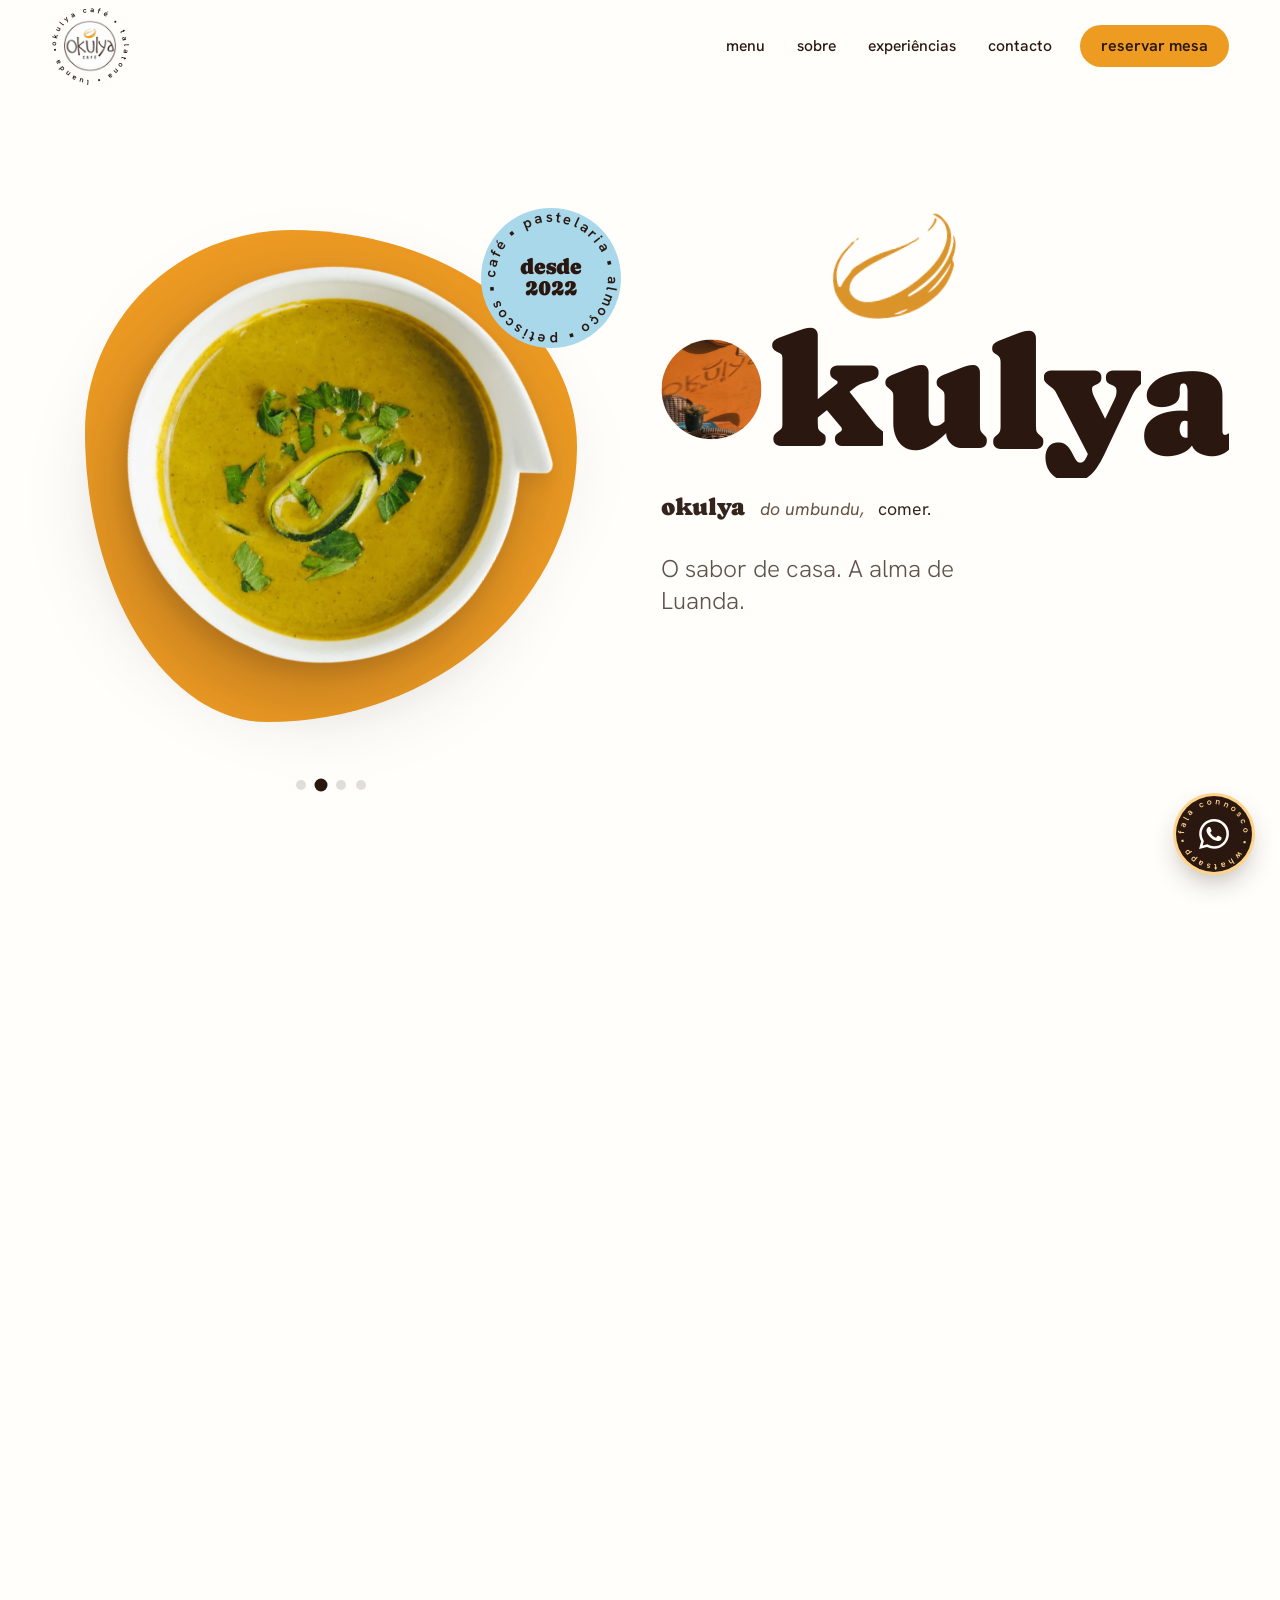
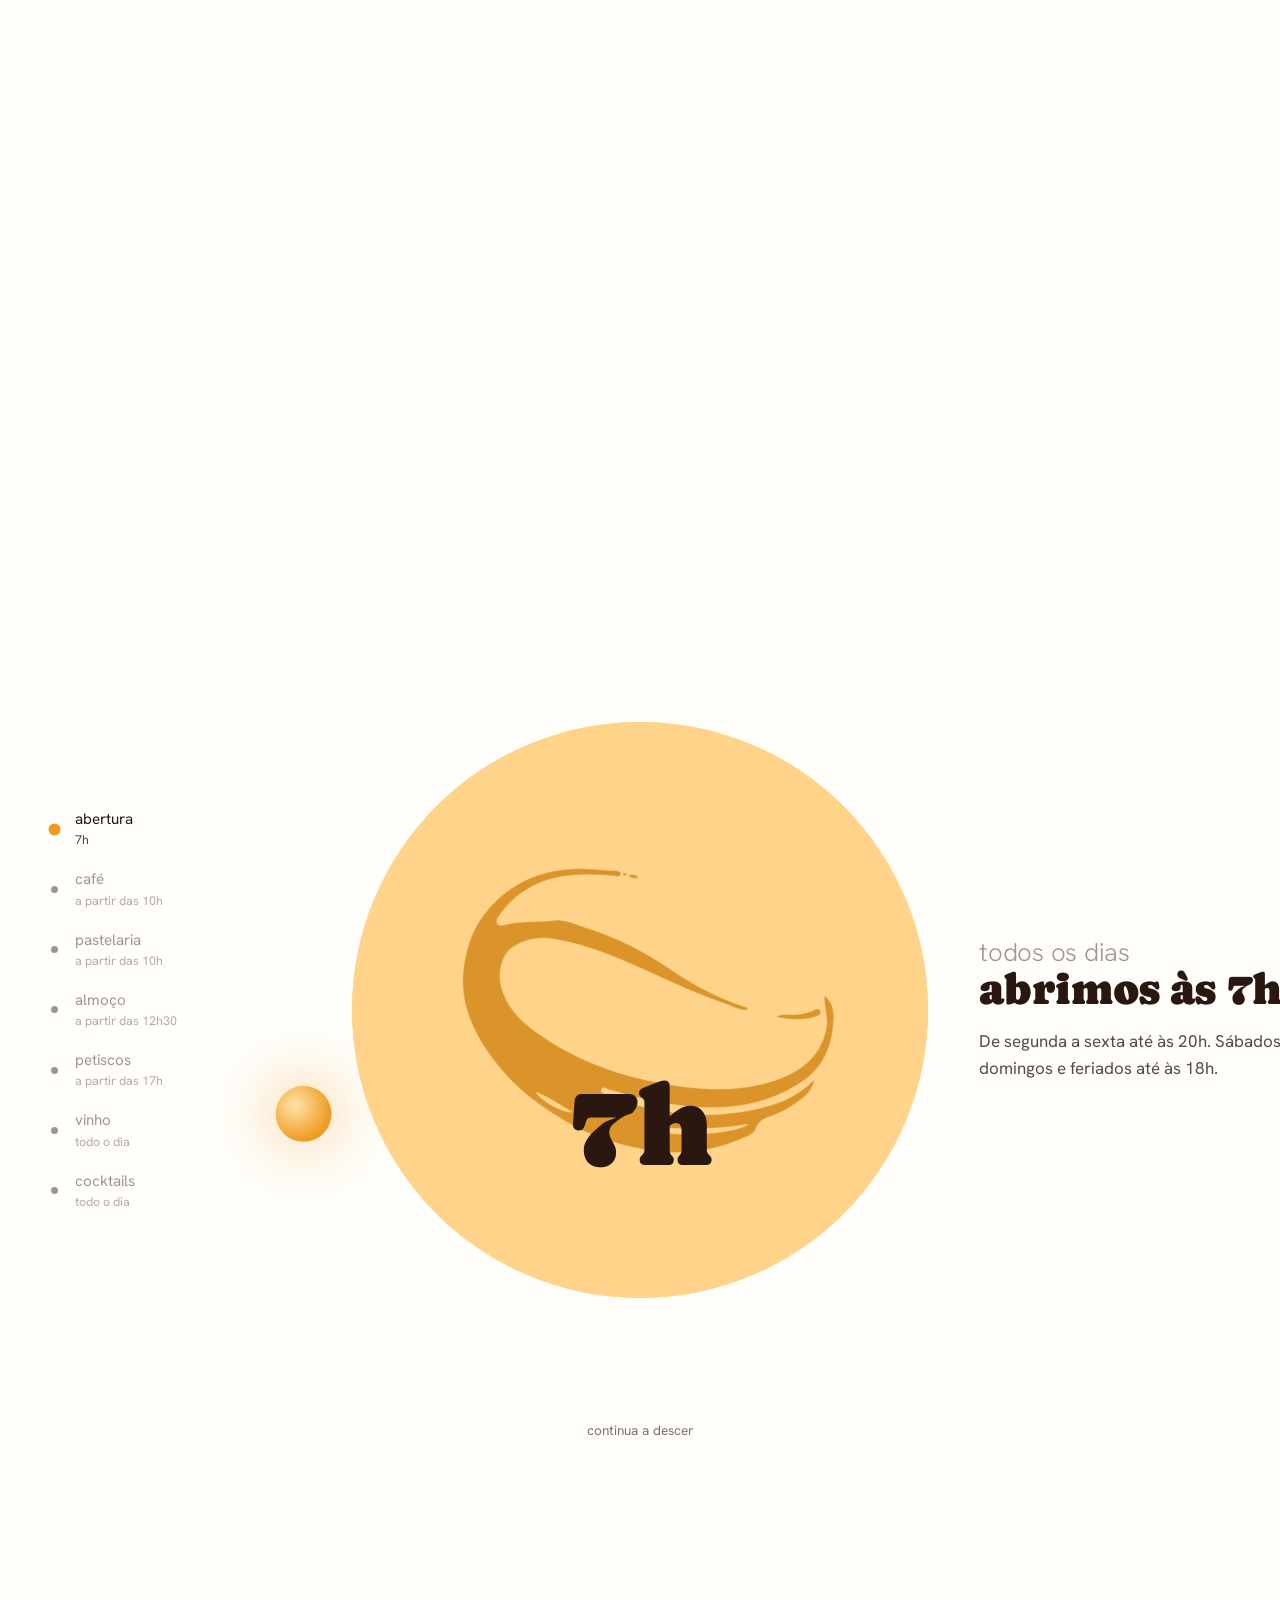
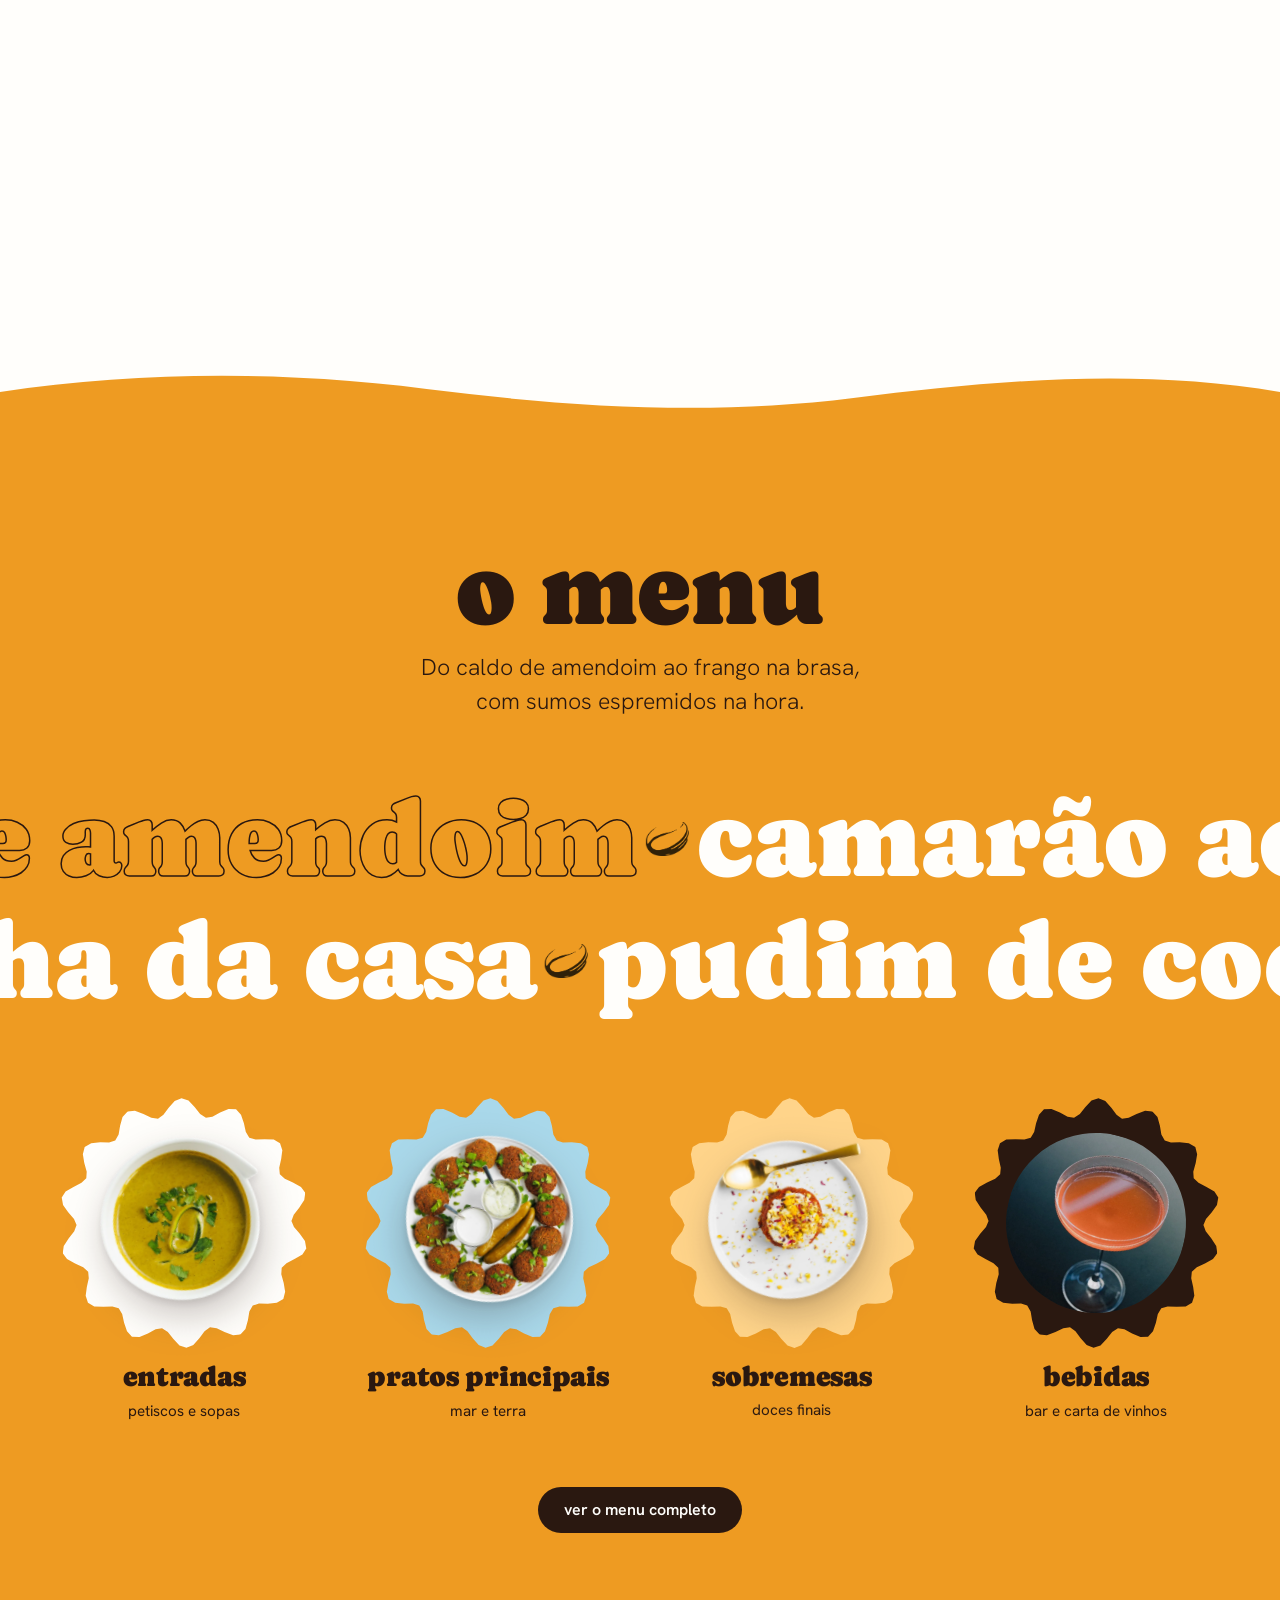
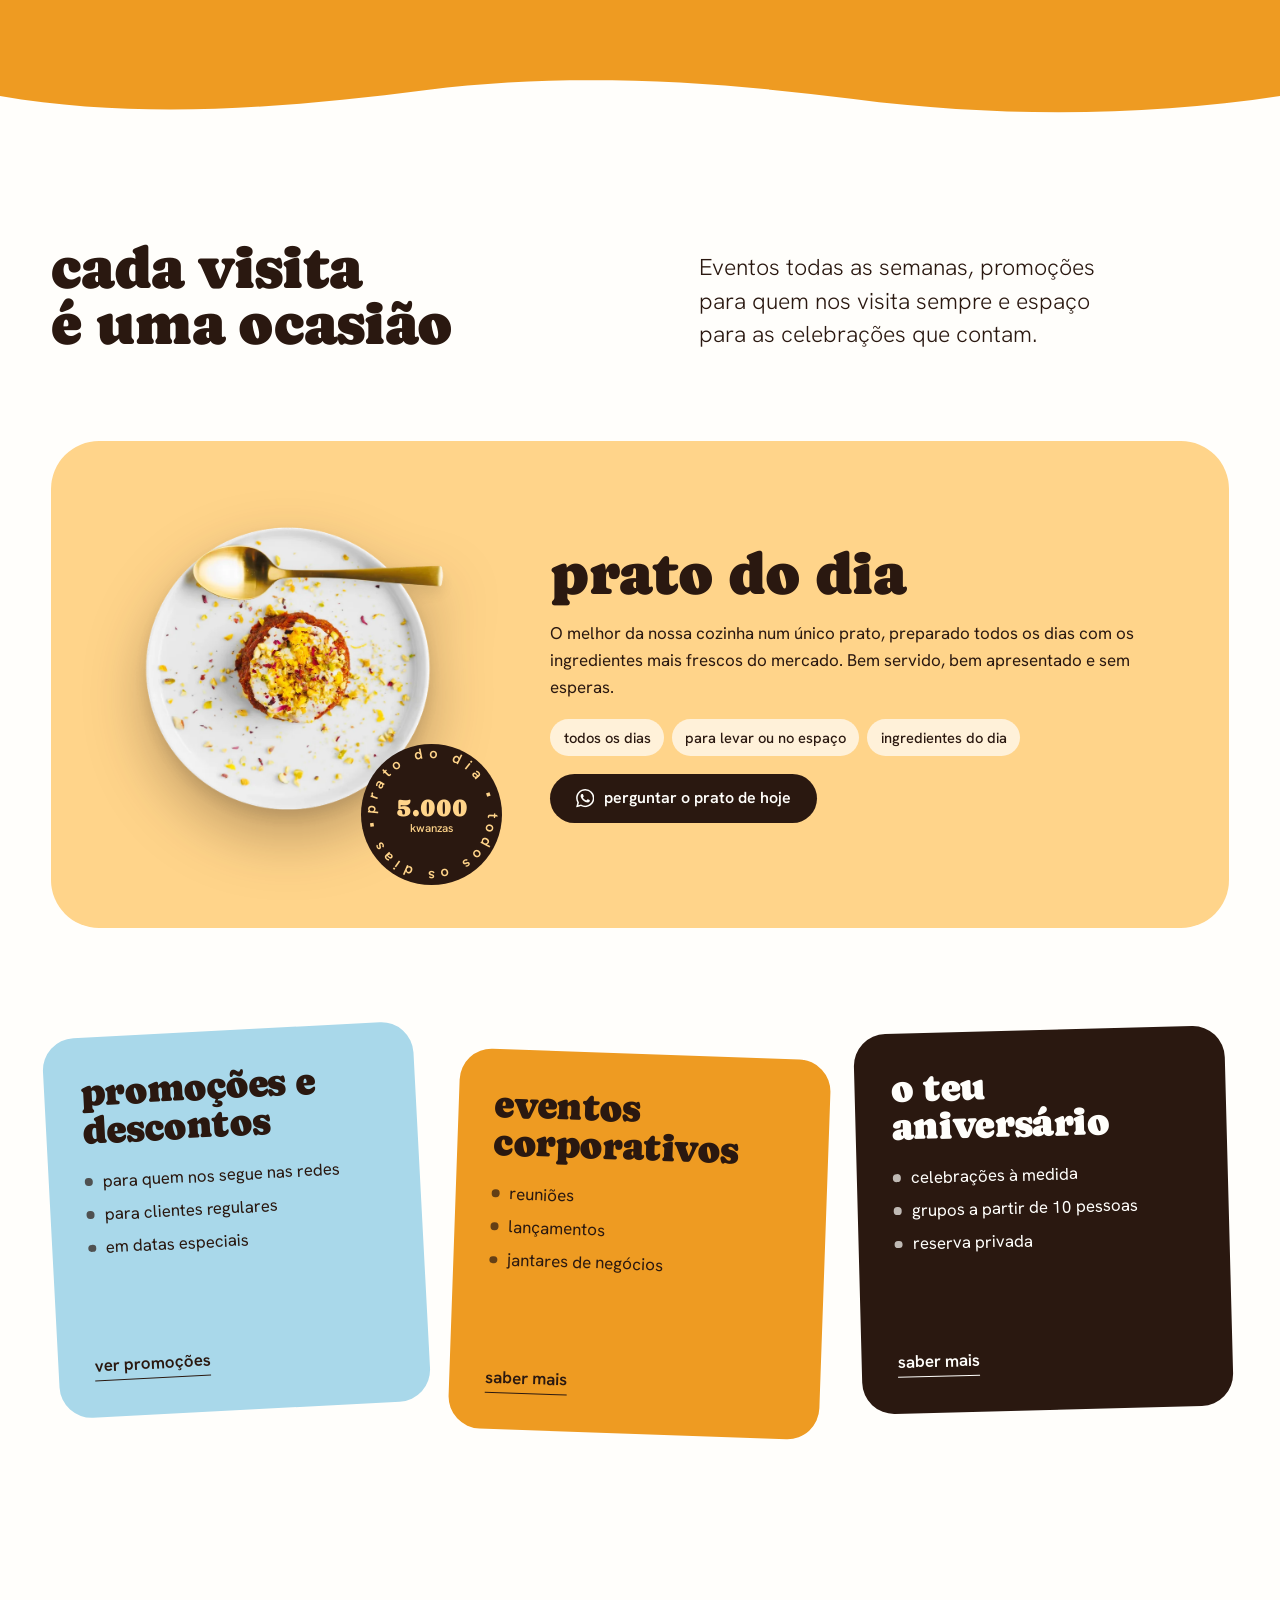
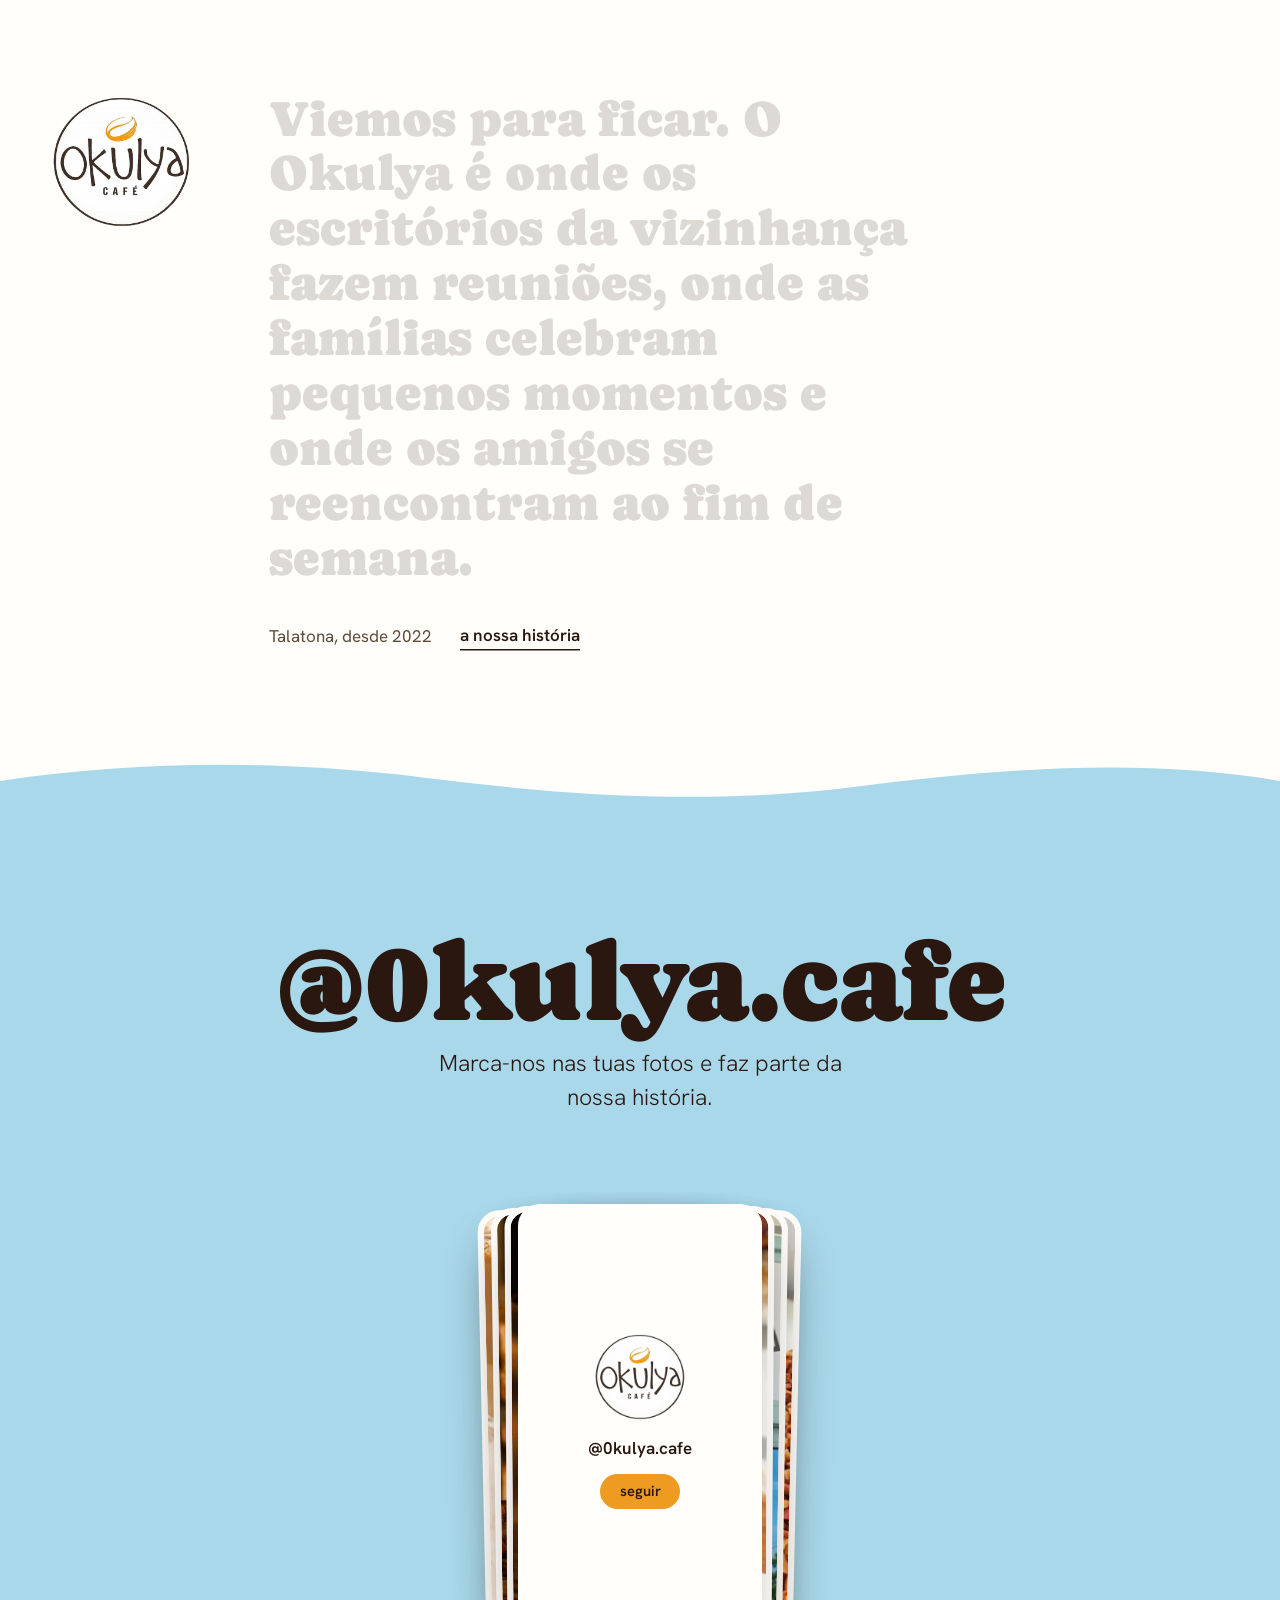
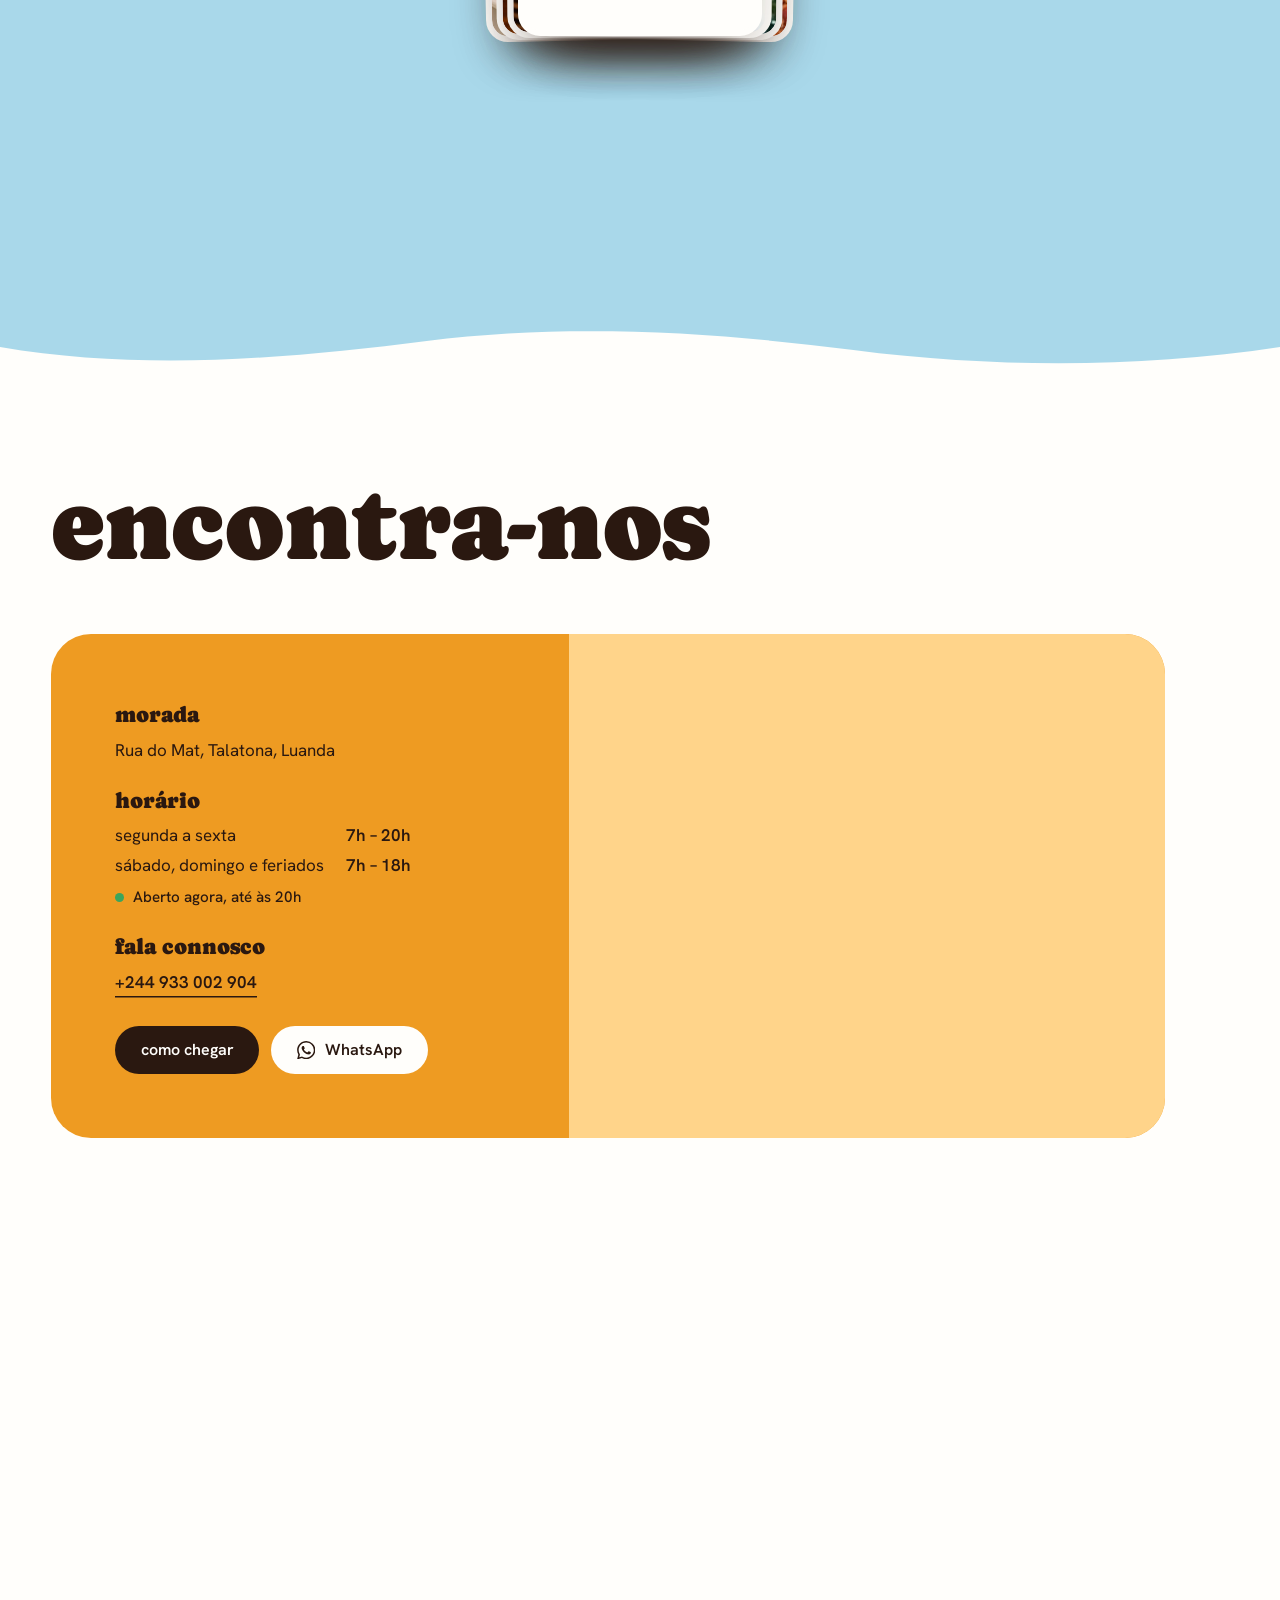
<file: index.html>
<!doctype html>
<html lang="pt-AO">
<head>
  <meta charset="utf-8">
  <meta name="viewport" content="width=device-width, initial-scale=1, viewport-fit=cover">
  <title>Okulya Café em Talatona, Luanda</title>
  <meta name="description" content="Okulya Café em Talatona, Luanda. Café, pastelaria, almoço e petiscos, com o prato do dia a 5.000 Kz. Aberto todos os dias a partir das 7h.">
  <meta name="theme-color" content="#EE9B22">
  <meta property="og:type" content="website">
  <meta property="og:title" content="Okulya Café em Talatona, Luanda">
  <meta property="og:description" content="O sabor de casa. A alma de Luanda. Café, pastelaria, almoço e petiscos em Talatona.">
  <meta property="og:image" content="assets/img/logo.webp">
  <link rel="icon" type="image/png" href="favicon.png">
  <link rel="apple-touch-icon" href="apple-touch-icon.png">
  <link rel="preconnect" href="https://fonts.googleapis.com">
  <link rel="preconnect" href="https://fonts.gstatic.com" crossorigin>
  <link href="https://fonts.googleapis.com/css2?family=Caprasimo&family=Hanken+Grotesk:ital,wght@0,300;0,400;0,500;0,600;1,400&display=swap" rel="stylesheet">
  <link rel="stylesheet" href="assets/css/style.css">
  <link rel="preload" as="image" href="assets/img/parede-okulya.webp">
  <script>document.documentElement.classList.add('js', 'is-entering');</script>
</head>
<body data-page="home">
  <a class="skip-link" href="#conteudo">Saltar para o conteúdo</a>

  <div class="pt" aria-hidden="true"><img src="assets/img/logo.webp" alt="" width="170" height="170"></div>

  <header class="site-header">
    <a class="brand" href="index.html" aria-label="Okulya Café, página inicial">
      <svg viewBox="0 0 100 100" aria-hidden="true"><defs><path id="ring-brand" d="M50,50 m-43,0 a43,43 0 1,1 86,0 a43,43 0 1,1 -86,0"/></defs><text><textPath href="#ring-brand" textLength="268">okulya café • talatona • luanda •</textPath></text></svg>
      <img src="assets/img/logo.webp" alt="" width="56" height="56">
    </a>
    <nav class="nav" aria-label="Principal">
      <a href="menu.html">menu</a>
      <a href="sobre.html">sobre</a>
      <a href="experiencias.html">experiências</a>
      <a href="#contacto">contacto</a>
      <a class="btn btn--ambar" href="https://wa.me/244933002904?text=Ol%C3%A1!%20Gostaria%20de%20reservar%20uma%20mesa%20no%20Okulya%20Caf%C3%A9." target="_blank" rel="noopener">reservar mesa</a>
    </nav>
    <button class="menu-toggle" type="button" aria-expanded="false" aria-controls="mobile-menu"><span></span><b class="visually-hidden">Abrir menu</b></button>
  </header>

  <div class="mobile-menu" id="mobile-menu">
    <div class="mobile-menu__blob" aria-hidden="true"></div>
    <ul>
      <li><a class="mm-link" href="menu.html">menu</a></li>
      <li><a class="mm-link" href="sobre.html">sobre</a></li>
      <li><a class="mm-link" href="experiencias.html">experiências</a></li>
      <li><a class="mm-link" href="#contacto">contacto</a></li>
    </ul>
    <div class="mobile-menu__foot">
      <p>Rua do Mat, Talatona, Luanda</p>
      <p><span class="status" data-status>Aberto todos os dias a partir das 7h</span></p>
      <p><a class="btn" href="https://wa.me/244933002904?text=Ol%C3%A1!%20Gostaria%20de%20reservar%20uma%20mesa%20no%20Okulya%20Caf%C3%A9." target="_blank" rel="noopener">reservar mesa</a></p>
    </div>
  </div>

  <main id="conteudo">

    <!-- ============ HERO ============ -->
    <section class="hero" aria-labelledby="hero-title">
      <!-- The photo seen through the "o". With motion, scrolling opens it until it fills the screen. -->
      <div class="hero__reveal" aria-hidden="true">
        <img class="hero__reveal-img" src="assets/img/parede-okulya.webp" alt="" width="1920" height="1080" fetchpriority="high">
        <div class="hero__shade"></div>
      </div>

      <div class="hero__stage">
        <div class="hero__blob" aria-hidden="true"></div>
        <div class="hero__plates">
          <img class="hero__plate is-active" src="assets/img/plate-1.webp" alt="Sopa cremosa com coentros" width="800" height="777">
          <img class="hero__plate" src="assets/img/plate-2.webp" alt="Prato de falafel com molhos" width="800" height="792" loading="lazy">
          <img class="hero__plate" src="assets/img/plate-3.webp" alt="Batatas com carne e molho da casa" width="800" height="735" loading="lazy">
          <img class="hero__plate" src="assets/img/plate-4.webp" alt="Prato do chefe com colher dourada" width="800" height="761" loading="lazy">
        </div>
        <div class="sticker hero__sticker" aria-hidden="true">
          <svg class="ring" viewBox="0 0 100 100"><defs><path id="ring-hero" d="M50,50 m-40,0 a40,40 0 1,1 80,0 a40,40 0 1,1 -80,0"/></defs><text><textPath href="#ring-hero" textLength="248">café • pastelaria • almoço • petiscos •</textPath></text></svg>
          <span class="sticker__core">desde<br>2022</span>
        </div>
        <div class="hero__dots" role="group" aria-label="Pratos em destaque">
          <button type="button" aria-current="true" aria-label="Prato 1"></button>
          <button type="button" aria-label="Prato 2"></button>
          <button type="button" aria-label="Prato 3"></button>
          <button type="button" aria-label="Prato 4"></button>
        </div>
      </div>

      <div class="hero__copy">
        <h1 class="hero__word" id="hero-title">
          <span class="visually-hidden">Okulya Café</span>
          <img class="hero__swoosh" src="assets/img/swoosh.webp" alt="" width="900" height="705" aria-hidden="true">
          <span class="hero__o" aria-hidden="true"><img class="hero__o-img" src="assets/img/parede-okulya-o.webp" alt="" width="480" height="480"></span><span class="hero__letters" aria-hidden="true"><span class="hero__l"><span>k</span></span><span class="hero__l"><span>u</span></span><span class="hero__l"><span>l</span></span><span class="hero__l"><span>y</span></span><span class="hero__l"><span>a</span></span></span>
        </h1>
        <p class="hero__def" data-hero-item><b>okulya</b> <i>do umbundu,</i> <span>comer.</span></p>
        <p class="hero__tag" data-hero-item>O sabor de casa. A alma de Luanda.</p>
        <div class="hero__actions" data-hero-item>
          <a class="btn" href="menu.html">ver o menu</a>
          <a class="btn btn--line" href="#contacto">como chegar</a>
        </div>
        <p data-hero-item><span class="status" data-status>Aberto todos os dias a partir das 7h</span></p>
      </div>

      <a class="hero__cue" href="#o-dia"><span>o nosso dia</span><i></i></a>

      <!-- Appears on the photo once it has filled the screen: the start of "um dia no okulya" -->
      <div class="hero__after" aria-hidden="true">
        <p class="display-l"><span class="line-mask"><span>um dia</span></span><span class="line-mask"><span>no okulya</span></span></p>
        <p class="lede">Abrimos às 7h e a cozinha acompanha o dia: café e pastelaria de manhã, almoço ao meio-dia, petiscos ao fim da tarde.</p>
      </div>
    </section>

    <!-- ============ THE DAY (porthole) ============ -->
    <section class="dia" id="o-dia" aria-labelledby="dia-title">
      <div class="dia__intro">
        <h2 class="display-l" id="dia-title" data-rise><span class="line-mask"><span>um dia</span></span><span class="line-mask"><span>no okulya</span></span></h2>
        <p class="lede">Abrimos às 7h e a cozinha acompanha o dia: café e pastelaria de manhã, almoço ao meio-dia, petiscos ao fim da tarde.</p>
      </div>

      <div class="dia__stage">
        <div class="dia__sun" aria-hidden="true"></div>
        <div class="dia__index" aria-label="Momentos do dia">
          <button type="button" data-step="0"><span>abertura<small>7h</small></span></button>
          <button type="button" data-step="1"><span>café<small>a partir das 10h</small></span></button>
          <button type="button" data-step="2"><span>pastelaria<small>a partir das 10h</small></span></button>
          <button type="button" data-step="3"><span>almoço<small>a partir das 12h30</small></span></button>
          <button type="button" data-step="4"><span>petiscos<small>a partir das 17h</small></span></button>
          <button type="button" data-step="5"><span>vinho<small>todo o dia</small></span></button>
          <button type="button" data-step="6"><span>cocktails<small>todo o dia</small></span></button>
        </div>
        <img class="dia__cutout dia__cutout--a" src="assets/img/plate-2.webp" alt="" width="800" height="792" loading="lazy" aria-hidden="true">
        <img class="dia__cutout dia__cutout--b" src="assets/img/plate-3.webp" alt="" width="800" height="735" loading="lazy" aria-hidden="true">

        <ol class="dia__steps">
          <li class="dia__step">
            <div class="dia__circle"><div class="dia__img dia__img--open"><img src="assets/img/swoosh.webp" alt="" width="900" height="705"><span>7h</span></div></div>
            <div class="dia__caption">
              <h3 class="duo"><span class="light">todos os dias</span><span class="dark">abrimos às 7h</span></h3>
              <p class="desc">De segunda a sexta até às 20h. Sábados, domingos e feriados até às 18h.</p>
            </div>
          </li>
          <li class="dia__step">
            <div class="dia__circle"><div class="dia__img"><img src="assets/img/day-coffee.webp" alt="Barista a preparar café na máquina de espresso" width="1000" height="1500" loading="lazy"></div></div>
            <div class="dia__caption">
              <h3 class="duo"><span class="light">a partir das 10h</span><span class="dark">café</span></h3>
              <p class="desc">Grãos escolhidos pelo seu carácter e torrados para realçar o melhor de cada um. Do espresso rápido ao cappuccino demorado, a manhã é ao teu ritmo.</p>
              <a class="link" href="menu.html#bebidas">ver bebidas</a>
            </div>
          </li>
          <li class="dia__step">
            <div class="dia__circle"><div class="dia__img"><img src="assets/img/day-pastry.webp" alt="Torradas, compota e sumo de laranja" width="1000" height="1500" loading="lazy"></div></div>
            <div class="dia__caption">
              <h3 class="duo"><span class="light">a partir das 10h</span><span class="dark">pastelaria</span></h3>
              <p class="desc">Feita fresca todas as manhãs, com técnicas clássicas e ingredientes da estação. Croissants, brioches e os especiais do dia.</p>
              <a class="link" href="menu.html#sobremesas">ver doces</a>
            </div>
          </li>
          <li class="dia__step">
            <div class="dia__circle"><div class="dia__img"><img src="assets/img/day-salad.webp" alt="Taça de salada com grão, legumes e queijo" width="1000" height="1250" loading="lazy"></div></div>
            <div class="dia__caption">
              <h3 class="duo"><span class="light">a partir das 12h30</span><span class="dark">almoço</span></h3>
              <p class="desc">Leve, da estação e sem complicações. Pratos simples e generosos, e o prato do dia por 5.000 Kz.</p>
              <a class="link" href="menu.html#pratos">ver pratos</a>
            </div>
          </li>
          <li class="dia__step">
            <div class="dia__circle"><div class="dia__img"><img src="assets/img/day-snacks.webp" alt="Petisco servido num prato fundo" width="1000" height="1500" loading="lazy"></div></div>
            <div class="dia__caption">
              <h3 class="duo"><span class="light">a partir das 17h</span><span class="dark">petiscos</span></h3>
              <p class="desc">Para partilhar e comer com calma. Uns vêm das tradições daqui, outros de mais longe, e todos combinam com um copo.</p>
              <a class="link" href="menu.html#entradas">ver petiscos</a>
            </div>
          </li>
          <li class="dia__step">
            <div class="dia__circle"><div class="dia__img"><img src="assets/img/day-wine.webp" alt="Garrafa e copo de vinho branco numa mesa de mármore" width="1000" height="1500" loading="lazy"></div></div>
            <div class="dia__caption">
              <h3 class="duo"><span class="light">servido todo o dia</span><span class="dark">vinho</span></h3>
              <p class="desc">Uma carta feita de curiosidade e conversa: pequenos produtores, vinhos descontraídos mas pensados.</p>
              <a class="link" href="menu.html#bebidas">ver a carta</a>
            </div>
          </li>
          <li class="dia__step">
            <div class="dia__circle"><div class="dia__img"><img src="assets/img/day-cocktails.webp" alt="Cocktail rosado num copo de pé" width="1000" height="1500" loading="lazy"></div></div>
            <div class="dia__caption">
              <h3 class="duo"><span class="light">servido todo o dia</span><span class="dark">cocktails</span></h3>
              <p class="desc">Feitos com o que está fresco e com produtores locais. Simples, expressivos e discretamente inventivos.</p>
              <a class="link" href="menu.html#bebidas">ver cocktails</a>
            </div>
          </li>
        </ol>
        <p class="dia__hint" aria-hidden="true">continua a descer</p>
      </div>
    </section>

    <!-- ============ MENU (loud band) ============ -->
    <section class="menu-band wavy" id="menu" aria-labelledby="menu-title">
      <div class="menu-band__head wrap">
        <h2 class="display-l" id="menu-title" data-rise><span class="line-mask"><span>o menu</span></span></h2>
        <p class="lede">Do caldo de amendoim ao frango na brasa, com sumos espremidos na hora.</p>
      </div>

      <div class="menu-band__clip" aria-hidden="true">
        <div class="marquee" data-marquee="1">
          <div class="marquee__track">
            <span class="marquee__item marquee__item--outline">caldo de amendoim</span><span class="marquee__sep"><img src="assets/img/swoosh.webp" alt=""></span>
            <span class="marquee__item marquee__item--fill">camarão ao alho</span><span class="marquee__sep"><img src="assets/img/swoosh.webp" alt=""></span>
            <span class="marquee__item marquee__item--outline">polvo grelhado</span><span class="marquee__sep"><img src="assets/img/swoosh.webp" alt=""></span>
            <span class="marquee__item marquee__item--fill">frango na brasa</span><span class="marquee__sep"><img src="assets/img/swoosh.webp" alt=""></span>
            <span class="marquee__item marquee__item--outline">costela premium</span><span class="marquee__sep"><img src="assets/img/swoosh.webp" alt=""></span>
          </div>
        </div>
        <div class="marquee" data-marquee="-1">
          <div class="marquee__track">
            <span class="marquee__item marquee__item--fill">pudim de coco</span><span class="marquee__sep"><img src="assets/img/swoosh.webp" alt=""></span>
            <span class="marquee__item marquee__item--outline">mousse de maracujá</span><span class="marquee__sep"><img src="assets/img/swoosh.webp" alt=""></span>
            <span class="marquee__item marquee__item--fill">sumos naturais</span><span class="marquee__sep"><img src="assets/img/swoosh.webp" alt=""></span>
            <span class="marquee__item marquee__item--outline">semifrio de amendoim</span><span class="marquee__sep"><img src="assets/img/swoosh.webp" alt=""></span>
            <span class="marquee__item marquee__item--fill">caipirinha da casa</span><span class="marquee__sep"><img src="assets/img/swoosh.webp" alt=""></span>
          </div>
        </div>
      </div>

      <div class="wrap">
        <ul class="cats">
          <li>
            <a class="cat" data-pop href="menu.html#entradas" data-cursor="ver">
              <span class="cat__badge" style="--c: var(--cal)"><img src="assets/img/plate-1.webp" alt="" width="800" height="777" loading="lazy"></span>
              <h3>entradas</h3>
              <p>petiscos e sopas</p>
            </a>
          </li>
          <li>
            <a class="cat" data-pop href="menu.html#pratos" data-cursor="ver">
              <span class="cat__badge" style="--c: var(--ceu)"><img src="assets/img/plate-2.webp" alt="" width="800" height="792" loading="lazy"></span>
              <h3>pratos principais</h3>
              <p>mar e terra</p>
            </a>
          </li>
          <li>
            <a class="cat" data-pop href="menu.html#sobremesas" data-cursor="ver">
              <span class="cat__badge" style="--c: var(--mel)"><img src="assets/img/plate-4.webp" alt="" width="800" height="761" loading="lazy"></span>
              <h3>sobremesas</h3>
              <p>doces finais</p>
            </a>
          </li>
          <li>
            <a class="cat" data-pop href="menu.html#bebidas" data-cursor="ver">
              <span class="cat__badge cat__badge--photo" style="--c: var(--cafe)"><img src="assets/img/day-cocktails.webp" alt="" width="1000" height="1500" loading="lazy"></span>
              <h3>bebidas</h3>
              <p>bar e carta de vinhos</p>
            </a>
          </li>
        </ul>
        <div class="menu-band__cta"><a class="btn" href="menu.html">ver o menu completo</a></div>
      </div>
    </section>

    <!-- ============ EXPERIENCES ============ -->
    <section class="exp" aria-labelledby="exp-title">
      <div class="wrap">
        <div class="exp__head">
          <h2 class="display-m" id="exp-title" data-rise><span class="line-mask"><span>cada visita</span></span><span class="line-mask"><span>é uma ocasião</span></span></h2>
          <p class="lede">Eventos todas as semanas, promoções para quem nos visita sempre e espaço para as celebrações que contam.</p>
        </div>

        <article class="prato">
          <div class="prato__visual">
            <img src="assets/img/plate-4.webp" alt="Prato do dia empratado" width="800" height="761" loading="lazy">
            <div class="sticker prato__price" data-pop>
              <svg class="ring" viewBox="0 0 100 100" aria-hidden="true"><defs><path id="ring-prato" d="M50,50 m-40,0 a40,40 0 1,1 80,0 a40,40 0 1,1 -80,0"/></defs><text><textPath href="#ring-prato" textLength="248">prato do dia • todos os dias •</textPath></text></svg>
              <span class="sticker__core">5.000<small>kwanzas</small></span>
            </div>
          </div>
          <div class="prato__copy">
            <h3 class="display-m">prato do dia</h3>
            <p class="prose">O melhor da nossa cozinha num único prato, preparado todos os dias com os ingredientes mais frescos do mercado. Bem servido, bem apresentado e sem esperas.</p>
            <ul class="prato__facts">
              <li>todos os dias</li>
              <li>para levar ou no espaço</li>
              <li>ingredientes do dia</li>
            </ul>
            <a class="btn" href="https://wa.me/244933002904?text=Ol%C3%A1!%20Qual%20%C3%A9%20o%20prato%20do%20dia%20hoje%3F" target="_blank" rel="noopener">
              <svg viewBox="0 0 24 24" aria-hidden="true" fill="currentColor"><use href="#i-wa"/></svg>
              perguntar o prato de hoje
            </a>
          </div>
        </article>

        <div class="cards">
          <article class="card">
            <div>
              <h3>promoções e descontos</h3>
              <ul>
                <li>para quem nos segue nas redes</li>
                <li>para clientes regulares</li>
                <li>em datas especiais</li>
              </ul>
            </div>
            <a class="link" href="experiencias.html#promocoes">ver promoções</a>
          </article>
          <article class="card">
            <div>
              <h3>eventos corporativos</h3>
              <ul>
                <li>reuniões</li>
                <li>lançamentos</li>
                <li>jantares de negócios</li>
              </ul>
            </div>
            <a class="link" href="experiencias.html#corporativos">saber mais</a>
          </article>
          <article class="card">
            <div>
              <h3>o teu aniversário</h3>
              <ul>
                <li>celebrações à medida</li>
                <li>grupos a partir de 10 pessoas</li>
                <li>reserva privada</li>
              </ul>
            </div>
            <a class="link" href="experiencias.html#aniversarios">saber mais</a>
          </article>
        </div>
      </div>
    </section>

    <!-- ============ ABOUT teaser ============ -->
    <section class="home-about" aria-labelledby="about-title">
      <div class="wrap home-about__grid">
        <img class="home-about__mark" src="assets/img/logo.webp" alt="" width="150" height="150" loading="lazy" data-pop>
        <div>
          <h2 class="visually-hidden" id="about-title">Sobre o Okulya</h2>
          <p class="fill-text" data-fill>Viemos para ficar. O Okulya é onde os escritórios da vizinhança fazem reuniões, onde as famílias celebram pequenos momentos e onde os amigos se reencontram ao fim de semana.</p>
          <div class="home-about__foot">
            <span class="muted">Talatona, desde 2022</span>
            <a class="link" href="sobre.html">a nossa história</a>
          </div>
        </div>
      </div>
    </section>

    <!-- ============ INSTAGRAM ============ -->
    <section class="insta wavy" aria-labelledby="insta-title">
      <div class="insta__head wrap">
        <h2 class="display-l" id="insta-title" data-rise><span class="line-mask"><span>@0kulya.cafe</span></span></h2>
        <p class="lede">Marca-nos nas tuas fotos e faz parte da nossa história.</p>
      </div>
      <div class="insta__clip">
        <div class="fan">
          <a class="fan__card" style="--i:-3;--a:3" href="https://www.instagram.com/0kulya.cafe/" target="_blank" rel="noopener" data-cursor="ver"><img src="assets/img/instagram/post-03.jpg" alt="Tosta mista com café com leite" width="240" height="427" loading="lazy"></a>
          <a class="fan__card" style="--i:-2;--a:2" href="https://www.instagram.com/0kulya.cafe/" target="_blank" rel="noopener" data-cursor="ver"><img src="assets/img/instagram/post-02.jpg" alt="Três sumos naturais à frente do logótipo do Okulya" width="240" height="426" loading="lazy"></a>
          <a class="fan__card" style="--i:-1;--a:1" href="https://www.instagram.com/0kulya.cafe/" target="_blank" rel="noopener" data-cursor="ver"><img src="assets/img/instagram/post-06.jpg" alt="Espresso a sair da máquina para a chávena" width="240" height="426" loading="lazy"></a>
          <div class="fan__card fan__card--profile" style="--i:0;--a:0">
            <img src="assets/img/logo.webp" alt="" width="92" height="92" loading="lazy">
            <b>@0kulya.cafe</b>
            <a class="btn btn--ambar" href="https://www.instagram.com/0kulya.cafe/" target="_blank" rel="noopener">seguir</a>
          </div>
          <a class="fan__card" style="--i:1;--a:1" href="https://www.instagram.com/0kulya.cafe/" target="_blank" rel="noopener" data-cursor="ver"><img src="assets/img/instagram/post-01.jpg" alt="Sumo de laranja e fatia de bolo de chocolate" width="240" height="427" loading="lazy"></a>
          <a class="fan__card" style="--i:2;--a:2" href="https://www.instagram.com/0kulya.cafe/" target="_blank" rel="noopener" data-cursor="ver"><img src="assets/img/instagram/post-05.jpg" alt="Letreiro do Okulya Café com janelas azuis" width="240" height="427" loading="lazy"></a>
          <a class="fan__card" style="--i:3;--a:3" href="https://www.instagram.com/0kulya.cafe/" target="_blank" rel="noopener" data-cursor="ver"><img src="assets/img/instagram/post-04.jpg" alt="Bolo de jinguba crocante a ser cortado" width="240" height="426" loading="lazy"></a>
        </div>
      </div>
    </section>

    <!-- ============ VISIT ============ -->
    <section class="visit" id="contacto" aria-labelledby="visit-title">
      <div class="wrap">
        <h2 class="display-l" id="visit-title" data-rise style="margin-bottom: clamp(32px, 5vw, 64px)"><span class="line-mask"><span>encontra-nos</span></span></h2>
        <div class="visit__card">
          <div class="visit__info">
            <dl>
              <div>
                <dt>morada</dt>
                <dd>Rua do Mat, Talatona, Luanda</dd>
              </div>
              <div>
                <dt>horário</dt>
                <dd class="hours"><span>segunda a sexta</span><span>7h – 20h</span><span>sábado, domingo e feriados</span><span>7h – 18h</span></dd>
                <dd><span class="status" data-status>Aberto todos os dias a partir das 7h</span></dd>
              </div>
              <div>
                <dt>fala connosco</dt>
                <dd><a class="link" href="tel:+244933002904">+244 933 002 904</a></dd>
              </div>
            </dl>
            <div class="visit__actions">
              <a class="btn" href="https://www.google.com/maps/dir/?api=1&amp;destination=-8.9171841,13.1995378" target="_blank" rel="noopener">como chegar</a>
              <a class="btn btn--light" href="https://wa.me/244933002904?text=Ol%C3%A1!%20Gostaria%20de%20saber%20mais%20sobre%20o%20Okulya%20Caf%C3%A9." target="_blank" rel="noopener">
                <svg viewBox="0 0 24 24" aria-hidden="true" fill="currentColor"><use href="#i-wa"/></svg>
                WhatsApp
              </a>
            </div>
          </div>
          <div class="visit__map">
            <iframe title="Mapa com a localização do Okulya Café em Talatona" src="https://maps.google.com/maps?q=-8.9171841,13.1995378&amp;z=16&amp;output=embed" loading="lazy" referrerpolicy="no-referrer-when-downgrade"></iframe>
          </div>
          <a class="visit__tab" href="https://www.google.com/maps/dir/?api=1&amp;destination=-8.9171841,13.1995378" target="_blank" rel="noopener">como chegar</a>
        </div>
      </div>
    </section>

  </main>

  <footer class="site-footer">
    <div class="wrap">
      <div class="footer__grid">
        <h2>Passa hoje por cá.</h2>
        <div>
          <h3>visita</h3>
          <ul>
            <li>Rua do Mat, Talatona, Luanda</li>
            <li>seg. a sex. 7h – 20h</li>
            <li>sáb., dom. e feriados 7h – 18h</li>
          </ul>
        </div>
        <div>
          <h3>fala connosco</h3>
          <ul>
            <li><a href="https://wa.me/244933002904" target="_blank" rel="noopener">WhatsApp</a></li>
            <li><a href="tel:+244933002904">+244 933 002 904</a></li>
          </ul>
        </div>
        <div>
          <h3>segue</h3>
          <ul>
            <li><a href="https://www.instagram.com/0kulya.cafe/" target="_blank" rel="noopener">Instagram</a></li>
            <li><a href="https://www.facebook.com/profile.php?id=100083340589429" target="_blank" rel="noopener">Facebook</a></li>
            <li><a href="https://www.tiktok.com/@0kulya.cafe" target="_blank" rel="noopener">TikTok</a></li>
            <li><a href="https://www.linkedin.com/company/okulya" target="_blank" rel="noopener">LinkedIn</a></li>
            <li><a href="https://www.tripadvisor.co.uk/Restaurant_Review-g293763-d33320831-Reviews-Okulya_Cafe-Luanda_Luanda_Province.html" target="_blank" rel="noopener">TripAdvisor</a></li>
          </ul>
        </div>
      </div>
      <div class="footer__legal">
        <span>© <span data-year>2026</span> Okulya Café, Talatona, Luanda</span>
        <span class="footer__links"><a href="menu.html">menu</a><a href="sobre.html">sobre</a><a href="experiencias.html">experiências</a></span>
      </div>
    </div>
    <p class="footer__word" aria-hidden="true">okulya</p>
  </footer>

  <a class="sticker wa" href="https://wa.me/244933002904?text=Ol%C3%A1!%20Gostaria%20de%20saber%20mais%20sobre%20o%20Okulya%20Caf%C3%A9." target="_blank" rel="noopener" aria-label="Fala connosco no WhatsApp">
    <svg class="ring" viewBox="0 0 100 100" aria-hidden="true"><defs><path id="ring-wa" d="M50,50 m-39,0 a39,39 0 1,1 78,0 a39,39 0 1,1 -78,0"/></defs><text><textPath href="#ring-wa" textLength="240">fala connosco • whatsapp •</textPath></text></svg>
    <svg class="wa__icon" viewBox="0 0 24 24" aria-hidden="true"><use href="#i-wa"/></svg>
  </a>

  <svg width="0" height="0" style="position:absolute" aria-hidden="true">
    <symbol id="i-wa" viewBox="0 0 24 24"><path d="M17.472 14.382c-.297-.149-1.758-.867-2.03-.967-.273-.099-.471-.148-.67.15-.197.297-.767.966-.94 1.164-.173.199-.347.223-.644.075-.297-.15-1.255-.463-2.39-1.475-.883-.788-1.48-1.761-1.653-2.059-.173-.297-.018-.458.13-.606.134-.133.298-.347.446-.52.149-.174.198-.298.298-.497.099-.198.05-.371-.025-.52-.075-.149-.669-1.612-.916-2.207-.242-.579-.487-.5-.669-.51-.173-.008-.371-.01-.57-.01-.198 0-.52.074-.792.372-.272.297-1.04 1.016-1.04 2.479 0 1.462 1.065 2.875 1.213 3.074.149.198 2.096 3.2 5.077 4.487.709.306 1.262.489 1.694.625.712.227 1.36.195 1.871.118.571-.085 1.758-.719 2.006-1.413.248-.694.248-1.289.173-1.413-.074-.124-.272-.198-.57-.347m-5.421 7.403h-.004a9.87 9.87 0 0 1-5.031-1.378l-.361-.214-3.741.982.998-3.648-.235-.374a9.86 9.86 0 0 1-1.51-5.26c.001-5.45 4.436-9.884 9.888-9.884 2.64 0 5.122 1.03 6.988 2.898a9.825 9.825 0 0 1 2.893 6.994c-.003 5.45-4.437 9.884-9.885 9.884m8.413-18.297A11.815 11.815 0 0 0 12.05 0C5.495 0 .16 5.335.157 11.892c0 2.096.547 4.142 1.588 5.945L.057 24l6.305-1.654a11.882 11.882 0 0 0 5.683 1.448h.005c6.554 0 11.89-5.335 11.893-11.893a11.821 11.821 0 0 0-3.48-8.413z"/></symbol>
  </svg>

  <script src="assets/vendor/gsap.min.js" defer></script>
  <script src="assets/vendor/ScrollTrigger.min.js" defer></script>
  <script src="assets/vendor/lenis.min.js" defer></script>
  <script src="assets/js/main.js" defer></script>
</body>
</html>
</file>
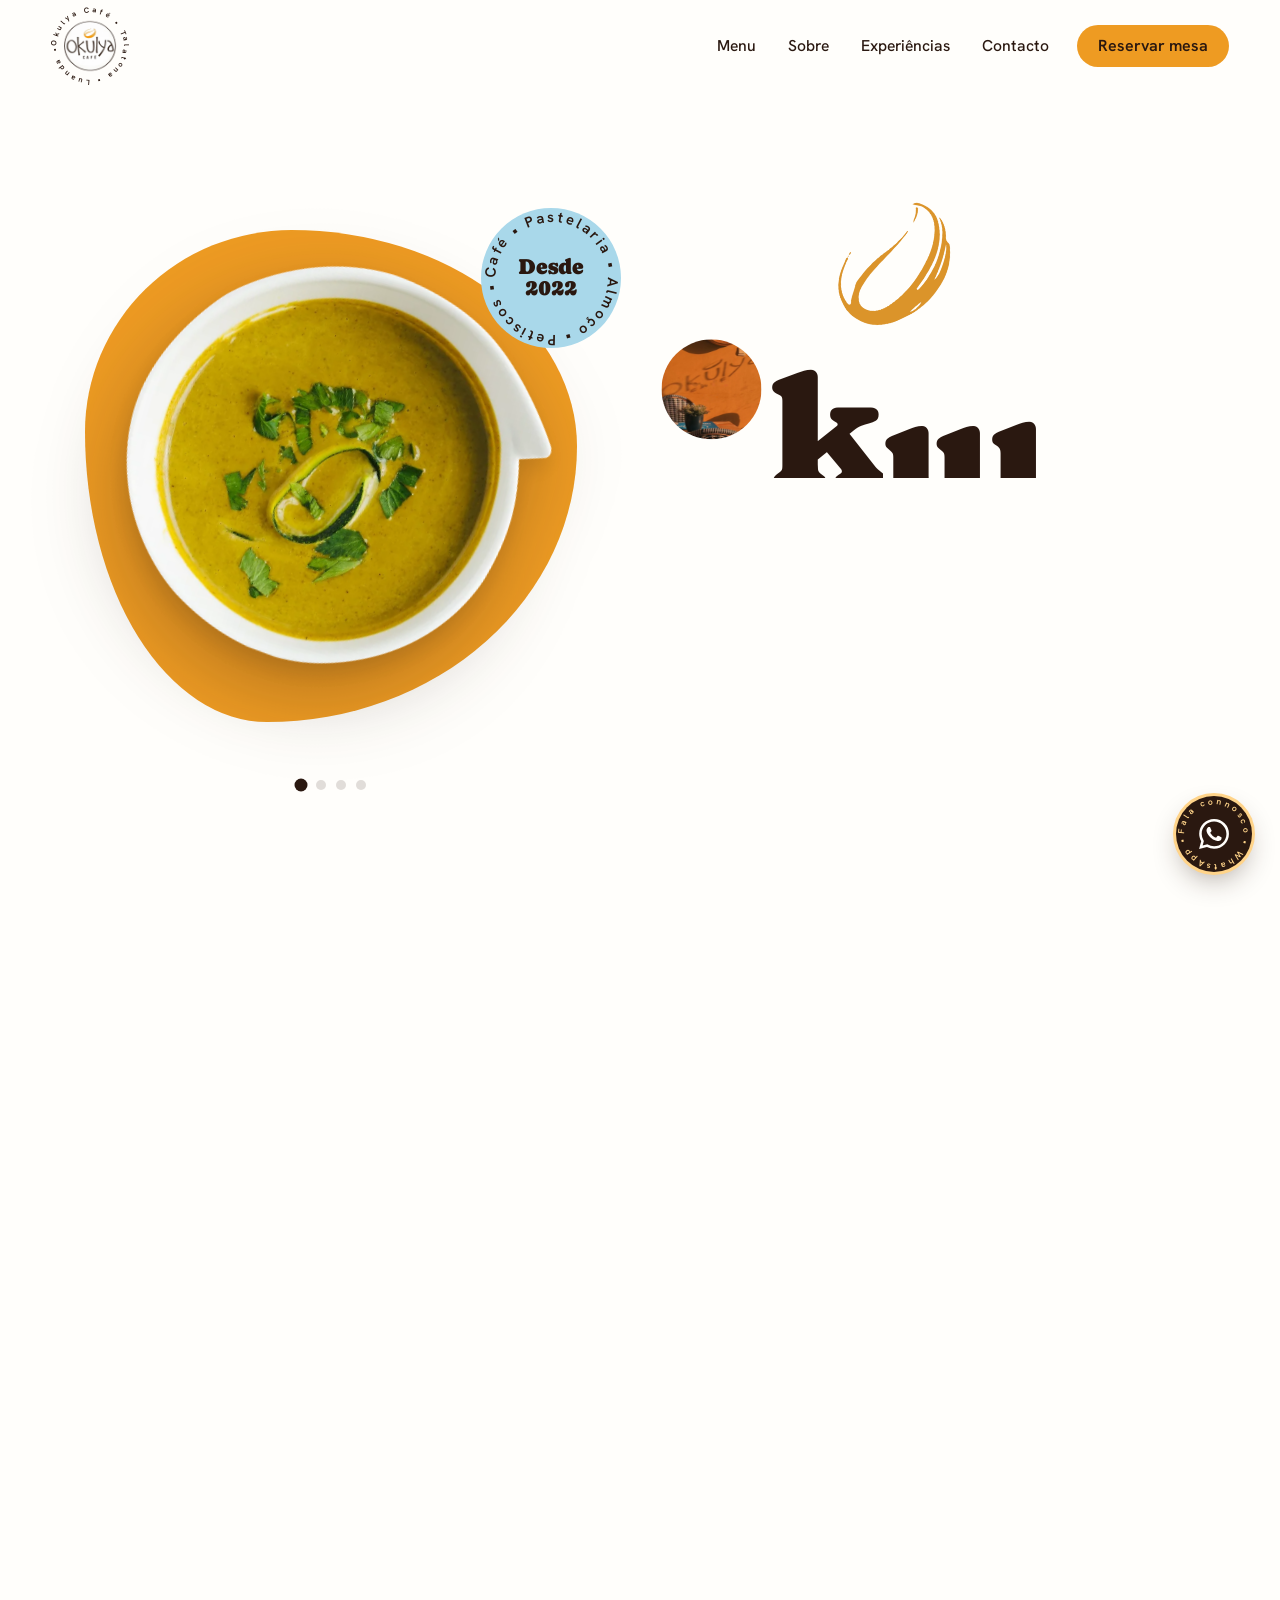
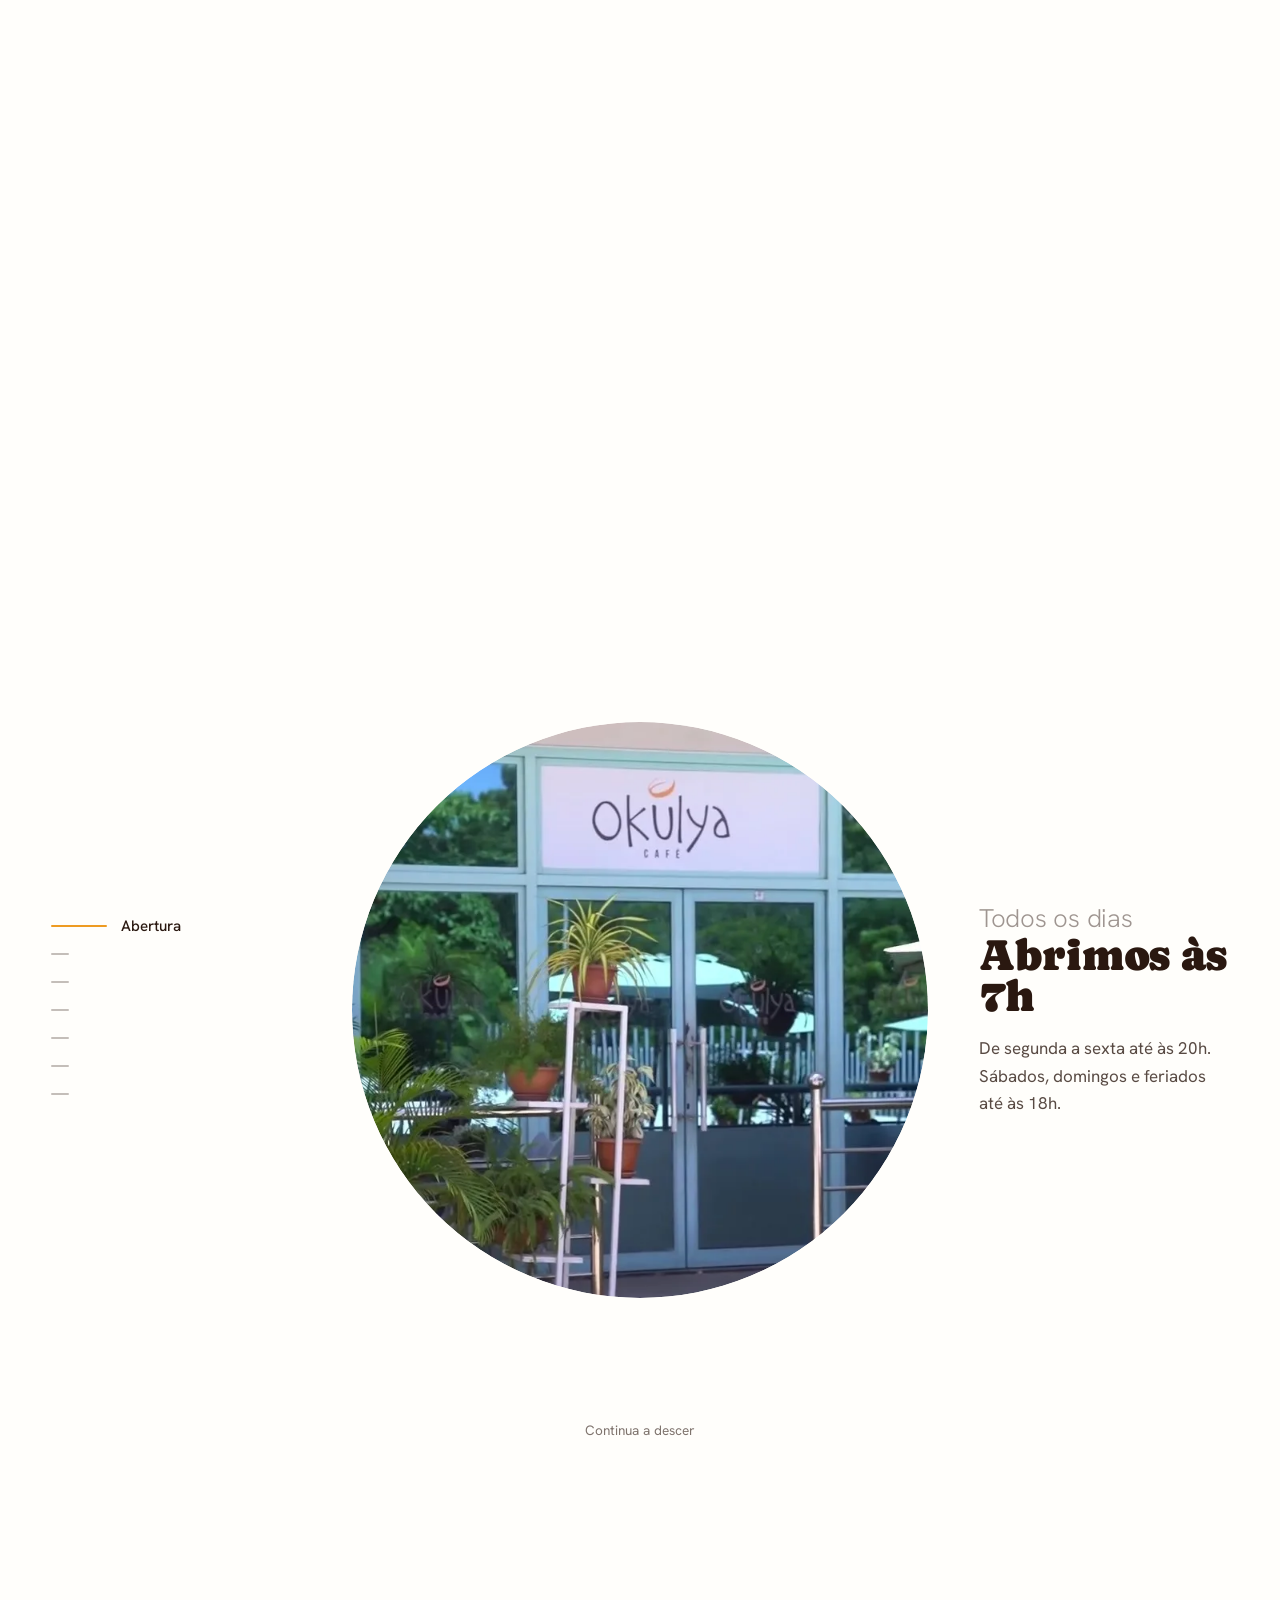
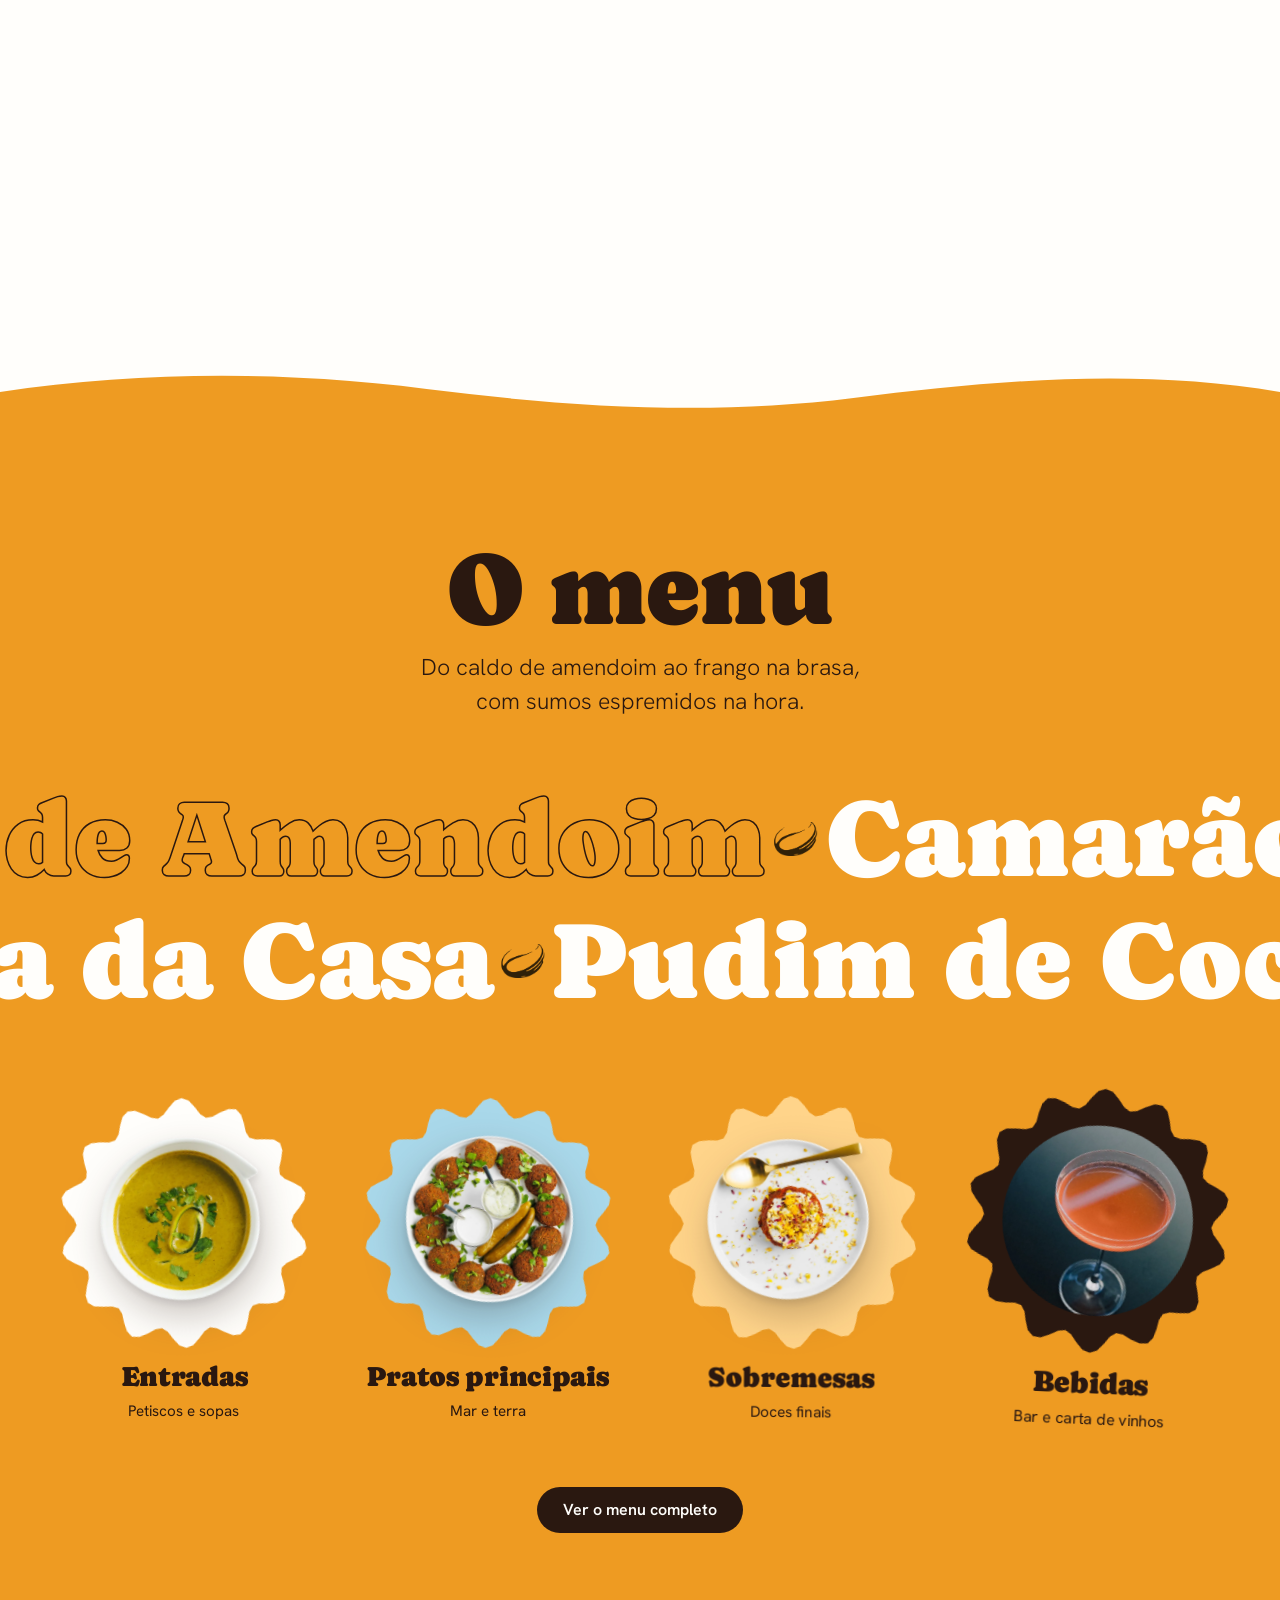
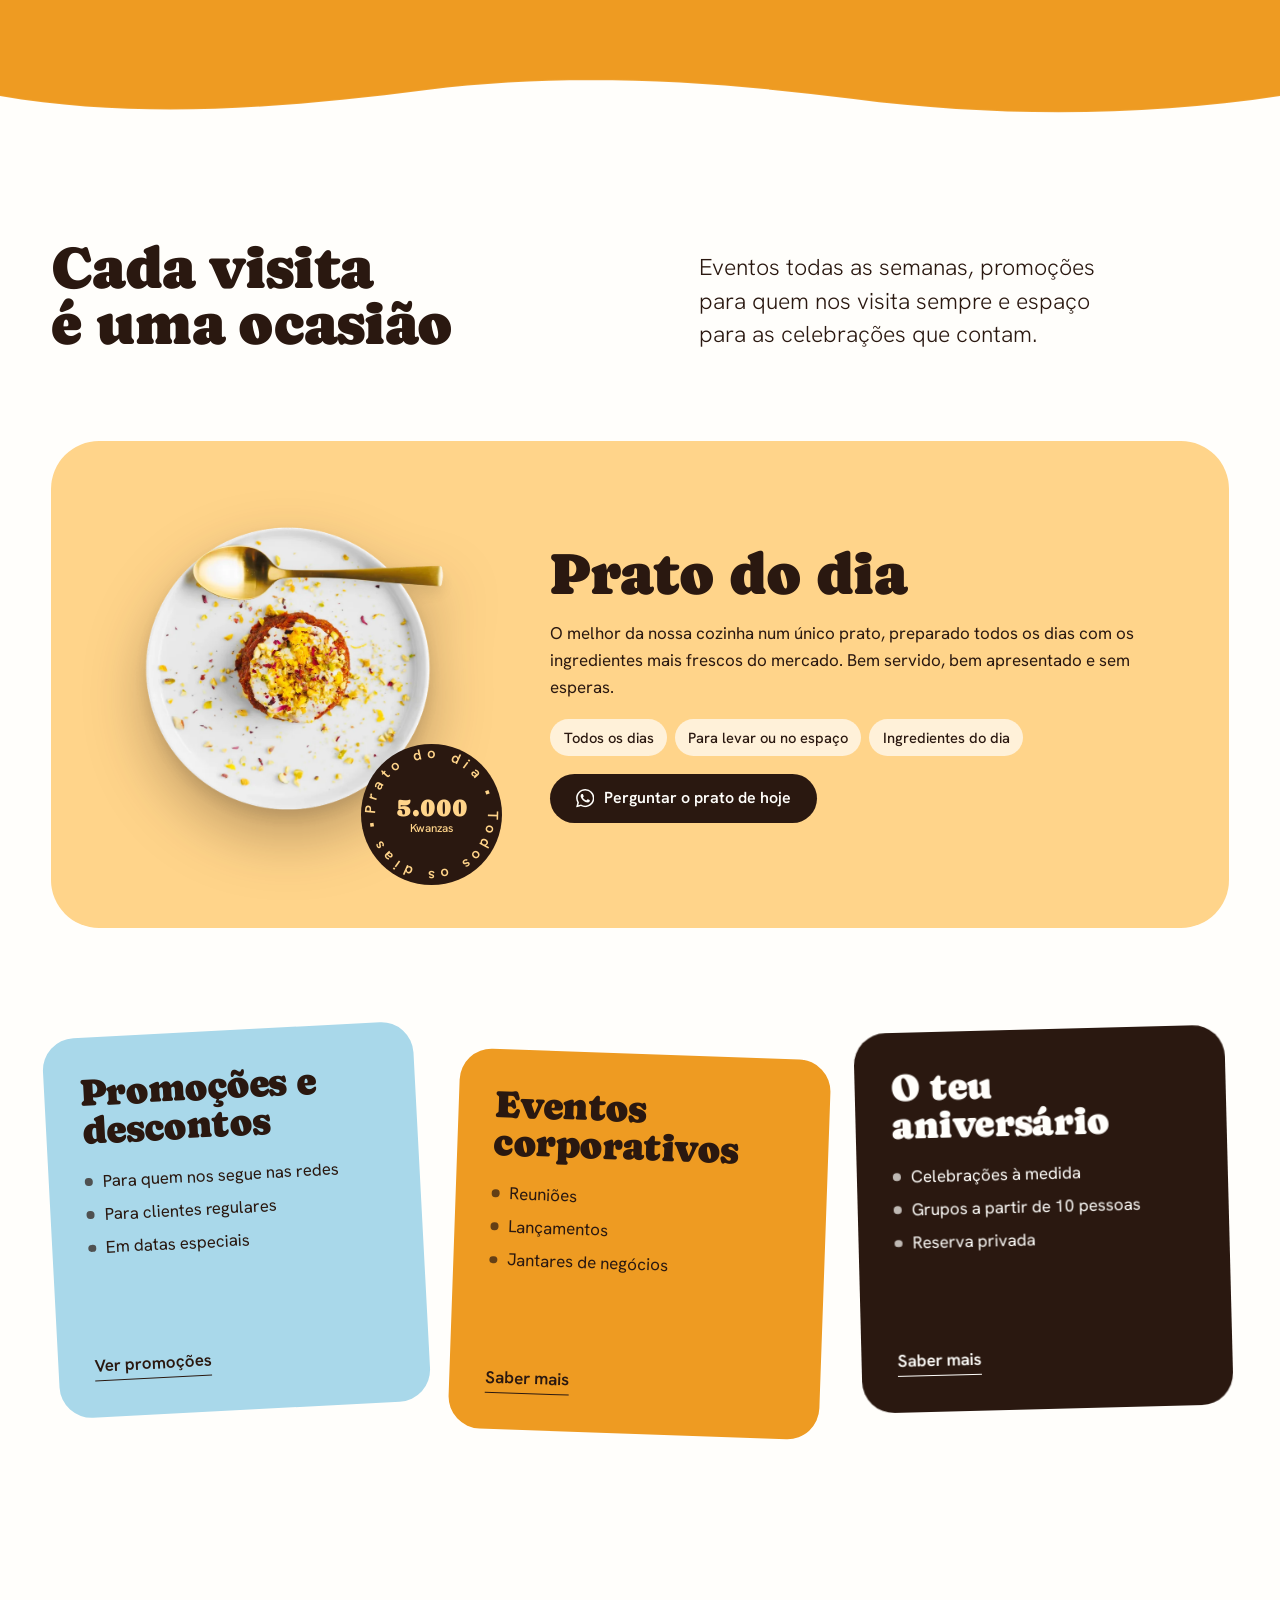
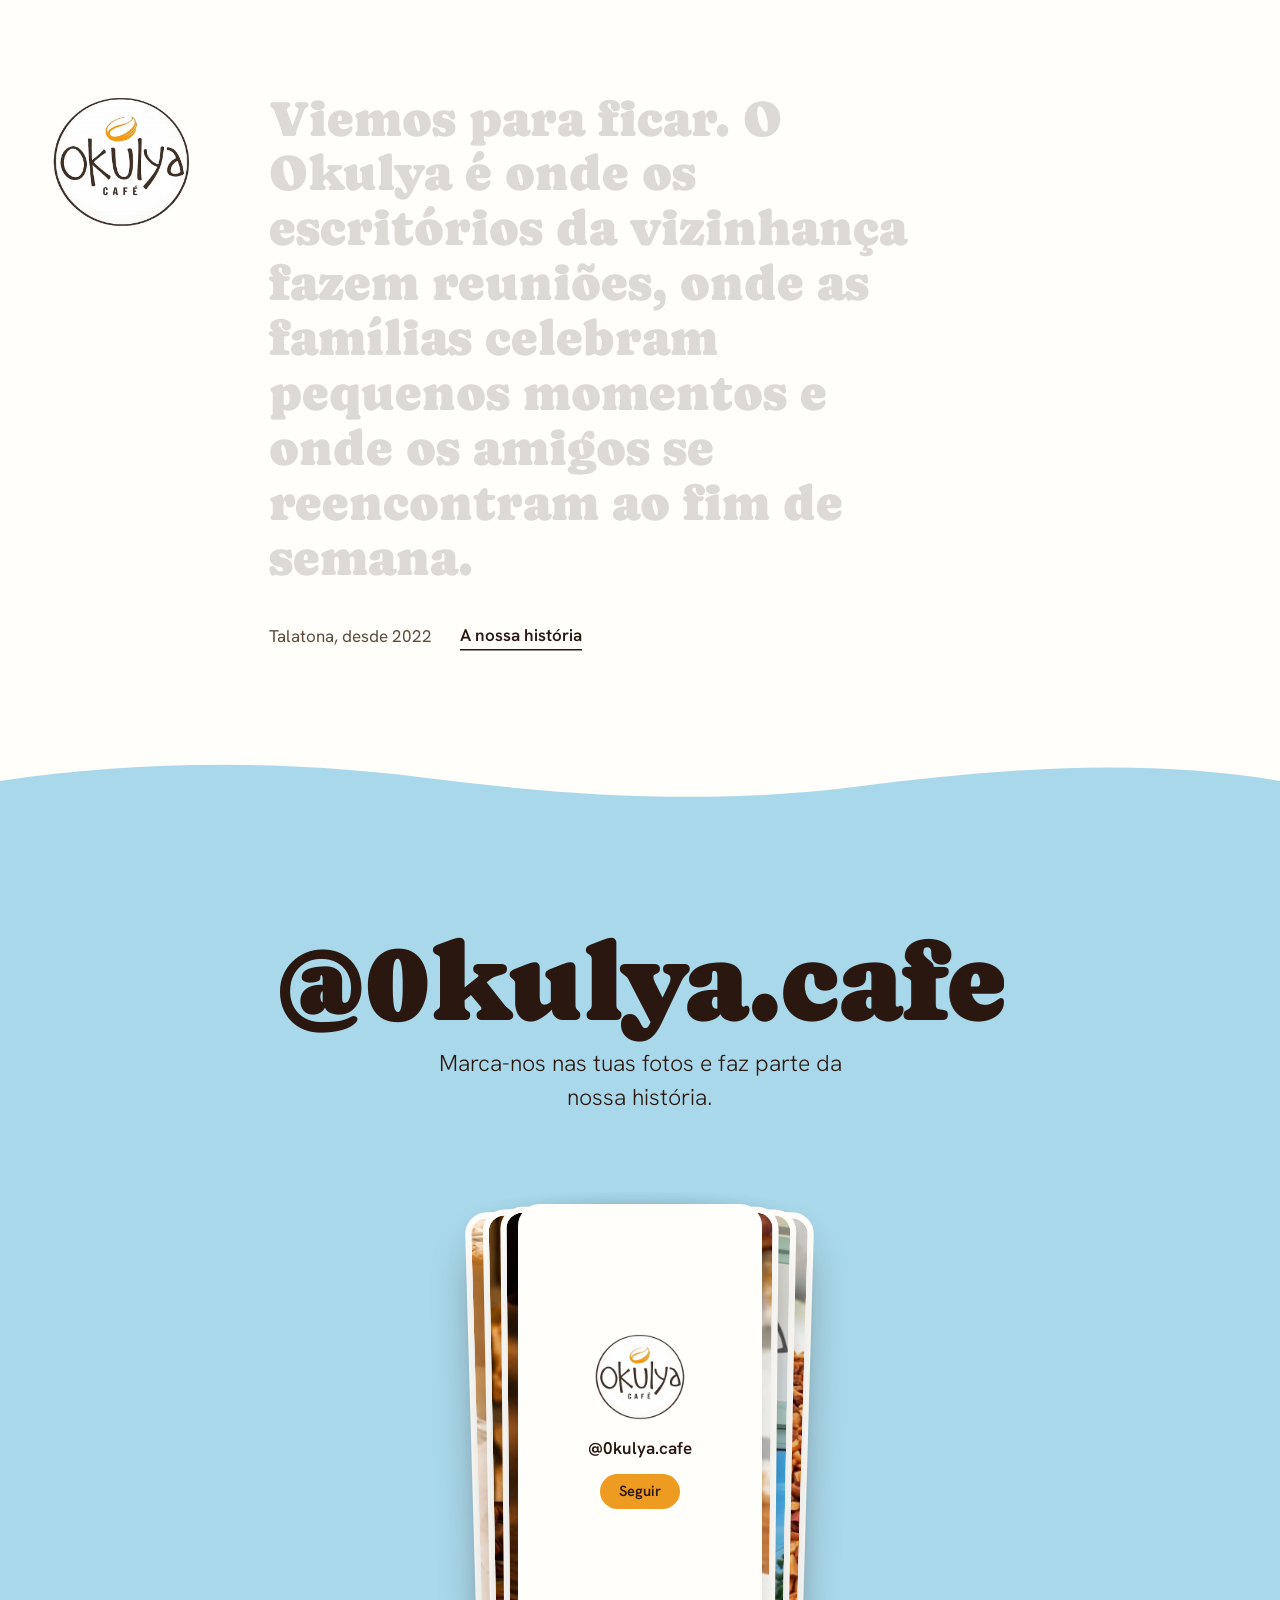
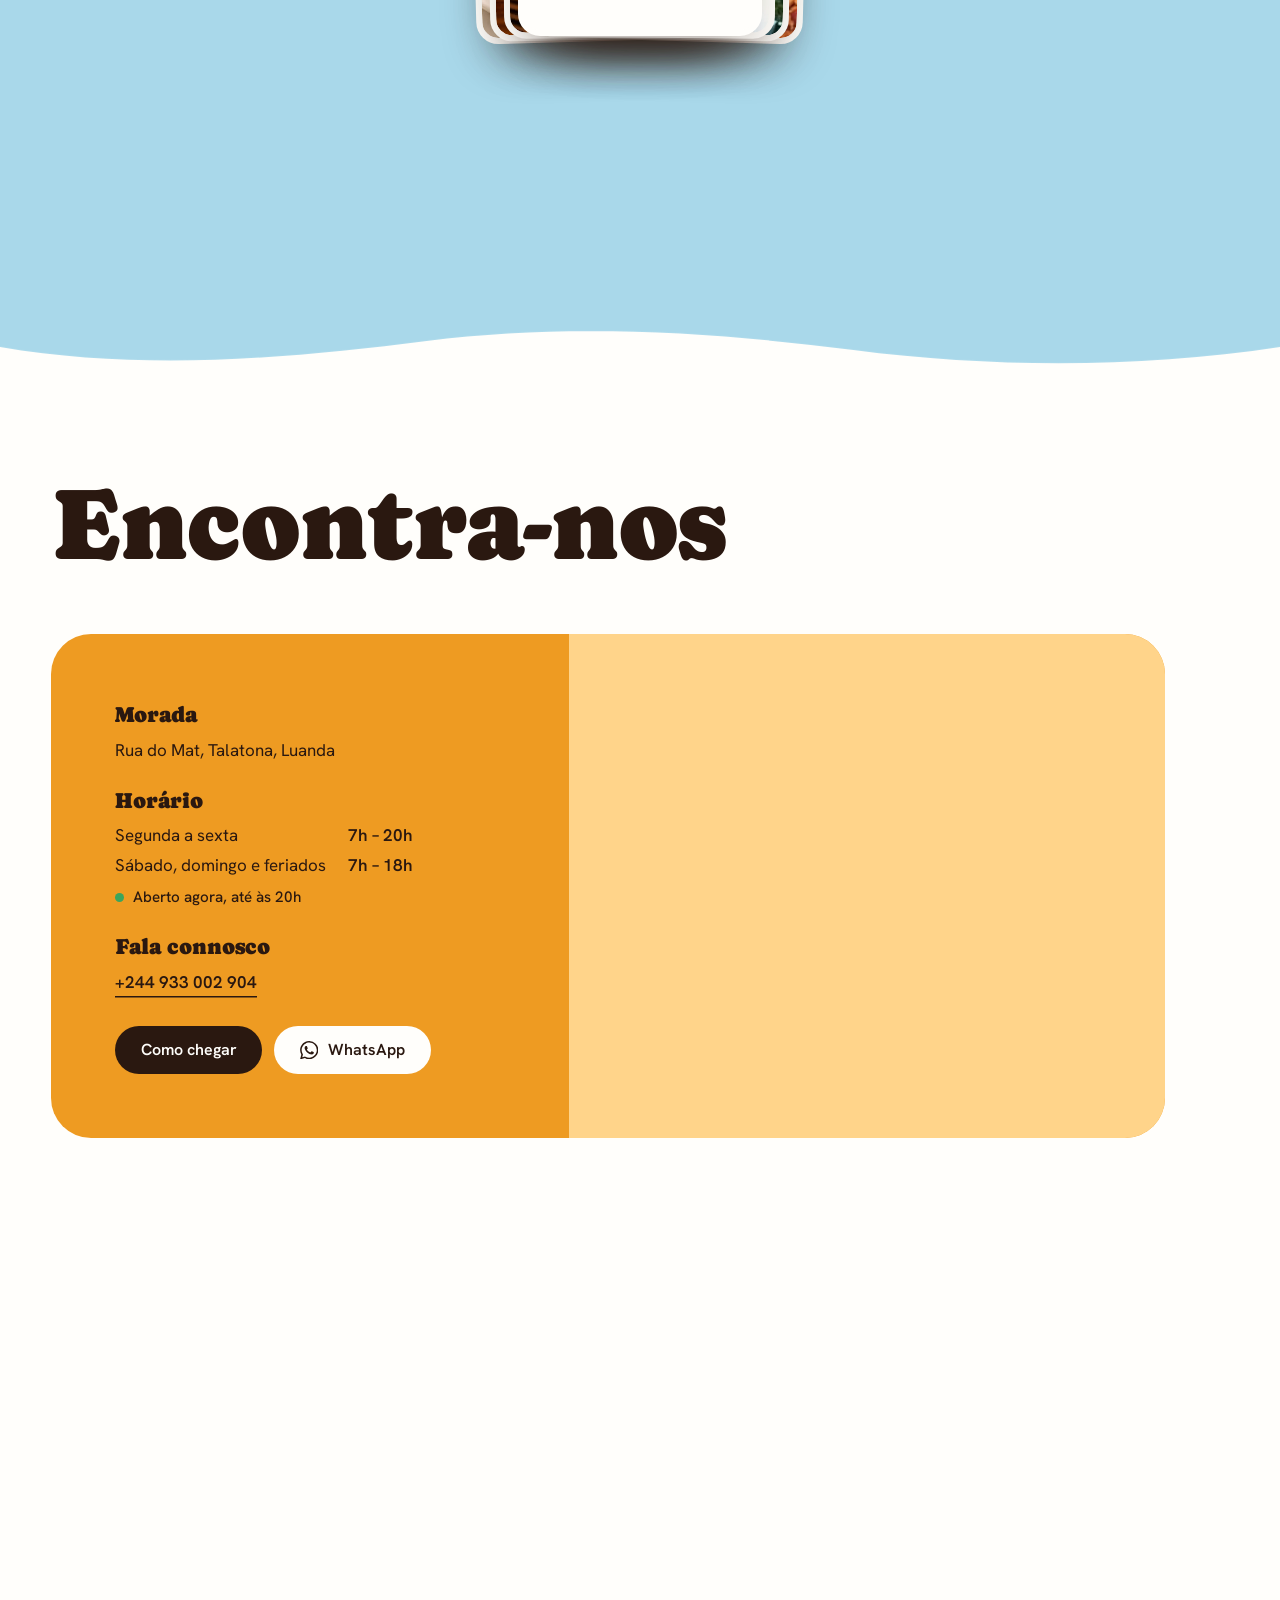
<file: okulya/index.html>
<!doctype html>
<html lang="pt-AO">
<head>
  <meta charset="utf-8">
  <meta name="viewport" content="width=device-width, initial-scale=1, viewport-fit=cover">
  <title>Okulya Café em Talatona, Luanda</title>
  <meta name="description" content="Okulya Café em Talatona, Luanda. Café, pastelaria, almoço e petiscos, com o prato do dia a 5.000 Kz. Aberto todos os dias a partir das 7h.">
  <meta name="theme-color" content="#EE9B22">
  <meta property="og:type" content="website">
  <meta property="og:title" content="Okulya Café em Talatona, Luanda">
  <meta property="og:description" content="O sabor de casa. A alma de Luanda. Café, pastelaria, almoço e petiscos em Talatona.">
  <meta property="og:image" content="https://innoweb.agency/okulya/assets/img/logo.webp">
  <link rel="icon" type="image/png" href="/okulya/favicon.png">
  <link rel="apple-touch-icon" href="/okulya/apple-touch-icon.png">
  <link rel="preconnect" href="https://fonts.googleapis.com">
  <link rel="preconnect" href="https://fonts.gstatic.com" crossorigin>
  <link href="https://fonts.googleapis.com/css2?family=Caprasimo&family=Hanken+Grotesk:ital,wght@0,300;0,400;0,500;0,600;1,400&display=swap" rel="stylesheet">
  <link rel="stylesheet" href="/okulya/assets/css/style.css">
  <link rel="preload" as="image" href="/okulya/assets/img/parede-okulya.webp">
  <script>document.documentElement.classList.add('js', 'is-entering');</script>
</head>
<body data-page="home">
  <a class="skip-link" href="#conteudo">Saltar para o conteúdo</a>

  <div class="pt" aria-hidden="true"><img src="/okulya/assets/img/logo.webp" alt="" width="170" height="170"></div>

  <header class="site-header">
    <a class="brand" href="/okulya" aria-label="Okulya Café, página inicial">
      <svg viewBox="0 0 100 100" aria-hidden="true"><defs><path id="ring-brand" d="M50,50 m-43,0 a43,43 0 1,1 86,0 a43,43 0 1,1 -86,0"/></defs><text><textPath href="#ring-brand" textLength="268">Okulya Café • Talatona • Luanda •</textPath></text></svg>
      <img src="/okulya/assets/img/logo.webp" alt="" width="56" height="56">
    </a>
    <nav class="nav" aria-label="Principal">
      <a href="/okulya/menu.html">Menu</a>
      <a href="/okulya/sobre.html">Sobre</a>
      <a href="/okulya/experiencias.html">Experiências</a>
      <a href="#contacto">Contacto</a>
      <a class="btn btn--ambar" href="https://wa.me/244933002904?text=Ol%C3%A1!%20Gostaria%20de%20reservar%20uma%20mesa%20no%20Okulya%20Caf%C3%A9." target="_blank" rel="noopener">Reservar mesa</a>
    </nav>
    <button class="menu-toggle" type="button" aria-expanded="false" aria-controls="mobile-menu"><span></span><b class="visually-hidden">Abrir menu</b></button>
  </header>

  <div class="mobile-menu" id="mobile-menu">
    <div class="mobile-menu__blob" aria-hidden="true"></div>
    <ul>
      <li><a class="mm-link" href="/okulya/menu.html">Menu</a></li>
      <li><a class="mm-link" href="/okulya/sobre.html">Sobre</a></li>
      <li><a class="mm-link" href="/okulya/experiencias.html">Experiências</a></li>
      <li><a class="mm-link" href="#contacto">Contacto</a></li>
    </ul>
    <div class="mobile-menu__foot">
      <p>Rua do Mat, Talatona, Luanda</p>
      <p><span class="status" data-status>Aberto todos os dias a partir das 7h</span></p>
      <p><a class="btn" href="https://wa.me/244933002904?text=Ol%C3%A1!%20Gostaria%20de%20reservar%20uma%20mesa%20no%20Okulya%20Caf%C3%A9." target="_blank" rel="noopener">Reservar mesa</a></p>
    </div>
  </div>

  <main id="conteudo">

    <!-- ============ HERO ============ -->
    <!-- hero-pin gives the hero room to stay on screen (CSS sticky) while the "o" opens -->
    <div class="hero-pin">
    <section class="hero" aria-labelledby="hero-title">
      <!-- The photo seen through the "o". With motion, scrolling opens it until it fills the screen. -->
      <div class="hero__reveal" aria-hidden="true">
        <img class="hero__reveal-img" src="/okulya/assets/img/parede-okulya.webp" alt="" width="1920" height="1080" fetchpriority="high">
        <div class="hero__shade"></div>
      </div>

      <div class="hero__stage">
        <div class="hero__blob" aria-hidden="true"></div>
        <div class="hero__plates">
          <img class="hero__plate is-active" src="/okulya/assets/img/plate-1.webp" alt="Sopa cremosa com coentros" width="800" height="777">
          <img class="hero__plate" src="/okulya/assets/img/plate-2.webp" alt="Prato de falafel com molhos" width="800" height="792" loading="lazy">
          <img class="hero__plate" src="/okulya/assets/img/plate-3.webp" alt="Batatas com carne e molho da casa" width="800" height="735" loading="lazy">
          <img class="hero__plate" src="/okulya/assets/img/plate-4.webp" alt="Prato do chefe com colher dourada" width="800" height="761" loading="lazy">
        </div>
        <div class="sticker hero__sticker" aria-hidden="true">
          <svg class="ring" viewBox="0 0 100 100"><defs><path id="ring-hero" d="M50,50 m-40,0 a40,40 0 1,1 80,0 a40,40 0 1,1 -80,0"/></defs><text><textPath href="#ring-hero" textLength="248">Café • Pastelaria • Almoço • Petiscos •</textPath></text></svg>
          <span class="sticker__core">Desde<br>2022</span>
        </div>
        <div class="hero__dots" role="group" aria-label="Pratos em destaque">
          <button type="button" aria-current="true" aria-label="Prato 1"></button>
          <button type="button" aria-label="Prato 2"></button>
          <button type="button" aria-label="Prato 3"></button>
          <button type="button" aria-label="Prato 4"></button>
        </div>
      </div>

      <div class="hero__copy">
        <h1 class="hero__word" id="hero-title">
          <span class="visually-hidden">Okulya Café</span>
          <img class="hero__swoosh" src="/okulya/assets/img/swoosh.webp" alt="" width="900" height="705" aria-hidden="true">
          <span class="hero__o" aria-hidden="true"><img class="hero__o-img" src="/okulya/assets/img/parede-okulya-o.webp" alt="" width="480" height="480"></span><span class="hero__letters" aria-hidden="true"><span class="hero__l"><span>k</span></span><span class="hero__l"><span>u</span></span><span class="hero__l"><span>l</span></span><span class="hero__l"><span>y</span></span><span class="hero__l"><span>a</span></span></span>
        </h1>
        <p class="hero__def" data-hero-item><b>Okulya</b> <i>do umbundu,</i> <span>comer.</span></p>
        <p class="hero__tag" data-hero-item>O sabor de casa. A alma de Luanda.</p>
        <div class="hero__actions" data-hero-item>
          <a class="btn" href="/okulya/menu.html">Ver o menu</a>
          <a class="btn btn--line" href="#contacto">Como chegar</a>
        </div>
        <p data-hero-item><span class="status" data-status>Aberto todos os dias a partir das 7h</span></p>
      </div>

      <a class="hero__cue" href="#o-dia"><span>O nosso dia</span><i></i></a>

      <!-- Appears on the photo once it has filled the screen: the start of "um dia no okulya" -->
      <div class="hero__after" aria-hidden="true">
        <p class="display-l"><span class="line-mask"><span>Um dia</span></span><span class="line-mask"><span>no Okulya</span></span></p>
        <p class="lede">Abrimos às 7h e a cozinha acompanha o dia: café e pastelaria de manhã, almoço ao meio-dia, petiscos ao fim da tarde.</p>
      </div>
    </section>
    </div>

    <!-- ============ THE DAY (porthole) ============ -->
    <section class="dia" id="o-dia" aria-labelledby="dia-title">
      <div class="dia__intro">
        <h2 class="display-l" id="dia-title" data-rise><span class="line-mask"><span>Um dia</span></span><span class="line-mask"><span>no Okulya</span></span></h2>
        <p class="lede">Abrimos às 7h e a cozinha acompanha o dia: café e pastelaria de manhã, almoço ao meio-dia, petiscos ao fim da tarde.</p>
      </div>

      <!-- dia__track is the scroll length of the story; the stage stays on screen inside it (CSS sticky) -->
      <div class="dia__track">
      <div class="dia__stage">
        <div class="dia__sky dia__sky--dusk" aria-hidden="true"></div>
        <div class="dia__sky dia__sky--night" aria-hidden="true"></div>
        <div class="dia__sun" aria-hidden="true"></div>
        <nav class="dia__index" aria-label="Momentos do dia">
          <button type="button" data-step="0" aria-label="Abertura, 7h"><i></i><span>Abertura</span></button>
          <button type="button" data-step="1" aria-label="Café, a partir das 10h"><i></i><span>Café</span></button>
          <button type="button" data-step="2" aria-label="Pastelaria, a partir das 10h"><i></i><span>Pastelaria</span></button>
          <button type="button" data-step="3" aria-label="Almoço, a partir das 12h30"><i></i><span>Almoço</span></button>
          <button type="button" data-step="4" aria-label="Petiscos, a partir das 17h"><i></i><span>Petiscos</span></button>
          <button type="button" data-step="5" aria-label="Vinho, todo o dia"><i></i><span>Vinho</span></button>
          <button type="button" data-step="6" aria-label="Cocktails, todo o dia"><i></i><span>Cocktails</span></button>
        </nav>
        <img class="dia__cutout dia__cutout--a" src="/okulya/assets/img/plate-2.webp" alt="" width="800" height="792" loading="lazy" aria-hidden="true">
        <img class="dia__cutout dia__cutout--b" src="/okulya/assets/img/plate-3.webp" alt="" width="800" height="735" loading="lazy" aria-hidden="true">

        <ol class="dia__steps">
          <li class="dia__step">
            <div class="dia__circle"><div class="dia__img"><img src="/okulya/assets/img/day-open.webp" alt="Entrada do Okulya Café, com as portas de vidro e o letreiro" width="720" height="1280"></div></div>
            <div class="dia__caption">
              <h3 class="duo"><span class="light">Todos os dias</span><span class="dark">Abrimos às 7h</span></h3>
              <p class="desc">De segunda a sexta até às 20h. Sábados, domingos e feriados até às 18h.</p>
            </div>
          </li>
          <li class="dia__step">
            <div class="dia__circle"><div class="dia__img"><img src="/okulya/assets/img/day-coffee.webp" alt="Barista a preparar café na máquina de espresso" width="1000" height="1500" loading="lazy"></div></div>
            <div class="dia__caption">
              <h3 class="duo"><span class="light">A partir das 10h</span><span class="dark">Café</span></h3>
              <p class="desc">Grãos escolhidos pelo seu carácter e torrados para realçar o melhor de cada um. Do espresso rápido ao cappuccino demorado, a manhã é ao teu ritmo.</p>
              <a class="link" href="/okulya/menu.html#bebidas">Ver bebidas</a>
            </div>
          </li>
          <li class="dia__step">
            <div class="dia__circle"><div class="dia__img"><img src="/okulya/assets/img/day-pastry.webp" alt="Torradas, compota e sumo de laranja" width="1000" height="1500" loading="lazy"></div></div>
            <div class="dia__caption">
              <h3 class="duo"><span class="light">A partir das 10h</span><span class="dark">Pastelaria</span></h3>
              <p class="desc">Feita fresca todas as manhãs, com técnicas clássicas e ingredientes da estação. Croissants, brioches e os especiais do dia.</p>
              <a class="link" href="/okulya/menu.html#sobremesas">Ver doces</a>
            </div>
          </li>
          <li class="dia__step">
            <div class="dia__circle"><div class="dia__img"><img src="/okulya/assets/img/day-salad.webp" alt="Taça de salada com grão, legumes e queijo" width="1000" height="1250" loading="lazy"></div></div>
            <div class="dia__caption">
              <h3 class="duo"><span class="light">A partir das 12h30</span><span class="dark">Almoço</span></h3>
              <p class="desc">Leve, da estação e sem complicações. Pratos simples e generosos, e o prato do dia por 5.000 Kz.</p>
              <a class="link" href="/okulya/menu.html#pratos">Ver pratos</a>
            </div>
          </li>
          <li class="dia__step">
            <div class="dia__circle"><div class="dia__img"><img src="/okulya/assets/img/day-snacks.webp" alt="Petisco servido num prato fundo" width="1000" height="1500" loading="lazy"></div></div>
            <div class="dia__caption">
              <h3 class="duo"><span class="light">A partir das 17h</span><span class="dark">Petiscos</span></h3>
              <p class="desc">Para partilhar e comer com calma. Uns vêm das tradições daqui, outros de mais longe, e todos combinam com um copo.</p>
              <a class="link" href="/okulya/menu.html#entradas">Ver petiscos</a>
            </div>
          </li>
          <li class="dia__step">
            <div class="dia__circle"><div class="dia__img"><img src="/okulya/assets/img/day-wine.webp" alt="Garrafa e copo de vinho branco numa mesa de mármore" width="1000" height="1500" loading="lazy"></div></div>
            <div class="dia__caption">
              <h3 class="duo"><span class="light">Servido todo o dia</span><span class="dark">Vinho</span></h3>
              <p class="desc">Uma carta feita de curiosidade e conversa: pequenos produtores, vinhos descontraídos mas pensados.</p>
              <a class="link" href="/okulya/menu.html#bebidas">Ver a carta</a>
            </div>
          </li>
          <li class="dia__step">
            <div class="dia__circle"><div class="dia__img"><img src="/okulya/assets/img/day-cocktails.webp" alt="Cocktail rosado num copo de pé" width="1000" height="1500" loading="lazy"></div></div>
            <div class="dia__caption">
              <h3 class="duo"><span class="light">Servido todo o dia</span><span class="dark">Cocktails</span></h3>
              <p class="desc">Feitos com o que está fresco e com produtores locais. Simples, expressivos e discretamente inventivos.</p>
              <a class="link" href="/okulya/menu.html#bebidas">Ver cocktails</a>
            </div>
          </li>
        </ol>
        <p class="dia__hint" aria-hidden="true">Continua a descer</p>
      </div>
      </div>
    </section>

    <!-- ============ MENU (loud band) ============ -->
    <section class="menu-band wavy" id="menu" aria-labelledby="menu-title">
      <div class="menu-band__head wrap">
        <h2 class="display-l" id="menu-title" data-rise><span class="line-mask"><span>O menu</span></span></h2>
        <p class="lede">Do caldo de amendoim ao frango na brasa, com sumos espremidos na hora.</p>
      </div>

      <div class="menu-band__clip" aria-hidden="true">
        <div class="marquee" data-marquee="1">
          <div class="marquee__track">
            <span class="marquee__item marquee__item--outline">Caldo de Amendoim</span><span class="marquee__sep"><img src="/okulya/assets/img/swoosh.webp" alt=""></span>
            <span class="marquee__item marquee__item--fill">Camarão ao Alho</span><span class="marquee__sep"><img src="/okulya/assets/img/swoosh.webp" alt=""></span>
            <span class="marquee__item marquee__item--outline">Polvo Grelhado</span><span class="marquee__sep"><img src="/okulya/assets/img/swoosh.webp" alt=""></span>
            <span class="marquee__item marquee__item--fill">Frango na Brasa</span><span class="marquee__sep"><img src="/okulya/assets/img/swoosh.webp" alt=""></span>
            <span class="marquee__item marquee__item--outline">Costela Premium</span><span class="marquee__sep"><img src="/okulya/assets/img/swoosh.webp" alt=""></span>
          </div>
        </div>
        <div class="marquee" data-marquee="-1">
          <div class="marquee__track">
            <span class="marquee__item marquee__item--fill">Pudim de Coco</span><span class="marquee__sep"><img src="/okulya/assets/img/swoosh.webp" alt=""></span>
            <span class="marquee__item marquee__item--outline">Mousse de Maracujá</span><span class="marquee__sep"><img src="/okulya/assets/img/swoosh.webp" alt=""></span>
            <span class="marquee__item marquee__item--fill">Sumos Naturais</span><span class="marquee__sep"><img src="/okulya/assets/img/swoosh.webp" alt=""></span>
            <span class="marquee__item marquee__item--outline">Semifrio de Amendoim</span><span class="marquee__sep"><img src="/okulya/assets/img/swoosh.webp" alt=""></span>
            <span class="marquee__item marquee__item--fill">Caipirinha da Casa</span><span class="marquee__sep"><img src="/okulya/assets/img/swoosh.webp" alt=""></span>
          </div>
        </div>
      </div>

      <div class="wrap">
        <ul class="cats">
          <li>
            <a class="cat" data-pop href="/okulya/menu.html#entradas" data-cursor="Ver">
              <span class="cat__badge" style="--c: var(--cal)"><img src="/okulya/assets/img/plate-1.webp" alt="" width="800" height="777" loading="lazy"></span>
              <h3>Entradas</h3>
              <p>Petiscos e sopas</p>
            </a>
          </li>
          <li>
            <a class="cat" data-pop href="/okulya/menu.html#pratos" data-cursor="Ver">
              <span class="cat__badge" style="--c: var(--ceu)"><img src="/okulya/assets/img/plate-2.webp" alt="" width="800" height="792" loading="lazy"></span>
              <h3>Pratos principais</h3>
              <p>Mar e terra</p>
            </a>
          </li>
          <li>
            <a class="cat" data-pop href="/okulya/menu.html#sobremesas" data-cursor="Ver">
              <span class="cat__badge" style="--c: var(--mel)"><img src="/okulya/assets/img/plate-4.webp" alt="" width="800" height="761" loading="lazy"></span>
              <h3>Sobremesas</h3>
              <p>Doces finais</p>
            </a>
          </li>
          <li>
            <a class="cat" data-pop href="/okulya/menu.html#bebidas" data-cursor="Ver">
              <span class="cat__badge cat__badge--photo" style="--c: var(--cafe)"><img src="/okulya/assets/img/day-cocktails.webp" alt="" width="1000" height="1500" loading="lazy"></span>
              <h3>Bebidas</h3>
              <p>Bar e carta de vinhos</p>
            </a>
          </li>
        </ul>
        <div class="menu-band__cta"><a class="btn" href="/okulya/menu.html">Ver o menu completo</a></div>
      </div>
    </section>

    <!-- ============ EXPERIENCES ============ -->
    <section class="exp" aria-labelledby="exp-title">
      <div class="wrap">
        <div class="exp__head">
          <h2 class="display-m" id="exp-title" data-rise><span class="line-mask"><span>Cada visita</span></span><span class="line-mask"><span>é uma ocasião</span></span></h2>
          <p class="lede">Eventos todas as semanas, promoções para quem nos visita sempre e espaço para as celebrações que contam.</p>
        </div>

        <article class="prato">
          <div class="prato__visual">
            <img src="/okulya/assets/img/plate-4.webp" alt="Prato do dia empratado" width="800" height="761" loading="lazy">
            <div class="sticker prato__price" data-pop>
              <svg class="ring" viewBox="0 0 100 100" aria-hidden="true"><defs><path id="ring-prato" d="M50,50 m-40,0 a40,40 0 1,1 80,0 a40,40 0 1,1 -80,0"/></defs><text><textPath href="#ring-prato" textLength="248">Prato do dia • Todos os dias •</textPath></text></svg>
              <span class="sticker__core">5.000<small>Kwanzas</small></span>
            </div>
          </div>
          <div class="prato__copy">
            <h3 class="display-m">Prato do dia</h3>
            <p class="prose">O melhor da nossa cozinha num único prato, preparado todos os dias com os ingredientes mais frescos do mercado. Bem servido, bem apresentado e sem esperas.</p>
            <ul class="prato__facts">
              <li>Todos os dias</li>
              <li>Para levar ou no espaço</li>
              <li>Ingredientes do dia</li>
            </ul>
            <a class="btn" href="https://wa.me/244933002904?text=Ol%C3%A1!%20Qual%20%C3%A9%20o%20prato%20do%20dia%20hoje%3F" target="_blank" rel="noopener">
              <svg viewBox="0 0 24 24" aria-hidden="true" fill="currentColor"><use href="#i-wa"/></svg>
              Perguntar o prato de hoje
            </a>
          </div>
        </article>

        <div class="cards">
          <article class="card">
            <div>
              <h3>Promoções e descontos</h3>
              <ul>
                <li>Para quem nos segue nas redes</li>
                <li>Para clientes regulares</li>
                <li>Em datas especiais</li>
              </ul>
            </div>
            <a class="link" href="/okulya/experiencias.html#promocoes">Ver promoções</a>
          </article>
          <article class="card">
            <div>
              <h3>Eventos corporativos</h3>
              <ul>
                <li>Reuniões</li>
                <li>Lançamentos</li>
                <li>Jantares de negócios</li>
              </ul>
            </div>
            <a class="link" href="/okulya/experiencias.html#corporativos">Saber mais</a>
          </article>
          <article class="card">
            <div>
              <h3>O teu aniversário</h3>
              <ul>
                <li>Celebrações à medida</li>
                <li>Grupos a partir de 10 pessoas</li>
                <li>Reserva privada</li>
              </ul>
            </div>
            <a class="link" href="/okulya/experiencias.html#aniversarios">Saber mais</a>
          </article>
        </div>
      </div>
    </section>

    <!-- ============ ABOUT teaser ============ -->
    <section class="home-about" aria-labelledby="about-title">
      <div class="wrap home-about__grid">
        <img class="home-about__mark" src="/okulya/assets/img/logo.webp" alt="" width="150" height="150" loading="lazy" data-pop>
        <div>
          <h2 class="visually-hidden" id="about-title">Sobre o Okulya</h2>
          <p class="fill-text" data-fill>Viemos para ficar. O Okulya é onde os escritórios da vizinhança fazem reuniões, onde as famílias celebram pequenos momentos e onde os amigos se reencontram ao fim de semana.</p>
          <div class="home-about__foot">
            <span class="muted">Talatona, desde 2022</span>
            <a class="link" href="/okulya/sobre.html">A nossa história</a>
          </div>
        </div>
      </div>
    </section>

    <!-- ============ INSTAGRAM ============ -->
    <section class="insta wavy" aria-labelledby="insta-title">
      <div class="insta__head wrap">
        <h2 class="display-l" id="insta-title" data-rise><span class="line-mask"><span>@0kulya.cafe</span></span></h2>
        <p class="lede">Marca-nos nas tuas fotos e faz parte da nossa história.</p>
      </div>
      <div class="insta__clip">
        <div class="fan">
          <a class="fan__card" style="--i:-3;--a:3" href="https://www.instagram.com/0kulya.cafe/" target="_blank" rel="noopener" data-cursor="Ver"><img src="/okulya/assets/img/instagram/post-03.jpg" alt="Tosta mista com café com leite" width="240" height="427" loading="lazy"></a>
          <a class="fan__card" style="--i:-2;--a:2" href="https://www.instagram.com/0kulya.cafe/" target="_blank" rel="noopener" data-cursor="Ver"><img src="/okulya/assets/img/instagram/post-02.jpg" alt="Três sumos naturais à frente do logótipo do Okulya" width="240" height="426" loading="lazy"></a>
          <a class="fan__card" style="--i:-1;--a:1" href="https://www.instagram.com/0kulya.cafe/" target="_blank" rel="noopener" data-cursor="Ver"><img src="/okulya/assets/img/instagram/post-06.jpg" alt="Espresso a sair da máquina para a chávena" width="240" height="426" loading="lazy"></a>
          <div class="fan__card fan__card--profile" style="--i:0;--a:0">
            <img src="/okulya/assets/img/logo.webp" alt="" width="92" height="92" loading="lazy">
            <b>@0kulya.cafe</b>
            <a class="btn btn--ambar" href="https://www.instagram.com/0kulya.cafe/" target="_blank" rel="noopener">Seguir</a>
          </div>
          <a class="fan__card" style="--i:1;--a:1" href="https://www.instagram.com/0kulya.cafe/" target="_blank" rel="noopener" data-cursor="Ver"><img src="/okulya/assets/img/instagram/post-01.jpg" alt="Sumo de laranja e fatia de bolo de chocolate" width="240" height="427" loading="lazy"></a>
          <a class="fan__card" style="--i:2;--a:2" href="https://www.instagram.com/0kulya.cafe/" target="_blank" rel="noopener" data-cursor="Ver"><img src="/okulya/assets/img/instagram/post-05.jpg" alt="Letreiro do Okulya Café com janelas azuis" width="240" height="427" loading="lazy"></a>
          <a class="fan__card" style="--i:3;--a:3" href="https://www.instagram.com/0kulya.cafe/" target="_blank" rel="noopener" data-cursor="Ver"><img src="/okulya/assets/img/instagram/post-04.jpg" alt="Bolo de jinguba crocante a ser cortado" width="240" height="426" loading="lazy"></a>
        </div>
      </div>
    </section>

    <!-- ============ VISIT ============ -->
    <section class="visit" id="contacto" aria-labelledby="visit-title">
      <div class="wrap">
        <h2 class="display-l" id="visit-title" data-rise style="margin-bottom: clamp(32px, 5vw, 64px)"><span class="line-mask"><span>Encontra-nos</span></span></h2>
        <div class="visit__card">
          <div class="visit__info">
            <dl>
              <div>
                <dt>Morada</dt>
                <dd>Rua do Mat, Talatona, Luanda</dd>
              </div>
              <div>
                <dt>Horário</dt>
                <dd class="hours"><span>Segunda a sexta</span><span>7h – 20h</span><span>Sábado, domingo e feriados</span><span>7h – 18h</span></dd>
                <dd><span class="status" data-status>Aberto todos os dias a partir das 7h</span></dd>
              </div>
              <div>
                <dt>Fala connosco</dt>
                <dd><a class="link" href="tel:+244933002904">+244 933 002 904</a></dd>
              </div>
            </dl>
            <div class="visit__actions">
              <a class="btn" href="https://www.google.com/maps/dir/?api=1&amp;destination=-8.9171841,13.1995378" target="_blank" rel="noopener">Como chegar</a>
              <a class="btn btn--light" href="https://wa.me/244933002904?text=Ol%C3%A1!%20Gostaria%20de%20saber%20mais%20sobre%20o%20Okulya%20Caf%C3%A9." target="_blank" rel="noopener">
                <svg viewBox="0 0 24 24" aria-hidden="true" fill="currentColor"><use href="#i-wa"/></svg>
                WhatsApp
              </a>
            </div>
          </div>
          <div class="visit__map">
            <iframe title="Mapa com a localização do Okulya Café em Talatona" src="https://maps.google.com/maps?q=-8.9171841,13.1995378&amp;z=16&amp;output=embed" loading="lazy" referrerpolicy="no-referrer-when-downgrade"></iframe>
          </div>
          <a class="visit__tab" href="https://www.google.com/maps/dir/?api=1&amp;destination=-8.9171841,13.1995378" target="_blank" rel="noopener">Como chegar</a>
        </div>
      </div>
    </section>

  </main>

  <footer class="site-footer">
    <div class="wrap">
      <div class="footer__grid">
        <h2>Passa hoje por cá.</h2>
        <div>
          <h3>Visita</h3>
          <ul>
            <li>Rua do Mat, Talatona, Luanda</li>
            <li>Seg. a sex. 7h – 20h</li>
            <li>Sáb., dom. e feriados 7h – 18h</li>
          </ul>
        </div>
        <div>
          <h3>Fala connosco</h3>
          <ul>
            <li><a href="https://wa.me/244933002904" target="_blank" rel="noopener">WhatsApp</a></li>
            <li><a href="tel:+244933002904">+244 933 002 904</a></li>
          </ul>
        </div>
        <div>
          <h3>Segue</h3>
          <ul>
            <li><a href="https://www.instagram.com/0kulya.cafe/" target="_blank" rel="noopener">Instagram</a></li>
            <li><a href="https://www.facebook.com/profile.php?id=100083340589429" target="_blank" rel="noopener">Facebook</a></li>
            <li><a href="https://www.tiktok.com/@0kulya.cafe" target="_blank" rel="noopener">TikTok</a></li>
            <li><a href="https://www.linkedin.com/company/okulya" target="_blank" rel="noopener">LinkedIn</a></li>
            <li><a href="https://www.tripadvisor.co.uk/Restaurant_Review-g293763-d33320831-Reviews-Okulya_Cafe-Luanda_Luanda_Province.html" target="_blank" rel="noopener">TripAdvisor</a></li>
          </ul>
        </div>
      </div>
      <div class="footer__legal">
        <span>© <span data-year>2026</span> Okulya Café, Talatona, Luanda</span>
        <a class="footer__credit" href="https://innoweb.agency" target="_blank" rel="noopener">Made by Innoweb Agency Solutions</a>
        <span class="footer__links"><a href="/okulya/menu.html">Menu</a><a href="/okulya/sobre.html">Sobre</a><a href="/okulya/experiencias.html">Experiências</a></span>
      </div>
    </div>
    <p class="footer__word" aria-hidden="true">okulya</p>
  </footer>

  <a class="sticker wa" href="https://wa.me/244933002904?text=Ol%C3%A1!%20Gostaria%20de%20saber%20mais%20sobre%20o%20Okulya%20Caf%C3%A9." target="_blank" rel="noopener" aria-label="Fala connosco no WhatsApp">
    <svg class="ring" viewBox="0 0 100 100" aria-hidden="true"><defs><path id="ring-wa" d="M50,50 m-39,0 a39,39 0 1,1 78,0 a39,39 0 1,1 -78,0"/></defs><text><textPath href="#ring-wa" textLength="240">Fala connosco • WhatsApp •</textPath></text></svg>
    <svg class="wa__icon" viewBox="0 0 24 24" aria-hidden="true"><use href="#i-wa"/></svg>
  </a>

  <svg width="0" height="0" style="position:absolute" aria-hidden="true">
    <symbol id="i-wa" viewBox="0 0 24 24"><path d="M17.472 14.382c-.297-.149-1.758-.867-2.03-.967-.273-.099-.471-.148-.67.15-.197.297-.767.966-.94 1.164-.173.199-.347.223-.644.075-.297-.15-1.255-.463-2.39-1.475-.883-.788-1.48-1.761-1.653-2.059-.173-.297-.018-.458.13-.606.134-.133.298-.347.446-.52.149-.174.198-.298.298-.497.099-.198.05-.371-.025-.52-.075-.149-.669-1.612-.916-2.207-.242-.579-.487-.5-.669-.51-.173-.008-.371-.01-.57-.01-.198 0-.52.074-.792.372-.272.297-1.04 1.016-1.04 2.479 0 1.462 1.065 2.875 1.213 3.074.149.198 2.096 3.2 5.077 4.487.709.306 1.262.489 1.694.625.712.227 1.36.195 1.871.118.571-.085 1.758-.719 2.006-1.413.248-.694.248-1.289.173-1.413-.074-.124-.272-.198-.57-.347m-5.421 7.403h-.004a9.87 9.87 0 0 1-5.031-1.378l-.361-.214-3.741.982.998-3.648-.235-.374a9.86 9.86 0 0 1-1.51-5.26c.001-5.45 4.436-9.884 9.888-9.884 2.64 0 5.122 1.03 6.988 2.898a9.825 9.825 0 0 1 2.893 6.994c-.003 5.45-4.437 9.884-9.885 9.884m8.413-18.297A11.815 11.815 0 0 0 12.05 0C5.495 0 .16 5.335.157 11.892c0 2.096.547 4.142 1.588 5.945L.057 24l6.305-1.654a11.882 11.882 0 0 0 5.683 1.448h.005c6.554 0 11.89-5.335 11.893-11.893a11.821 11.821 0 0 0-3.48-8.413z"/></symbol>
  </svg>

  <script src="/okulya/assets/vendor/gsap.min.js" defer></script>
  <script src="/okulya/assets/vendor/ScrollTrigger.min.js" defer></script>
  <script src="/okulya/assets/js/main.js" defer></script>
</body>
</html>
</file>
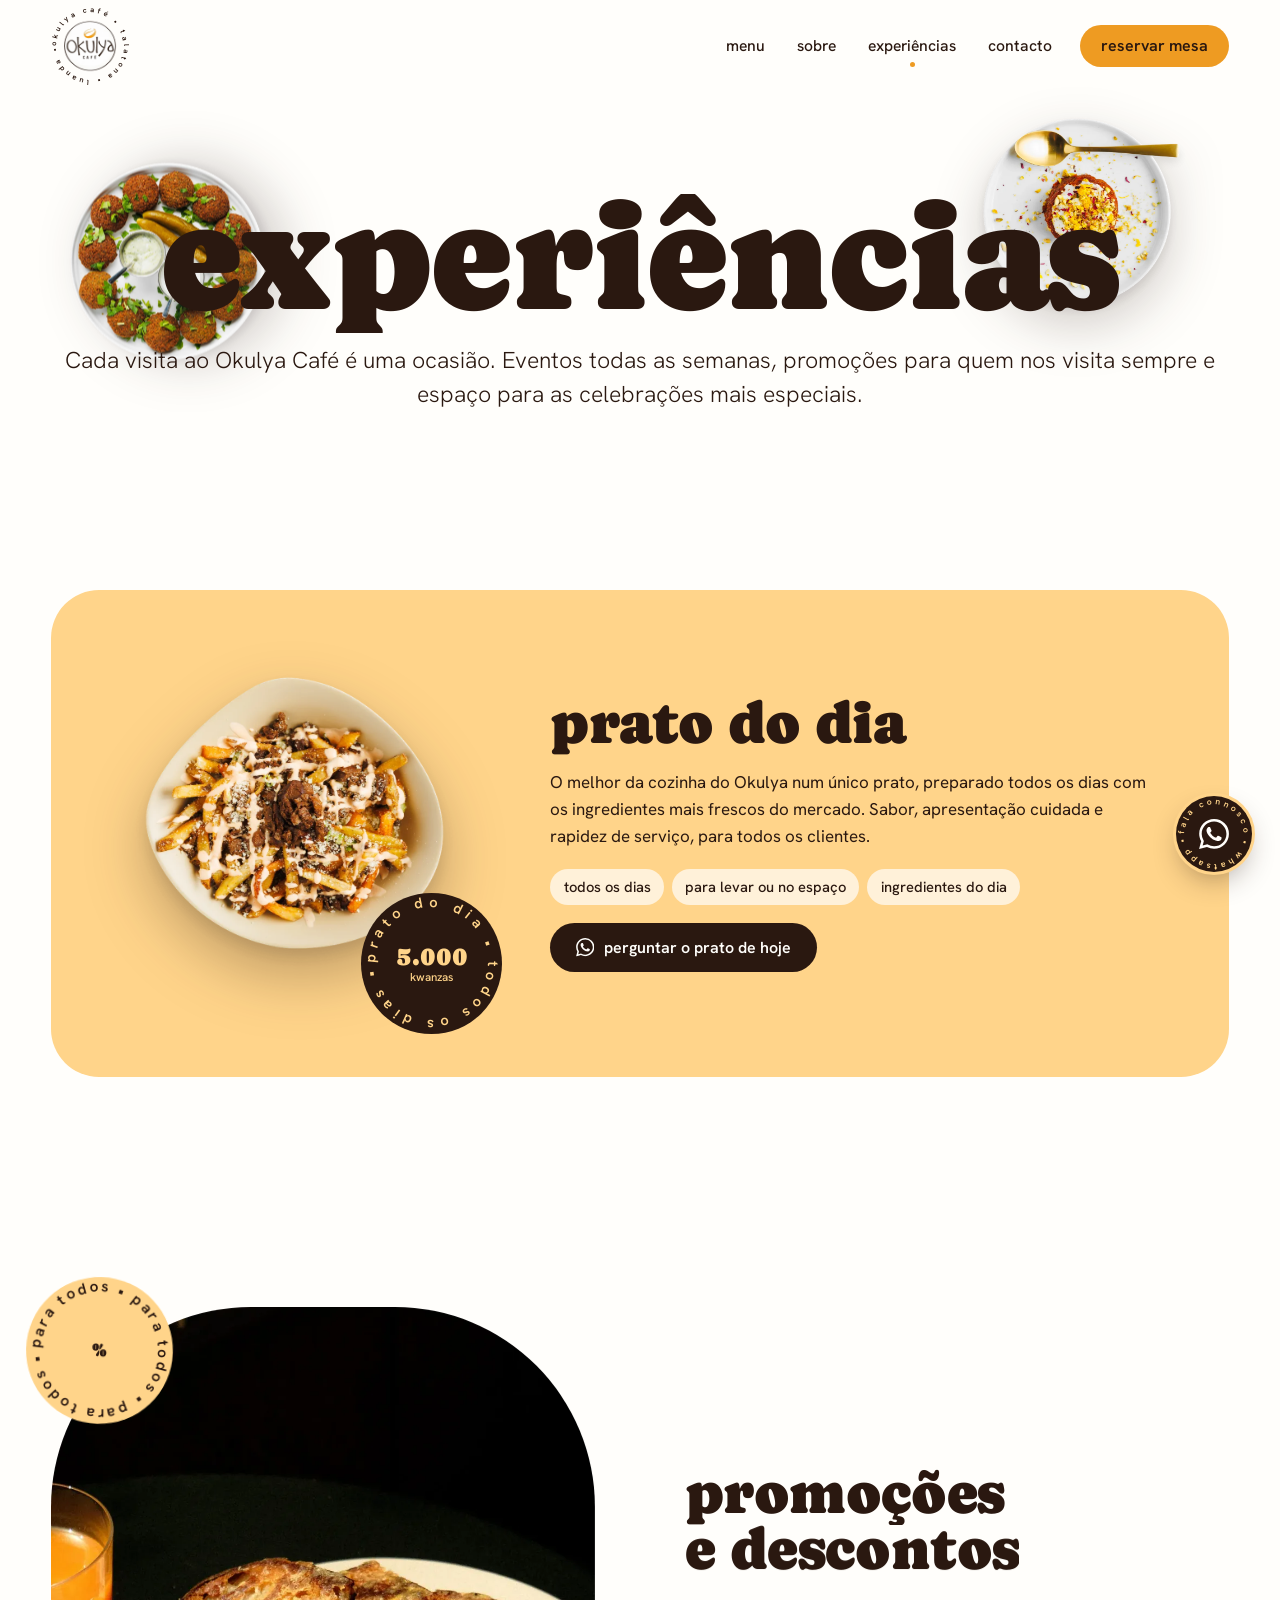
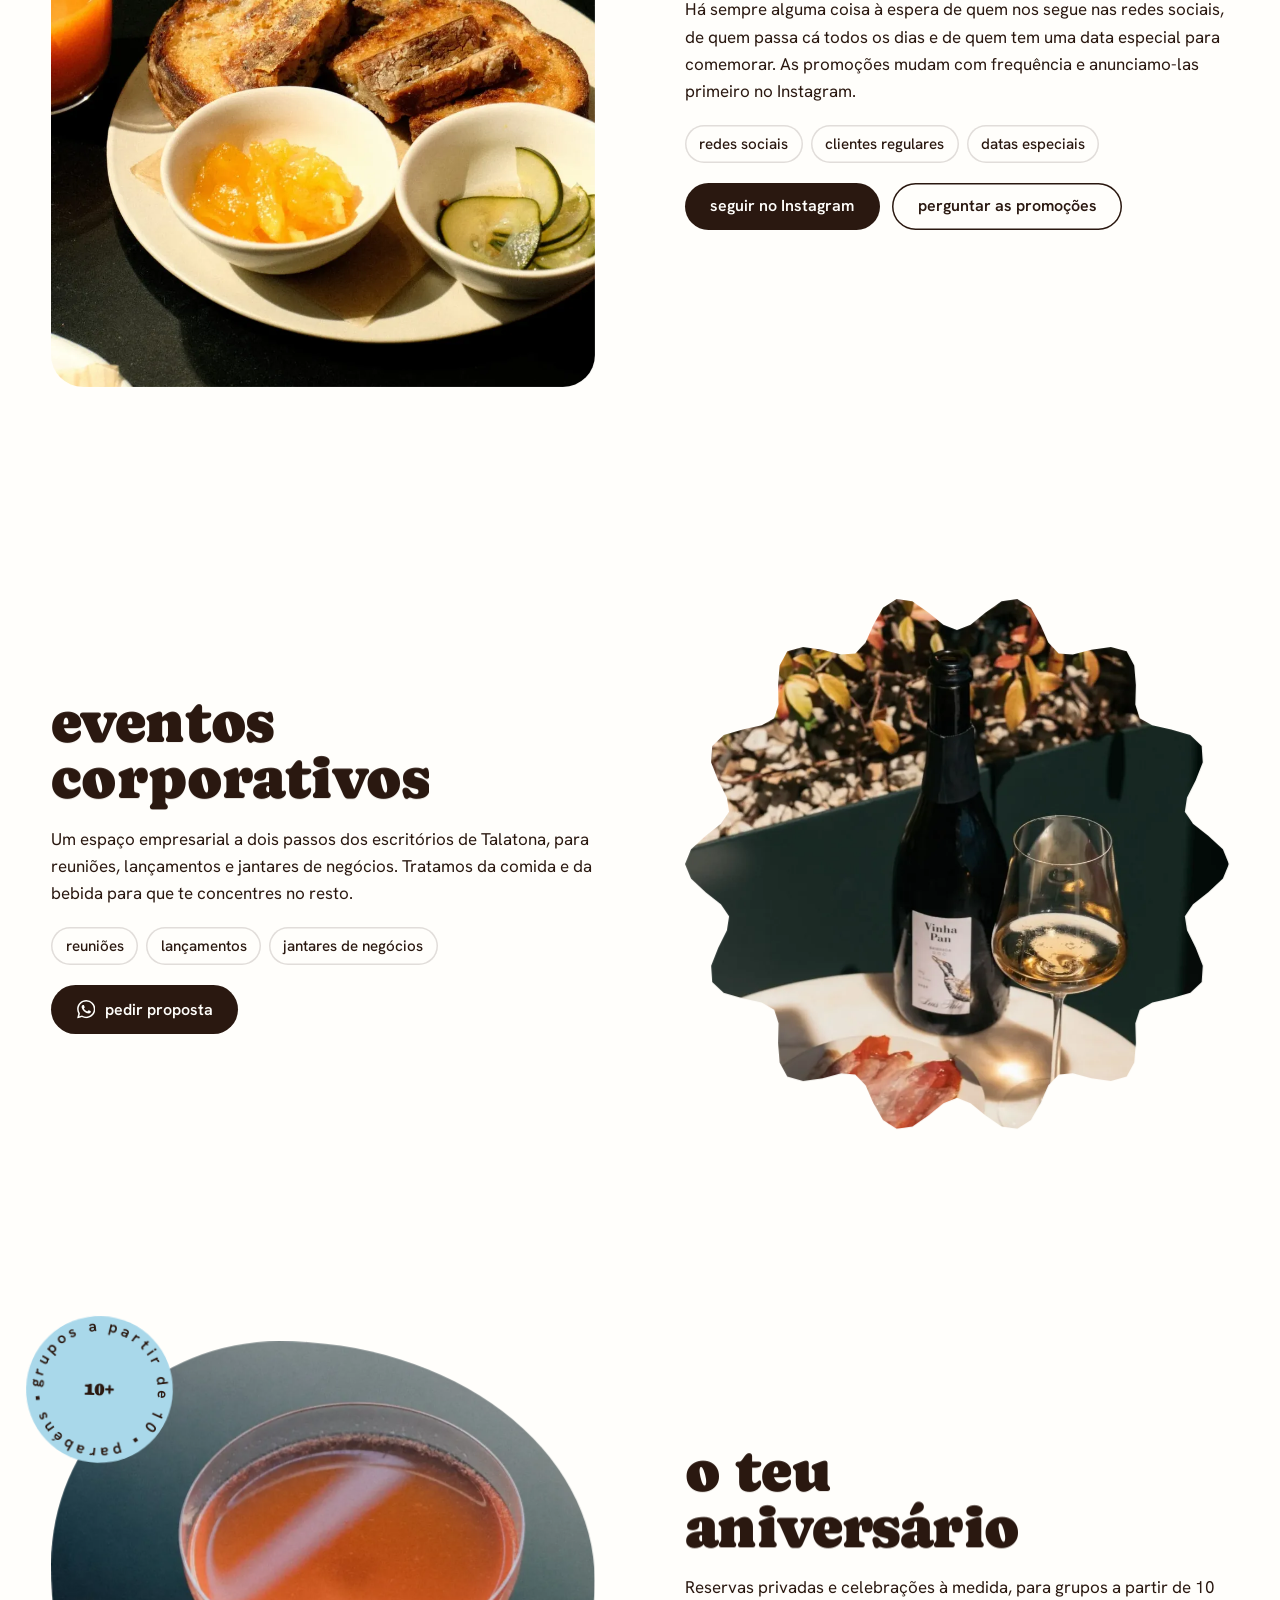
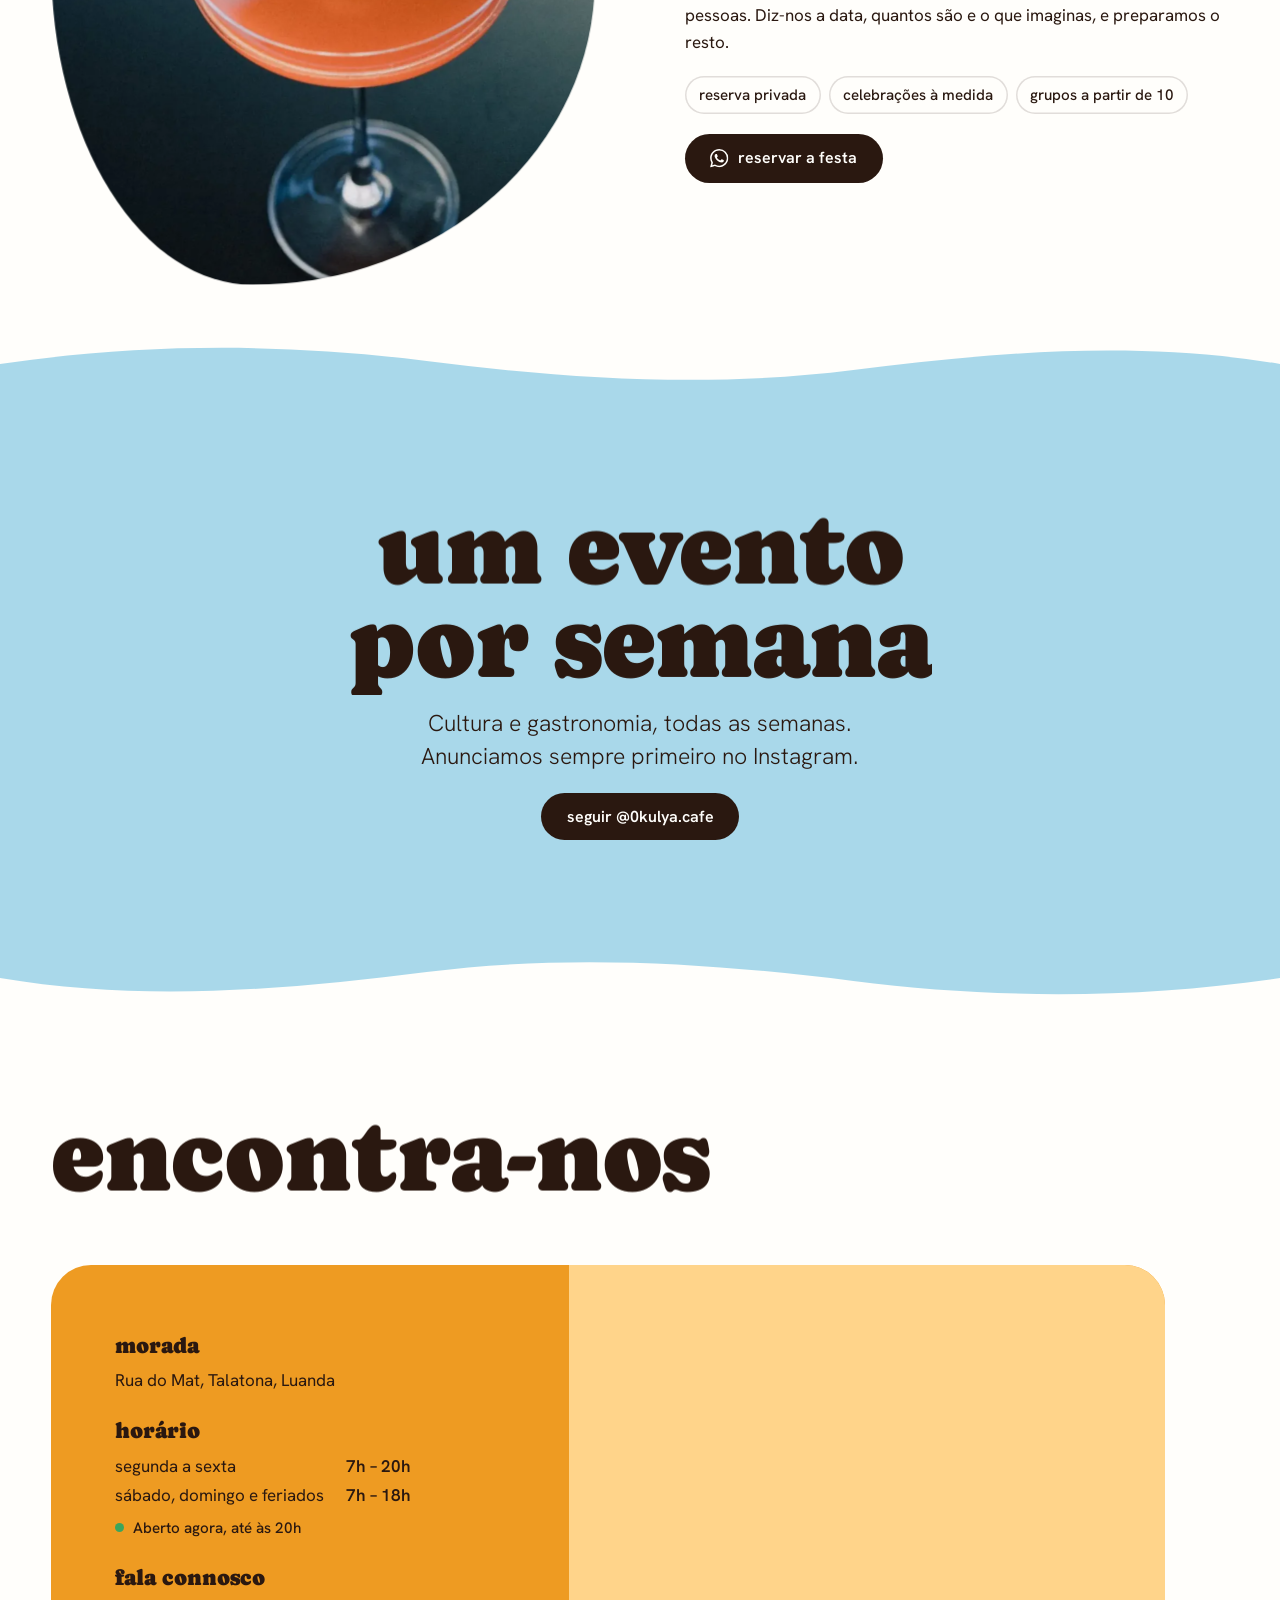
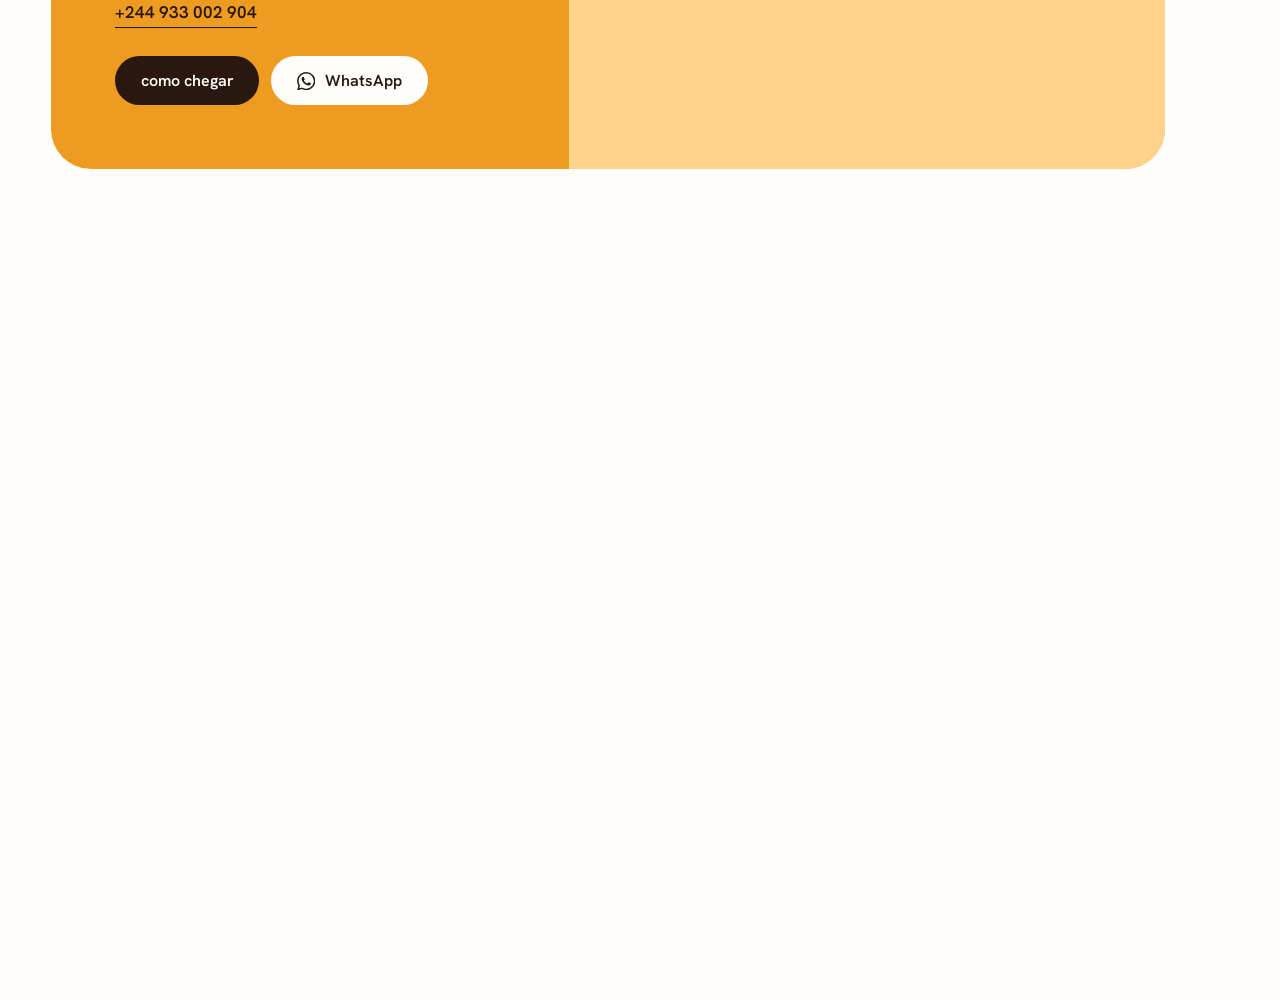
<file: experiencias.html>
<!doctype html>
<html lang="pt-AO">
<head>
  <meta charset="utf-8">
  <meta name="viewport" content="width=device-width, initial-scale=1, viewport-fit=cover">
  <title>Experiências no Okulya Café</title>
  <meta name="description" content="Prato do dia a 5.000 Kz, promoções, eventos corporativos e aniversários para grupos a partir de 10 pessoas no Okulya Café, em Talatona.">
  <meta name="theme-color" content="#EE9B22">
  <meta property="og:type" content="website">
  <meta property="og:title" content="Experiências no Okulya Café">
  <meta property="og:description" content="Prato do dia a 5.000 Kz, promoções, eventos corporativos e aniversários para grupos a partir de 10 pessoas no Okulya Café, em Talatona.">
  <meta property="og:image" content="assets/img/logo.webp">
  <link rel="icon" type="image/png" href="favicon.png">
  <link rel="apple-touch-icon" href="apple-touch-icon.png">
  <link rel="preconnect" href="https://fonts.googleapis.com">
  <link rel="preconnect" href="https://fonts.gstatic.com" crossorigin>
  <link href="https://fonts.googleapis.com/css2?family=Caprasimo&family=Hanken+Grotesk:ital,wght@0,300;0,400;0,500;0,600;1,400&display=swap" rel="stylesheet">
  <link rel="stylesheet" href="assets/css/style.css">
  <script>document.documentElement.classList.add('js', 'is-entering');</script>
</head>
<body data-page="experiencias">
  <a class="skip-link" href="#conteudo">Saltar para o conteúdo</a>

  <div class="pt" aria-hidden="true"><img src="assets/img/logo.webp" alt="" width="170" height="170"></div>

  <header class="site-header">
    <a class="brand" href="index.html" aria-label="Okulya Café, página inicial">
      <svg viewBox="0 0 100 100" aria-hidden="true"><defs><path id="ring-brand" d="M50,50 m-43,0 a43,43 0 1,1 86,0 a43,43 0 1,1 -86,0"/></defs><text><textPath href="#ring-brand" textLength="268">okulya café • talatona • luanda •</textPath></text></svg>
      <img src="assets/img/logo.webp" alt="" width="56" height="56">
    </a>
    <nav class="nav" aria-label="Principal">
      <a href="menu.html">menu</a>
      <a href="sobre.html">sobre</a>
      <a href="experiencias.html" aria-current="page">experiências</a>
      <a href="#contacto">contacto</a>
      <a class="btn btn--ambar" href="https://wa.me/244933002904?text=Ol%C3%A1!%20Gostaria%20de%20reservar%20uma%20mesa%20no%20Okulya%20Caf%C3%A9." target="_blank" rel="noopener">reservar mesa</a>
    </nav>
    <button class="menu-toggle" type="button" aria-expanded="false" aria-controls="mobile-menu"><span></span><b class="visually-hidden">Abrir menu</b></button>
  </header>

  <div class="mobile-menu" id="mobile-menu">
    <div class="mobile-menu__blob" aria-hidden="true"></div>
    <ul>
      <li><a class="mm-link" href="menu.html">menu</a></li>
      <li><a class="mm-link" href="sobre.html">sobre</a></li>
      <li><a class="mm-link" href="experiencias.html" aria-current="page">experiências</a></li>
      <li><a class="mm-link" href="#contacto">contacto</a></li>
    </ul>
    <div class="mobile-menu__foot">
      <p>Rua do Mat, Talatona, Luanda</p>
      <p><span class="status" data-status>Aberto todos os dias a partir das 7h</span></p>
      <p><a class="btn" href="https://wa.me/244933002904?text=Ol%C3%A1!%20Gostaria%20de%20reservar%20uma%20mesa%20no%20Okulya%20Caf%C3%A9." target="_blank" rel="noopener">reservar mesa</a></p>
    </div>
  </div>

  <main id="conteudo">

    <section class="page-hero" aria-labelledby="page-title">
      <img class="page-hero__plate" src="assets/img/plate-2.webp" alt="" width="800" height="792" style="left: 5%; top: 30%;">
      <img class="page-hero__plate" src="assets/img/plate-4.webp" alt="" width="800" height="761" style="right: 7%; top: 22%;">
      <h1 class="display-xl display-xl--long" id="page-title" data-rise><span class="line-mask"><span>experiências</span></span></h1>
      <p class="lede" data-hero-item>Cada visita ao Okulya Café é uma ocasião. Eventos todas as semanas, promoções para quem nos visita sempre e espaço para as celebrações mais especiais.</p>
    </section>

    <section class="exp-feature" aria-labelledby="t-prato">
      <div class="wrap">
        <article class="prato" style="margin-bottom: 0">
          <div class="prato__visual">
            <img src="assets/img/plate-3.webp" alt="Prato do dia empratado" width="800" height="735" loading="lazy">
            <div class="sticker prato__price" data-pop>
              <svg class="ring" viewBox="0 0 100 100" aria-hidden="true"><defs><path id="ring-prato2" d="M50,50 m-40,0 a40,40 0 1,1 80,0 a40,40 0 1,1 -80,0"/></defs><text><textPath href="#ring-prato2" textLength="248">prato do dia • todos os dias •</textPath></text></svg>
              <span class="sticker__core">5.000<small>kwanzas</small></span>
            </div>
          </div>
          <div class="prato__copy">
            <h2 class="display-m" id="t-prato">prato do dia</h2>
            <p class="prose">O melhor da cozinha do Okulya num único prato, preparado todos os dias com os ingredientes mais frescos do mercado. Sabor, apresentação cuidada e rapidez de serviço, para todos os clientes.</p>
            <ul class="prato__facts">
              <li>todos os dias</li>
              <li>para levar ou no espaço</li>
              <li>ingredientes do dia</li>
            </ul>
            <a class="btn" href="https://wa.me/244933002904?text=Ol%C3%A1!%20Qual%20%C3%A9%20o%20prato%20do%20dia%20hoje%3F" target="_blank" rel="noopener">
              <svg viewBox="0 0 24 24" aria-hidden="true" fill="currentColor"><use href="#i-wa"/></svg>
              perguntar o prato de hoje
            </a>
          </div>
        </article>
      </div>
    </section>

    <div class="wrap">
      <div class="exp-rows">
        <section class="exp-row" id="promocoes" aria-labelledby="t-promo">
          <div class="exp-row__media">
            <div class="shape"><img src="assets/img/day-pastry.webp" alt="Pequeno-almoço com torradas e sumo" width="1000" height="1500" loading="lazy"></div>
            <div class="sticker" data-pop>
              <svg class="ring" viewBox="0 0 100 100" aria-hidden="true"><defs><path id="ring-e1" d="M50,50 m-40,0 a40,40 0 1,1 80,0 a40,40 0 1,1 -80,0"/></defs><text><textPath href="#ring-e1" textLength="248">para todos • para todos • para todos •</textPath></text></svg>
              <span class="sticker__core">%</span>
            </div>
          </div>
          <div class="exp-row__copy">
            <h2 class="display-m" id="t-promo" data-rise><span class="line-mask"><span>promoções</span></span><span class="line-mask"><span>e descontos</span></span></h2>
            <p class="prose">Há sempre alguma coisa à espera de quem nos segue nas redes sociais, de quem passa cá todos os dias e de quem tem uma data especial para comemorar. As promoções mudam com frequência e anunciamo-las primeiro no Instagram.</p>
            <ul class="chips">
              <li>redes sociais</li>
              <li>clientes regulares</li>
              <li>datas especiais</li>
            </ul>
            <div class="hero__actions">
              <a class="btn" href="https://www.instagram.com/0kulya.cafe/" target="_blank" rel="noopener">seguir no Instagram</a>
              <a class="btn btn--line" href="https://wa.me/244933002904?text=Ol%C3%A1!%20Que%20promo%C3%A7%C3%B5es%20t%C3%AAm%20esta%20semana%3F" target="_blank" rel="noopener">perguntar as promoções</a>
            </div>
          </div>
        </section>

        <section class="exp-row" id="corporativos" aria-labelledby="t-corp">
          <div class="exp-row__media">
            <div class="shape"><img src="assets/img/day-wine.webp" alt="Mesa com vinho e petiscos" width="1000" height="1500" loading="lazy"></div>
          </div>
          <div class="exp-row__copy">
            <h2 class="display-m" id="t-corp" data-rise><span class="line-mask"><span>eventos</span></span><span class="line-mask"><span>corporativos</span></span></h2>
            <p class="prose">Um espaço empresarial a dois passos dos escritórios de Talatona, para reuniões, lançamentos e jantares de negócios. Tratamos da comida e da bebida para que te concentres no resto.</p>
            <ul class="chips">
              <li>reuniões</li>
              <li>lançamentos</li>
              <li>jantares de negócios</li>
            </ul>
            <a class="btn" href="https://wa.me/244933002904?text=Ol%C3%A1!%20Gostaria%20de%20pedir%20uma%20proposta%20para%20um%20evento%20corporativo%20no%20Okulya%20Caf%C3%A9." target="_blank" rel="noopener">
              <svg viewBox="0 0 24 24" aria-hidden="true" fill="currentColor"><use href="#i-wa"/></svg>
              pedir proposta
            </a>
          </div>
        </section>

        <section class="exp-row" id="aniversarios" aria-labelledby="t-aniv">
          <div class="exp-row__media">
            <div class="shape"><img src="assets/img/day-cocktails.webp" alt="Cocktail rosado para celebrar" width="1000" height="1500" loading="lazy"></div>
            <div class="sticker" data-pop style="--bg: var(--ceu)">
              <svg class="ring" viewBox="0 0 100 100" aria-hidden="true"><defs><path id="ring-e3" d="M50,50 m-40,0 a40,40 0 1,1 80,0 a40,40 0 1,1 -80,0"/></defs><text><textPath href="#ring-e3" textLength="248">grupos a partir de 10 • parabéns •</textPath></text></svg>
              <span class="sticker__core">10+</span>
            </div>
          </div>
          <div class="exp-row__copy">
            <h2 class="display-m" id="t-aniv" data-rise><span class="line-mask"><span>o teu</span></span><span class="line-mask"><span>aniversário</span></span></h2>
            <p class="prose">Reservas privadas e celebrações à medida, para grupos a partir de 10 pessoas. Diz-nos a data, quantos são e o que imaginas, e preparamos o resto.</p>
            <ul class="chips">
              <li>reserva privada</li>
              <li>celebrações à medida</li>
              <li>grupos a partir de 10</li>
            </ul>
            <a class="btn" href="https://wa.me/244933002904?text=Ol%C3%A1!%20Gostaria%20de%20celebrar%20o%20meu%20anivers%C3%A1rio%20no%20Okulya%20Caf%C3%A9." target="_blank" rel="noopener">
              <svg viewBox="0 0 24 24" aria-hidden="true" fill="currentColor"><use href="#i-wa"/></svg>
              reservar a festa
            </a>
          </div>
        </section>
      </div>
    </div>

    <section class="weekly wavy" aria-labelledby="t-weekly">
      <div class="wrap">
        <h2 class="display-l" id="t-weekly" data-rise><span class="line-mask"><span>um evento</span></span><span class="line-mask"><span>por semana</span></span></h2>
        <p class="lede">Cultura e gastronomia, todas as semanas. Anunciamos sempre primeiro no Instagram.</p>
        <a class="btn" href="https://www.instagram.com/0kulya.cafe/" target="_blank" rel="noopener">seguir @0kulya.cafe</a>
      </div>
    </section>

    <!-- ============ VISIT ============ -->
    <section class="visit" id="contacto" aria-labelledby="visit-title">
      <div class="wrap">
        <h2 class="display-l" id="visit-title" data-rise style="margin-bottom: clamp(32px, 5vw, 64px)"><span class="line-mask"><span>encontra-nos</span></span></h2>
        <div class="visit__card">
          <div class="visit__info">
            <dl>
              <div>
                <dt>morada</dt>
                <dd>Rua do Mat, Talatona, Luanda</dd>
              </div>
              <div>
                <dt>horário</dt>
                <dd class="hours"><span>segunda a sexta</span><span>7h – 20h</span><span>sábado, domingo e feriados</span><span>7h – 18h</span></dd>
                <dd><span class="status" data-status>Aberto todos os dias a partir das 7h</span></dd>
              </div>
              <div>
                <dt>fala connosco</dt>
                <dd><a class="link" href="tel:+244933002904">+244 933 002 904</a></dd>
              </div>
            </dl>
            <div class="visit__actions">
              <a class="btn" href="https://www.google.com/maps/dir/?api=1&amp;destination=-8.9171841,13.1995378" target="_blank" rel="noopener">como chegar</a>
              <a class="btn btn--light" href="https://wa.me/244933002904?text=Ol%C3%A1!%20Gostaria%20de%20saber%20mais%20sobre%20o%20Okulya%20Caf%C3%A9." target="_blank" rel="noopener">
                <svg viewBox="0 0 24 24" aria-hidden="true" fill="currentColor"><use href="#i-wa"/></svg>
                WhatsApp
              </a>
            </div>
          </div>
          <div class="visit__map">
            <iframe title="Mapa com a localização do Okulya Café em Talatona" src="https://maps.google.com/maps?q=-8.9171841,13.1995378&amp;z=16&amp;output=embed" loading="lazy" referrerpolicy="no-referrer-when-downgrade"></iframe>
          </div>
          <a class="visit__tab" href="https://www.google.com/maps/dir/?api=1&amp;destination=-8.9171841,13.1995378" target="_blank" rel="noopener">como chegar</a>
        </div>
      </div>
    </section>

  </main>

  <footer class="site-footer">
    <div class="wrap">
      <div class="footer__grid">
        <h2>Passa hoje por cá.</h2>
        <div>
          <h3>visita</h3>
          <ul>
            <li>Rua do Mat, Talatona, Luanda</li>
            <li>seg. a sex. 7h – 20h</li>
            <li>sáb., dom. e feriados 7h – 18h</li>
          </ul>
        </div>
        <div>
          <h3>fala connosco</h3>
          <ul>
            <li><a href="https://wa.me/244933002904" target="_blank" rel="noopener">WhatsApp</a></li>
            <li><a href="tel:+244933002904">+244 933 002 904</a></li>
          </ul>
        </div>
        <div>
          <h3>segue</h3>
          <ul>
            <li><a href="https://www.instagram.com/0kulya.cafe/" target="_blank" rel="noopener">Instagram</a></li>
            <li><a href="https://www.facebook.com/profile.php?id=100083340589429" target="_blank" rel="noopener">Facebook</a></li>
            <li><a href="https://www.tiktok.com/@0kulya.cafe" target="_blank" rel="noopener">TikTok</a></li>
            <li><a href="https://www.linkedin.com/company/okulya" target="_blank" rel="noopener">LinkedIn</a></li>
            <li><a href="https://www.tripadvisor.co.uk/Restaurant_Review-g293763-d33320831-Reviews-Okulya_Cafe-Luanda_Luanda_Province.html" target="_blank" rel="noopener">TripAdvisor</a></li>
          </ul>
        </div>
      </div>
      <div class="footer__legal">
        <span>© <span data-year>2026</span> Okulya Café, Talatona, Luanda</span>
        <span class="footer__links"><a href="menu.html">menu</a><a href="sobre.html">sobre</a><a href="experiencias.html">experiências</a></span>
      </div>
    </div>
    <p class="footer__word" aria-hidden="true">okulya</p>
  </footer>

  <a class="sticker wa" href="https://wa.me/244933002904?text=Ol%C3%A1!%20Gostaria%20de%20saber%20mais%20sobre%20o%20Okulya%20Caf%C3%A9." target="_blank" rel="noopener" aria-label="Fala connosco no WhatsApp">
    <svg class="ring" viewBox="0 0 100 100" aria-hidden="true"><defs><path id="ring-wa" d="M50,50 m-39,0 a39,39 0 1,1 78,0 a39,39 0 1,1 -78,0"/></defs><text><textPath href="#ring-wa" textLength="240">fala connosco • whatsapp •</textPath></text></svg>
    <svg class="wa__icon" viewBox="0 0 24 24" aria-hidden="true"><use href="#i-wa"/></svg>
  </a>

  <svg width="0" height="0" style="position:absolute" aria-hidden="true">
    <symbol id="i-wa" viewBox="0 0 24 24"><path d="M17.472 14.382c-.297-.149-1.758-.867-2.03-.967-.273-.099-.471-.148-.67.15-.197.297-.767.966-.94 1.164-.173.199-.347.223-.644.075-.297-.15-1.255-.463-2.39-1.475-.883-.788-1.48-1.761-1.653-2.059-.173-.297-.018-.458.13-.606.134-.133.298-.347.446-.52.149-.174.198-.298.298-.497.099-.198.05-.371-.025-.52-.075-.149-.669-1.612-.916-2.207-.242-.579-.487-.5-.669-.51-.173-.008-.371-.01-.57-.01-.198 0-.52.074-.792.372-.272.297-1.04 1.016-1.04 2.479 0 1.462 1.065 2.875 1.213 3.074.149.198 2.096 3.2 5.077 4.487.709.306 1.262.489 1.694.625.712.227 1.36.195 1.871.118.571-.085 1.758-.719 2.006-1.413.248-.694.248-1.289.173-1.413-.074-.124-.272-.198-.57-.347m-5.421 7.403h-.004a9.87 9.87 0 0 1-5.031-1.378l-.361-.214-3.741.982.998-3.648-.235-.374a9.86 9.86 0 0 1-1.51-5.26c.001-5.45 4.436-9.884 9.888-9.884 2.64 0 5.122 1.03 6.988 2.898a9.825 9.825 0 0 1 2.893 6.994c-.003 5.45-4.437 9.884-9.885 9.884m8.413-18.297A11.815 11.815 0 0 0 12.05 0C5.495 0 .16 5.335.157 11.892c0 2.096.547 4.142 1.588 5.945L.057 24l6.305-1.654a11.882 11.882 0 0 0 5.683 1.448h.005c6.554 0 11.89-5.335 11.893-11.893a11.821 11.821 0 0 0-3.48-8.413z"/></symbol>
  </svg>

  <script src="assets/vendor/gsap.min.js" defer></script>
  <script src="assets/vendor/ScrollTrigger.min.js" defer></script>
  <script src="assets/vendor/lenis.min.js" defer></script>
  <script src="assets/js/main.js" defer></script>
</body>
</html>
</file>
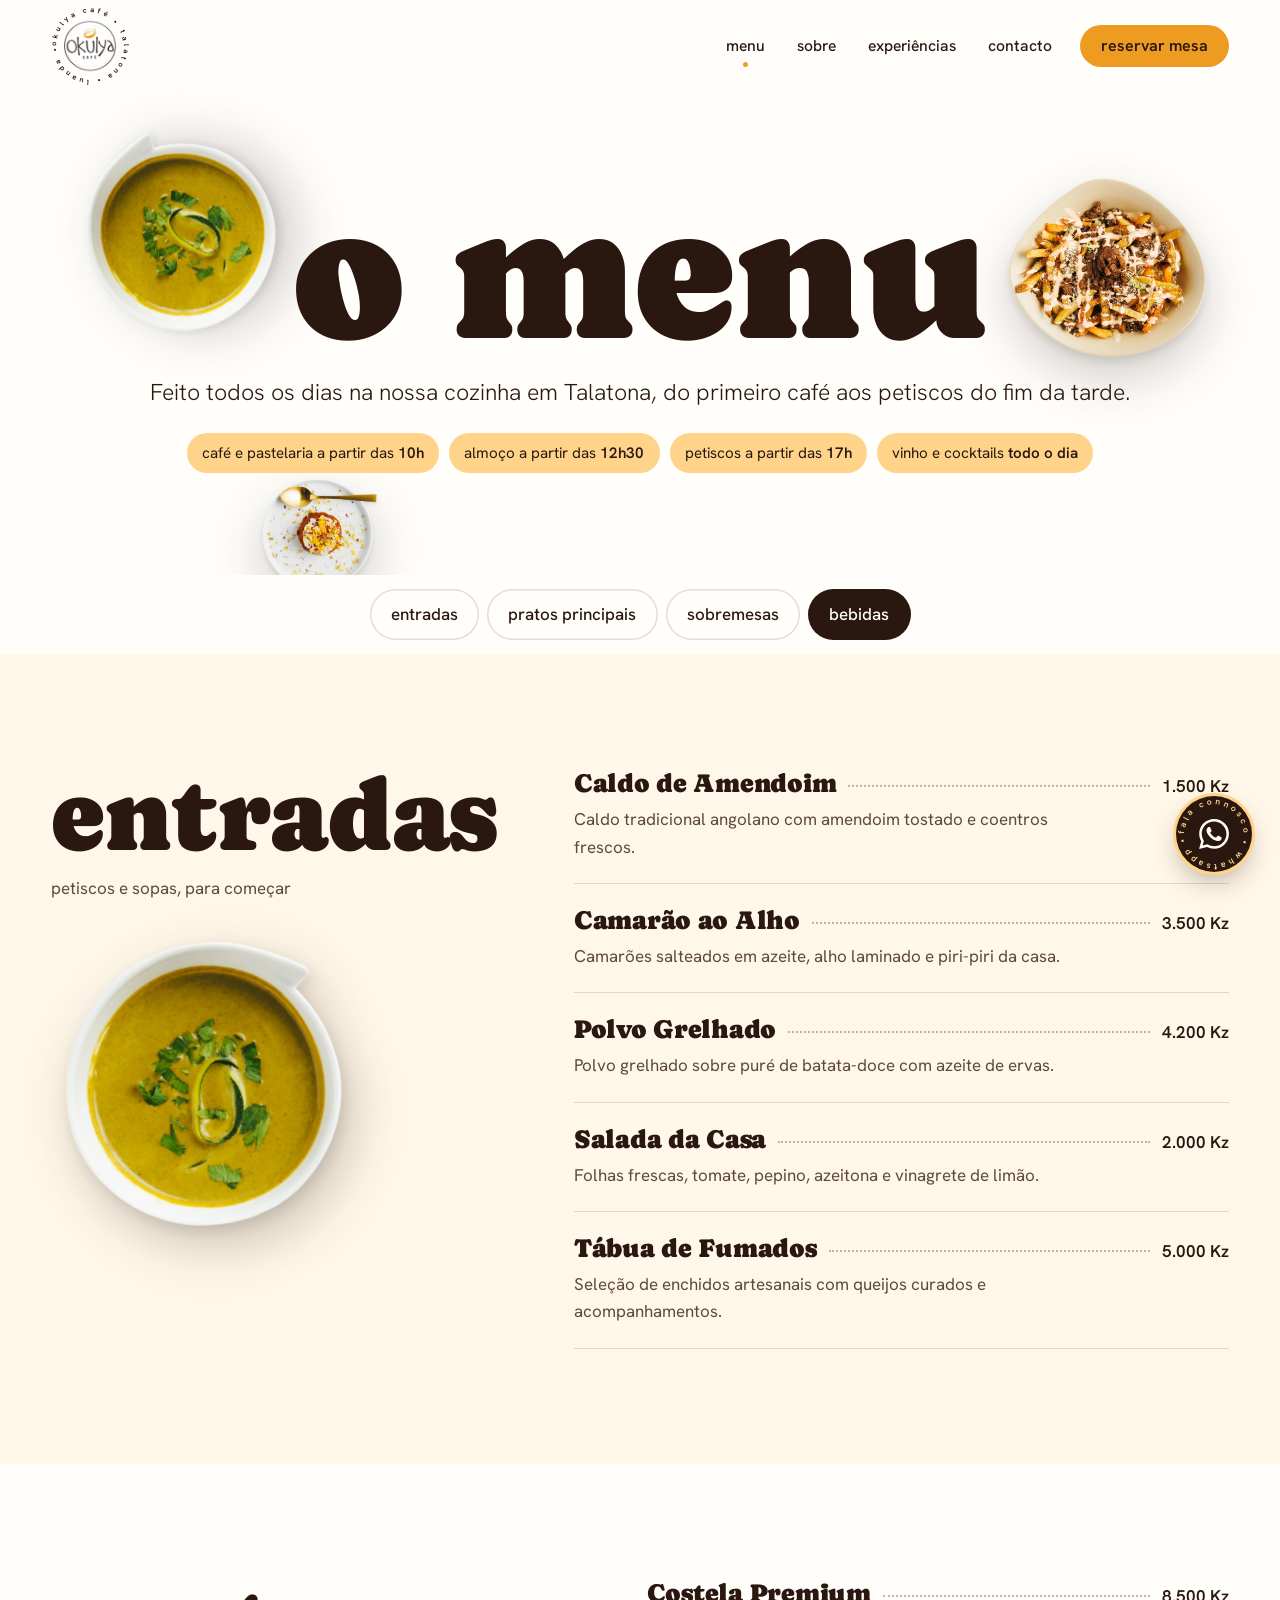
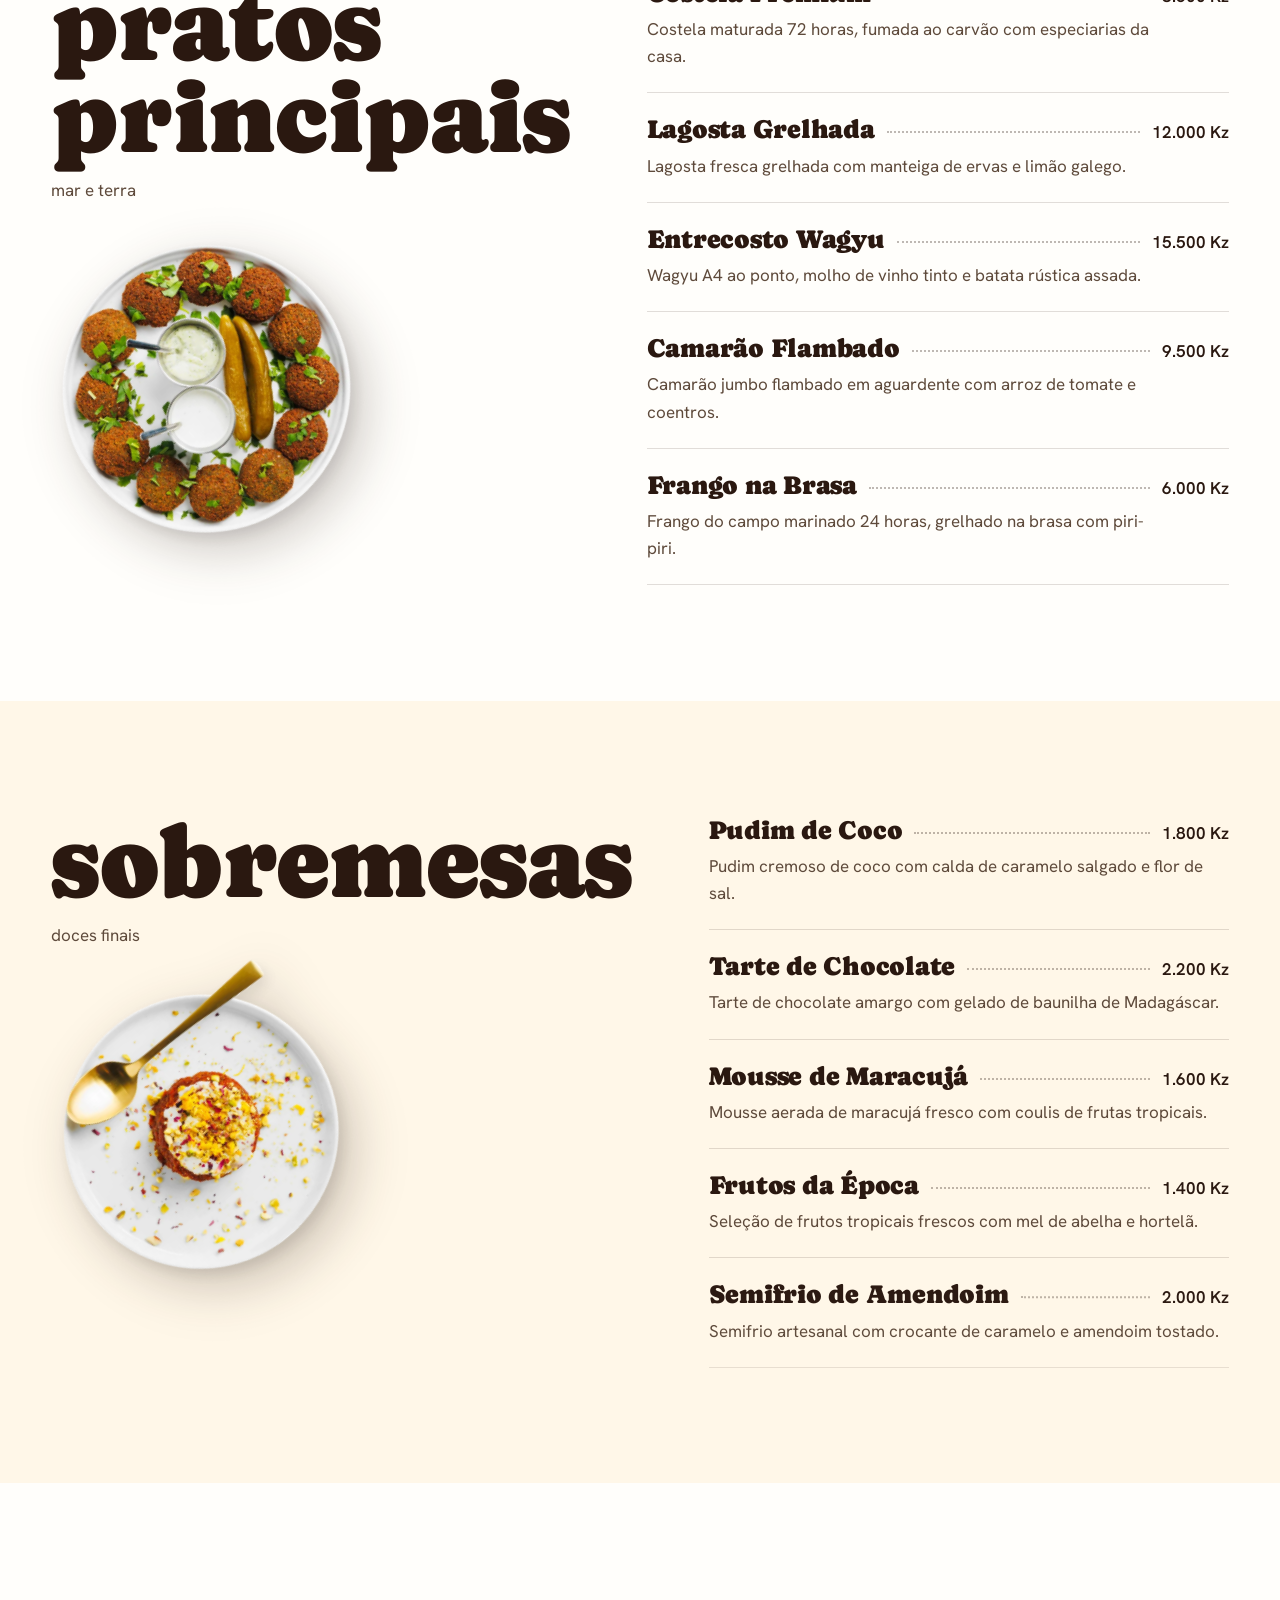
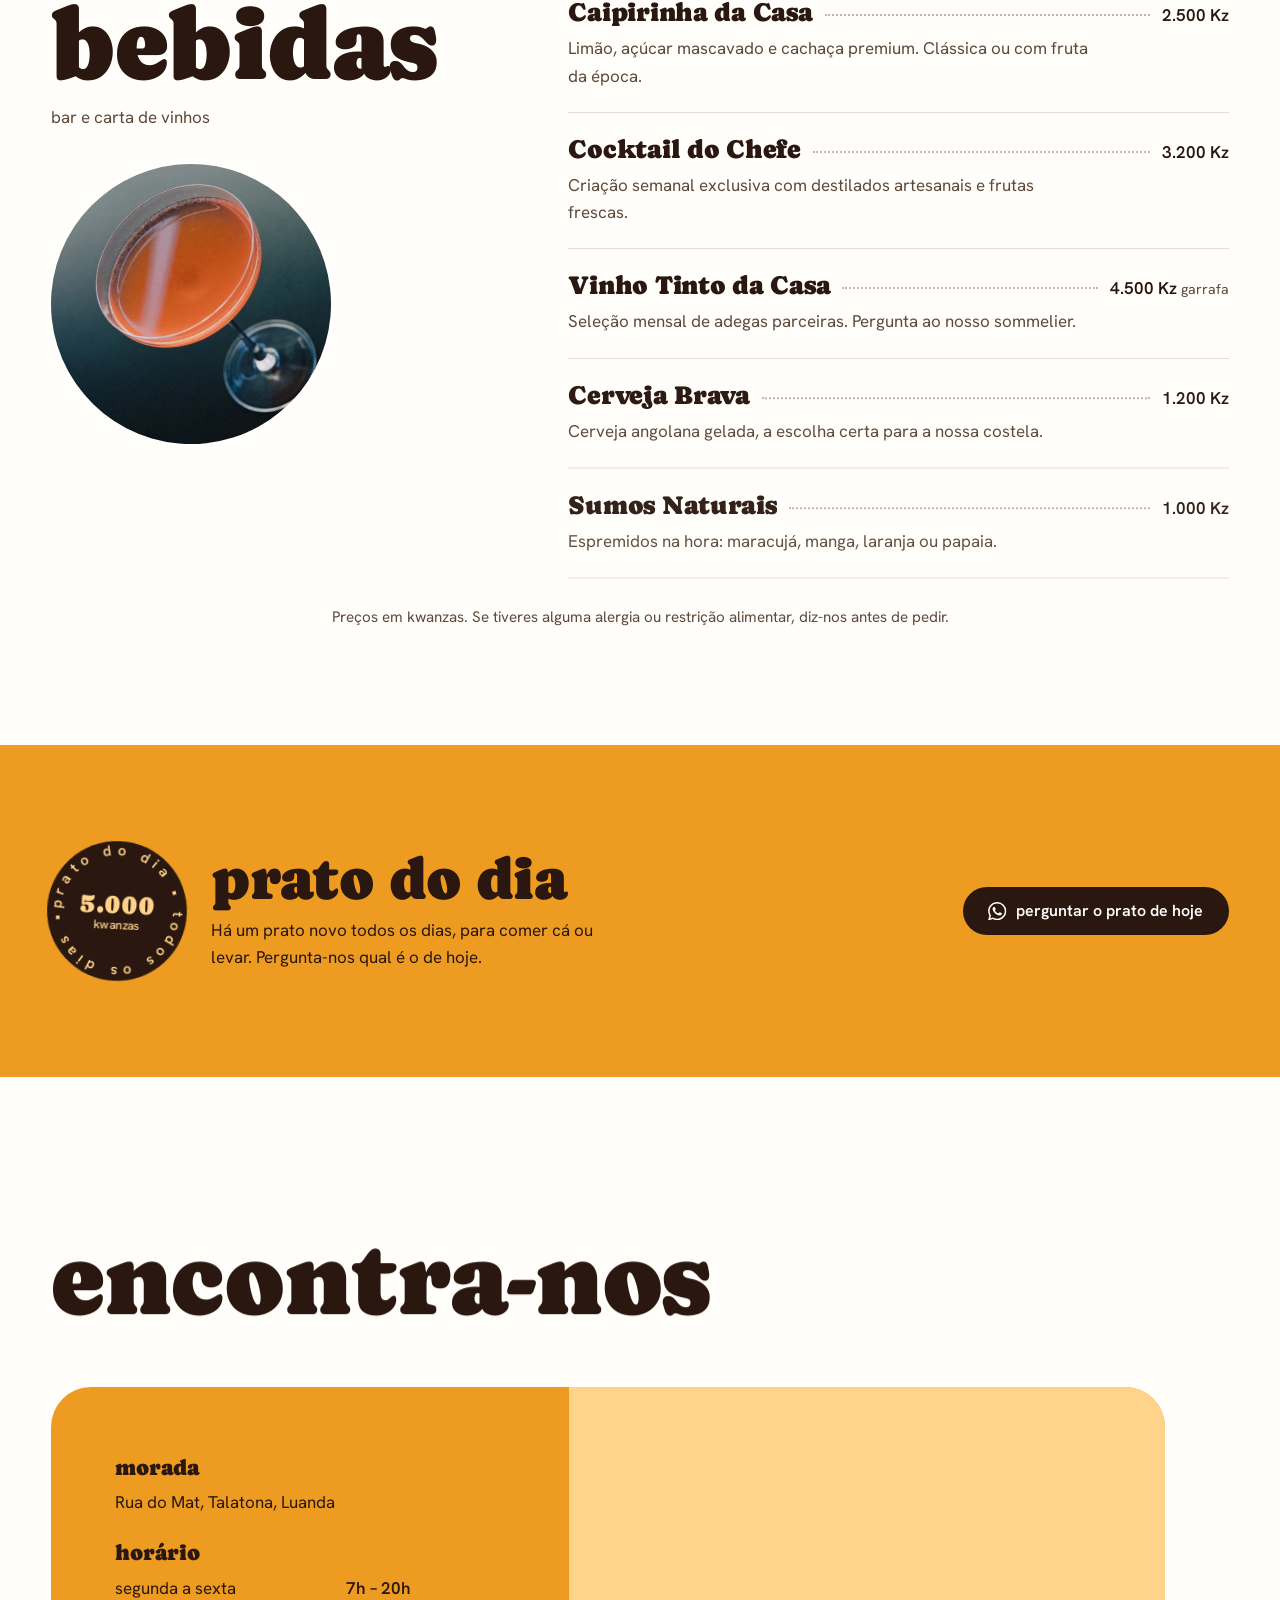
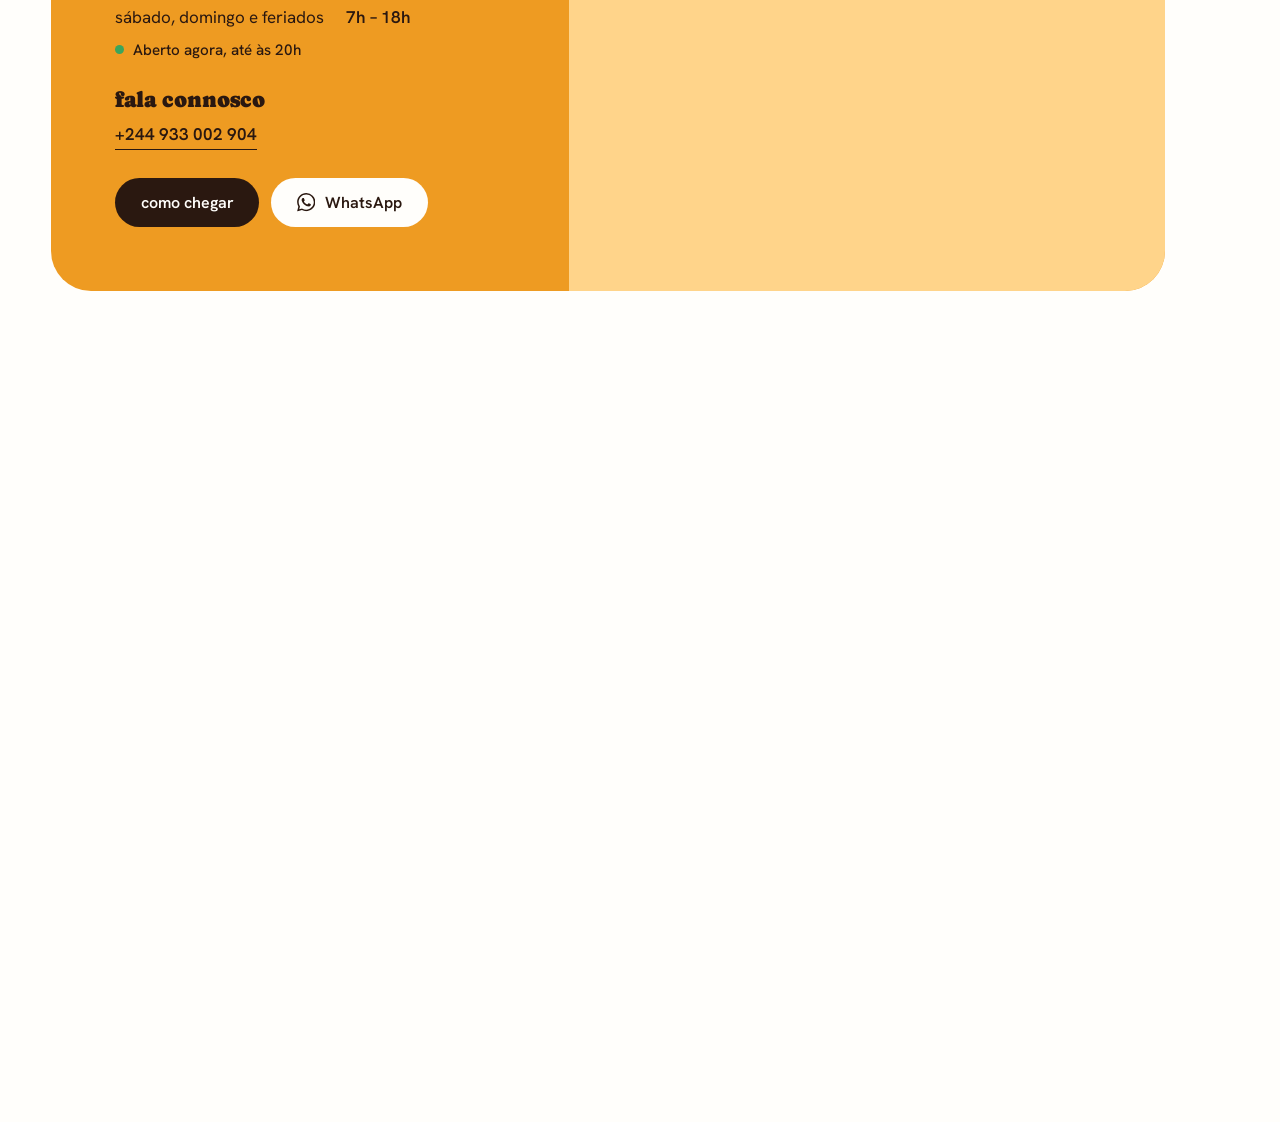
<file: menu.html>
<!doctype html>
<html lang="pt-AO">
<head>
  <meta charset="utf-8">
  <meta name="viewport" content="width=device-width, initial-scale=1, viewport-fit=cover">
  <title>Menu do Okulya Café em Talatona</title>
  <meta name="description" content="O menu do Okulya Café: entradas, pratos principais, sobremesas e bebidas, com preços em kwanzas. Prato do dia a 5.000 Kz.">
  <meta name="theme-color" content="#EE9B22">
  <meta property="og:type" content="website">
  <meta property="og:title" content="Menu do Okulya Café em Talatona">
  <meta property="og:description" content="O menu do Okulya Café: entradas, pratos principais, sobremesas e bebidas, com preços em kwanzas. Prato do dia a 5.000 Kz.">
  <meta property="og:image" content="assets/img/logo.webp">
  <link rel="icon" type="image/png" href="favicon.png">
  <link rel="apple-touch-icon" href="apple-touch-icon.png">
  <link rel="preconnect" href="https://fonts.googleapis.com">
  <link rel="preconnect" href="https://fonts.gstatic.com" crossorigin>
  <link href="https://fonts.googleapis.com/css2?family=Caprasimo&family=Hanken+Grotesk:ital,wght@0,300;0,400;0,500;0,600;1,400&display=swap" rel="stylesheet">
  <link rel="stylesheet" href="assets/css/style.css">
  <script>document.documentElement.classList.add('js', 'is-entering');</script>
</head>
<body data-page="menu">
  <a class="skip-link" href="#conteudo">Saltar para o conteúdo</a>

  <div class="pt" aria-hidden="true"><img src="assets/img/logo.webp" alt="" width="170" height="170"></div>

  <header class="site-header">
    <a class="brand" href="index.html" aria-label="Okulya Café, página inicial">
      <svg viewBox="0 0 100 100" aria-hidden="true"><defs><path id="ring-brand" d="M50,50 m-43,0 a43,43 0 1,1 86,0 a43,43 0 1,1 -86,0"/></defs><text><textPath href="#ring-brand" textLength="268">okulya café • talatona • luanda •</textPath></text></svg>
      <img src="assets/img/logo.webp" alt="" width="56" height="56">
    </a>
    <nav class="nav" aria-label="Principal">
      <a href="menu.html" aria-current="page">menu</a>
      <a href="sobre.html">sobre</a>
      <a href="experiencias.html">experiências</a>
      <a href="#contacto">contacto</a>
      <a class="btn btn--ambar" href="https://wa.me/244933002904?text=Ol%C3%A1!%20Gostaria%20de%20reservar%20uma%20mesa%20no%20Okulya%20Caf%C3%A9." target="_blank" rel="noopener">reservar mesa</a>
    </nav>
    <button class="menu-toggle" type="button" aria-expanded="false" aria-controls="mobile-menu"><span></span><b class="visually-hidden">Abrir menu</b></button>
  </header>

  <div class="mobile-menu" id="mobile-menu">
    <div class="mobile-menu__blob" aria-hidden="true"></div>
    <ul>
      <li><a class="mm-link" href="menu.html" aria-current="page">menu</a></li>
      <li><a class="mm-link" href="sobre.html">sobre</a></li>
      <li><a class="mm-link" href="experiencias.html">experiências</a></li>
      <li><a class="mm-link" href="#contacto">contacto</a></li>
    </ul>
    <div class="mobile-menu__foot">
      <p>Rua do Mat, Talatona, Luanda</p>
      <p><span class="status" data-status>Aberto todos os dias a partir das 7h</span></p>
      <p><a class="btn" href="https://wa.me/244933002904?text=Ol%C3%A1!%20Gostaria%20de%20reservar%20uma%20mesa%20no%20Okulya%20Caf%C3%A9." target="_blank" rel="noopener">reservar mesa</a></p>
    </div>
  </div>

  <main id="conteudo">

    <section class="page-hero" aria-labelledby="page-title">
      <img class="page-hero__plate" src="assets/img/plate-1.webp" alt="" width="800" height="777" style="left: 6%; top: 22%;">
      <img class="page-hero__plate" src="assets/img/plate-3.webp" alt="" width="800" height="735" style="right: 5%; top: 30%;">
      <img class="page-hero__plate" src="assets/img/plate-4.webp" alt="" width="800" height="761" style="left: 20%; bottom: -4%; width: clamp(90px, 10vw, 150px);">
      <h1 class="display-xl" id="page-title" data-rise><span class="line-mask"><span>o menu</span></span></h1>
      <p class="lede" data-hero-item>Feito todos os dias na nossa cozinha em Talatona, do primeiro café aos petiscos do fim da tarde.</p>
      <ul class="times" data-hero-item>
        <li>café e pastelaria a partir das <b>10h</b></li>
        <li>almoço a partir das <b>12h30</b></li>
        <li>petiscos a partir das <b>17h</b></li>
        <li>vinho e cocktails <b>todo o dia</b></li>
      </ul>
    </section>

    <nav class="menu-nav" aria-label="Categorias do menu">
      <ul>
        <li><a href="#entradas">entradas</a></li>
        <li><a href="#pratos">pratos principais</a></li>
        <li><a href="#sobremesas">sobremesas</a></li>
        <li><a href="#bebidas">bebidas</a></li>
      </ul>
    </nav>

    <section class="menu-section" id="entradas" aria-labelledby="t-entradas">
      <div class="wrap menu-section__grid">
        <div class="menu-section__aside">
          <h2 class="display-l" id="t-entradas">entradas</h2>
          <p class="muted">petiscos e sopas, para começar</p>
          <img src="assets/img/plate-1.webp" alt="" width="800" height="777" loading="lazy">
        </div>
        <ul class="menu-list">
          <li class="menu-item"><div class="menu-item__top"><h3 class="menu-item__name">Caldo de Amendoim</h3><span class="menu-item__dots"></span><span class="menu-item__price">1.500 Kz</span></div><p class="menu-item__desc">Caldo tradicional angolano com amendoim tostado e coentros frescos.</p></li>
          <li class="menu-item"><div class="menu-item__top"><h3 class="menu-item__name">Camarão ao Alho</h3><span class="menu-item__dots"></span><span class="menu-item__price">3.500 Kz</span></div><p class="menu-item__desc">Camarões salteados em azeite, alho laminado e piri-piri da casa.</p></li>
          <li class="menu-item"><div class="menu-item__top"><h3 class="menu-item__name">Polvo Grelhado</h3><span class="menu-item__dots"></span><span class="menu-item__price">4.200 Kz</span></div><p class="menu-item__desc">Polvo grelhado sobre puré de batata-doce com azeite de ervas.</p></li>
          <li class="menu-item"><div class="menu-item__top"><h3 class="menu-item__name">Salada da Casa</h3><span class="menu-item__dots"></span><span class="menu-item__price">2.000 Kz</span></div><p class="menu-item__desc">Folhas frescas, tomate, pepino, azeitona e vinagrete de limão.</p></li>
          <li class="menu-item"><div class="menu-item__top"><h3 class="menu-item__name">Tábua de Fumados</h3><span class="menu-item__dots"></span><span class="menu-item__price">5.000 Kz</span></div><p class="menu-item__desc">Seleção de enchidos artesanais com queijos curados e acompanhamentos.</p></li>
        </ul>
      </div>
    </section>

    <section class="menu-section" id="pratos" aria-labelledby="t-pratos">
      <div class="wrap menu-section__grid">
        <div class="menu-section__aside">
          <h2 class="display-l" id="t-pratos">pratos principais</h2>
          <p class="muted">mar e terra</p>
          <img src="assets/img/plate-2.webp" alt="" width="800" height="792" loading="lazy">
        </div>
        <ul class="menu-list">
          <li class="menu-item"><div class="menu-item__top"><h3 class="menu-item__name">Costela Premium</h3><span class="menu-item__dots"></span><span class="menu-item__price">8.500 Kz</span></div><p class="menu-item__desc">Costela maturada 72 horas, fumada ao carvão com especiarias da casa.</p></li>
          <li class="menu-item"><div class="menu-item__top"><h3 class="menu-item__name">Lagosta Grelhada</h3><span class="menu-item__dots"></span><span class="menu-item__price">12.000 Kz</span></div><p class="menu-item__desc">Lagosta fresca grelhada com manteiga de ervas e limão galego.</p></li>
          <li class="menu-item"><div class="menu-item__top"><h3 class="menu-item__name">Entrecosto Wagyu</h3><span class="menu-item__dots"></span><span class="menu-item__price">15.500 Kz</span></div><p class="menu-item__desc">Wagyu A4 ao ponto, molho de vinho tinto e batata rústica assada.</p></li>
          <li class="menu-item"><div class="menu-item__top"><h3 class="menu-item__name">Camarão Flambado</h3><span class="menu-item__dots"></span><span class="menu-item__price">9.500 Kz</span></div><p class="menu-item__desc">Camarão jumbo flambado em aguardente com arroz de tomate e coentros.</p></li>
          <li class="menu-item"><div class="menu-item__top"><h3 class="menu-item__name">Frango na Brasa</h3><span class="menu-item__dots"></span><span class="menu-item__price">6.000 Kz</span></div><p class="menu-item__desc">Frango do campo marinado 24 horas, grelhado na brasa com piri-piri.</p></li>
        </ul>
      </div>
    </section>

    <section class="menu-section" id="sobremesas" aria-labelledby="t-sobremesas">
      <div class="wrap menu-section__grid">
        <div class="menu-section__aside">
          <h2 class="display-l" id="t-sobremesas">sobremesas</h2>
          <p class="muted">doces finais</p>
          <img src="assets/img/plate-4.webp" alt="" width="800" height="761" loading="lazy">
        </div>
        <ul class="menu-list">
          <li class="menu-item"><div class="menu-item__top"><h3 class="menu-item__name">Pudim de Coco</h3><span class="menu-item__dots"></span><span class="menu-item__price">1.800 Kz</span></div><p class="menu-item__desc">Pudim cremoso de coco com calda de caramelo salgado e flor de sal.</p></li>
          <li class="menu-item"><div class="menu-item__top"><h3 class="menu-item__name">Tarte de Chocolate</h3><span class="menu-item__dots"></span><span class="menu-item__price">2.200 Kz</span></div><p class="menu-item__desc">Tarte de chocolate amargo com gelado de baunilha de Madagáscar.</p></li>
          <li class="menu-item"><div class="menu-item__top"><h3 class="menu-item__name">Mousse de Maracujá</h3><span class="menu-item__dots"></span><span class="menu-item__price">1.600 Kz</span></div><p class="menu-item__desc">Mousse aerada de maracujá fresco com coulis de frutas tropicais.</p></li>
          <li class="menu-item"><div class="menu-item__top"><h3 class="menu-item__name">Frutos da Época</h3><span class="menu-item__dots"></span><span class="menu-item__price">1.400 Kz</span></div><p class="menu-item__desc">Seleção de frutos tropicais frescos com mel de abelha e hortelã.</p></li>
          <li class="menu-item"><div class="menu-item__top"><h3 class="menu-item__name">Semifrio de Amendoim</h3><span class="menu-item__dots"></span><span class="menu-item__price">2.000 Kz</span></div><p class="menu-item__desc">Semifrio artesanal com crocante de caramelo e amendoim tostado.</p></li>
        </ul>
      </div>
    </section>

    <section class="menu-section" id="bebidas" aria-labelledby="t-bebidas">
      <div class="wrap menu-section__grid">
        <div class="menu-section__aside">
          <h2 class="display-l" id="t-bebidas">bebidas</h2>
          <p class="muted">bar e carta de vinhos</p>
          <img class="menu-section__photo" src="assets/img/day-cocktails.webp" alt="" width="1000" height="1500" loading="lazy">
        </div>
        <ul class="menu-list">
          <li class="menu-item"><div class="menu-item__top"><h3 class="menu-item__name">Caipirinha da Casa</h3><span class="menu-item__dots"></span><span class="menu-item__price">2.500 Kz</span></div><p class="menu-item__desc">Limão, açúcar mascavado e cachaça premium. Clássica ou com fruta da época.</p></li>
          <li class="menu-item"><div class="menu-item__top"><h3 class="menu-item__name">Cocktail do Chefe</h3><span class="menu-item__dots"></span><span class="menu-item__price">3.200 Kz</span></div><p class="menu-item__desc">Criação semanal exclusiva com destilados artesanais e frutas frescas.</p></li>
          <li class="menu-item"><div class="menu-item__top"><h3 class="menu-item__name">Vinho Tinto da Casa</h3><span class="menu-item__dots"></span><span class="menu-item__price">4.500 Kz <small class="muted">garrafa</small></span></div><p class="menu-item__desc">Seleção mensal de adegas parceiras. Pergunta ao nosso sommelier.</p></li>
          <li class="menu-item"><div class="menu-item__top"><h3 class="menu-item__name">Cerveja Brava</h3><span class="menu-item__dots"></span><span class="menu-item__price">1.200 Kz</span></div><p class="menu-item__desc">Cerveja angolana gelada, a escolha certa para a nossa costela.</p></li>
          <li class="menu-item"><div class="menu-item__top"><h3 class="menu-item__name">Sumos Naturais</h3><span class="menu-item__dots"></span><span class="menu-item__price">1.000 Kz</span></div><p class="menu-item__desc">Espremidos na hora: maracujá, manga, laranja ou papaia.</p></li>
        </ul>
      </div>
      <p class="menu-note">Preços em kwanzas. Se tiveres alguma alergia ou restrição alimentar, diz-nos antes de pedir.</p>
    </section>

    <section class="prato-band" aria-labelledby="prato-band-title">
      <div class="wrap">
        <div class="prato-band__lead">
          <div class="sticker" data-pop>
            <svg class="ring" viewBox="0 0 100 100" aria-hidden="true"><defs><path id="ring-pb" d="M50,50 m-40,0 a40,40 0 1,1 80,0 a40,40 0 1,1 -80,0"/></defs><text><textPath href="#ring-pb" textLength="248">prato do dia • todos os dias •</textPath></text></svg>
            <span class="sticker__core">5.000<small>kwanzas</small></span>
          </div>
          <div>
            <h2 class="display-m" id="prato-band-title">prato do dia</h2>
            <p>Há um prato novo todos os dias, para comer cá ou levar. Pergunta-nos qual é o de hoje.</p>
          </div>
        </div>
        <a class="btn" href="https://wa.me/244933002904?text=Ol%C3%A1!%20Qual%20%C3%A9%20o%20prato%20do%20dia%20hoje%3F" target="_blank" rel="noopener">
          <svg viewBox="0 0 24 24" aria-hidden="true" fill="currentColor"><use href="#i-wa"/></svg>
          perguntar o prato de hoje
        </a>
      </div>
    </section>

    <!-- ============ VISIT ============ -->
    <section class="visit" id="contacto" aria-labelledby="visit-title">
      <div class="wrap">
        <h2 class="display-l" id="visit-title" data-rise style="margin-bottom: clamp(32px, 5vw, 64px)"><span class="line-mask"><span>encontra-nos</span></span></h2>
        <div class="visit__card">
          <div class="visit__info">
            <dl>
              <div>
                <dt>morada</dt>
                <dd>Rua do Mat, Talatona, Luanda</dd>
              </div>
              <div>
                <dt>horário</dt>
                <dd class="hours"><span>segunda a sexta</span><span>7h – 20h</span><span>sábado, domingo e feriados</span><span>7h – 18h</span></dd>
                <dd><span class="status" data-status>Aberto todos os dias a partir das 7h</span></dd>
              </div>
              <div>
                <dt>fala connosco</dt>
                <dd><a class="link" href="tel:+244933002904">+244 933 002 904</a></dd>
              </div>
            </dl>
            <div class="visit__actions">
              <a class="btn" href="https://www.google.com/maps/dir/?api=1&amp;destination=-8.9171841,13.1995378" target="_blank" rel="noopener">como chegar</a>
              <a class="btn btn--light" href="https://wa.me/244933002904?text=Ol%C3%A1!%20Gostaria%20de%20saber%20mais%20sobre%20o%20Okulya%20Caf%C3%A9." target="_blank" rel="noopener">
                <svg viewBox="0 0 24 24" aria-hidden="true" fill="currentColor"><use href="#i-wa"/></svg>
                WhatsApp
              </a>
            </div>
          </div>
          <div class="visit__map">
            <iframe title="Mapa com a localização do Okulya Café em Talatona" src="https://maps.google.com/maps?q=-8.9171841,13.1995378&amp;z=16&amp;output=embed" loading="lazy" referrerpolicy="no-referrer-when-downgrade"></iframe>
          </div>
          <a class="visit__tab" href="https://www.google.com/maps/dir/?api=1&amp;destination=-8.9171841,13.1995378" target="_blank" rel="noopener">como chegar</a>
        </div>
      </div>
    </section>

  </main>

  <footer class="site-footer">
    <div class="wrap">
      <div class="footer__grid">
        <h2>Passa hoje por cá.</h2>
        <div>
          <h3>visita</h3>
          <ul>
            <li>Rua do Mat, Talatona, Luanda</li>
            <li>seg. a sex. 7h – 20h</li>
            <li>sáb., dom. e feriados 7h – 18h</li>
          </ul>
        </div>
        <div>
          <h3>fala connosco</h3>
          <ul>
            <li><a href="https://wa.me/244933002904" target="_blank" rel="noopener">WhatsApp</a></li>
            <li><a href="tel:+244933002904">+244 933 002 904</a></li>
          </ul>
        </div>
        <div>
          <h3>segue</h3>
          <ul>
            <li><a href="https://www.instagram.com/0kulya.cafe/" target="_blank" rel="noopener">Instagram</a></li>
            <li><a href="https://www.facebook.com/profile.php?id=100083340589429" target="_blank" rel="noopener">Facebook</a></li>
            <li><a href="https://www.tiktok.com/@0kulya.cafe" target="_blank" rel="noopener">TikTok</a></li>
            <li><a href="https://www.linkedin.com/company/okulya" target="_blank" rel="noopener">LinkedIn</a></li>
            <li><a href="https://www.tripadvisor.co.uk/Restaurant_Review-g293763-d33320831-Reviews-Okulya_Cafe-Luanda_Luanda_Province.html" target="_blank" rel="noopener">TripAdvisor</a></li>
          </ul>
        </div>
      </div>
      <div class="footer__legal">
        <span>© <span data-year>2026</span> Okulya Café, Talatona, Luanda</span>
        <span class="footer__links"><a href="menu.html">menu</a><a href="sobre.html">sobre</a><a href="experiencias.html">experiências</a></span>
      </div>
    </div>
    <p class="footer__word" aria-hidden="true">okulya</p>
  </footer>

  <a class="sticker wa" href="https://wa.me/244933002904?text=Ol%C3%A1!%20Gostaria%20de%20saber%20mais%20sobre%20o%20Okulya%20Caf%C3%A9." target="_blank" rel="noopener" aria-label="Fala connosco no WhatsApp">
    <svg class="ring" viewBox="0 0 100 100" aria-hidden="true"><defs><path id="ring-wa" d="M50,50 m-39,0 a39,39 0 1,1 78,0 a39,39 0 1,1 -78,0"/></defs><text><textPath href="#ring-wa" textLength="240">fala connosco • whatsapp •</textPath></text></svg>
    <svg class="wa__icon" viewBox="0 0 24 24" aria-hidden="true"><use href="#i-wa"/></svg>
  </a>

  <svg width="0" height="0" style="position:absolute" aria-hidden="true">
    <symbol id="i-wa" viewBox="0 0 24 24"><path d="M17.472 14.382c-.297-.149-1.758-.867-2.03-.967-.273-.099-.471-.148-.67.15-.197.297-.767.966-.94 1.164-.173.199-.347.223-.644.075-.297-.15-1.255-.463-2.39-1.475-.883-.788-1.48-1.761-1.653-2.059-.173-.297-.018-.458.13-.606.134-.133.298-.347.446-.52.149-.174.198-.298.298-.497.099-.198.05-.371-.025-.52-.075-.149-.669-1.612-.916-2.207-.242-.579-.487-.5-.669-.51-.173-.008-.371-.01-.57-.01-.198 0-.52.074-.792.372-.272.297-1.04 1.016-1.04 2.479 0 1.462 1.065 2.875 1.213 3.074.149.198 2.096 3.2 5.077 4.487.709.306 1.262.489 1.694.625.712.227 1.36.195 1.871.118.571-.085 1.758-.719 2.006-1.413.248-.694.248-1.289.173-1.413-.074-.124-.272-.198-.57-.347m-5.421 7.403h-.004a9.87 9.87 0 0 1-5.031-1.378l-.361-.214-3.741.982.998-3.648-.235-.374a9.86 9.86 0 0 1-1.51-5.26c.001-5.45 4.436-9.884 9.888-9.884 2.64 0 5.122 1.03 6.988 2.898a9.825 9.825 0 0 1 2.893 6.994c-.003 5.45-4.437 9.884-9.885 9.884m8.413-18.297A11.815 11.815 0 0 0 12.05 0C5.495 0 .16 5.335.157 11.892c0 2.096.547 4.142 1.588 5.945L.057 24l6.305-1.654a11.882 11.882 0 0 0 5.683 1.448h.005c6.554 0 11.89-5.335 11.893-11.893a11.821 11.821 0 0 0-3.48-8.413z"/></symbol>
  </svg>

  <script src="assets/vendor/gsap.min.js" defer></script>
  <script src="assets/vendor/ScrollTrigger.min.js" defer></script>
  <script src="assets/vendor/lenis.min.js" defer></script>
  <script src="assets/js/main.js" defer></script>
</body>
</html>
</file>
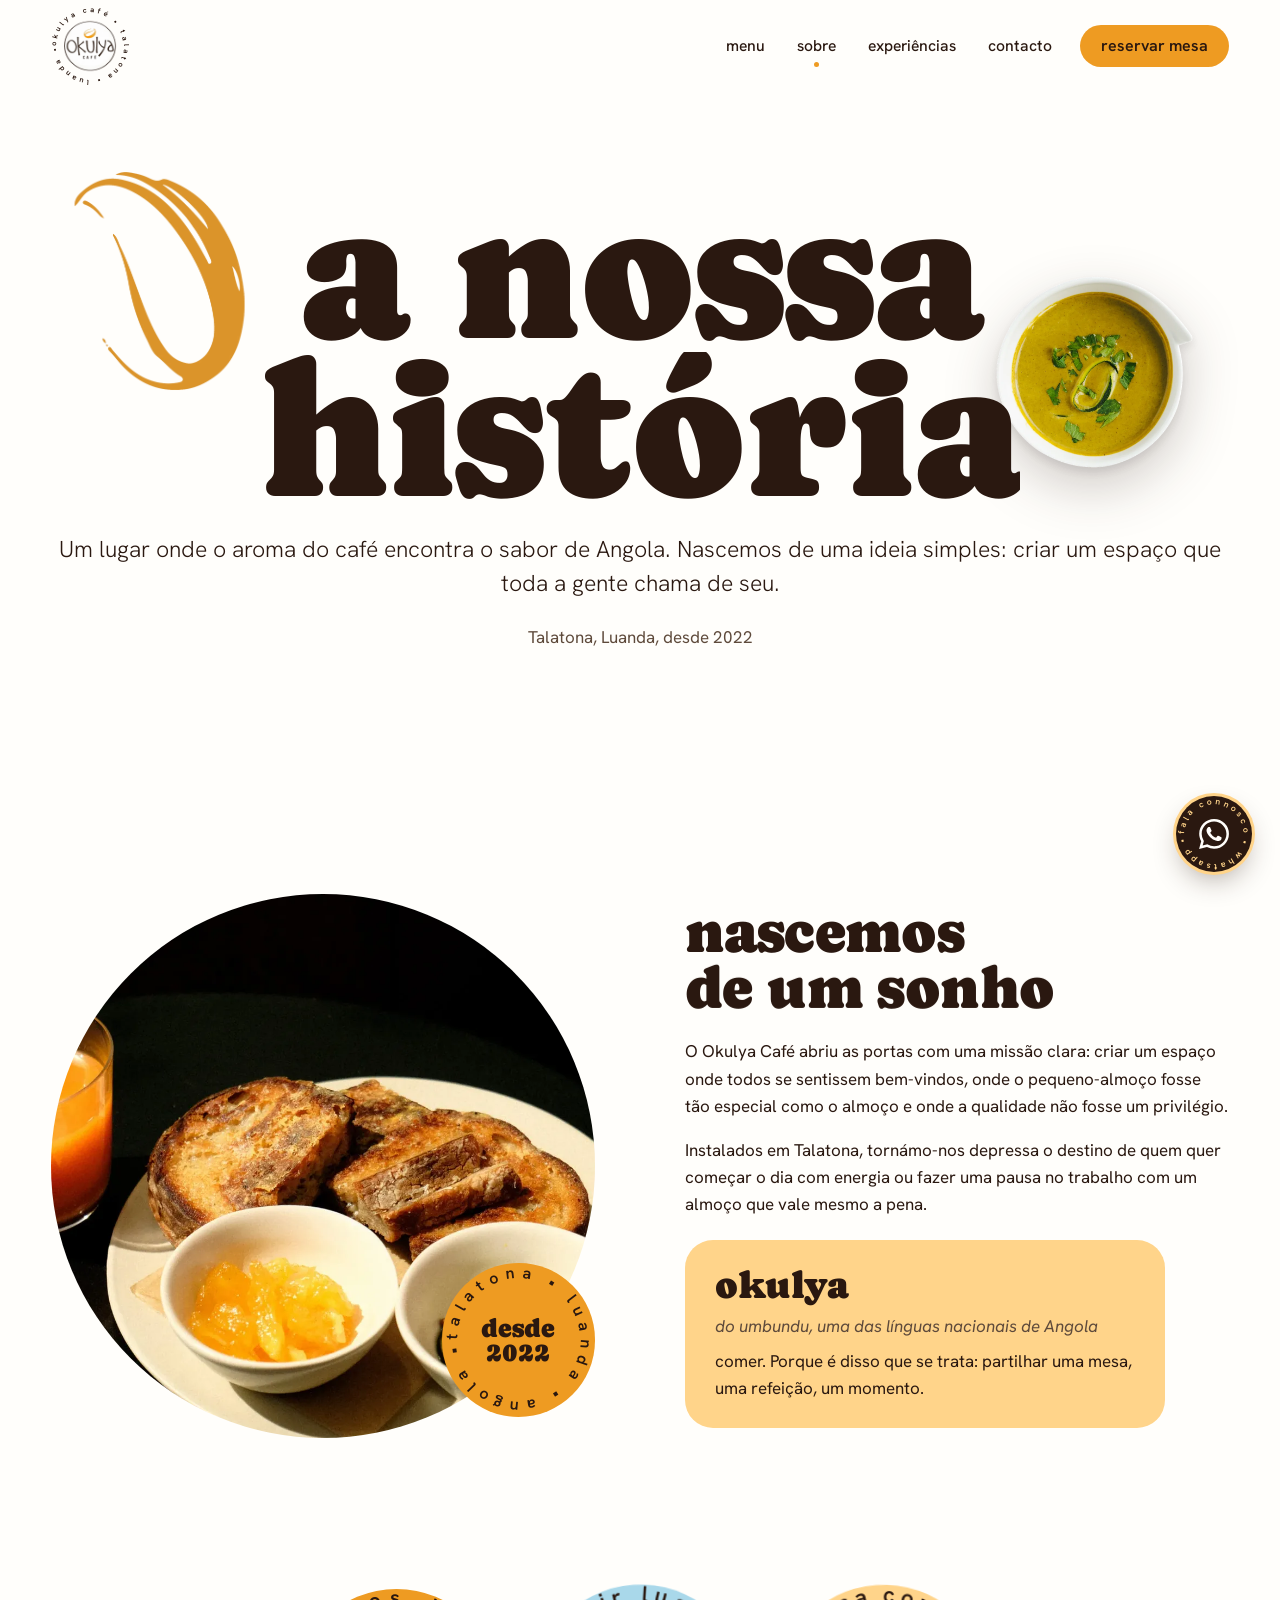
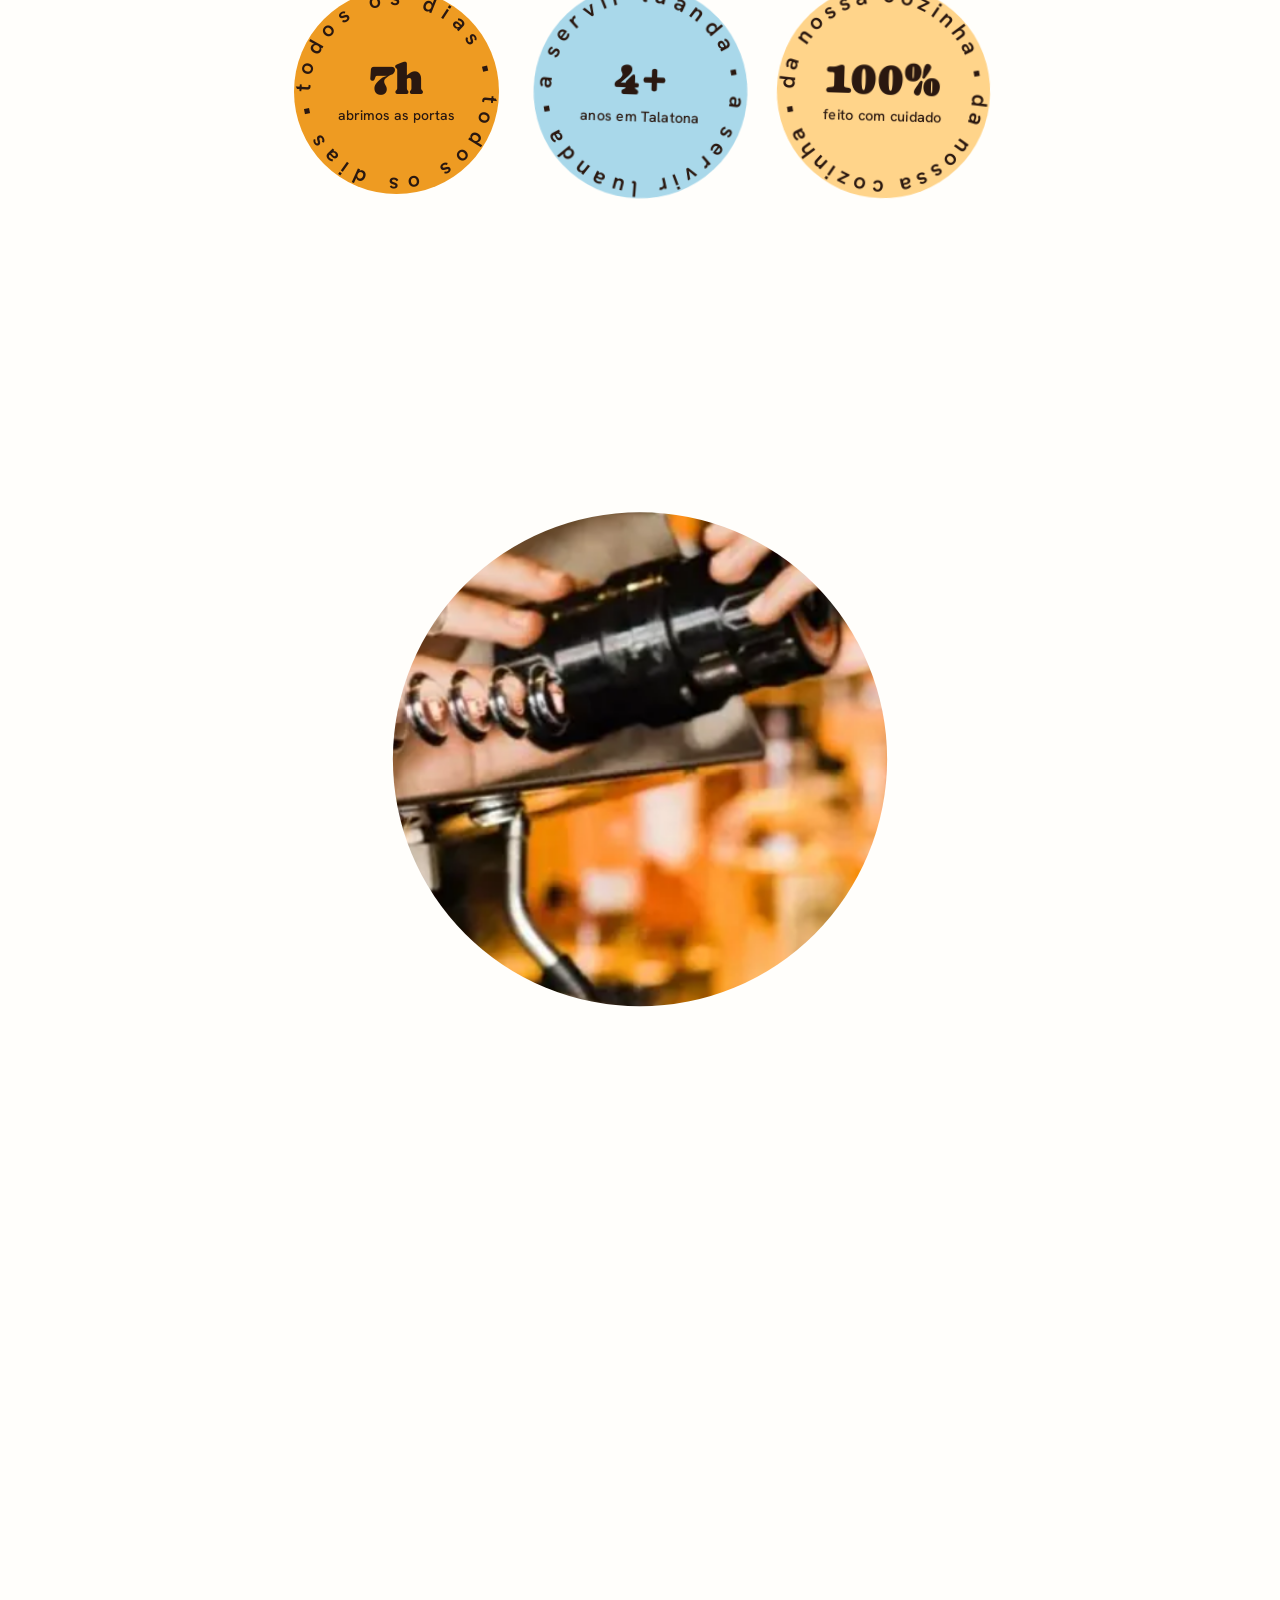
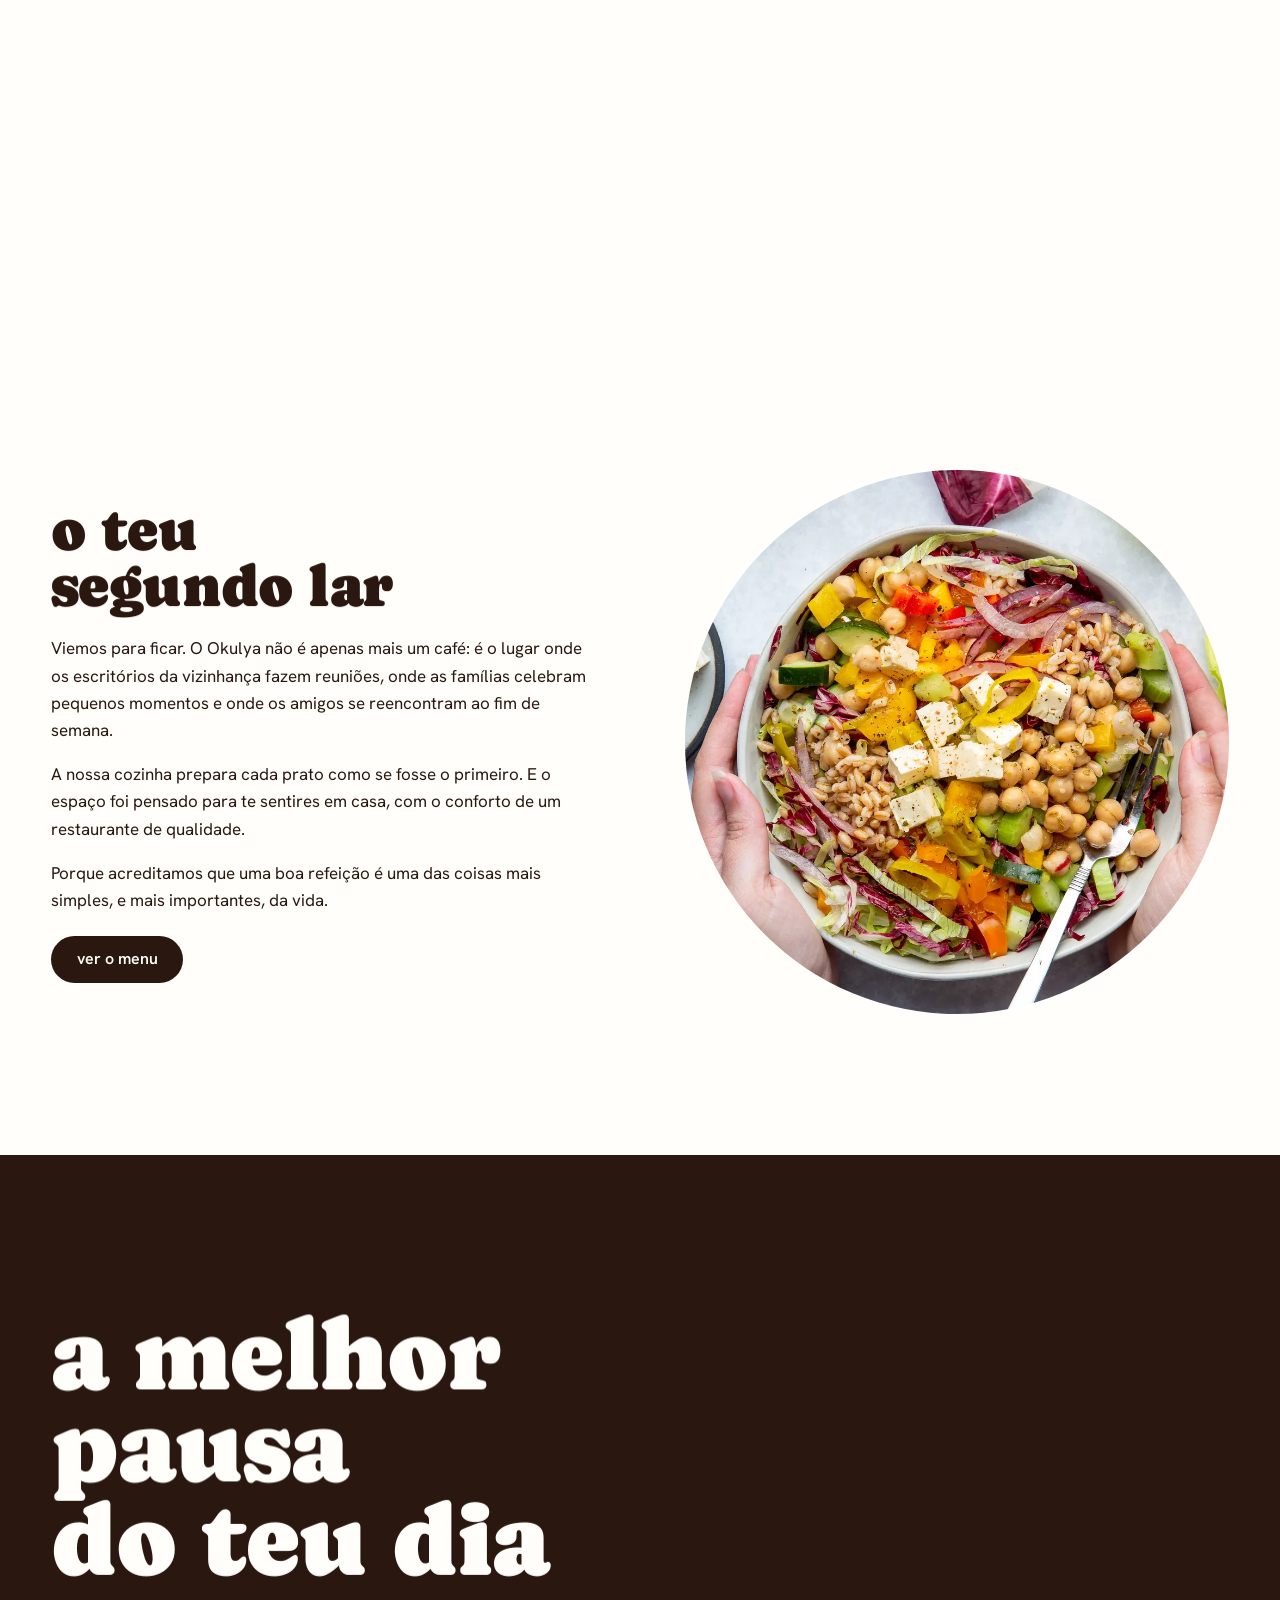
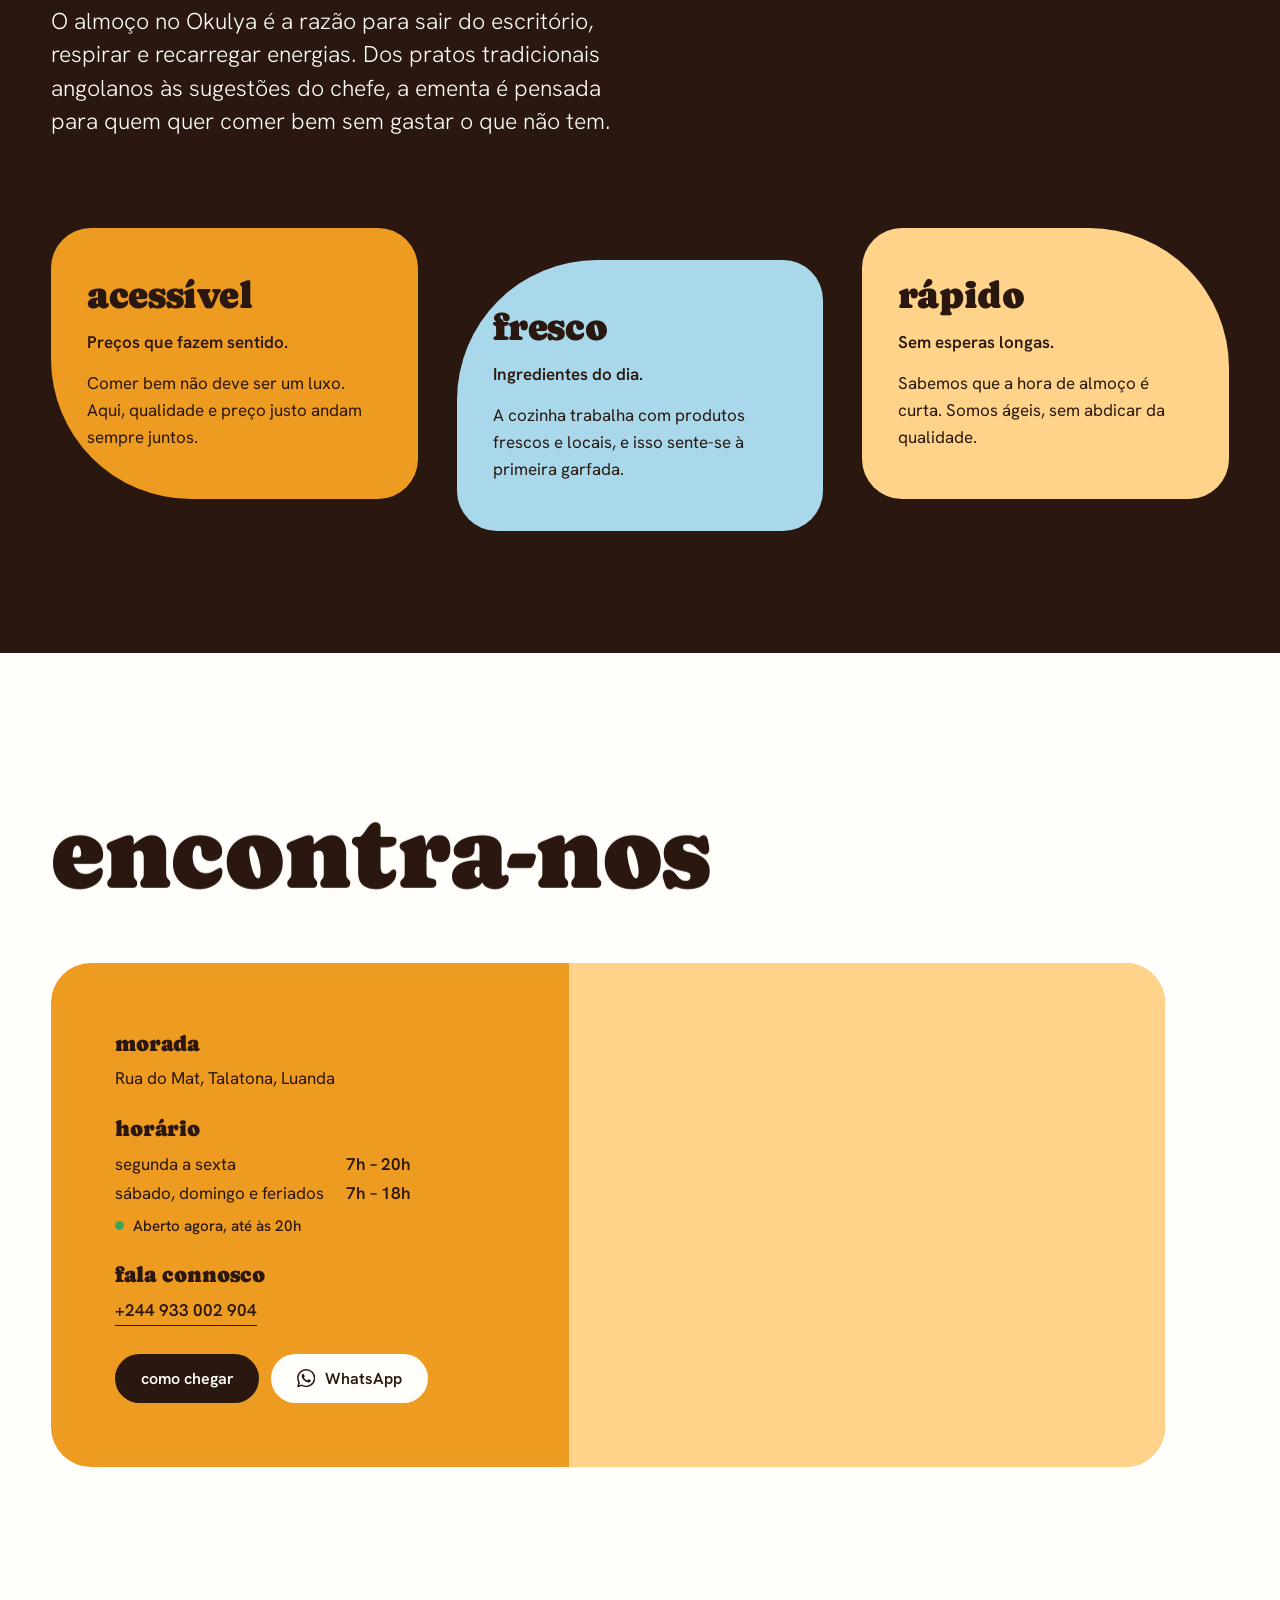
<file: sobre.html>
<!doctype html>
<html lang="pt-AO">
<head>
  <meta charset="utf-8">
  <meta name="viewport" content="width=device-width, initial-scale=1, viewport-fit=cover">
  <title>A nossa história, Okulya Café</title>
  <meta name="description" content="Okulya quer dizer comer, em umbundu. Desde 2022 em Talatona, Luanda: o teu segundo lar para o café, o almoço e os bons momentos.">
  <meta name="theme-color" content="#EE9B22">
  <meta property="og:type" content="website">
  <meta property="og:title" content="A nossa história, Okulya Café">
  <meta property="og:description" content="Okulya quer dizer comer, em umbundu. Desde 2022 em Talatona, Luanda: o teu segundo lar para o café, o almoço e os bons momentos.">
  <meta property="og:image" content="assets/img/logo.webp">
  <link rel="icon" type="image/png" href="favicon.png">
  <link rel="apple-touch-icon" href="apple-touch-icon.png">
  <link rel="preconnect" href="https://fonts.googleapis.com">
  <link rel="preconnect" href="https://fonts.gstatic.com" crossorigin>
  <link href="https://fonts.googleapis.com/css2?family=Caprasimo&family=Hanken+Grotesk:ital,wght@0,300;0,400;0,500;0,600;1,400&display=swap" rel="stylesheet">
  <link rel="stylesheet" href="assets/css/style.css">
  <script>document.documentElement.classList.add('js', 'is-entering');</script>
</head>
<body data-page="sobre">
  <a class="skip-link" href="#conteudo">Saltar para o conteúdo</a>

  <div class="pt" aria-hidden="true"><img src="assets/img/logo.webp" alt="" width="170" height="170"></div>

  <header class="site-header">
    <a class="brand" href="index.html" aria-label="Okulya Café, página inicial">
      <svg viewBox="0 0 100 100" aria-hidden="true"><defs><path id="ring-brand" d="M50,50 m-43,0 a43,43 0 1,1 86,0 a43,43 0 1,1 -86,0"/></defs><text><textPath href="#ring-brand" textLength="268">okulya café • talatona • luanda •</textPath></text></svg>
      <img src="assets/img/logo.webp" alt="" width="56" height="56">
    </a>
    <nav class="nav" aria-label="Principal">
      <a href="menu.html">menu</a>
      <a href="sobre.html" aria-current="page">sobre</a>
      <a href="experiencias.html">experiências</a>
      <a href="#contacto">contacto</a>
      <a class="btn btn--ambar" href="https://wa.me/244933002904?text=Ol%C3%A1!%20Gostaria%20de%20reservar%20uma%20mesa%20no%20Okulya%20Caf%C3%A9." target="_blank" rel="noopener">reservar mesa</a>
    </nav>
    <button class="menu-toggle" type="button" aria-expanded="false" aria-controls="mobile-menu"><span></span><b class="visually-hidden">Abrir menu</b></button>
  </header>

  <div class="mobile-menu" id="mobile-menu">
    <div class="mobile-menu__blob" aria-hidden="true"></div>
    <ul>
      <li><a class="mm-link" href="menu.html">menu</a></li>
      <li><a class="mm-link" href="sobre.html" aria-current="page">sobre</a></li>
      <li><a class="mm-link" href="experiencias.html">experiências</a></li>
      <li><a class="mm-link" href="#contacto">contacto</a></li>
    </ul>
    <div class="mobile-menu__foot">
      <p>Rua do Mat, Talatona, Luanda</p>
      <p><span class="status" data-status>Aberto todos os dias a partir das 7h</span></p>
      <p><a class="btn" href="https://wa.me/244933002904?text=Ol%C3%A1!%20Gostaria%20de%20reservar%20uma%20mesa%20no%20Okulya%20Caf%C3%A9." target="_blank" rel="noopener">reservar mesa</a></p>
    </div>
  </div>

  <main id="conteudo">

    <section class="page-hero" aria-labelledby="page-title">
      <img class="page-hero__plate page-hero__plate--swoosh" src="assets/img/swoosh.webp" alt="" width="900" height="705" style="left: 4%; top: 26%;">
      <img class="page-hero__plate" src="assets/img/plate-1.webp" alt="" width="800" height="777" style="right: 6%; top: 36%;">
      <h1 class="display-xl" id="page-title" data-rise><span class="line-mask"><span>a nossa</span></span><span class="line-mask"><span>história</span></span></h1>
      <p class="lede" data-hero-item>Um lugar onde o aroma do café encontra o sabor de Angola. Nascemos de uma ideia simples: criar um espaço que toda a gente chama de seu.</p>
      <p class="muted" data-hero-item>Talatona, Luanda, desde 2022</p>
    </section>

    <div class="wrap">
      <section class="split" aria-labelledby="t-origem">
        <div class="split__media">
          <div class="frame"><img src="assets/img/day-pastry.webp" alt="Torradas, compota e sumo de laranja numa mesa do Okulya" width="1000" height="1500" loading="lazy"></div>
          <div class="sticker" data-pop>
            <svg class="ring" viewBox="0 0 100 100" aria-hidden="true"><defs><path id="ring-orig" d="M50,50 m-40,0 a40,40 0 1,1 80,0 a40,40 0 1,1 -80,0"/></defs><text><textPath href="#ring-orig" textLength="248">talatona • luanda • angola •</textPath></text></svg>
            <span class="sticker__core">desde<br>2022</span>
          </div>
        </div>
        <div class="split__copy">
          <h2 class="display-m" id="t-origem" data-rise><span class="line-mask"><span>nascemos</span></span><span class="line-mask"><span>de um sonho</span></span></h2>
          <div class="prose">
            <p>O Okulya Café abriu as portas com uma missão clara: criar um espaço onde todos se sentissem bem-vindos, onde o pequeno-almoço fosse tão especial como o almoço e onde a qualidade não fosse um privilégio.</p>
            <p>Instalados em Talatona, tornámo-nos depressa o destino de quem quer começar o dia com energia ou fazer uma pausa no trabalho com um almoço que vale mesmo a pena.</p>
          </div>
          <div class="dict">
            <span class="dict__word">okulya</span>
            <span class="dict__meta">do umbundu, uma das línguas nacionais de Angola</span>
            <span>comer. Porque é disso que se trata: partilhar uma mesa, uma refeição, um momento.</span>
          </div>
        </div>
      </section>
    </div>

    <div class="facts" aria-label="O Okulya em números">
      <div class="sticker" data-pop>
        <svg class="ring" viewBox="0 0 100 100" aria-hidden="true"><defs><path id="ring-f1" d="M50,50 m-42,0 a42,42 0 1,1 84,0 a42,42 0 1,1 -84,0"/></defs><text><textPath href="#ring-f1" textLength="258">todos os dias • todos os dias •</textPath></text></svg>
        <span class="sticker__core">7h<small>abrimos as portas</small></span>
      </div>
      <div class="sticker" data-pop>
        <svg class="ring" viewBox="0 0 100 100" aria-hidden="true"><defs><path id="ring-f2" d="M50,50 m-42,0 a42,42 0 1,1 84,0 a42,42 0 1,1 -84,0"/></defs><text><textPath href="#ring-f2" textLength="258">a servir luanda • a servir luanda •</textPath></text></svg>
        <span class="sticker__core">4+<small>anos em Talatona</small></span>
      </div>
      <div class="sticker" data-pop>
        <svg class="ring" viewBox="0 0 100 100" aria-hidden="true"><defs><path id="ring-f3" d="M50,50 m-42,0 a42,42 0 1,1 84,0 a42,42 0 1,1 -84,0"/></defs><text><textPath href="#ring-f3" textLength="258">da nossa cozinha • da nossa cozinha •</textPath></text></svg>
        <span class="sticker__core">100%<small>feito com cuidado</small></span>
      </div>
    </div>

    <section class="grow-circle" aria-label="A equipa">
      <div class="grow-circle__sticky">
        <div class="grow-circle__img"><img src="assets/img/day-coffee.webp" alt="Barista a preparar café no Okulya" width="1000" height="1500" loading="lazy"></div>
        <p class="grow-circle__text display-l">A nossa equipa<br>conhece-te pelo nome.</p>
      </div>
    </section>

    <div class="wrap">
      <section class="split split--rev" aria-labelledby="t-lar">
        <div class="split__copy">
          <h2 class="display-m" id="t-lar" data-rise><span class="line-mask"><span>o teu</span></span><span class="line-mask"><span>segundo lar</span></span></h2>
          <div class="prose">
            <p>Viemos para ficar. O Okulya não é apenas mais um café: é o lugar onde os escritórios da vizinhança fazem reuniões, onde as famílias celebram pequenos momentos e onde os amigos se reencontram ao fim de semana.</p>
            <p>A nossa cozinha prepara cada prato como se fosse o primeiro. E o espaço foi pensado para te sentires em casa, com o conforto de um restaurante de qualidade.</p>
            <p>Porque acreditamos que uma boa refeição é uma das coisas mais simples, e mais importantes, da vida.</p>
          </div>
          <a class="btn" href="menu.html">ver o menu</a>
        </div>
        <div class="split__media">
          <div class="frame"><img src="assets/img/day-salad.webp" alt="Taça de salada fresca com grão e legumes" width="1000" height="1250" loading="lazy"></div>
        </div>
      </section>
    </div>

    <section class="values" aria-labelledby="t-almoco">
      <div class="wrap">
        <div class="values__head">
          <h2 class="display-l" id="t-almoco" data-rise><span class="line-mask"><span>a melhor pausa</span></span><span class="line-mask"><span>do teu dia</span></span></h2>
          <p class="lede">O almoço no Okulya é a razão para sair do escritório, respirar e recarregar energias. Dos pratos tradicionais angolanos às sugestões do chefe, a ementa é pensada para quem quer comer bem sem gastar o que não tem.</p>
        </div>
        <div class="values__grid">
          <article class="value">
            <h3>acessível</h3>
            <b>Preços que fazem sentido.</b>
            <p>Comer bem não deve ser um luxo. Aqui, qualidade e preço justo andam sempre juntos.</p>
          </article>
          <article class="value">
            <h3>fresco</h3>
            <b>Ingredientes do dia.</b>
            <p>A cozinha trabalha com produtos frescos e locais, e isso sente-se à primeira garfada.</p>
          </article>
          <article class="value">
            <h3>rápido</h3>
            <b>Sem esperas longas.</b>
            <p>Sabemos que a hora de almoço é curta. Somos ágeis, sem abdicar da qualidade.</p>
          </article>
        </div>
      </div>
    </section>

    <!-- ============ VISIT ============ -->
    <section class="visit" id="contacto" aria-labelledby="visit-title">
      <div class="wrap">
        <h2 class="display-l" id="visit-title" data-rise style="margin-bottom: clamp(32px, 5vw, 64px)"><span class="line-mask"><span>encontra-nos</span></span></h2>
        <div class="visit__card">
          <div class="visit__info">
            <dl>
              <div>
                <dt>morada</dt>
                <dd>Rua do Mat, Talatona, Luanda</dd>
              </div>
              <div>
                <dt>horário</dt>
                <dd class="hours"><span>segunda a sexta</span><span>7h – 20h</span><span>sábado, domingo e feriados</span><span>7h – 18h</span></dd>
                <dd><span class="status" data-status>Aberto todos os dias a partir das 7h</span></dd>
              </div>
              <div>
                <dt>fala connosco</dt>
                <dd><a class="link" href="tel:+244933002904">+244 933 002 904</a></dd>
              </div>
            </dl>
            <div class="visit__actions">
              <a class="btn" href="https://www.google.com/maps/dir/?api=1&amp;destination=-8.9171841,13.1995378" target="_blank" rel="noopener">como chegar</a>
              <a class="btn btn--light" href="https://wa.me/244933002904?text=Ol%C3%A1!%20Gostaria%20de%20saber%20mais%20sobre%20o%20Okulya%20Caf%C3%A9." target="_blank" rel="noopener">
                <svg viewBox="0 0 24 24" aria-hidden="true" fill="currentColor"><use href="#i-wa"/></svg>
                WhatsApp
              </a>
            </div>
          </div>
          <div class="visit__map">
            <iframe title="Mapa com a localização do Okulya Café em Talatona" src="https://maps.google.com/maps?q=-8.9171841,13.1995378&amp;z=16&amp;output=embed" loading="lazy" referrerpolicy="no-referrer-when-downgrade"></iframe>
          </div>
          <a class="visit__tab" href="https://www.google.com/maps/dir/?api=1&amp;destination=-8.9171841,13.1995378" target="_blank" rel="noopener">como chegar</a>
        </div>
      </div>
    </section>

  </main>

  <footer class="site-footer">
    <div class="wrap">
      <div class="footer__grid">
        <h2>Passa hoje por cá.</h2>
        <div>
          <h3>visita</h3>
          <ul>
            <li>Rua do Mat, Talatona, Luanda</li>
            <li>seg. a sex. 7h – 20h</li>
            <li>sáb., dom. e feriados 7h – 18h</li>
          </ul>
        </div>
        <div>
          <h3>fala connosco</h3>
          <ul>
            <li><a href="https://wa.me/244933002904" target="_blank" rel="noopener">WhatsApp</a></li>
            <li><a href="tel:+244933002904">+244 933 002 904</a></li>
          </ul>
        </div>
        <div>
          <h3>segue</h3>
          <ul>
            <li><a href="https://www.instagram.com/0kulya.cafe/" target="_blank" rel="noopener">Instagram</a></li>
            <li><a href="https://www.facebook.com/profile.php?id=100083340589429" target="_blank" rel="noopener">Facebook</a></li>
            <li><a href="https://www.tiktok.com/@0kulya.cafe" target="_blank" rel="noopener">TikTok</a></li>
            <li><a href="https://www.linkedin.com/company/okulya" target="_blank" rel="noopener">LinkedIn</a></li>
            <li><a href="https://www.tripadvisor.co.uk/Restaurant_Review-g293763-d33320831-Reviews-Okulya_Cafe-Luanda_Luanda_Province.html" target="_blank" rel="noopener">TripAdvisor</a></li>
          </ul>
        </div>
      </div>
      <div class="footer__legal">
        <span>© <span data-year>2026</span> Okulya Café, Talatona, Luanda</span>
        <span class="footer__links"><a href="menu.html">menu</a><a href="sobre.html">sobre</a><a href="experiencias.html">experiências</a></span>
      </div>
    </div>
    <p class="footer__word" aria-hidden="true">okulya</p>
  </footer>

  <a class="sticker wa" href="https://wa.me/244933002904?text=Ol%C3%A1!%20Gostaria%20de%20saber%20mais%20sobre%20o%20Okulya%20Caf%C3%A9." target="_blank" rel="noopener" aria-label="Fala connosco no WhatsApp">
    <svg class="ring" viewBox="0 0 100 100" aria-hidden="true"><defs><path id="ring-wa" d="M50,50 m-39,0 a39,39 0 1,1 78,0 a39,39 0 1,1 -78,0"/></defs><text><textPath href="#ring-wa" textLength="240">fala connosco • whatsapp •</textPath></text></svg>
    <svg class="wa__icon" viewBox="0 0 24 24" aria-hidden="true"><use href="#i-wa"/></svg>
  </a>

  <svg width="0" height="0" style="position:absolute" aria-hidden="true">
    <symbol id="i-wa" viewBox="0 0 24 24"><path d="M17.472 14.382c-.297-.149-1.758-.867-2.03-.967-.273-.099-.471-.148-.67.15-.197.297-.767.966-.94 1.164-.173.199-.347.223-.644.075-.297-.15-1.255-.463-2.39-1.475-.883-.788-1.48-1.761-1.653-2.059-.173-.297-.018-.458.13-.606.134-.133.298-.347.446-.52.149-.174.198-.298.298-.497.099-.198.05-.371-.025-.52-.075-.149-.669-1.612-.916-2.207-.242-.579-.487-.5-.669-.51-.173-.008-.371-.01-.57-.01-.198 0-.52.074-.792.372-.272.297-1.04 1.016-1.04 2.479 0 1.462 1.065 2.875 1.213 3.074.149.198 2.096 3.2 5.077 4.487.709.306 1.262.489 1.694.625.712.227 1.36.195 1.871.118.571-.085 1.758-.719 2.006-1.413.248-.694.248-1.289.173-1.413-.074-.124-.272-.198-.57-.347m-5.421 7.403h-.004a9.87 9.87 0 0 1-5.031-1.378l-.361-.214-3.741.982.998-3.648-.235-.374a9.86 9.86 0 0 1-1.51-5.26c.001-5.45 4.436-9.884 9.888-9.884 2.64 0 5.122 1.03 6.988 2.898a9.825 9.825 0 0 1 2.893 6.994c-.003 5.45-4.437 9.884-9.885 9.884m8.413-18.297A11.815 11.815 0 0 0 12.05 0C5.495 0 .16 5.335.157 11.892c0 2.096.547 4.142 1.588 5.945L.057 24l6.305-1.654a11.882 11.882 0 0 0 5.683 1.448h.005c6.554 0 11.89-5.335 11.893-11.893a11.821 11.821 0 0 0-3.48-8.413z"/></symbol>
  </svg>

  <script src="assets/vendor/gsap.min.js" defer></script>
  <script src="assets/vendor/ScrollTrigger.min.js" defer></script>
  <script src="assets/vendor/lenis.min.js" defer></script>
  <script src="assets/js/main.js" defer></script>
</body>
</html>
</file>
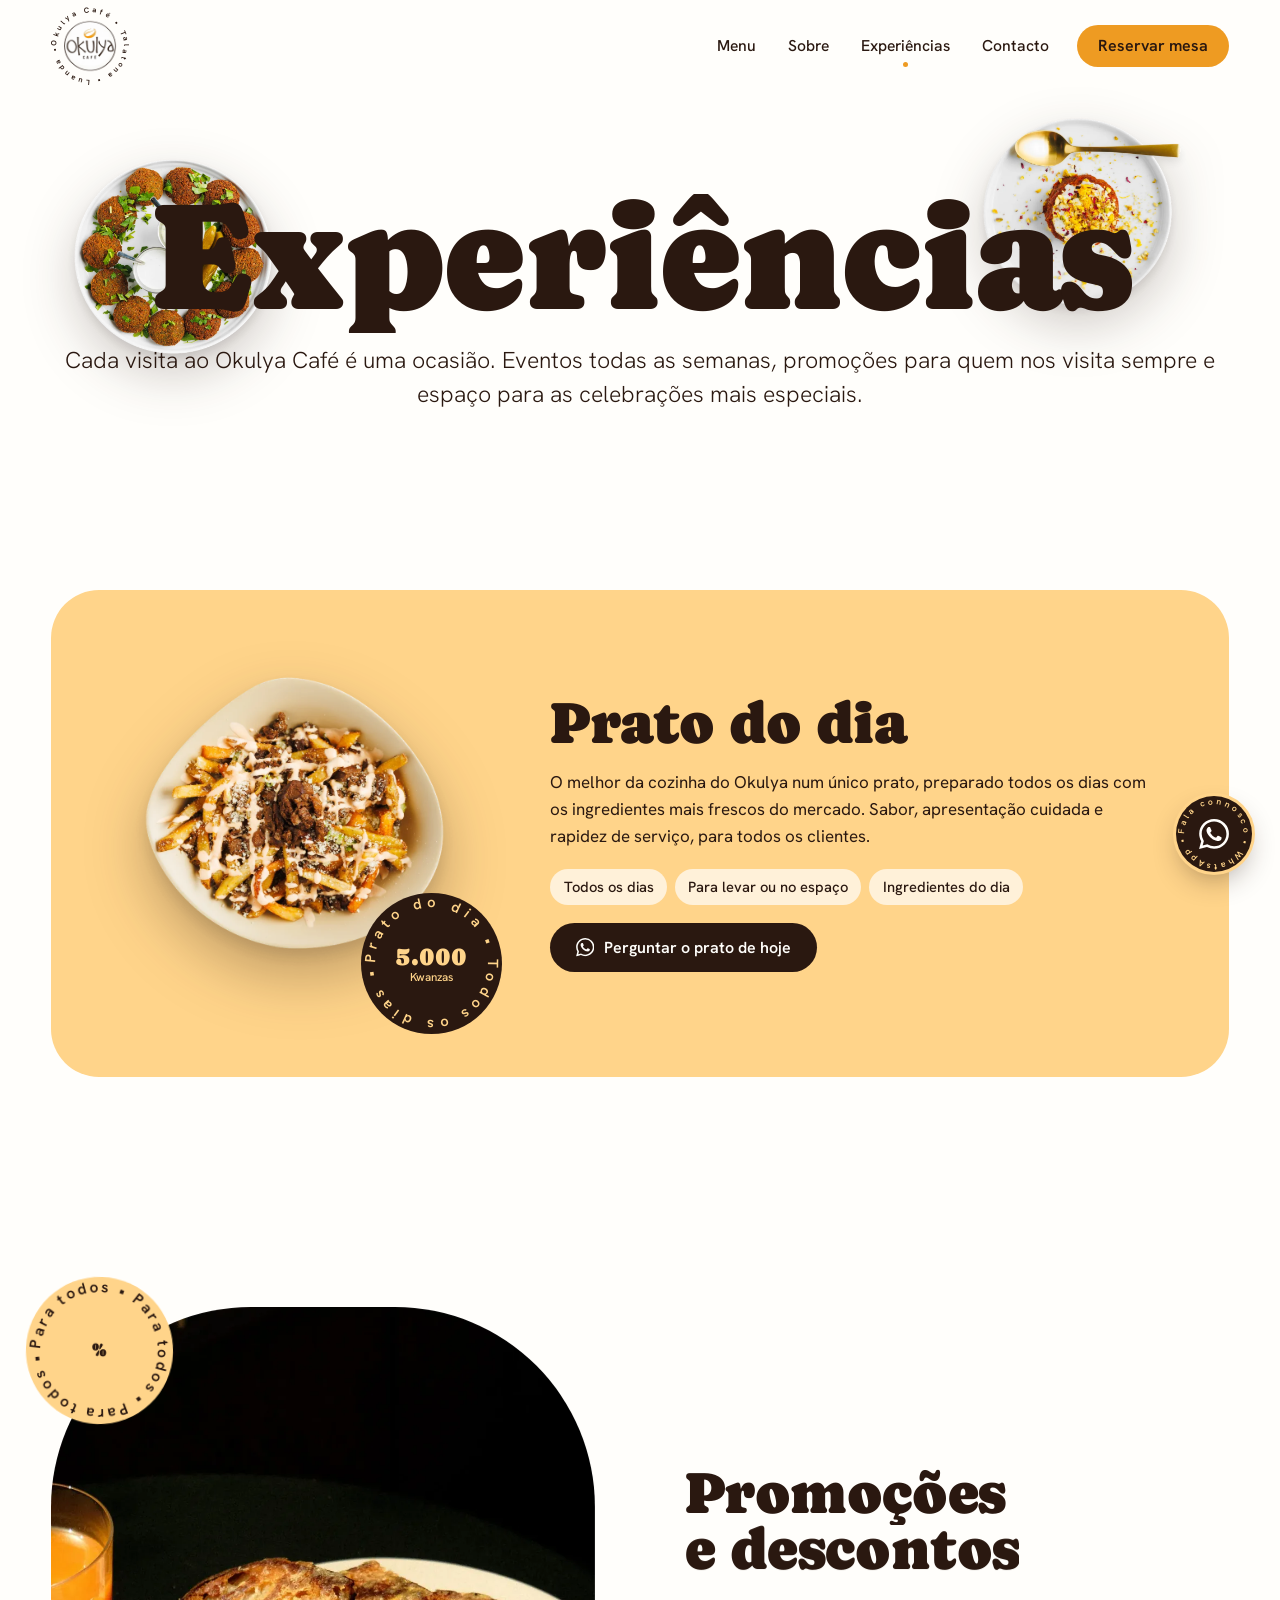
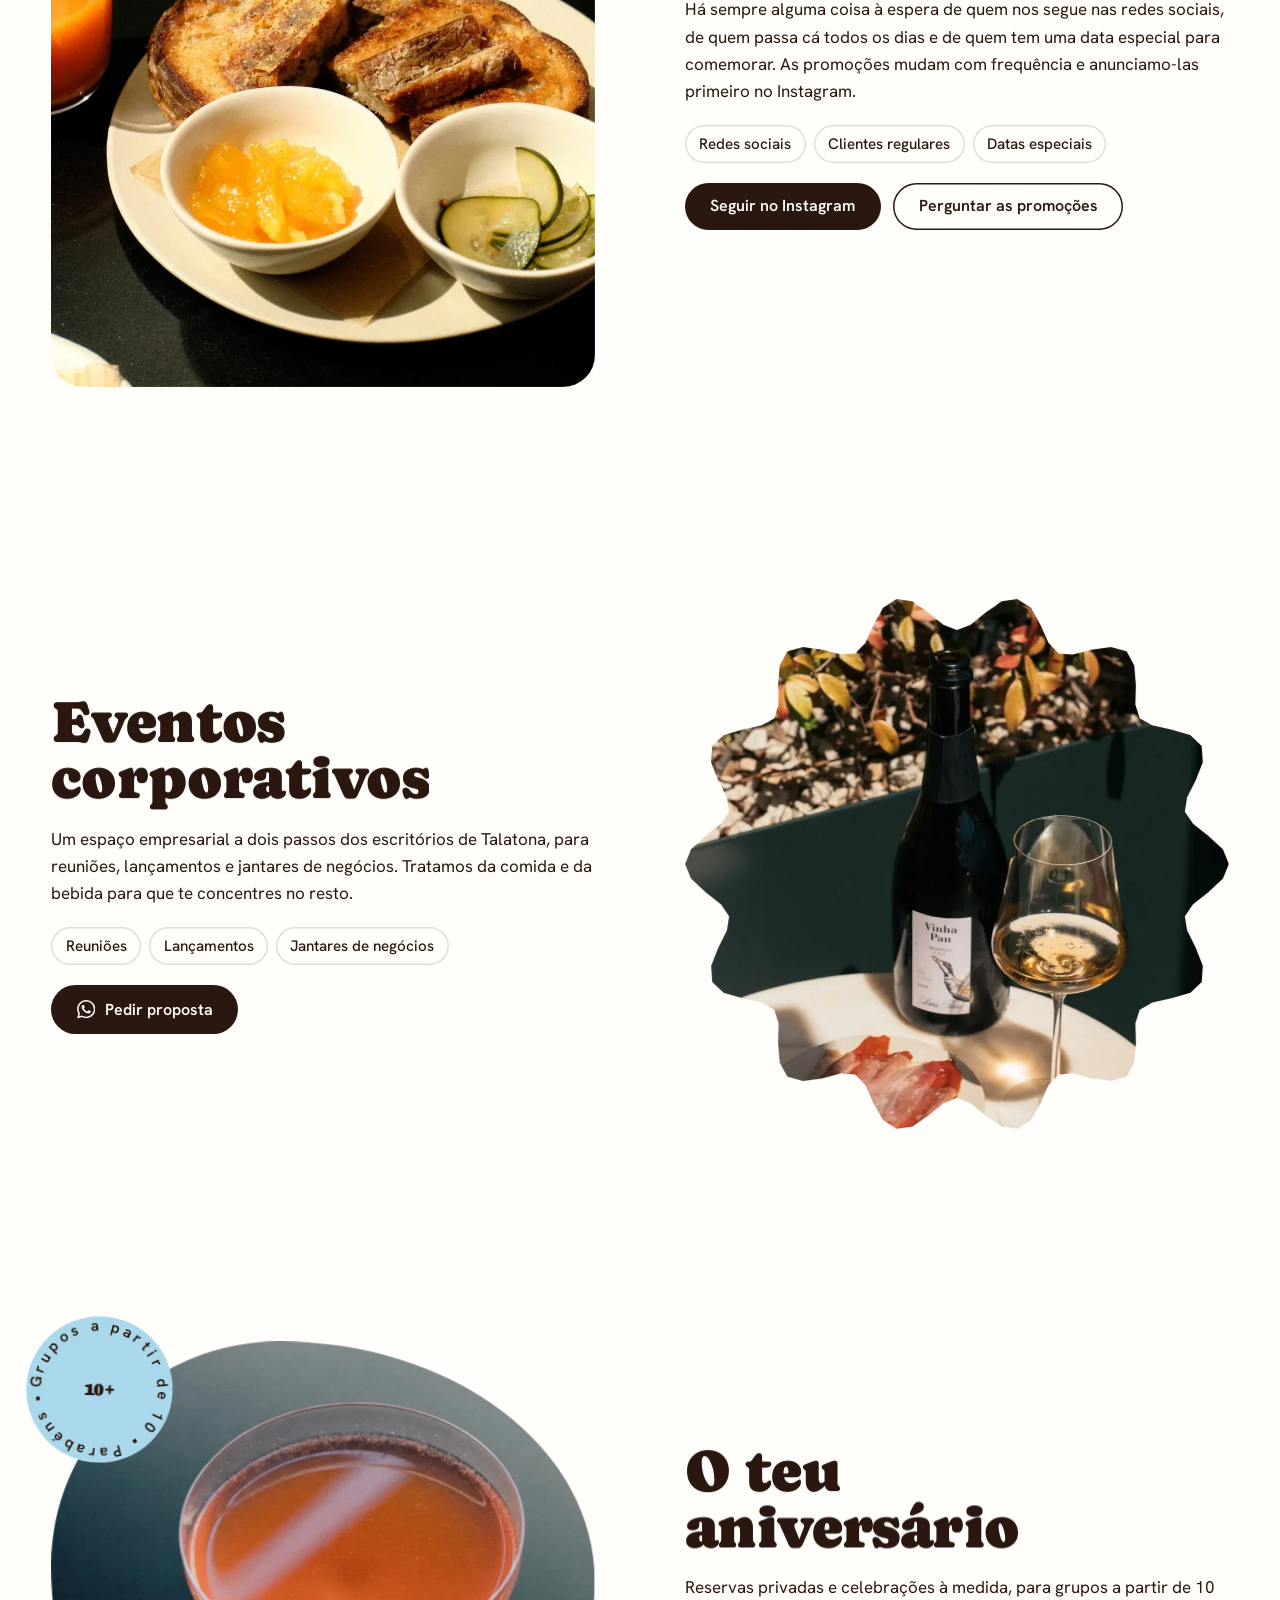
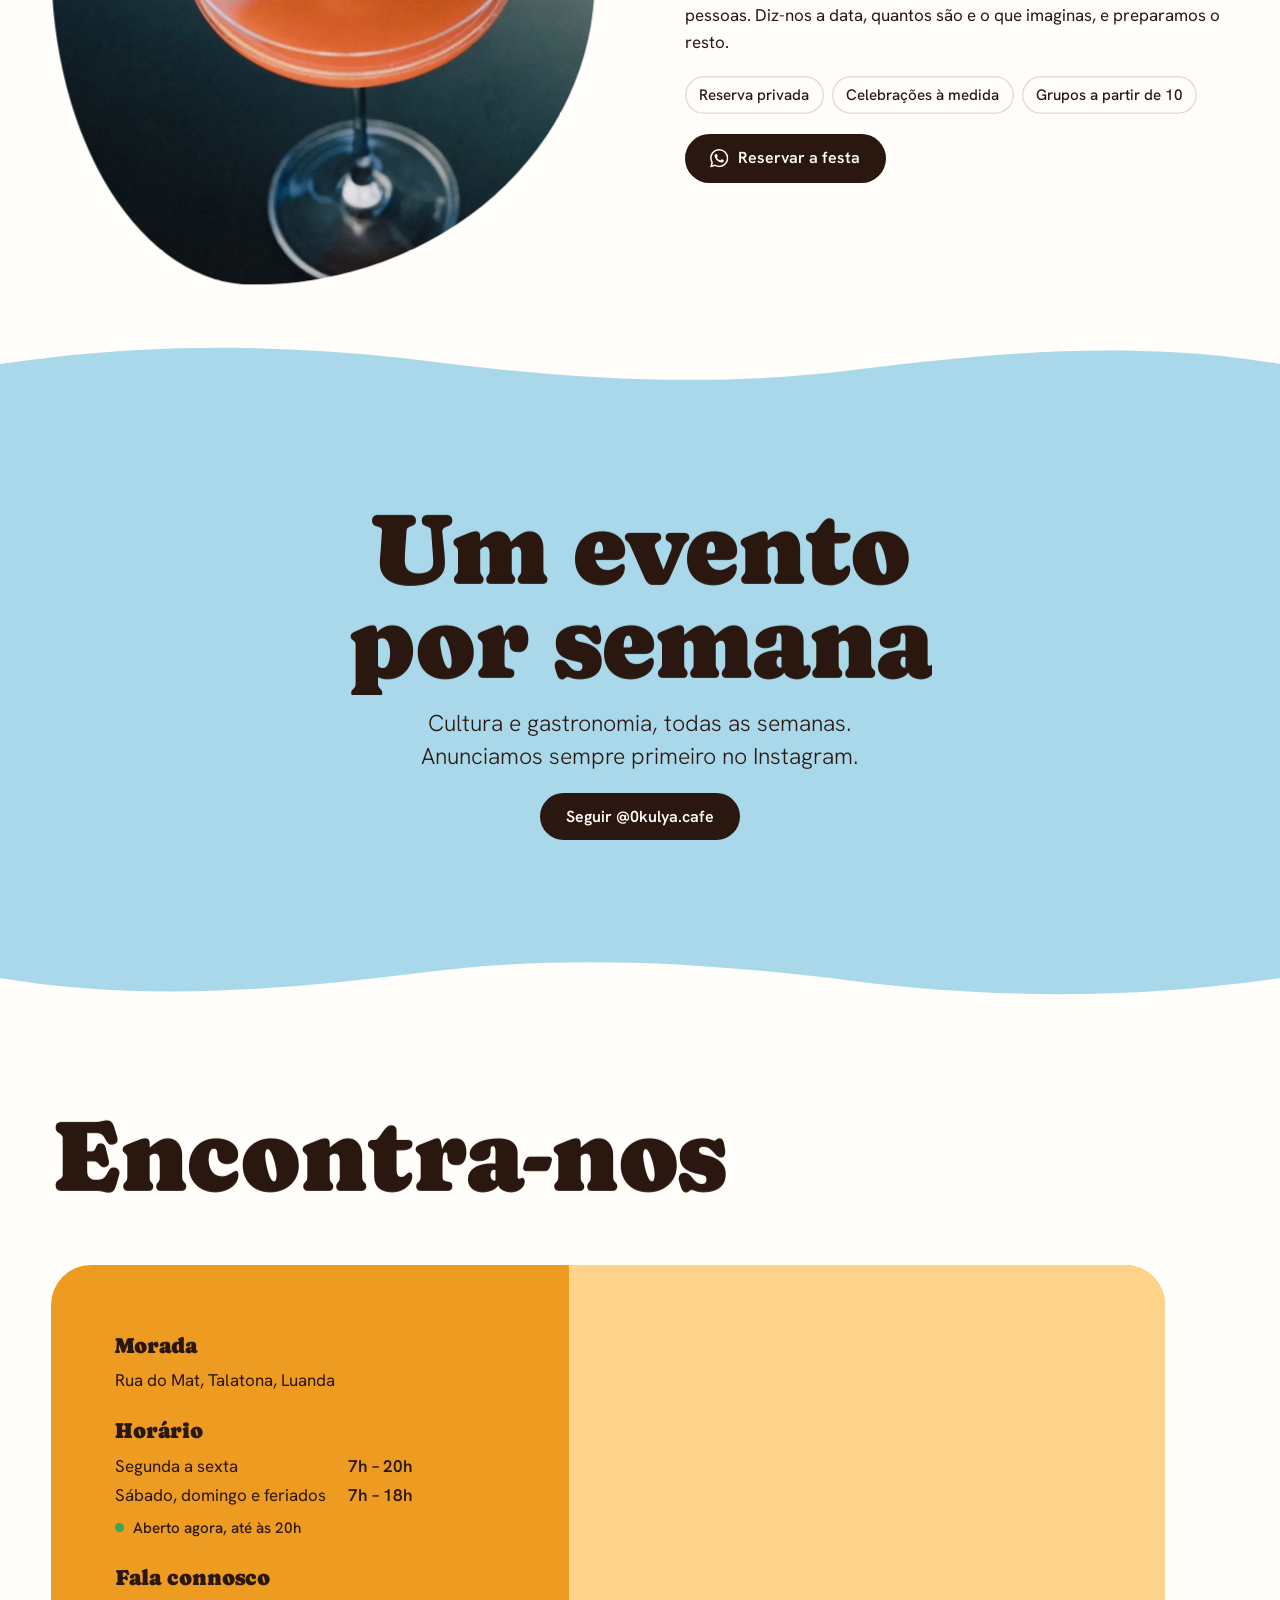
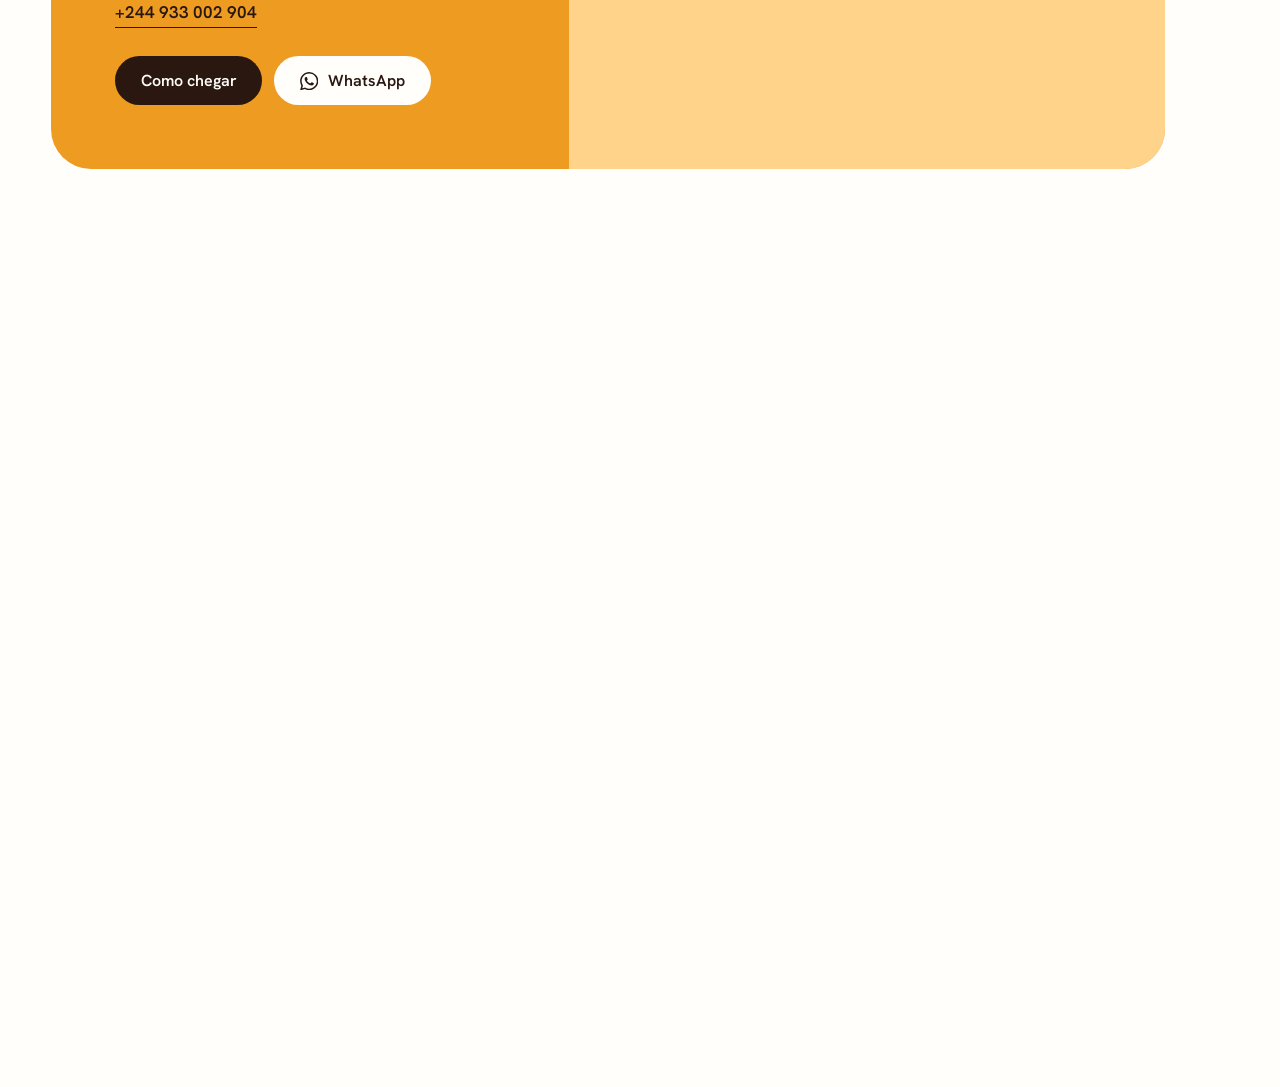
<file: okulya/experiencias.html>
<!doctype html>
<html lang="pt-AO">
<head>
  <meta charset="utf-8">
  <meta name="viewport" content="width=device-width, initial-scale=1, viewport-fit=cover">
  <title>Experiências no Okulya Café</title>
  <meta name="description" content="Prato do dia a 5.000 Kz, promoções, eventos corporativos e aniversários para grupos a partir de 10 pessoas no Okulya Café, em Talatona.">
  <meta name="theme-color" content="#EE9B22">
  <meta property="og:type" content="website">
  <meta property="og:title" content="Experiências no Okulya Café">
  <meta property="og:description" content="Prato do dia a 5.000 Kz, promoções, eventos corporativos e aniversários para grupos a partir de 10 pessoas no Okulya Café, em Talatona.">
  <meta property="og:image" content="https://innoweb.agency/okulya/assets/img/logo.webp">
  <link rel="icon" type="image/png" href="/okulya/favicon.png">
  <link rel="apple-touch-icon" href="/okulya/apple-touch-icon.png">
  <link rel="preconnect" href="https://fonts.googleapis.com">
  <link rel="preconnect" href="https://fonts.gstatic.com" crossorigin>
  <link href="https://fonts.googleapis.com/css2?family=Caprasimo&family=Hanken+Grotesk:ital,wght@0,300;0,400;0,500;0,600;1,400&display=swap" rel="stylesheet">
  <link rel="stylesheet" href="/okulya/assets/css/style.css">
  <script>document.documentElement.classList.add('js', 'is-entering');</script>
</head>
<body data-page="experiencias">
  <a class="skip-link" href="#conteudo">Saltar para o conteúdo</a>

  <div class="pt" aria-hidden="true"><img src="/okulya/assets/img/logo.webp" alt="" width="170" height="170"></div>

  <header class="site-header">
    <a class="brand" href="/okulya" aria-label="Okulya Café, página inicial">
      <svg viewBox="0 0 100 100" aria-hidden="true"><defs><path id="ring-brand" d="M50,50 m-43,0 a43,43 0 1,1 86,0 a43,43 0 1,1 -86,0"/></defs><text><textPath href="#ring-brand" textLength="268">Okulya Café • Talatona • Luanda •</textPath></text></svg>
      <img src="/okulya/assets/img/logo.webp" alt="" width="56" height="56">
    </a>
    <nav class="nav" aria-label="Principal">
      <a href="/okulya/menu.html">Menu</a>
      <a href="/okulya/sobre.html">Sobre</a>
      <a href="/okulya/experiencias.html" aria-current="page">Experiências</a>
      <a href="#contacto">Contacto</a>
      <a class="btn btn--ambar" href="https://wa.me/244933002904?text=Ol%C3%A1!%20Gostaria%20de%20reservar%20uma%20mesa%20no%20Okulya%20Caf%C3%A9." target="_blank" rel="noopener">Reservar mesa</a>
    </nav>
    <button class="menu-toggle" type="button" aria-expanded="false" aria-controls="mobile-menu"><span></span><b class="visually-hidden">Abrir menu</b></button>
  </header>

  <div class="mobile-menu" id="mobile-menu">
    <div class="mobile-menu__blob" aria-hidden="true"></div>
    <ul>
      <li><a class="mm-link" href="/okulya/menu.html">Menu</a></li>
      <li><a class="mm-link" href="/okulya/sobre.html">Sobre</a></li>
      <li><a class="mm-link" href="/okulya/experiencias.html" aria-current="page">Experiências</a></li>
      <li><a class="mm-link" href="#contacto">Contacto</a></li>
    </ul>
    <div class="mobile-menu__foot">
      <p>Rua do Mat, Talatona, Luanda</p>
      <p><span class="status" data-status>Aberto todos os dias a partir das 7h</span></p>
      <p><a class="btn" href="https://wa.me/244933002904?text=Ol%C3%A1!%20Gostaria%20de%20reservar%20uma%20mesa%20no%20Okulya%20Caf%C3%A9." target="_blank" rel="noopener">Reservar mesa</a></p>
    </div>
  </div>

  <main id="conteudo">

    <section class="page-hero" aria-labelledby="page-title">
      <img class="page-hero__plate" src="/okulya/assets/img/plate-2.webp" alt="" width="800" height="792" style="left: 5%; top: 30%;">
      <img class="page-hero__plate" src="/okulya/assets/img/plate-4.webp" alt="" width="800" height="761" style="right: 7%; top: 22%;">
      <h1 class="display-xl display-xl--long" id="page-title" data-rise><span class="line-mask"><span>Experiências</span></span></h1>
      <p class="lede" data-hero-item>Cada visita ao Okulya Café é uma ocasião. Eventos todas as semanas, promoções para quem nos visita sempre e espaço para as celebrações mais especiais.</p>
    </section>

    <section class="exp-feature" aria-labelledby="t-prato">
      <div class="wrap">
        <article class="prato" style="margin-bottom: 0">
          <div class="prato__visual">
            <img src="/okulya/assets/img/plate-3.webp" alt="Prato do dia empratado" width="800" height="735" loading="lazy">
            <div class="sticker prato__price" data-pop>
              <svg class="ring" viewBox="0 0 100 100" aria-hidden="true"><defs><path id="ring-prato2" d="M50,50 m-40,0 a40,40 0 1,1 80,0 a40,40 0 1,1 -80,0"/></defs><text><textPath href="#ring-prato2" textLength="248">Prato do dia • Todos os dias •</textPath></text></svg>
              <span class="sticker__core">5.000<small>Kwanzas</small></span>
            </div>
          </div>
          <div class="prato__copy">
            <h2 class="display-m" id="t-prato">Prato do dia</h2>
            <p class="prose">O melhor da cozinha do Okulya num único prato, preparado todos os dias com os ingredientes mais frescos do mercado. Sabor, apresentação cuidada e rapidez de serviço, para todos os clientes.</p>
            <ul class="prato__facts">
              <li>Todos os dias</li>
              <li>Para levar ou no espaço</li>
              <li>Ingredientes do dia</li>
            </ul>
            <a class="btn" href="https://wa.me/244933002904?text=Ol%C3%A1!%20Qual%20%C3%A9%20o%20prato%20do%20dia%20hoje%3F" target="_blank" rel="noopener">
              <svg viewBox="0 0 24 24" aria-hidden="true" fill="currentColor"><use href="#i-wa"/></svg>
              Perguntar o prato de hoje
            </a>
          </div>
        </article>
      </div>
    </section>

    <div class="wrap">
      <div class="exp-rows">
        <section class="exp-row" id="promocoes" aria-labelledby="t-promo">
          <div class="exp-row__media">
            <div class="shape"><img src="/okulya/assets/img/day-pastry.webp" alt="Pequeno-almoço com torradas e sumo" width="1000" height="1500" loading="lazy"></div>
            <div class="sticker" data-pop>
              <svg class="ring" viewBox="0 0 100 100" aria-hidden="true"><defs><path id="ring-e1" d="M50,50 m-40,0 a40,40 0 1,1 80,0 a40,40 0 1,1 -80,0"/></defs><text><textPath href="#ring-e1" textLength="248">Para todos • Para todos • Para todos •</textPath></text></svg>
              <span class="sticker__core">%</span>
            </div>
          </div>
          <div class="exp-row__copy">
            <h2 class="display-m" id="t-promo" data-rise><span class="line-mask"><span>Promoções</span></span><span class="line-mask"><span>e descontos</span></span></h2>
            <p class="prose">Há sempre alguma coisa à espera de quem nos segue nas redes sociais, de quem passa cá todos os dias e de quem tem uma data especial para comemorar. As promoções mudam com frequência e anunciamo-las primeiro no Instagram.</p>
            <ul class="chips">
              <li>Redes sociais</li>
              <li>Clientes regulares</li>
              <li>Datas especiais</li>
            </ul>
            <div class="hero__actions">
              <a class="btn" href="https://www.instagram.com/0kulya.cafe/" target="_blank" rel="noopener">Seguir no Instagram</a>
              <a class="btn btn--line" href="https://wa.me/244933002904?text=Ol%C3%A1!%20Que%20promo%C3%A7%C3%B5es%20t%C3%AAm%20esta%20semana%3F" target="_blank" rel="noopener">Perguntar as promoções</a>
            </div>
          </div>
        </section>

        <section class="exp-row" id="corporativos" aria-labelledby="t-corp">
          <div class="exp-row__media">
            <div class="shape"><img src="/okulya/assets/img/day-wine.webp" alt="Mesa com vinho e petiscos" width="1000" height="1500" loading="lazy"></div>
          </div>
          <div class="exp-row__copy">
            <h2 class="display-m" id="t-corp" data-rise><span class="line-mask"><span>Eventos</span></span><span class="line-mask"><span>corporativos</span></span></h2>
            <p class="prose">Um espaço empresarial a dois passos dos escritórios de Talatona, para reuniões, lançamentos e jantares de negócios. Tratamos da comida e da bebida para que te concentres no resto.</p>
            <ul class="chips">
              <li>Reuniões</li>
              <li>Lançamentos</li>
              <li>Jantares de negócios</li>
            </ul>
            <a class="btn" href="https://wa.me/244933002904?text=Ol%C3%A1!%20Gostaria%20de%20pedir%20uma%20proposta%20para%20um%20evento%20corporativo%20no%20Okulya%20Caf%C3%A9." target="_blank" rel="noopener">
              <svg viewBox="0 0 24 24" aria-hidden="true" fill="currentColor"><use href="#i-wa"/></svg>
              Pedir proposta
            </a>
          </div>
        </section>

        <section class="exp-row" id="aniversarios" aria-labelledby="t-aniv">
          <div class="exp-row__media">
            <div class="shape"><img src="/okulya/assets/img/day-cocktails.webp" alt="Cocktail rosado para celebrar" width="1000" height="1500" loading="lazy"></div>
            <div class="sticker" data-pop style="--bg: var(--ceu)">
              <svg class="ring" viewBox="0 0 100 100" aria-hidden="true"><defs><path id="ring-e3" d="M50,50 m-40,0 a40,40 0 1,1 80,0 a40,40 0 1,1 -80,0"/></defs><text><textPath href="#ring-e3" textLength="248">Grupos a partir de 10 • Parabéns •</textPath></text></svg>
              <span class="sticker__core">10+</span>
            </div>
          </div>
          <div class="exp-row__copy">
            <h2 class="display-m" id="t-aniv" data-rise><span class="line-mask"><span>O teu</span></span><span class="line-mask"><span>aniversário</span></span></h2>
            <p class="prose">Reservas privadas e celebrações à medida, para grupos a partir de 10 pessoas. Diz-nos a data, quantos são e o que imaginas, e preparamos o resto.</p>
            <ul class="chips">
              <li>Reserva privada</li>
              <li>Celebrações à medida</li>
              <li>Grupos a partir de 10</li>
            </ul>
            <a class="btn" href="https://wa.me/244933002904?text=Ol%C3%A1!%20Gostaria%20de%20celebrar%20o%20meu%20anivers%C3%A1rio%20no%20Okulya%20Caf%C3%A9." target="_blank" rel="noopener">
              <svg viewBox="0 0 24 24" aria-hidden="true" fill="currentColor"><use href="#i-wa"/></svg>
              Reservar a festa
            </a>
          </div>
        </section>
      </div>
    </div>

    <section class="weekly wavy" aria-labelledby="t-weekly">
      <div class="wrap">
        <h2 class="display-l" id="t-weekly" data-rise><span class="line-mask"><span>Um evento</span></span><span class="line-mask"><span>por semana</span></span></h2>
        <p class="lede">Cultura e gastronomia, todas as semanas. Anunciamos sempre primeiro no Instagram.</p>
        <a class="btn" href="https://www.instagram.com/0kulya.cafe/" target="_blank" rel="noopener">Seguir @0kulya.cafe</a>
      </div>
    </section>

    <!-- ============ VISIT ============ -->
    <section class="visit" id="contacto" aria-labelledby="visit-title">
      <div class="wrap">
        <h2 class="display-l" id="visit-title" data-rise style="margin-bottom: clamp(32px, 5vw, 64px)"><span class="line-mask"><span>Encontra-nos</span></span></h2>
        <div class="visit__card">
          <div class="visit__info">
            <dl>
              <div>
                <dt>Morada</dt>
                <dd>Rua do Mat, Talatona, Luanda</dd>
              </div>
              <div>
                <dt>Horário</dt>
                <dd class="hours"><span>Segunda a sexta</span><span>7h – 20h</span><span>Sábado, domingo e feriados</span><span>7h – 18h</span></dd>
                <dd><span class="status" data-status>Aberto todos os dias a partir das 7h</span></dd>
              </div>
              <div>
                <dt>Fala connosco</dt>
                <dd><a class="link" href="tel:+244933002904">+244 933 002 904</a></dd>
              </div>
            </dl>
            <div class="visit__actions">
              <a class="btn" href="https://www.google.com/maps/dir/?api=1&amp;destination=-8.9171841,13.1995378" target="_blank" rel="noopener">Como chegar</a>
              <a class="btn btn--light" href="https://wa.me/244933002904?text=Ol%C3%A1!%20Gostaria%20de%20saber%20mais%20sobre%20o%20Okulya%20Caf%C3%A9." target="_blank" rel="noopener">
                <svg viewBox="0 0 24 24" aria-hidden="true" fill="currentColor"><use href="#i-wa"/></svg>
                WhatsApp
              </a>
            </div>
          </div>
          <div class="visit__map">
            <iframe title="Mapa com a localização do Okulya Café em Talatona" src="https://maps.google.com/maps?q=-8.9171841,13.1995378&amp;z=16&amp;output=embed" loading="lazy" referrerpolicy="no-referrer-when-downgrade"></iframe>
          </div>
          <a class="visit__tab" href="https://www.google.com/maps/dir/?api=1&amp;destination=-8.9171841,13.1995378" target="_blank" rel="noopener">Como chegar</a>
        </div>
      </div>
    </section>

  </main>

  <footer class="site-footer">
    <div class="wrap">
      <div class="footer__grid">
        <h2>Passa hoje por cá.</h2>
        <div>
          <h3>Visita</h3>
          <ul>
            <li>Rua do Mat, Talatona, Luanda</li>
            <li>Seg. a sex. 7h – 20h</li>
            <li>Sáb., dom. e feriados 7h – 18h</li>
          </ul>
        </div>
        <div>
          <h3>Fala connosco</h3>
          <ul>
            <li><a href="https://wa.me/244933002904" target="_blank" rel="noopener">WhatsApp</a></li>
            <li><a href="tel:+244933002904">+244 933 002 904</a></li>
          </ul>
        </div>
        <div>
          <h3>Segue</h3>
          <ul>
            <li><a href="https://www.instagram.com/0kulya.cafe/" target="_blank" rel="noopener">Instagram</a></li>
            <li><a href="https://www.facebook.com/profile.php?id=100083340589429" target="_blank" rel="noopener">Facebook</a></li>
            <li><a href="https://www.tiktok.com/@0kulya.cafe" target="_blank" rel="noopener">TikTok</a></li>
            <li><a href="https://www.linkedin.com/company/okulya" target="_blank" rel="noopener">LinkedIn</a></li>
            <li><a href="https://www.tripadvisor.co.uk/Restaurant_Review-g293763-d33320831-Reviews-Okulya_Cafe-Luanda_Luanda_Province.html" target="_blank" rel="noopener">TripAdvisor</a></li>
          </ul>
        </div>
      </div>
      <div class="footer__legal">
        <span>© <span data-year>2026</span> Okulya Café, Talatona, Luanda</span>
        <a class="footer__credit" href="https://innoweb.agency" target="_blank" rel="noopener">Made by Innoweb Agency Solutions</a>
        <span class="footer__links"><a href="/okulya/menu.html">Menu</a><a href="/okulya/sobre.html">Sobre</a><a href="/okulya/experiencias.html">Experiências</a></span>
      </div>
    </div>
    <p class="footer__word" aria-hidden="true">okulya</p>
  </footer>

  <a class="sticker wa" href="https://wa.me/244933002904?text=Ol%C3%A1!%20Gostaria%20de%20saber%20mais%20sobre%20o%20Okulya%20Caf%C3%A9." target="_blank" rel="noopener" aria-label="Fala connosco no WhatsApp">
    <svg class="ring" viewBox="0 0 100 100" aria-hidden="true"><defs><path id="ring-wa" d="M50,50 m-39,0 a39,39 0 1,1 78,0 a39,39 0 1,1 -78,0"/></defs><text><textPath href="#ring-wa" textLength="240">Fala connosco • WhatsApp •</textPath></text></svg>
    <svg class="wa__icon" viewBox="0 0 24 24" aria-hidden="true"><use href="#i-wa"/></svg>
  </a>

  <svg width="0" height="0" style="position:absolute" aria-hidden="true">
    <symbol id="i-wa" viewBox="0 0 24 24"><path d="M17.472 14.382c-.297-.149-1.758-.867-2.03-.967-.273-.099-.471-.148-.67.15-.197.297-.767.966-.94 1.164-.173.199-.347.223-.644.075-.297-.15-1.255-.463-2.39-1.475-.883-.788-1.48-1.761-1.653-2.059-.173-.297-.018-.458.13-.606.134-.133.298-.347.446-.52.149-.174.198-.298.298-.497.099-.198.05-.371-.025-.52-.075-.149-.669-1.612-.916-2.207-.242-.579-.487-.5-.669-.51-.173-.008-.371-.01-.57-.01-.198 0-.52.074-.792.372-.272.297-1.04 1.016-1.04 2.479 0 1.462 1.065 2.875 1.213 3.074.149.198 2.096 3.2 5.077 4.487.709.306 1.262.489 1.694.625.712.227 1.36.195 1.871.118.571-.085 1.758-.719 2.006-1.413.248-.694.248-1.289.173-1.413-.074-.124-.272-.198-.57-.347m-5.421 7.403h-.004a9.87 9.87 0 0 1-5.031-1.378l-.361-.214-3.741.982.998-3.648-.235-.374a9.86 9.86 0 0 1-1.51-5.26c.001-5.45 4.436-9.884 9.888-9.884 2.64 0 5.122 1.03 6.988 2.898a9.825 9.825 0 0 1 2.893 6.994c-.003 5.45-4.437 9.884-9.885 9.884m8.413-18.297A11.815 11.815 0 0 0 12.05 0C5.495 0 .16 5.335.157 11.892c0 2.096.547 4.142 1.588 5.945L.057 24l6.305-1.654a11.882 11.882 0 0 0 5.683 1.448h.005c6.554 0 11.89-5.335 11.893-11.893a11.821 11.821 0 0 0-3.48-8.413z"/></symbol>
  </svg>

  <script src="/okulya/assets/vendor/gsap.min.js" defer></script>
  <script src="/okulya/assets/vendor/ScrollTrigger.min.js" defer></script>
  <script src="/okulya/assets/js/main.js" defer></script>
</body>
</html>
</file>
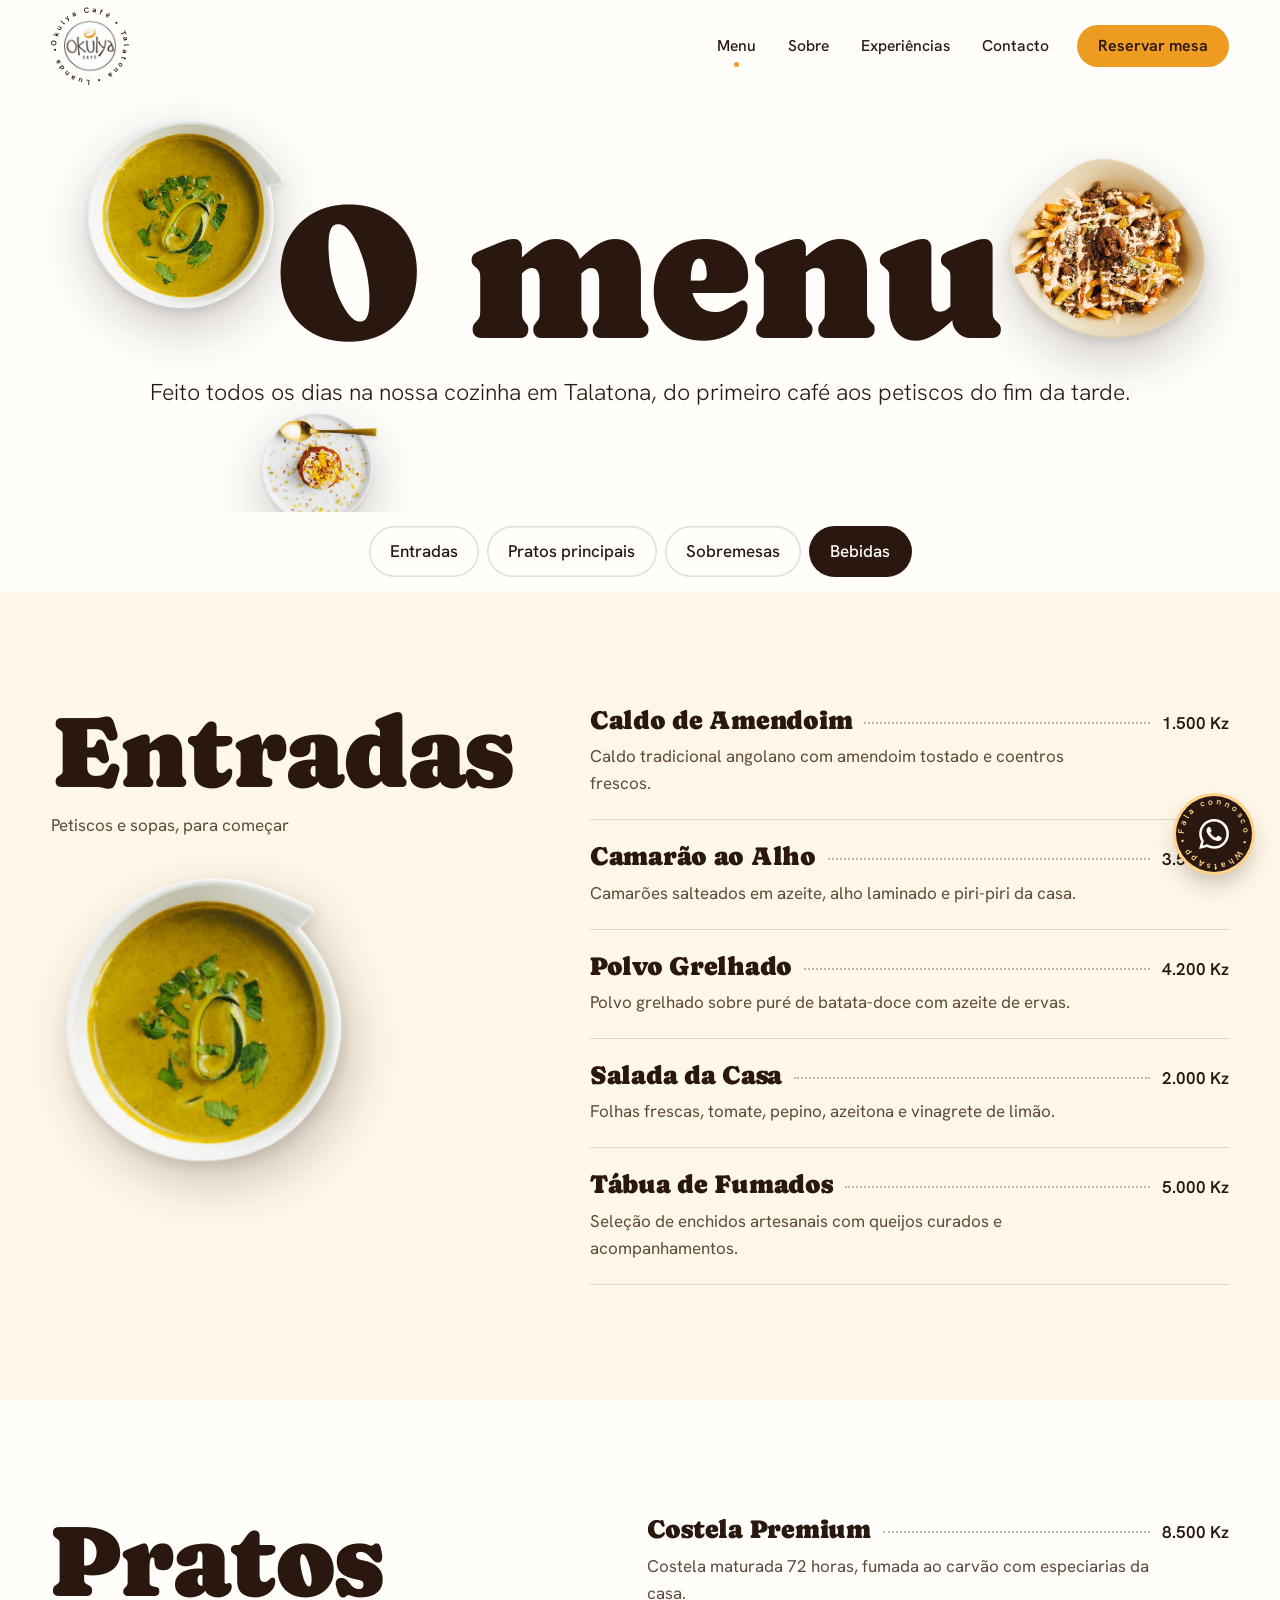
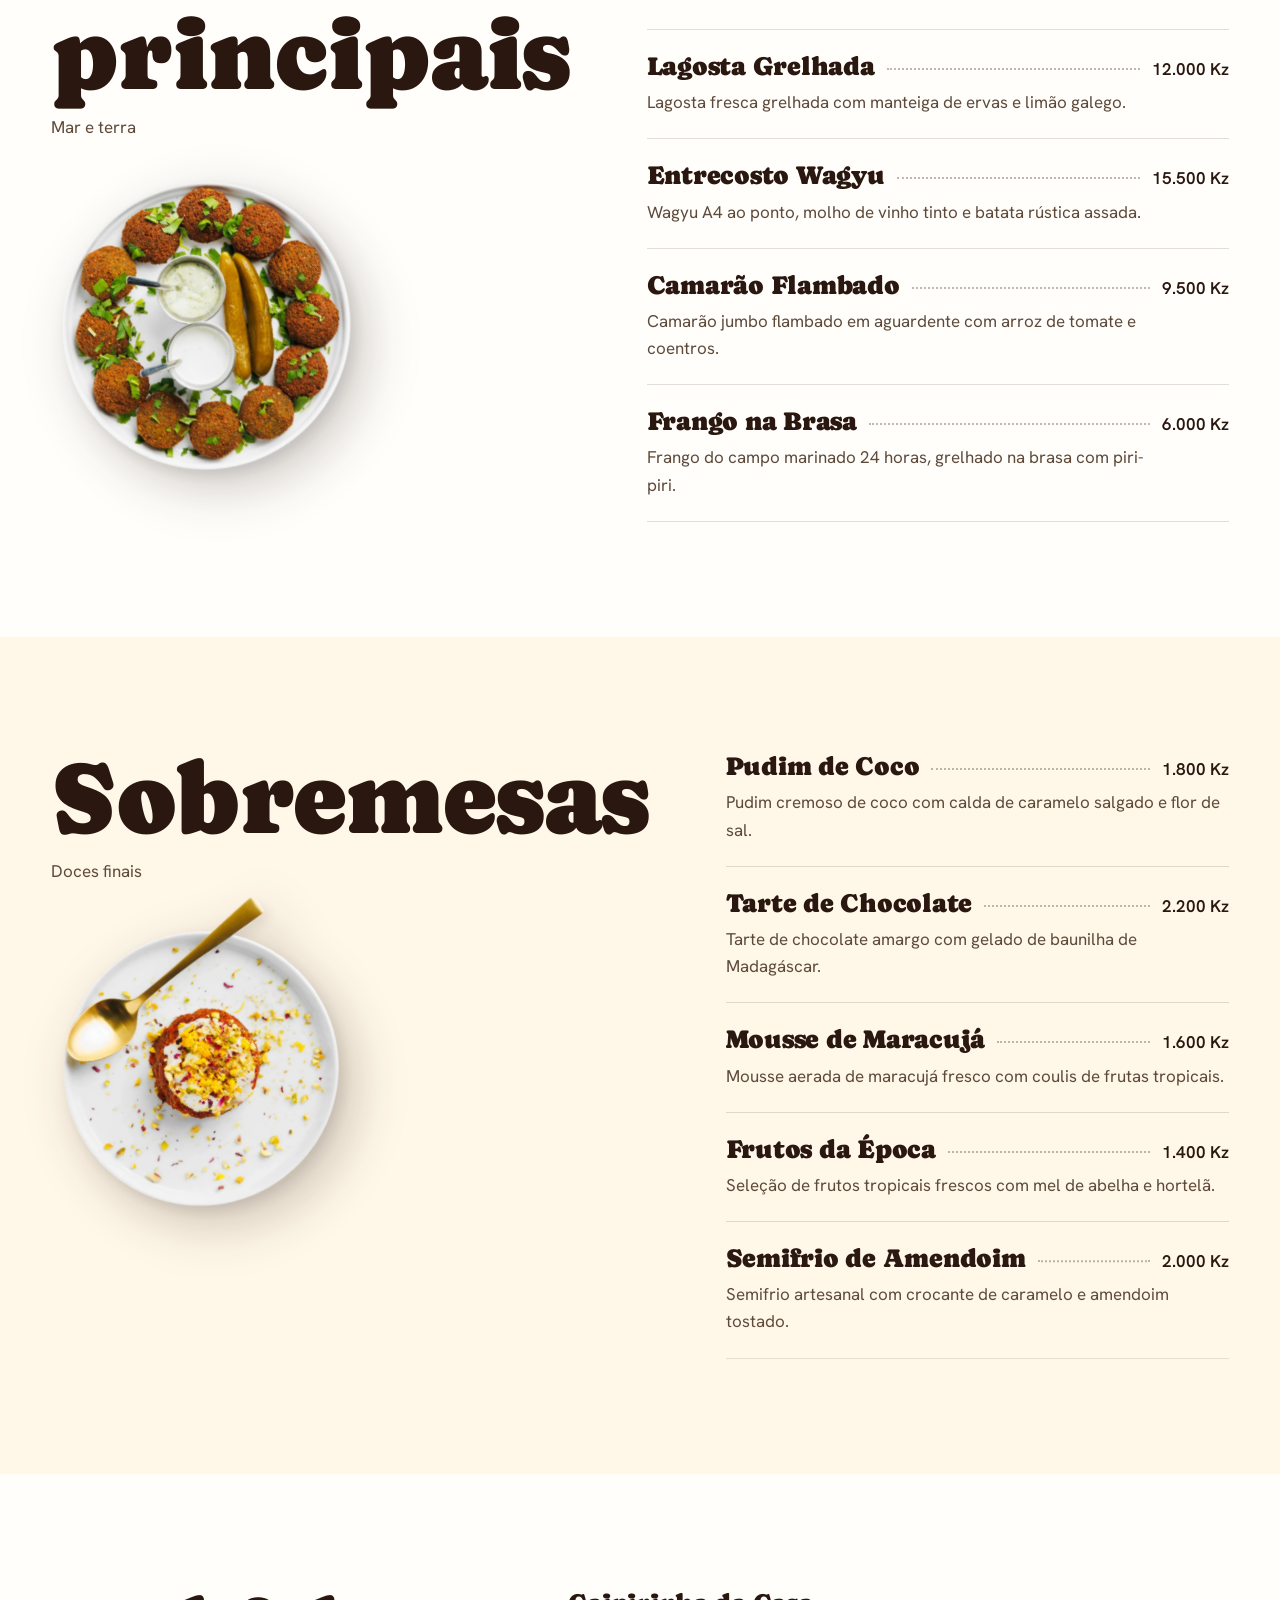
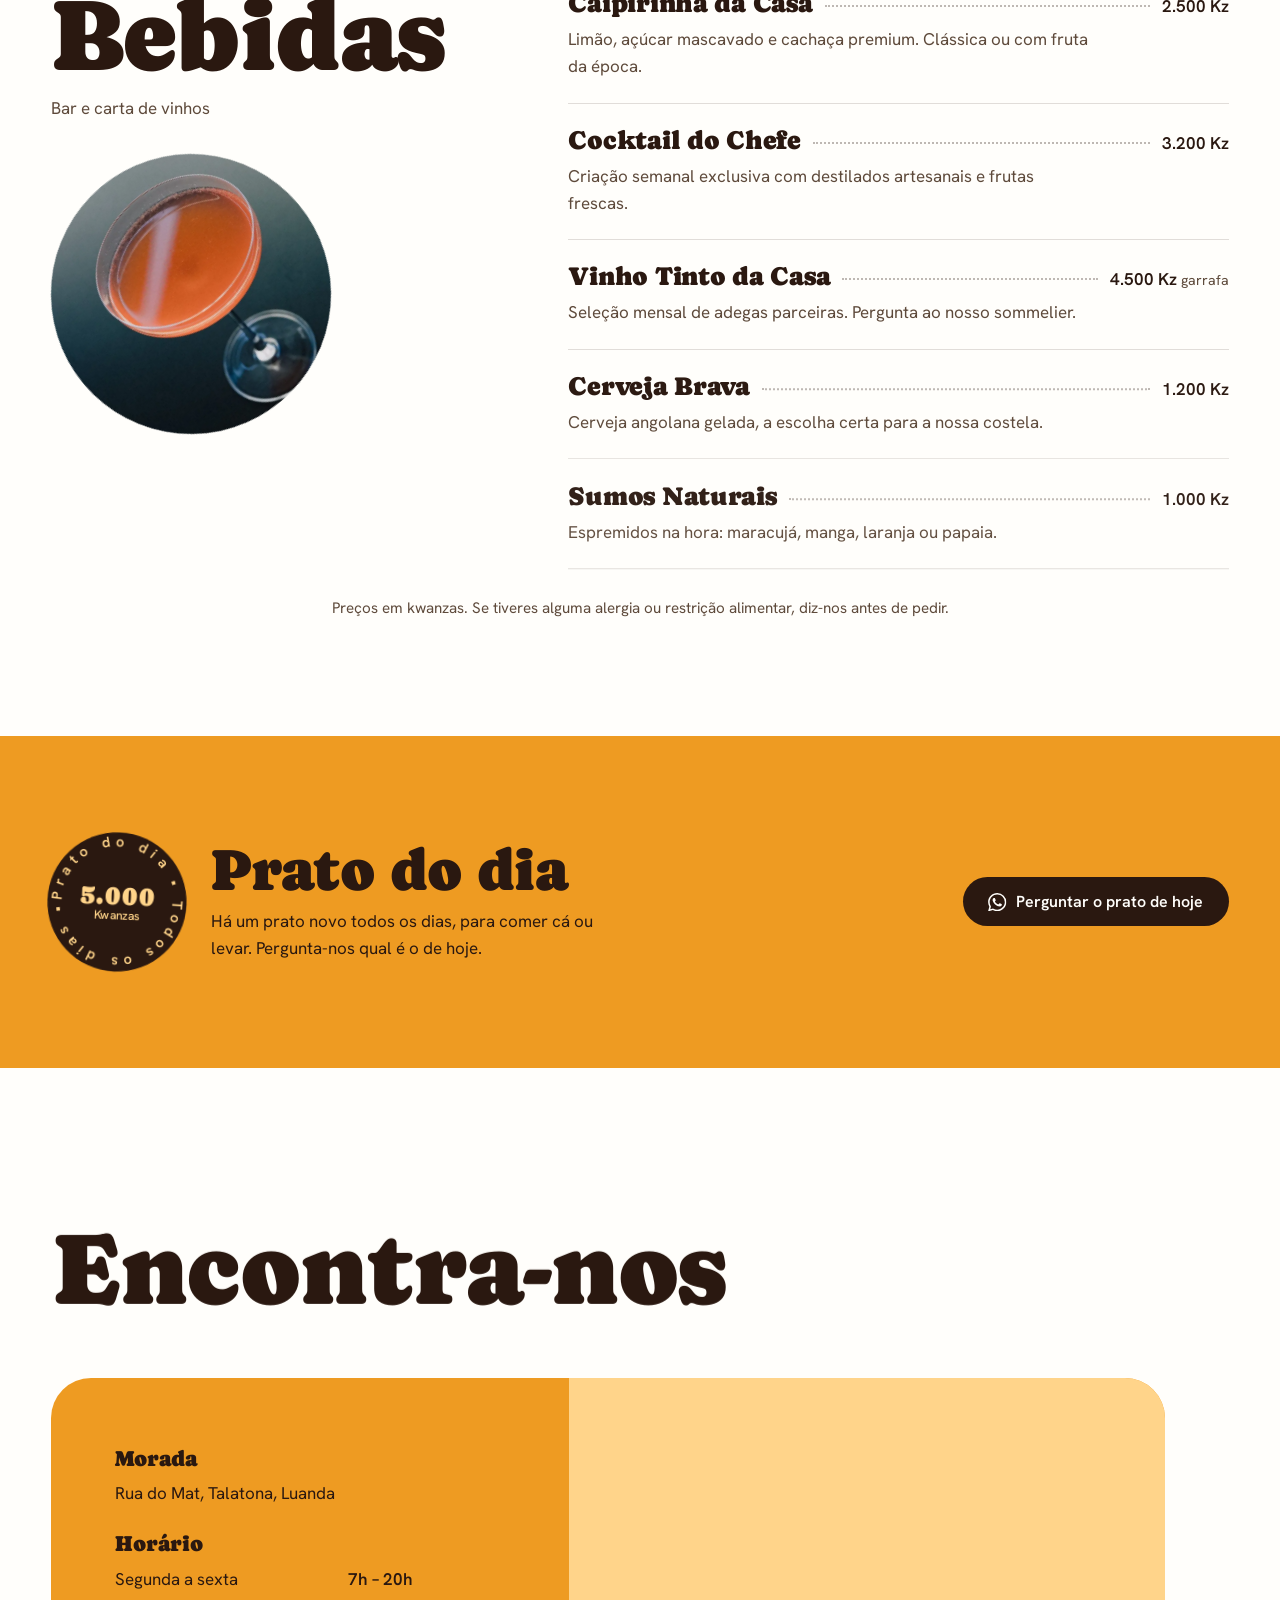
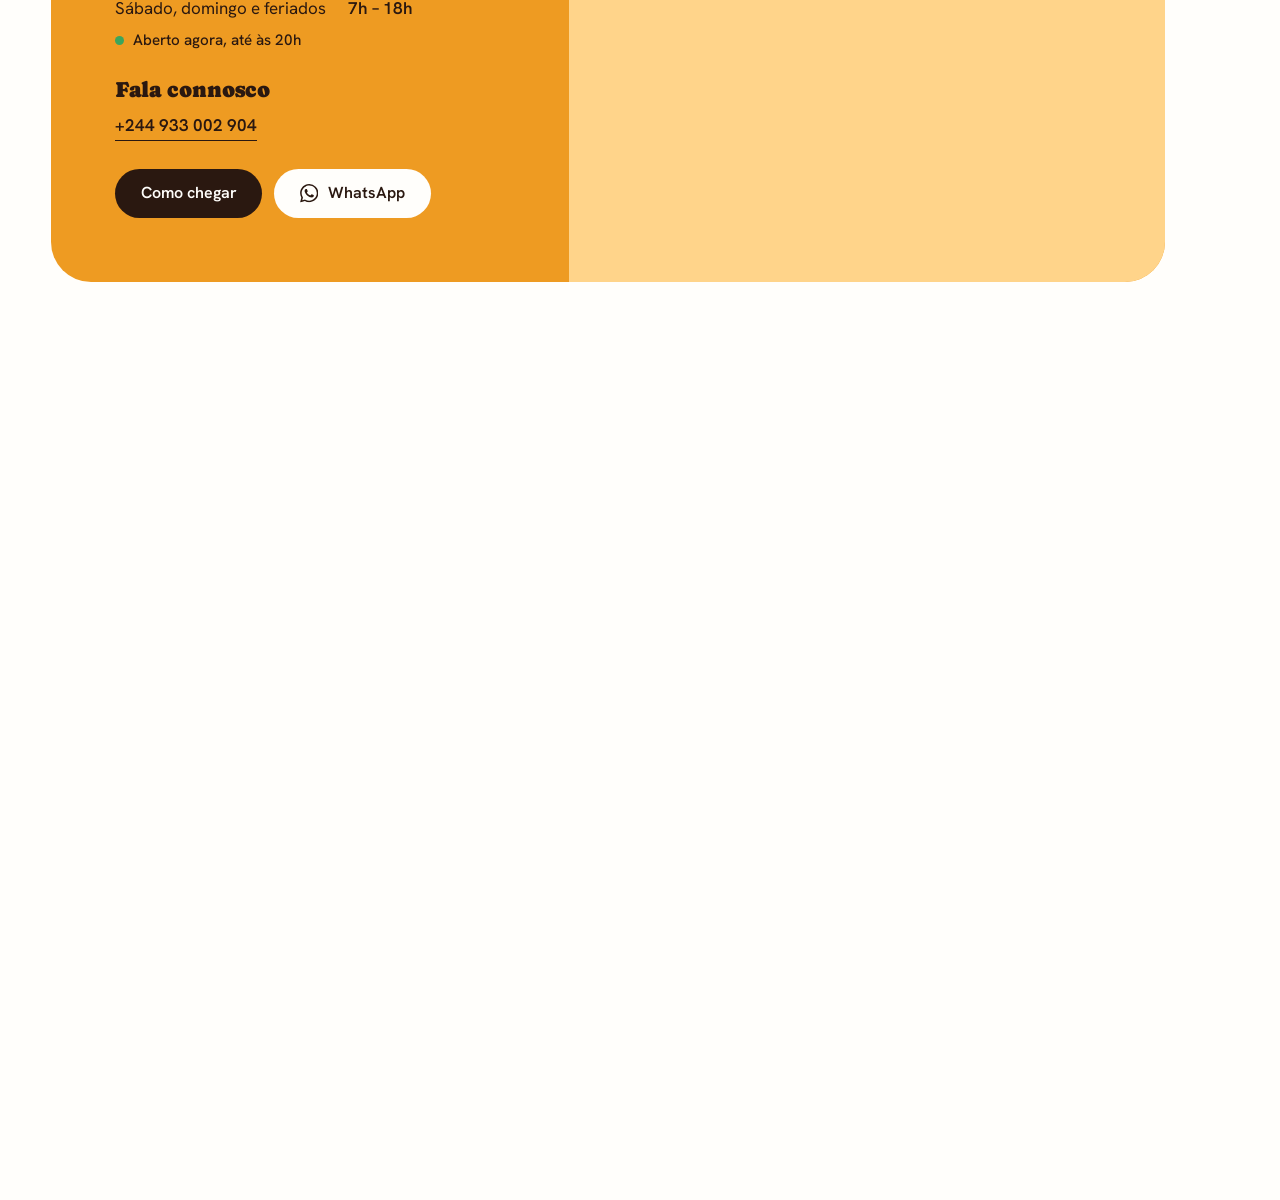
<file: okulya/menu.html>
<!doctype html>
<html lang="pt-AO">
<head>
  <meta charset="utf-8">
  <meta name="viewport" content="width=device-width, initial-scale=1, viewport-fit=cover">
  <title>Menu do Okulya Café em Talatona</title>
  <meta name="description" content="O menu do Okulya Café: entradas, pratos principais, sobremesas e bebidas, com preços em kwanzas. Prato do dia a 5.000 Kz.">
  <meta name="theme-color" content="#EE9B22">
  <meta property="og:type" content="website">
  <meta property="og:title" content="Menu do Okulya Café em Talatona">
  <meta property="og:description" content="O menu do Okulya Café: entradas, pratos principais, sobremesas e bebidas, com preços em kwanzas. Prato do dia a 5.000 Kz.">
  <meta property="og:image" content="https://innoweb.agency/okulya/assets/img/logo.webp">
  <link rel="icon" type="image/png" href="/okulya/favicon.png">
  <link rel="apple-touch-icon" href="/okulya/apple-touch-icon.png">
  <link rel="preconnect" href="https://fonts.googleapis.com">
  <link rel="preconnect" href="https://fonts.gstatic.com" crossorigin>
  <link href="https://fonts.googleapis.com/css2?family=Caprasimo&family=Hanken+Grotesk:ital,wght@0,300;0,400;0,500;0,600;1,400&display=swap" rel="stylesheet">
  <link rel="stylesheet" href="/okulya/assets/css/style.css">
  <script>document.documentElement.classList.add('js', 'is-entering');</script>
</head>
<body data-page="menu">
  <a class="skip-link" href="#conteudo">Saltar para o conteúdo</a>

  <div class="pt" aria-hidden="true"><img src="/okulya/assets/img/logo.webp" alt="" width="170" height="170"></div>

  <header class="site-header">
    <a class="brand" href="/okulya" aria-label="Okulya Café, página inicial">
      <svg viewBox="0 0 100 100" aria-hidden="true"><defs><path id="ring-brand" d="M50,50 m-43,0 a43,43 0 1,1 86,0 a43,43 0 1,1 -86,0"/></defs><text><textPath href="#ring-brand" textLength="268">Okulya Café • Talatona • Luanda •</textPath></text></svg>
      <img src="/okulya/assets/img/logo.webp" alt="" width="56" height="56">
    </a>
    <nav class="nav" aria-label="Principal">
      <a href="/okulya/menu.html" aria-current="page">Menu</a>
      <a href="/okulya/sobre.html">Sobre</a>
      <a href="/okulya/experiencias.html">Experiências</a>
      <a href="#contacto">Contacto</a>
      <a class="btn btn--ambar" href="https://wa.me/244933002904?text=Ol%C3%A1!%20Gostaria%20de%20reservar%20uma%20mesa%20no%20Okulya%20Caf%C3%A9." target="_blank" rel="noopener">Reservar mesa</a>
    </nav>
    <button class="menu-toggle" type="button" aria-expanded="false" aria-controls="mobile-menu"><span></span><b class="visually-hidden">Abrir menu</b></button>
  </header>

  <div class="mobile-menu" id="mobile-menu">
    <div class="mobile-menu__blob" aria-hidden="true"></div>
    <ul>
      <li><a class="mm-link" href="/okulya/menu.html" aria-current="page">Menu</a></li>
      <li><a class="mm-link" href="/okulya/sobre.html">Sobre</a></li>
      <li><a class="mm-link" href="/okulya/experiencias.html">Experiências</a></li>
      <li><a class="mm-link" href="#contacto">Contacto</a></li>
    </ul>
    <div class="mobile-menu__foot">
      <p>Rua do Mat, Talatona, Luanda</p>
      <p><span class="status" data-status>Aberto todos os dias a partir das 7h</span></p>
      <p><a class="btn" href="https://wa.me/244933002904?text=Ol%C3%A1!%20Gostaria%20de%20reservar%20uma%20mesa%20no%20Okulya%20Caf%C3%A9." target="_blank" rel="noopener">Reservar mesa</a></p>
    </div>
  </div>

  <main id="conteudo">

    <section class="page-hero" aria-labelledby="page-title">
      <img class="page-hero__plate" src="/okulya/assets/img/plate-1.webp" alt="" width="800" height="777" style="left: 6%; top: 22%;">
      <img class="page-hero__plate" src="/okulya/assets/img/plate-3.webp" alt="" width="800" height="735" style="right: 5%; top: 30%;">
      <img class="page-hero__plate" src="/okulya/assets/img/plate-4.webp" alt="" width="800" height="761" style="left: 20%; bottom: -4%; width: clamp(90px, 10vw, 150px);">
      <h1 class="display-xl" id="page-title" data-rise><span class="line-mask"><span>O menu</span></span></h1>
      <p class="lede" data-hero-item>Feito todos os dias na nossa cozinha em Talatona, do primeiro café aos petiscos do fim da tarde.</p>
    </section>

    <nav class="menu-nav" aria-label="Categorias do menu">
      <ul>
        <li><a href="#entradas">Entradas</a></li>
        <li><a href="#pratos">Pratos principais</a></li>
        <li><a href="#sobremesas">Sobremesas</a></li>
        <li><a href="#bebidas">Bebidas</a></li>
      </ul>
    </nav>

    <section class="menu-section" id="entradas" aria-labelledby="t-entradas">
      <div class="wrap menu-section__grid">
        <div class="menu-section__aside">
          <h2 class="display-l" id="t-entradas">Entradas</h2>
          <p class="muted">Petiscos e sopas, para começar</p>
          <img src="/okulya/assets/img/plate-1.webp" alt="" width="800" height="777" loading="lazy">
        </div>
        <ul class="menu-list">
          <li class="menu-item"><div class="menu-item__top"><h3 class="menu-item__name">Caldo de Amendoim</h3><span class="menu-item__dots"></span><span class="menu-item__price">1.500 Kz</span></div><p class="menu-item__desc">Caldo tradicional angolano com amendoim tostado e coentros frescos.</p></li>
          <li class="menu-item"><div class="menu-item__top"><h3 class="menu-item__name">Camarão ao Alho</h3><span class="menu-item__dots"></span><span class="menu-item__price">3.500 Kz</span></div><p class="menu-item__desc">Camarões salteados em azeite, alho laminado e piri-piri da casa.</p></li>
          <li class="menu-item"><div class="menu-item__top"><h3 class="menu-item__name">Polvo Grelhado</h3><span class="menu-item__dots"></span><span class="menu-item__price">4.200 Kz</span></div><p class="menu-item__desc">Polvo grelhado sobre puré de batata-doce com azeite de ervas.</p></li>
          <li class="menu-item"><div class="menu-item__top"><h3 class="menu-item__name">Salada da Casa</h3><span class="menu-item__dots"></span><span class="menu-item__price">2.000 Kz</span></div><p class="menu-item__desc">Folhas frescas, tomate, pepino, azeitona e vinagrete de limão.</p></li>
          <li class="menu-item"><div class="menu-item__top"><h3 class="menu-item__name">Tábua de Fumados</h3><span class="menu-item__dots"></span><span class="menu-item__price">5.000 Kz</span></div><p class="menu-item__desc">Seleção de enchidos artesanais com queijos curados e acompanhamentos.</p></li>
        </ul>
      </div>
    </section>

    <section class="menu-section" id="pratos" aria-labelledby="t-pratos">
      <div class="wrap menu-section__grid">
        <div class="menu-section__aside">
          <h2 class="display-l" id="t-pratos">Pratos principais</h2>
          <p class="muted">Mar e terra</p>
          <img src="/okulya/assets/img/plate-2.webp" alt="" width="800" height="792" loading="lazy">
        </div>
        <ul class="menu-list">
          <li class="menu-item"><div class="menu-item__top"><h3 class="menu-item__name">Costela Premium</h3><span class="menu-item__dots"></span><span class="menu-item__price">8.500 Kz</span></div><p class="menu-item__desc">Costela maturada 72 horas, fumada ao carvão com especiarias da casa.</p></li>
          <li class="menu-item"><div class="menu-item__top"><h3 class="menu-item__name">Lagosta Grelhada</h3><span class="menu-item__dots"></span><span class="menu-item__price">12.000 Kz</span></div><p class="menu-item__desc">Lagosta fresca grelhada com manteiga de ervas e limão galego.</p></li>
          <li class="menu-item"><div class="menu-item__top"><h3 class="menu-item__name">Entrecosto Wagyu</h3><span class="menu-item__dots"></span><span class="menu-item__price">15.500 Kz</span></div><p class="menu-item__desc">Wagyu A4 ao ponto, molho de vinho tinto e batata rústica assada.</p></li>
          <li class="menu-item"><div class="menu-item__top"><h3 class="menu-item__name">Camarão Flambado</h3><span class="menu-item__dots"></span><span class="menu-item__price">9.500 Kz</span></div><p class="menu-item__desc">Camarão jumbo flambado em aguardente com arroz de tomate e coentros.</p></li>
          <li class="menu-item"><div class="menu-item__top"><h3 class="menu-item__name">Frango na Brasa</h3><span class="menu-item__dots"></span><span class="menu-item__price">6.000 Kz</span></div><p class="menu-item__desc">Frango do campo marinado 24 horas, grelhado na brasa com piri-piri.</p></li>
        </ul>
      </div>
    </section>

    <section class="menu-section" id="sobremesas" aria-labelledby="t-sobremesas">
      <div class="wrap menu-section__grid">
        <div class="menu-section__aside">
          <h2 class="display-l" id="t-sobremesas">Sobremesas</h2>
          <p class="muted">Doces finais</p>
          <img src="/okulya/assets/img/plate-4.webp" alt="" width="800" height="761" loading="lazy">
        </div>
        <ul class="menu-list">
          <li class="menu-item"><div class="menu-item__top"><h3 class="menu-item__name">Pudim de Coco</h3><span class="menu-item__dots"></span><span class="menu-item__price">1.800 Kz</span></div><p class="menu-item__desc">Pudim cremoso de coco com calda de caramelo salgado e flor de sal.</p></li>
          <li class="menu-item"><div class="menu-item__top"><h3 class="menu-item__name">Tarte de Chocolate</h3><span class="menu-item__dots"></span><span class="menu-item__price">2.200 Kz</span></div><p class="menu-item__desc">Tarte de chocolate amargo com gelado de baunilha de Madagáscar.</p></li>
          <li class="menu-item"><div class="menu-item__top"><h3 class="menu-item__name">Mousse de Maracujá</h3><span class="menu-item__dots"></span><span class="menu-item__price">1.600 Kz</span></div><p class="menu-item__desc">Mousse aerada de maracujá fresco com coulis de frutas tropicais.</p></li>
          <li class="menu-item"><div class="menu-item__top"><h3 class="menu-item__name">Frutos da Época</h3><span class="menu-item__dots"></span><span class="menu-item__price">1.400 Kz</span></div><p class="menu-item__desc">Seleção de frutos tropicais frescos com mel de abelha e hortelã.</p></li>
          <li class="menu-item"><div class="menu-item__top"><h3 class="menu-item__name">Semifrio de Amendoim</h3><span class="menu-item__dots"></span><span class="menu-item__price">2.000 Kz</span></div><p class="menu-item__desc">Semifrio artesanal com crocante de caramelo e amendoim tostado.</p></li>
        </ul>
      </div>
    </section>

    <section class="menu-section" id="bebidas" aria-labelledby="t-bebidas">
      <div class="wrap menu-section__grid">
        <div class="menu-section__aside">
          <h2 class="display-l" id="t-bebidas">Bebidas</h2>
          <p class="muted">Bar e carta de vinhos</p>
          <img class="menu-section__photo" src="/okulya/assets/img/day-cocktails.webp" alt="" width="1000" height="1500" loading="lazy">
        </div>
        <ul class="menu-list">
          <li class="menu-item"><div class="menu-item__top"><h3 class="menu-item__name">Caipirinha da Casa</h3><span class="menu-item__dots"></span><span class="menu-item__price">2.500 Kz</span></div><p class="menu-item__desc">Limão, açúcar mascavado e cachaça premium. Clássica ou com fruta da época.</p></li>
          <li class="menu-item"><div class="menu-item__top"><h3 class="menu-item__name">Cocktail do Chefe</h3><span class="menu-item__dots"></span><span class="menu-item__price">3.200 Kz</span></div><p class="menu-item__desc">Criação semanal exclusiva com destilados artesanais e frutas frescas.</p></li>
          <li class="menu-item"><div class="menu-item__top"><h3 class="menu-item__name">Vinho Tinto da Casa</h3><span class="menu-item__dots"></span><span class="menu-item__price">4.500 Kz <small class="muted">garrafa</small></span></div><p class="menu-item__desc">Seleção mensal de adegas parceiras. Pergunta ao nosso sommelier.</p></li>
          <li class="menu-item"><div class="menu-item__top"><h3 class="menu-item__name">Cerveja Brava</h3><span class="menu-item__dots"></span><span class="menu-item__price">1.200 Kz</span></div><p class="menu-item__desc">Cerveja angolana gelada, a escolha certa para a nossa costela.</p></li>
          <li class="menu-item"><div class="menu-item__top"><h3 class="menu-item__name">Sumos Naturais</h3><span class="menu-item__dots"></span><span class="menu-item__price">1.000 Kz</span></div><p class="menu-item__desc">Espremidos na hora: maracujá, manga, laranja ou papaia.</p></li>
        </ul>
      </div>
      <p class="menu-note">Preços em kwanzas. Se tiveres alguma alergia ou restrição alimentar, diz-nos antes de pedir.</p>
    </section>

    <section class="prato-band" aria-labelledby="prato-band-title">
      <div class="wrap">
        <div class="prato-band__lead">
          <div class="sticker" data-pop>
            <svg class="ring" viewBox="0 0 100 100" aria-hidden="true"><defs><path id="ring-pb" d="M50,50 m-40,0 a40,40 0 1,1 80,0 a40,40 0 1,1 -80,0"/></defs><text><textPath href="#ring-pb" textLength="248">Prato do dia • Todos os dias •</textPath></text></svg>
            <span class="sticker__core">5.000<small>Kwanzas</small></span>
          </div>
          <div>
            <h2 class="display-m" id="prato-band-title">Prato do dia</h2>
            <p>Há um prato novo todos os dias, para comer cá ou levar. Pergunta-nos qual é o de hoje.</p>
          </div>
        </div>
        <a class="btn" href="https://wa.me/244933002904?text=Ol%C3%A1!%20Qual%20%C3%A9%20o%20prato%20do%20dia%20hoje%3F" target="_blank" rel="noopener">
          <svg viewBox="0 0 24 24" aria-hidden="true" fill="currentColor"><use href="#i-wa"/></svg>
          Perguntar o prato de hoje
        </a>
      </div>
    </section>

    <!-- ============ VISIT ============ -->
    <section class="visit" id="contacto" aria-labelledby="visit-title">
      <div class="wrap">
        <h2 class="display-l" id="visit-title" data-rise style="margin-bottom: clamp(32px, 5vw, 64px)"><span class="line-mask"><span>Encontra-nos</span></span></h2>
        <div class="visit__card">
          <div class="visit__info">
            <dl>
              <div>
                <dt>Morada</dt>
                <dd>Rua do Mat, Talatona, Luanda</dd>
              </div>
              <div>
                <dt>Horário</dt>
                <dd class="hours"><span>Segunda a sexta</span><span>7h – 20h</span><span>Sábado, domingo e feriados</span><span>7h – 18h</span></dd>
                <dd><span class="status" data-status>Aberto todos os dias a partir das 7h</span></dd>
              </div>
              <div>
                <dt>Fala connosco</dt>
                <dd><a class="link" href="tel:+244933002904">+244 933 002 904</a></dd>
              </div>
            </dl>
            <div class="visit__actions">
              <a class="btn" href="https://www.google.com/maps/dir/?api=1&amp;destination=-8.9171841,13.1995378" target="_blank" rel="noopener">Como chegar</a>
              <a class="btn btn--light" href="https://wa.me/244933002904?text=Ol%C3%A1!%20Gostaria%20de%20saber%20mais%20sobre%20o%20Okulya%20Caf%C3%A9." target="_blank" rel="noopener">
                <svg viewBox="0 0 24 24" aria-hidden="true" fill="currentColor"><use href="#i-wa"/></svg>
                WhatsApp
              </a>
            </div>
          </div>
          <div class="visit__map">
            <iframe title="Mapa com a localização do Okulya Café em Talatona" src="https://maps.google.com/maps?q=-8.9171841,13.1995378&amp;z=16&amp;output=embed" loading="lazy" referrerpolicy="no-referrer-when-downgrade"></iframe>
          </div>
          <a class="visit__tab" href="https://www.google.com/maps/dir/?api=1&amp;destination=-8.9171841,13.1995378" target="_blank" rel="noopener">Como chegar</a>
        </div>
      </div>
    </section>

  </main>

  <footer class="site-footer">
    <div class="wrap">
      <div class="footer__grid">
        <h2>Passa hoje por cá.</h2>
        <div>
          <h3>Visita</h3>
          <ul>
            <li>Rua do Mat, Talatona, Luanda</li>
            <li>Seg. a sex. 7h – 20h</li>
            <li>Sáb., dom. e feriados 7h – 18h</li>
          </ul>
        </div>
        <div>
          <h3>Fala connosco</h3>
          <ul>
            <li><a href="https://wa.me/244933002904" target="_blank" rel="noopener">WhatsApp</a></li>
            <li><a href="tel:+244933002904">+244 933 002 904</a></li>
          </ul>
        </div>
        <div>
          <h3>Segue</h3>
          <ul>
            <li><a href="https://www.instagram.com/0kulya.cafe/" target="_blank" rel="noopener">Instagram</a></li>
            <li><a href="https://www.facebook.com/profile.php?id=100083340589429" target="_blank" rel="noopener">Facebook</a></li>
            <li><a href="https://www.tiktok.com/@0kulya.cafe" target="_blank" rel="noopener">TikTok</a></li>
            <li><a href="https://www.linkedin.com/company/okulya" target="_blank" rel="noopener">LinkedIn</a></li>
            <li><a href="https://www.tripadvisor.co.uk/Restaurant_Review-g293763-d33320831-Reviews-Okulya_Cafe-Luanda_Luanda_Province.html" target="_blank" rel="noopener">TripAdvisor</a></li>
          </ul>
        </div>
      </div>
      <div class="footer__legal">
        <span>© <span data-year>2026</span> Okulya Café, Talatona, Luanda</span>
        <a class="footer__credit" href="https://innoweb.agency" target="_blank" rel="noopener">Made by Innoweb Agency Solutions</a>
        <span class="footer__links"><a href="/okulya/menu.html">Menu</a><a href="/okulya/sobre.html">Sobre</a><a href="/okulya/experiencias.html">Experiências</a></span>
      </div>
    </div>
    <p class="footer__word" aria-hidden="true">okulya</p>
  </footer>

  <a class="sticker wa" href="https://wa.me/244933002904?text=Ol%C3%A1!%20Gostaria%20de%20saber%20mais%20sobre%20o%20Okulya%20Caf%C3%A9." target="_blank" rel="noopener" aria-label="Fala connosco no WhatsApp">
    <svg class="ring" viewBox="0 0 100 100" aria-hidden="true"><defs><path id="ring-wa" d="M50,50 m-39,0 a39,39 0 1,1 78,0 a39,39 0 1,1 -78,0"/></defs><text><textPath href="#ring-wa" textLength="240">Fala connosco • WhatsApp •</textPath></text></svg>
    <svg class="wa__icon" viewBox="0 0 24 24" aria-hidden="true"><use href="#i-wa"/></svg>
  </a>

  <svg width="0" height="0" style="position:absolute" aria-hidden="true">
    <symbol id="i-wa" viewBox="0 0 24 24"><path d="M17.472 14.382c-.297-.149-1.758-.867-2.03-.967-.273-.099-.471-.148-.67.15-.197.297-.767.966-.94 1.164-.173.199-.347.223-.644.075-.297-.15-1.255-.463-2.39-1.475-.883-.788-1.48-1.761-1.653-2.059-.173-.297-.018-.458.13-.606.134-.133.298-.347.446-.52.149-.174.198-.298.298-.497.099-.198.05-.371-.025-.52-.075-.149-.669-1.612-.916-2.207-.242-.579-.487-.5-.669-.51-.173-.008-.371-.01-.57-.01-.198 0-.52.074-.792.372-.272.297-1.04 1.016-1.04 2.479 0 1.462 1.065 2.875 1.213 3.074.149.198 2.096 3.2 5.077 4.487.709.306 1.262.489 1.694.625.712.227 1.36.195 1.871.118.571-.085 1.758-.719 2.006-1.413.248-.694.248-1.289.173-1.413-.074-.124-.272-.198-.57-.347m-5.421 7.403h-.004a9.87 9.87 0 0 1-5.031-1.378l-.361-.214-3.741.982.998-3.648-.235-.374a9.86 9.86 0 0 1-1.51-5.26c.001-5.45 4.436-9.884 9.888-9.884 2.64 0 5.122 1.03 6.988 2.898a9.825 9.825 0 0 1 2.893 6.994c-.003 5.45-4.437 9.884-9.885 9.884m8.413-18.297A11.815 11.815 0 0 0 12.05 0C5.495 0 .16 5.335.157 11.892c0 2.096.547 4.142 1.588 5.945L.057 24l6.305-1.654a11.882 11.882 0 0 0 5.683 1.448h.005c6.554 0 11.89-5.335 11.893-11.893a11.821 11.821 0 0 0-3.48-8.413z"/></symbol>
  </svg>

  <script src="/okulya/assets/vendor/gsap.min.js" defer></script>
  <script src="/okulya/assets/vendor/ScrollTrigger.min.js" defer></script>
  <script src="/okulya/assets/js/main.js" defer></script>
</body>
</html>
</file>
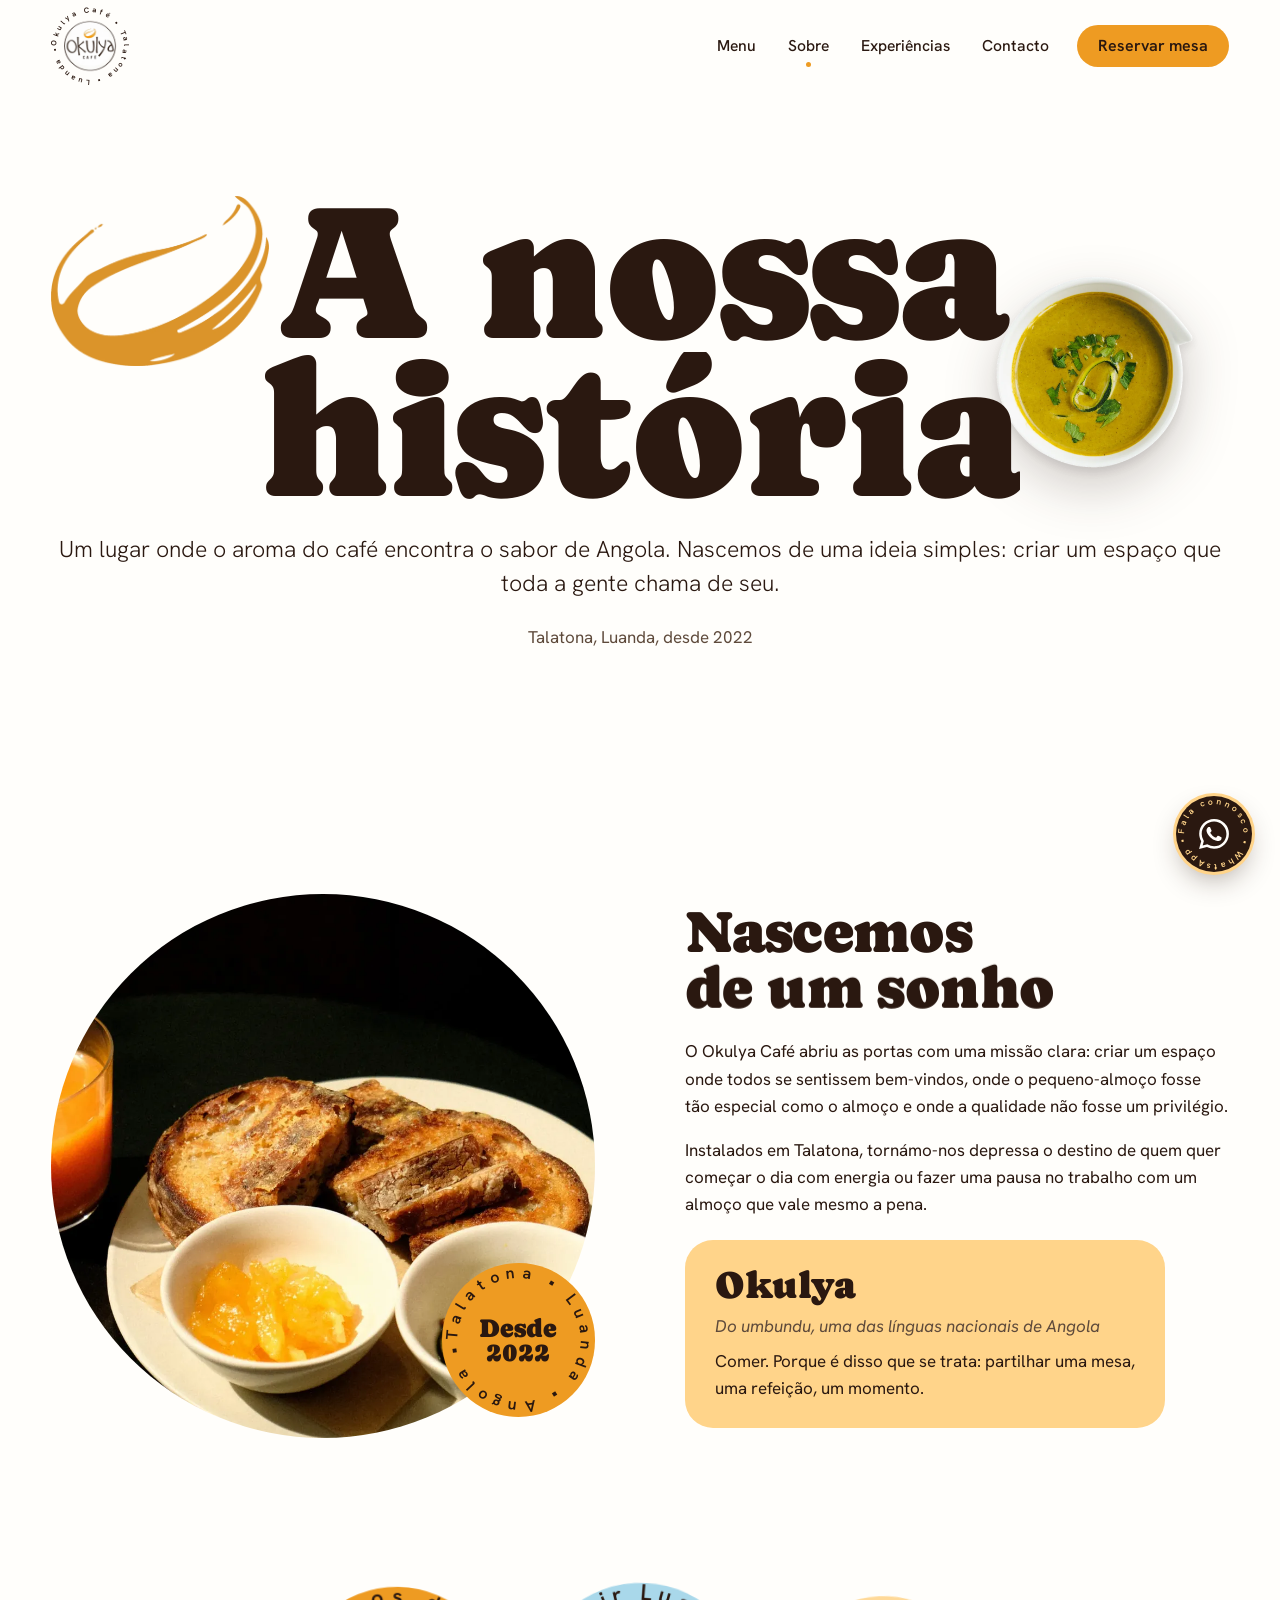
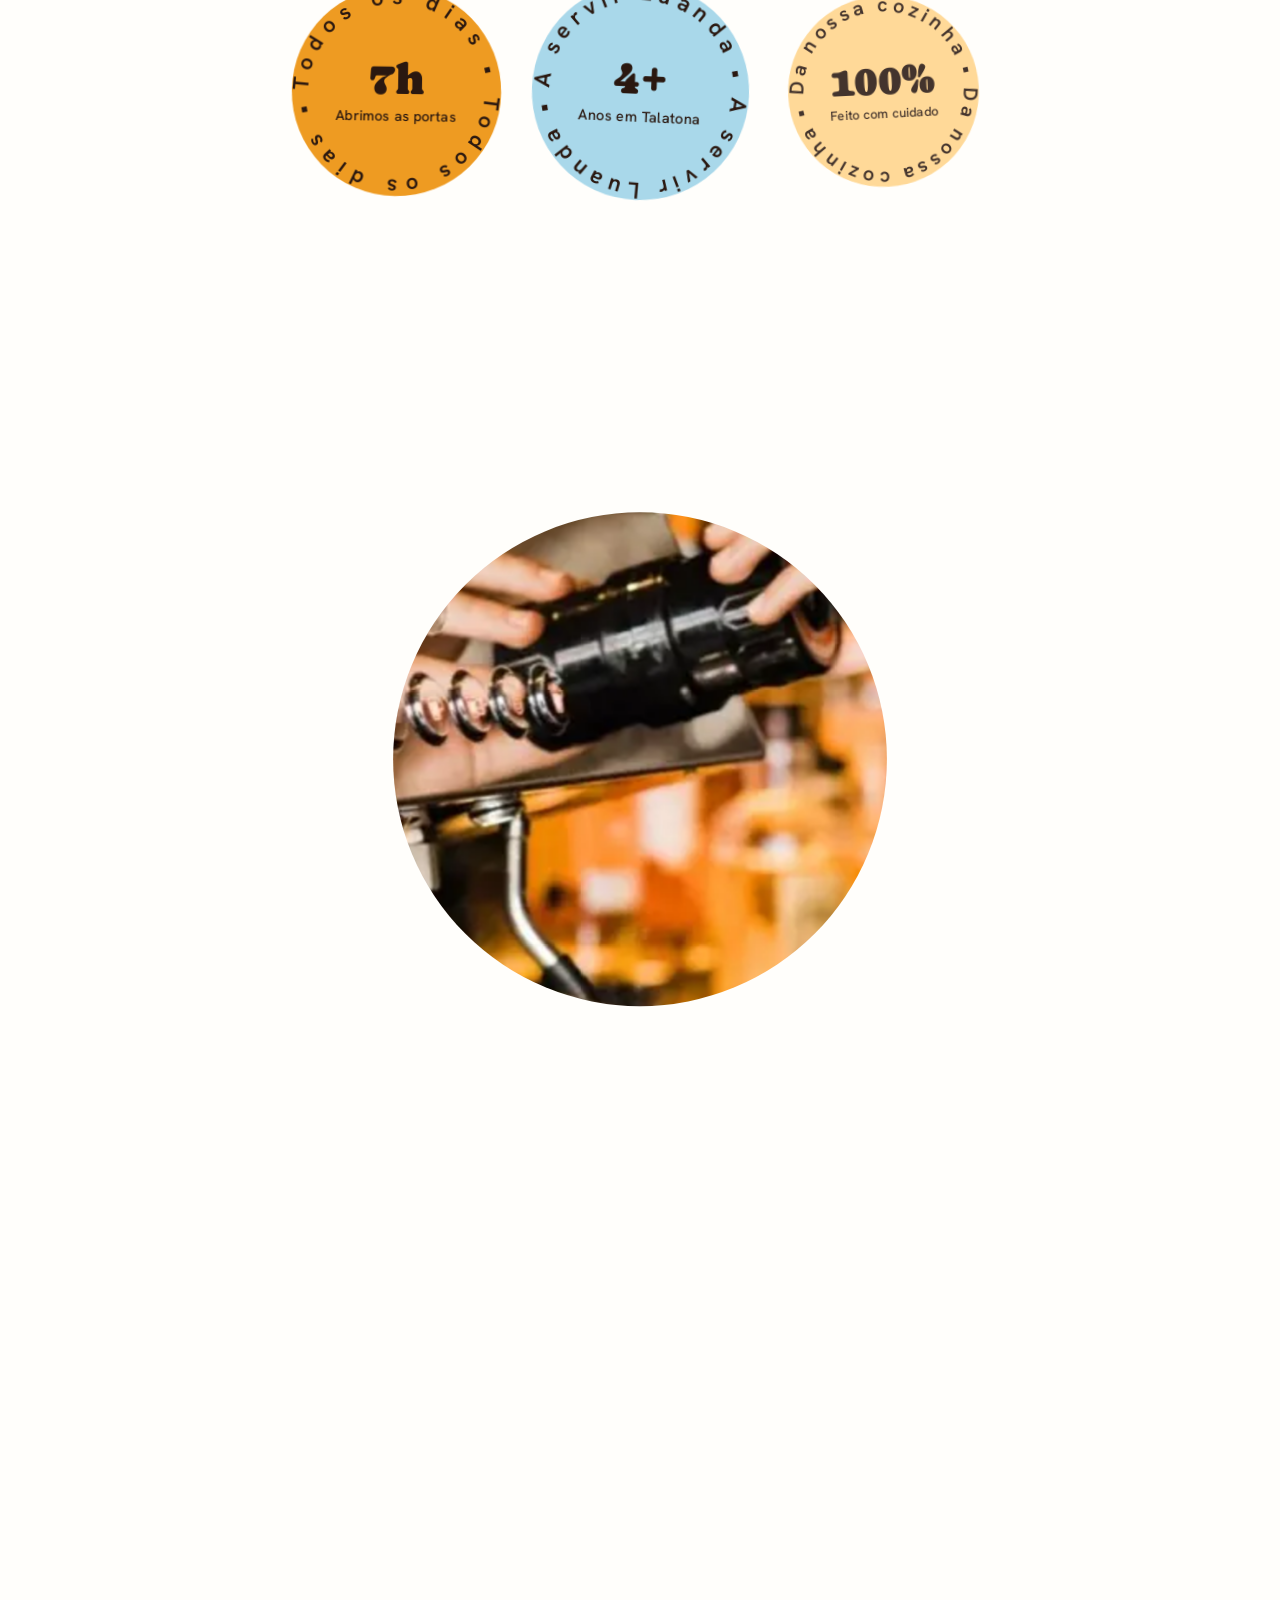
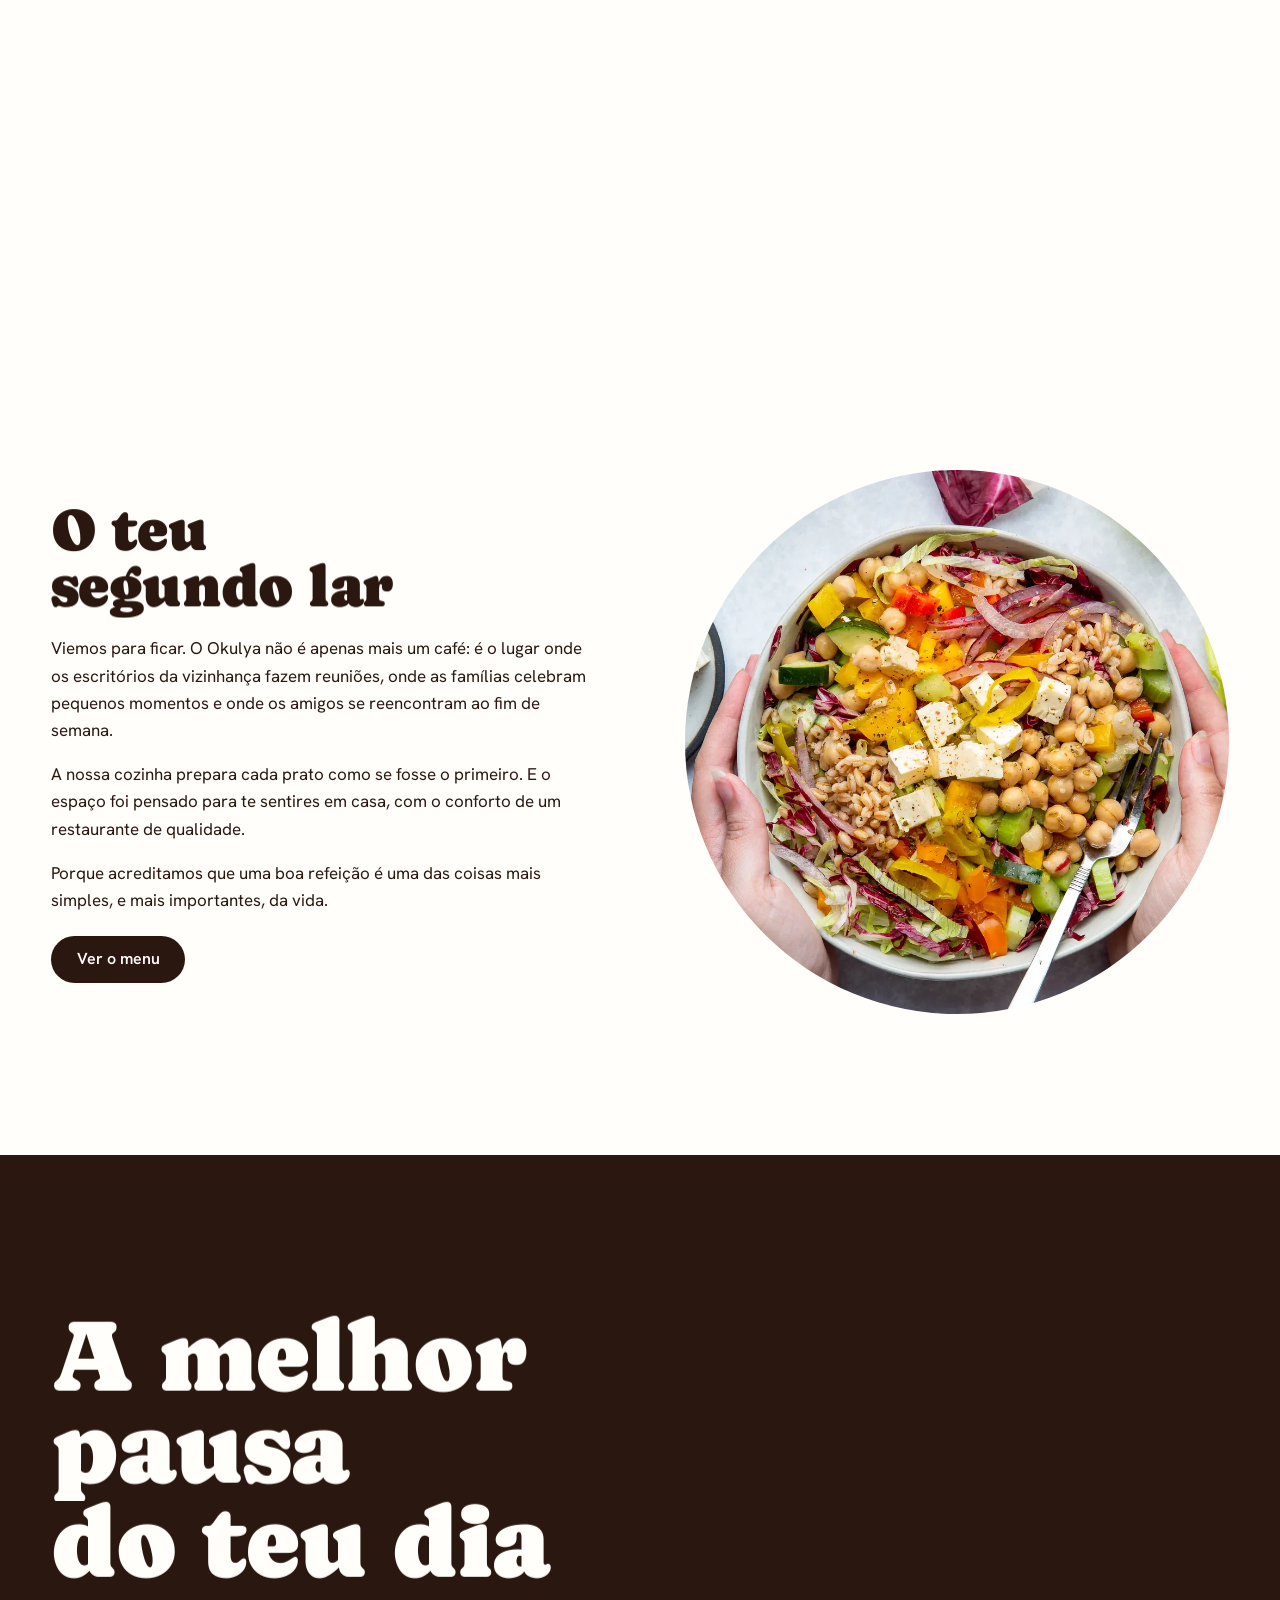
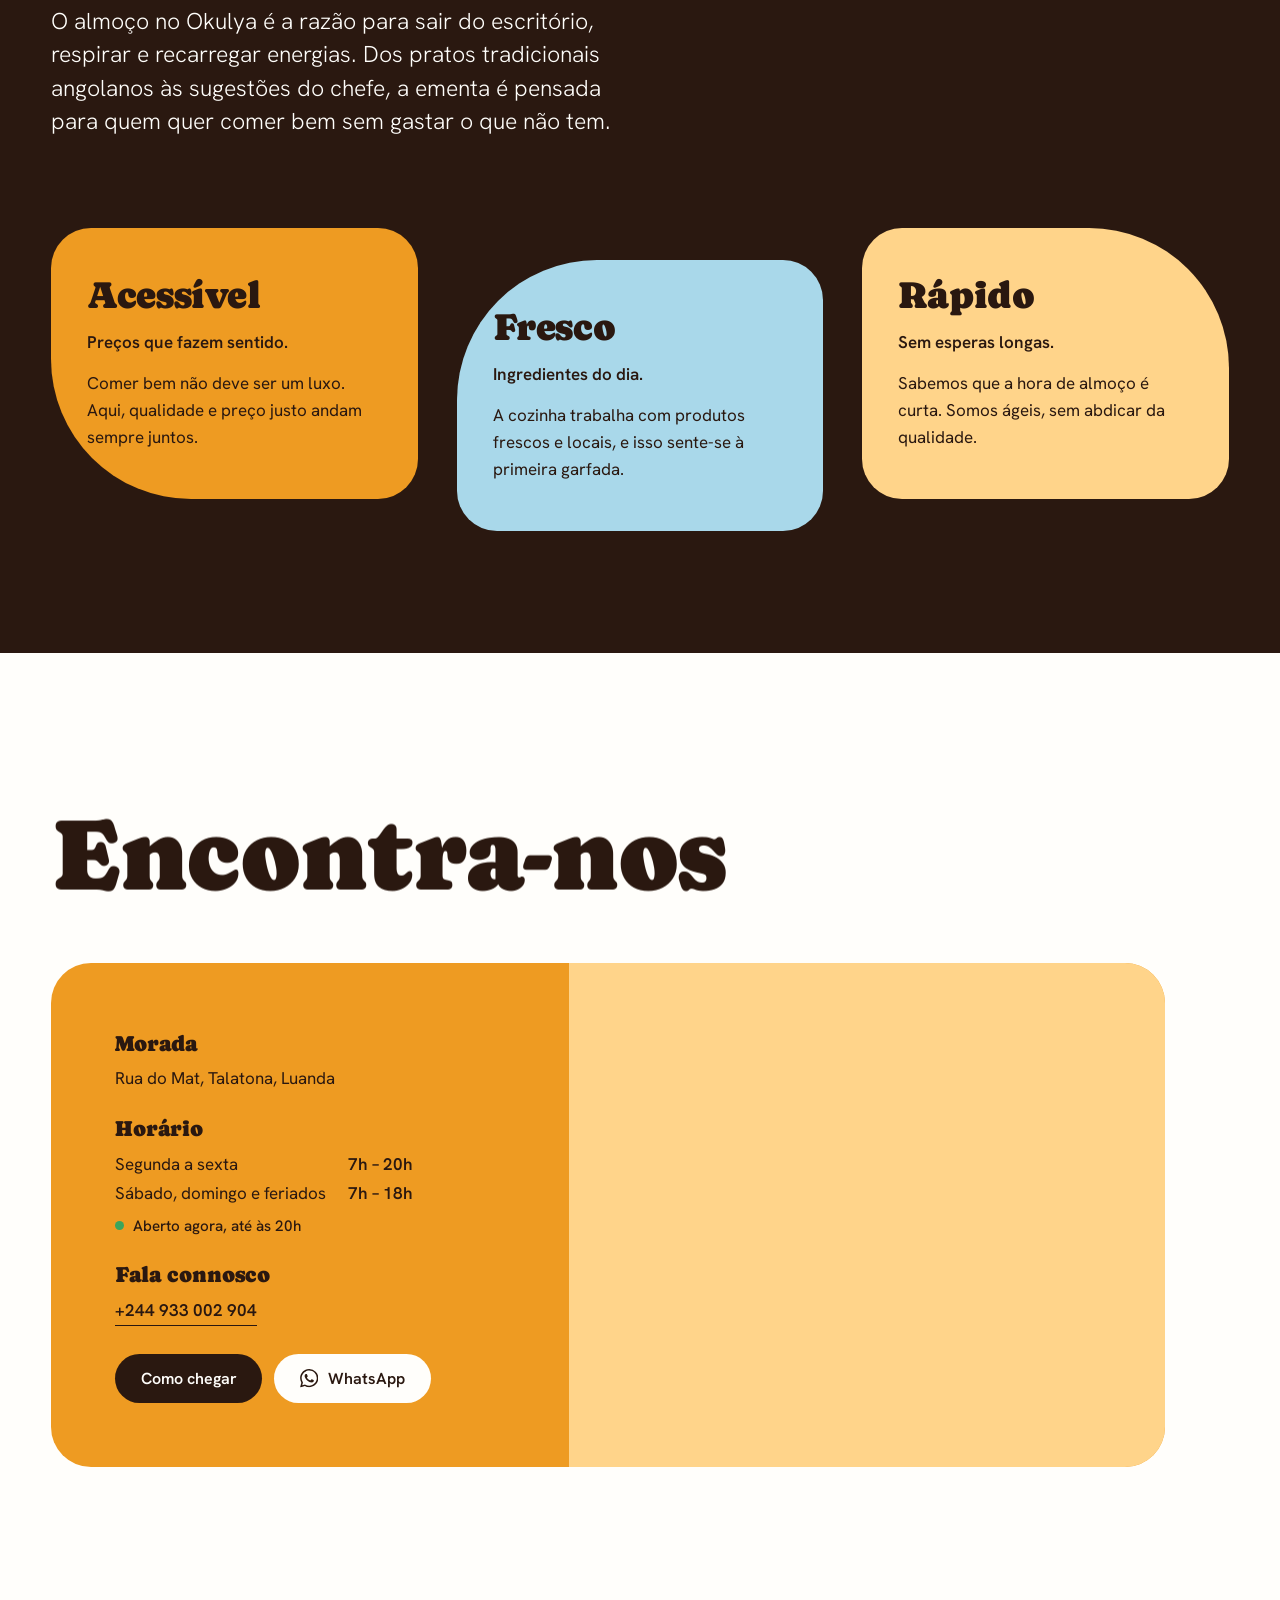
<file: okulya/sobre.html>
<!doctype html>
<html lang="pt-AO">
<head>
  <meta charset="utf-8">
  <meta name="viewport" content="width=device-width, initial-scale=1, viewport-fit=cover">
  <title>A nossa história, Okulya Café</title>
  <meta name="description" content="Okulya quer dizer comer, em umbundu. Desde 2022 em Talatona, Luanda: o teu segundo lar para o café, o almoço e os bons momentos.">
  <meta name="theme-color" content="#EE9B22">
  <meta property="og:type" content="website">
  <meta property="og:title" content="A nossa história, Okulya Café">
  <meta property="og:description" content="Okulya quer dizer comer, em umbundu. Desde 2022 em Talatona, Luanda: o teu segundo lar para o café, o almoço e os bons momentos.">
  <meta property="og:image" content="https://innoweb.agency/okulya/assets/img/logo.webp">
  <link rel="icon" type="image/png" href="/okulya/favicon.png">
  <link rel="apple-touch-icon" href="/okulya/apple-touch-icon.png">
  <link rel="preconnect" href="https://fonts.googleapis.com">
  <link rel="preconnect" href="https://fonts.gstatic.com" crossorigin>
  <link href="https://fonts.googleapis.com/css2?family=Caprasimo&family=Hanken+Grotesk:ital,wght@0,300;0,400;0,500;0,600;1,400&display=swap" rel="stylesheet">
  <link rel="stylesheet" href="/okulya/assets/css/style.css">
  <script>document.documentElement.classList.add('js', 'is-entering');</script>
</head>
<body data-page="sobre">
  <a class="skip-link" href="#conteudo">Saltar para o conteúdo</a>

  <div class="pt" aria-hidden="true"><img src="/okulya/assets/img/logo.webp" alt="" width="170" height="170"></div>

  <header class="site-header">
    <a class="brand" href="/okulya" aria-label="Okulya Café, página inicial">
      <svg viewBox="0 0 100 100" aria-hidden="true"><defs><path id="ring-brand" d="M50,50 m-43,0 a43,43 0 1,1 86,0 a43,43 0 1,1 -86,0"/></defs><text><textPath href="#ring-brand" textLength="268">Okulya Café • Talatona • Luanda •</textPath></text></svg>
      <img src="/okulya/assets/img/logo.webp" alt="" width="56" height="56">
    </a>
    <nav class="nav" aria-label="Principal">
      <a href="/okulya/menu.html">Menu</a>
      <a href="/okulya/sobre.html" aria-current="page">Sobre</a>
      <a href="/okulya/experiencias.html">Experiências</a>
      <a href="#contacto">Contacto</a>
      <a class="btn btn--ambar" href="https://wa.me/244933002904?text=Ol%C3%A1!%20Gostaria%20de%20reservar%20uma%20mesa%20no%20Okulya%20Caf%C3%A9." target="_blank" rel="noopener">Reservar mesa</a>
    </nav>
    <button class="menu-toggle" type="button" aria-expanded="false" aria-controls="mobile-menu"><span></span><b class="visually-hidden">Abrir menu</b></button>
  </header>

  <div class="mobile-menu" id="mobile-menu">
    <div class="mobile-menu__blob" aria-hidden="true"></div>
    <ul>
      <li><a class="mm-link" href="/okulya/menu.html">Menu</a></li>
      <li><a class="mm-link" href="/okulya/sobre.html" aria-current="page">Sobre</a></li>
      <li><a class="mm-link" href="/okulya/experiencias.html">Experiências</a></li>
      <li><a class="mm-link" href="#contacto">Contacto</a></li>
    </ul>
    <div class="mobile-menu__foot">
      <p>Rua do Mat, Talatona, Luanda</p>
      <p><span class="status" data-status>Aberto todos os dias a partir das 7h</span></p>
      <p><a class="btn" href="https://wa.me/244933002904?text=Ol%C3%A1!%20Gostaria%20de%20reservar%20uma%20mesa%20no%20Okulya%20Caf%C3%A9." target="_blank" rel="noopener">Reservar mesa</a></p>
    </div>
  </div>

  <main id="conteudo">

    <section class="page-hero" aria-labelledby="page-title">
      <img class="page-hero__plate page-hero__plate--swoosh" src="/okulya/assets/img/swoosh.webp" alt="" width="900" height="705" style="left: 4%; top: 26%;">
      <img class="page-hero__plate" src="/okulya/assets/img/plate-1.webp" alt="" width="800" height="777" style="right: 6%; top: 36%;">
      <h1 class="display-xl" id="page-title" data-rise><span class="line-mask"><span>A nossa</span></span><span class="line-mask"><span>história</span></span></h1>
      <p class="lede" data-hero-item>Um lugar onde o aroma do café encontra o sabor de Angola. Nascemos de uma ideia simples: criar um espaço que toda a gente chama de seu.</p>
      <p class="muted" data-hero-item>Talatona, Luanda, desde 2022</p>
    </section>

    <div class="wrap">
      <section class="split" aria-labelledby="t-origem">
        <div class="split__media">
          <div class="frame"><img src="/okulya/assets/img/day-pastry.webp" alt="Torradas, compota e sumo de laranja numa mesa do Okulya" width="1000" height="1500" loading="lazy"></div>
          <div class="sticker" data-pop>
            <svg class="ring" viewBox="0 0 100 100" aria-hidden="true"><defs><path id="ring-orig" d="M50,50 m-40,0 a40,40 0 1,1 80,0 a40,40 0 1,1 -80,0"/></defs><text><textPath href="#ring-orig" textLength="248">Talatona • Luanda • Angola •</textPath></text></svg>
            <span class="sticker__core">Desde<br>2022</span>
          </div>
        </div>
        <div class="split__copy">
          <h2 class="display-m" id="t-origem" data-rise><span class="line-mask"><span>Nascemos</span></span><span class="line-mask"><span>de um sonho</span></span></h2>
          <div class="prose">
            <p>O Okulya Café abriu as portas com uma missão clara: criar um espaço onde todos se sentissem bem-vindos, onde o pequeno-almoço fosse tão especial como o almoço e onde a qualidade não fosse um privilégio.</p>
            <p>Instalados em Talatona, tornámo-nos depressa o destino de quem quer começar o dia com energia ou fazer uma pausa no trabalho com um almoço que vale mesmo a pena.</p>
          </div>
          <div class="dict">
            <span class="dict__word">Okulya</span>
            <span class="dict__meta">Do umbundu, uma das línguas nacionais de Angola</span>
            <span>Comer. Porque é disso que se trata: partilhar uma mesa, uma refeição, um momento.</span>
          </div>
        </div>
      </section>
    </div>

    <div class="facts" aria-label="O Okulya em números">
      <div class="sticker" data-pop>
        <svg class="ring" viewBox="0 0 100 100" aria-hidden="true"><defs><path id="ring-f1" d="M50,50 m-42,0 a42,42 0 1,1 84,0 a42,42 0 1,1 -84,0"/></defs><text><textPath href="#ring-f1" textLength="258">Todos os dias • Todos os dias •</textPath></text></svg>
        <span class="sticker__core">7h<small>Abrimos as portas</small></span>
      </div>
      <div class="sticker" data-pop>
        <svg class="ring" viewBox="0 0 100 100" aria-hidden="true"><defs><path id="ring-f2" d="M50,50 m-42,0 a42,42 0 1,1 84,0 a42,42 0 1,1 -84,0"/></defs><text><textPath href="#ring-f2" textLength="258">A servir Luanda • A servir Luanda •</textPath></text></svg>
        <span class="sticker__core">4+<small>Anos em Talatona</small></span>
      </div>
      <div class="sticker" data-pop>
        <svg class="ring" viewBox="0 0 100 100" aria-hidden="true"><defs><path id="ring-f3" d="M50,50 m-42,0 a42,42 0 1,1 84,0 a42,42 0 1,1 -84,0"/></defs><text><textPath href="#ring-f3" textLength="258">Da nossa cozinha • Da nossa cozinha •</textPath></text></svg>
        <span class="sticker__core">100%<small>Feito com cuidado</small></span>
      </div>
    </div>

    <section class="grow-circle" aria-label="A equipa">
      <div class="grow-circle__sticky">
        <div class="grow-circle__img"><img src="/okulya/assets/img/day-coffee.webp" alt="Barista a preparar café no Okulya" width="1000" height="1500" loading="lazy"></div>
        <p class="grow-circle__text display-l">A nossa equipa<br>conhece-te pelo nome.</p>
      </div>
    </section>

    <div class="wrap">
      <section class="split split--rev" aria-labelledby="t-lar">
        <div class="split__copy">
          <h2 class="display-m" id="t-lar" data-rise><span class="line-mask"><span>O teu</span></span><span class="line-mask"><span>segundo lar</span></span></h2>
          <div class="prose">
            <p>Viemos para ficar. O Okulya não é apenas mais um café: é o lugar onde os escritórios da vizinhança fazem reuniões, onde as famílias celebram pequenos momentos e onde os amigos se reencontram ao fim de semana.</p>
            <p>A nossa cozinha prepara cada prato como se fosse o primeiro. E o espaço foi pensado para te sentires em casa, com o conforto de um restaurante de qualidade.</p>
            <p>Porque acreditamos que uma boa refeição é uma das coisas mais simples, e mais importantes, da vida.</p>
          </div>
          <a class="btn" href="/okulya/menu.html">Ver o menu</a>
        </div>
        <div class="split__media">
          <div class="frame"><img src="/okulya/assets/img/day-salad.webp" alt="Taça de salada fresca com grão e legumes" width="1000" height="1250" loading="lazy"></div>
        </div>
      </section>
    </div>

    <section class="values" aria-labelledby="t-almoco">
      <div class="wrap">
        <div class="values__head">
          <h2 class="display-l" id="t-almoco" data-rise><span class="line-mask"><span>A melhor pausa</span></span><span class="line-mask"><span>do teu dia</span></span></h2>
          <p class="lede">O almoço no Okulya é a razão para sair do escritório, respirar e recarregar energias. Dos pratos tradicionais angolanos às sugestões do chefe, a ementa é pensada para quem quer comer bem sem gastar o que não tem.</p>
        </div>
        <div class="values__grid">
          <article class="value">
            <h3>Acessível</h3>
            <b>Preços que fazem sentido.</b>
            <p>Comer bem não deve ser um luxo. Aqui, qualidade e preço justo andam sempre juntos.</p>
          </article>
          <article class="value">
            <h3>Fresco</h3>
            <b>Ingredientes do dia.</b>
            <p>A cozinha trabalha com produtos frescos e locais, e isso sente-se à primeira garfada.</p>
          </article>
          <article class="value">
            <h3>Rápido</h3>
            <b>Sem esperas longas.</b>
            <p>Sabemos que a hora de almoço é curta. Somos ágeis, sem abdicar da qualidade.</p>
          </article>
        </div>
      </div>
    </section>

    <!-- ============ VISIT ============ -->
    <section class="visit" id="contacto" aria-labelledby="visit-title">
      <div class="wrap">
        <h2 class="display-l" id="visit-title" data-rise style="margin-bottom: clamp(32px, 5vw, 64px)"><span class="line-mask"><span>Encontra-nos</span></span></h2>
        <div class="visit__card">
          <div class="visit__info">
            <dl>
              <div>
                <dt>Morada</dt>
                <dd>Rua do Mat, Talatona, Luanda</dd>
              </div>
              <div>
                <dt>Horário</dt>
                <dd class="hours"><span>Segunda a sexta</span><span>7h – 20h</span><span>Sábado, domingo e feriados</span><span>7h – 18h</span></dd>
                <dd><span class="status" data-status>Aberto todos os dias a partir das 7h</span></dd>
              </div>
              <div>
                <dt>Fala connosco</dt>
                <dd><a class="link" href="tel:+244933002904">+244 933 002 904</a></dd>
              </div>
            </dl>
            <div class="visit__actions">
              <a class="btn" href="https://www.google.com/maps/dir/?api=1&amp;destination=-8.9171841,13.1995378" target="_blank" rel="noopener">Como chegar</a>
              <a class="btn btn--light" href="https://wa.me/244933002904?text=Ol%C3%A1!%20Gostaria%20de%20saber%20mais%20sobre%20o%20Okulya%20Caf%C3%A9." target="_blank" rel="noopener">
                <svg viewBox="0 0 24 24" aria-hidden="true" fill="currentColor"><use href="#i-wa"/></svg>
                WhatsApp
              </a>
            </div>
          </div>
          <div class="visit__map">
            <iframe title="Mapa com a localização do Okulya Café em Talatona" src="https://maps.google.com/maps?q=-8.9171841,13.1995378&amp;z=16&amp;output=embed" loading="lazy" referrerpolicy="no-referrer-when-downgrade"></iframe>
          </div>
          <a class="visit__tab" href="https://www.google.com/maps/dir/?api=1&amp;destination=-8.9171841,13.1995378" target="_blank" rel="noopener">Como chegar</a>
        </div>
      </div>
    </section>

  </main>

  <footer class="site-footer">
    <div class="wrap">
      <div class="footer__grid">
        <h2>Passa hoje por cá.</h2>
        <div>
          <h3>Visita</h3>
          <ul>
            <li>Rua do Mat, Talatona, Luanda</li>
            <li>Seg. a sex. 7h – 20h</li>
            <li>Sáb., dom. e feriados 7h – 18h</li>
          </ul>
        </div>
        <div>
          <h3>Fala connosco</h3>
          <ul>
            <li><a href="https://wa.me/244933002904" target="_blank" rel="noopener">WhatsApp</a></li>
            <li><a href="tel:+244933002904">+244 933 002 904</a></li>
          </ul>
        </div>
        <div>
          <h3>Segue</h3>
          <ul>
            <li><a href="https://www.instagram.com/0kulya.cafe/" target="_blank" rel="noopener">Instagram</a></li>
            <li><a href="https://www.facebook.com/profile.php?id=100083340589429" target="_blank" rel="noopener">Facebook</a></li>
            <li><a href="https://www.tiktok.com/@0kulya.cafe" target="_blank" rel="noopener">TikTok</a></li>
            <li><a href="https://www.linkedin.com/company/okulya" target="_blank" rel="noopener">LinkedIn</a></li>
            <li><a href="https://www.tripadvisor.co.uk/Restaurant_Review-g293763-d33320831-Reviews-Okulya_Cafe-Luanda_Luanda_Province.html" target="_blank" rel="noopener">TripAdvisor</a></li>
          </ul>
        </div>
      </div>
      <div class="footer__legal">
        <span>© <span data-year>2026</span> Okulya Café, Talatona, Luanda</span>
        <a class="footer__credit" href="https://innoweb.agency" target="_blank" rel="noopener">Made by Innoweb Agency Solutions</a>
        <span class="footer__links"><a href="/okulya/menu.html">Menu</a><a href="/okulya/sobre.html">Sobre</a><a href="/okulya/experiencias.html">Experiências</a></span>
      </div>
    </div>
    <p class="footer__word" aria-hidden="true">okulya</p>
  </footer>

  <a class="sticker wa" href="https://wa.me/244933002904?text=Ol%C3%A1!%20Gostaria%20de%20saber%20mais%20sobre%20o%20Okulya%20Caf%C3%A9." target="_blank" rel="noopener" aria-label="Fala connosco no WhatsApp">
    <svg class="ring" viewBox="0 0 100 100" aria-hidden="true"><defs><path id="ring-wa" d="M50,50 m-39,0 a39,39 0 1,1 78,0 a39,39 0 1,1 -78,0"/></defs><text><textPath href="#ring-wa" textLength="240">Fala connosco • WhatsApp •</textPath></text></svg>
    <svg class="wa__icon" viewBox="0 0 24 24" aria-hidden="true"><use href="#i-wa"/></svg>
  </a>

  <svg width="0" height="0" style="position:absolute" aria-hidden="true">
    <symbol id="i-wa" viewBox="0 0 24 24"><path d="M17.472 14.382c-.297-.149-1.758-.867-2.03-.967-.273-.099-.471-.148-.67.15-.197.297-.767.966-.94 1.164-.173.199-.347.223-.644.075-.297-.15-1.255-.463-2.39-1.475-.883-.788-1.48-1.761-1.653-2.059-.173-.297-.018-.458.13-.606.134-.133.298-.347.446-.52.149-.174.198-.298.298-.497.099-.198.05-.371-.025-.52-.075-.149-.669-1.612-.916-2.207-.242-.579-.487-.5-.669-.51-.173-.008-.371-.01-.57-.01-.198 0-.52.074-.792.372-.272.297-1.04 1.016-1.04 2.479 0 1.462 1.065 2.875 1.213 3.074.149.198 2.096 3.2 5.077 4.487.709.306 1.262.489 1.694.625.712.227 1.36.195 1.871.118.571-.085 1.758-.719 2.006-1.413.248-.694.248-1.289.173-1.413-.074-.124-.272-.198-.57-.347m-5.421 7.403h-.004a9.87 9.87 0 0 1-5.031-1.378l-.361-.214-3.741.982.998-3.648-.235-.374a9.86 9.86 0 0 1-1.51-5.26c.001-5.45 4.436-9.884 9.888-9.884 2.64 0 5.122 1.03 6.988 2.898a9.825 9.825 0 0 1 2.893 6.994c-.003 5.45-4.437 9.884-9.885 9.884m8.413-18.297A11.815 11.815 0 0 0 12.05 0C5.495 0 .16 5.335.157 11.892c0 2.096.547 4.142 1.588 5.945L.057 24l6.305-1.654a11.882 11.882 0 0 0 5.683 1.448h.005c6.554 0 11.89-5.335 11.893-11.893a11.821 11.821 0 0 0-3.48-8.413z"/></symbol>
  </svg>

  <script src="/okulya/assets/vendor/gsap.min.js" defer></script>
  <script src="/okulya/assets/vendor/ScrollTrigger.min.js" defer></script>
  <script src="/okulya/assets/js/main.js" defer></script>
</body>
</html>
</file>
<file: assets/css/style.css>
/* ==========================================================================
   Okulya Café
   Base: calm, white, airy (the elegant half).
   Loud moments are confined to stickers, the menu marquee and the Instagram fan.
   ========================================================================== */

:root {
  --cal: #FFFEFB;         /* whitewash walls */
  --cafe: #2A1810;        /* espresso, logo lettering */
  --cafe-soft: #5E4A3B;   /* secondary text */
  --ambar: #EE9B22;       /* the logo swoosh */
  --mel: #FFD48A;         /* honey */
  --ceu: #A9D8EA;         /* Luanda sky, the café's window frames */
  --line: rgba(42, 24, 16, .14);

  --font-display: "Caprasimo", "Cooper Black", Georgia, serif;
  --font-body: "Hanken Grotesk", system-ui, -apple-system, "Segoe UI", sans-serif;

  --ease: cubic-bezier(.22, 1, .36, 1);
  --ease-back: cubic-bezier(.34, 1.56, .64, 1);

  --gutter: clamp(16px, 4vw, 56px);
  --max: 1320px;
  --header-h: 92px;

  --scallop: polygon(100.0% 50.0%,98.9% 52.7%,96.2% 55.2%,93.4% 57.4%,91.9% 59.6%,92.3% 62.2%,93.9% 65.4%,95.2% 68.7%,95.0% 71.7%,92.9% 73.7%,89.4% 74.7%,85.9% 75.5%,83.6% 76.8%,82.8% 79.3%,82.9% 82.9%,82.6% 86.5%,81.2% 89.1%,78.3% 89.9%,74.7% 89.4%,71.3% 88.5%,68.7% 88.7%,66.8% 90.7%,65.4% 93.9%,63.6% 97.1%,61.1% 98.7%,58.2% 98.3%,55.2% 96.2%,52.5% 94.0%,50.0% 93.0%,47.5% 94.0%,44.8% 96.2%,41.8% 98.3%,38.9% 98.7%,36.4% 97.1%,34.6% 93.9%,33.2% 90.7%,31.3% 88.7%,28.7% 88.5%,25.3% 89.4%,21.7% 89.9%,18.8% 89.1%,17.4% 86.5%,17.1% 82.9%,17.2% 79.3%,16.4% 76.8%,14.1% 75.5%,10.6% 74.7%,7.1% 73.7%,5.0% 71.7%,4.8% 68.7%,6.1% 65.4%,7.7% 62.2%,8.1% 59.6%,6.6% 57.4%,3.8% 55.2%,1.1% 52.7%,0.0% 50.0%,1.1% 47.3%,3.8% 44.8%,6.6% 42.6%,8.1% 40.4%,7.7% 37.8%,6.1% 34.6%,4.8% 31.3%,5.0% 28.3%,7.1% 26.3%,10.6% 25.3%,14.1% 24.5%,16.4% 23.2%,17.2% 20.7%,17.1% 17.1%,17.4% 13.5%,18.8% 10.9%,21.7% 10.1%,25.3% 10.6%,28.7% 11.5%,31.3% 11.3%,33.2% 9.3%,34.6% 6.1%,36.4% 2.9%,38.9% 1.3%,41.8% 1.7%,44.8% 3.8%,47.5% 6.0%,50.0% 7.0%,52.5% 6.0%,55.2% 3.8%,58.2% 1.7%,61.1% 1.3%,63.6% 2.9%,65.4% 6.1%,66.8% 9.3%,68.7% 11.3%,71.3% 11.5%,74.7% 10.6%,78.3% 10.1%,81.2% 10.9%,82.6% 13.5%,82.9% 17.1%,82.8% 20.7%,83.6% 23.2%,85.9% 24.5%,89.4% 25.3%,92.9% 26.3%,95.0% 28.3%,95.2% 31.3%,93.9% 34.6%,92.3% 37.8%,91.9% 40.4%,93.4% 42.6%,96.2% 44.8%,98.9% 47.3%);
  --wave: url("data:image/svg+xml,%3Csvg xmlns='http://www.w3.org/2000/svg' viewBox='0 0 1440 64' preserveAspectRatio='none'%3E%3Cpath d='M0 32C160 4 320 4 480 28s320 36 480 12 320-40 480-8V64H0Z'/%3E%3C/svg%3E");
}

/* ---------- reset ---------- */
*, *::before, *::after { box-sizing: border-box; }
html { -webkit-text-size-adjust: 100%; text-size-adjust: 100%; }
html.lenis, html.lenis body { height: auto; }
.lenis.lenis-smooth { scroll-behavior: auto !important; }
.lenis.lenis-stopped { overflow: hidden; }
body {
  margin: 0;
  background: var(--cal);
  color: var(--cafe);
  font-family: var(--font-body);
  font-size: 1.0625rem;
  line-height: 1.6;
  -webkit-font-smoothing: antialiased;
  overflow-x: clip;
}
img, svg, video, iframe { display: block; max-width: 100%; }
img { height: auto; }
a { color: inherit; }
button { font: inherit; color: inherit; background: none; border: 0; padding: 0; cursor: pointer; }
h1, h2, h3, h4 { margin: 0; font-family: var(--font-display); font-weight: 400; line-height: 1; letter-spacing: -.01em; }
p { margin: 0; }
ul, ol { margin: 0; padding: 0; list-style: none; }
:focus-visible { outline: 3px solid var(--ambar); outline-offset: 3px; border-radius: 6px; }
.visually-hidden {
  position: absolute !important; width: 1px; height: 1px; padding: 0; margin: -1px;
  overflow: hidden; clip: rect(0 0 0 0); white-space: nowrap; border: 0;
}
.skip-link {
  position: fixed; left: 16px; top: -60px; z-index: 2000;
  background: var(--cafe); color: var(--cal); padding: 10px 16px; border-radius: 999px;
  text-decoration: none; transition: top .2s;
}
.skip-link:focus { top: 16px; }

.wrap { width: 100%; max-width: var(--max); margin-inline: auto; padding-inline: var(--gutter); }

/* ---------- type ---------- */
.display-xl { font-size: clamp(4.5rem, 15vw, 15rem); line-height: .82; }
.display-l  { font-size: clamp(3rem, 8vw, 7rem); line-height: .9; }
.display-m  { font-size: clamp(2.25rem, 4.6vw, 4rem); line-height: .95; }
.display-s  { font-size: clamp(1.6rem, 2.4vw, 2.1rem); line-height: 1.05; }
.lede { font-size: clamp(1.2rem, 1.8vw, 1.45rem); line-height: 1.45; font-weight: 300; max-width: 34ch; }
.muted { color: var(--cafe-soft); }
.prose { max-width: 60ch; }
.prose p + p { margin-top: 1em; }
.prose strong { font-weight: 600; }

/* Soquendo-style two-tone caption: a light line over a dark line */
.duo { display: grid; gap: .1em; font-size: clamp(1.35rem, 2vw, 1.75rem); line-height: 1.1; }
.duo .light { font-family: var(--font-body); font-weight: 300; color: rgba(42, 24, 16, .5); }
.duo .dark { font-family: var(--font-display); font-size: 1.7em; line-height: .95; }

/* split-line reveal: lines rise out of a mask */
.line-mask { display: block; overflow: hidden; padding-bottom: .08em; margin-bottom: -.08em; }
.line-mask > span { display: block; will-change: transform; }

/* ---------- buttons & links ---------- */
.btn {
  --bg: var(--cafe); --fg: var(--cal);
  display: inline-flex; align-items: center; gap: .6em;
  padding: .95em 1.6em; border-radius: 999px;
  background: var(--bg); color: var(--fg);
  font-weight: 600; font-size: 1rem; line-height: 1; text-decoration: none;
  transition: transform .35s var(--ease-back), background-color .25s, color .25s;
}
.btn:hover { transform: translateY(-2px) scale(1.03); }
.btn:active { transform: scale(.98); }
.btn svg { width: 1.15em; height: 1.15em; flex: none; }
.btn--ambar { --bg: var(--ambar); --fg: var(--cafe); }
.btn--line { --bg: transparent; --fg: var(--cafe); box-shadow: inset 0 0 0 1.5px currentColor; }
.btn--light { --bg: var(--cal); --fg: var(--cafe); }

.link {
  display: inline-flex; align-items: center; gap: .4em;
  font-weight: 600; text-decoration: none;
  background: linear-gradient(currentColor, currentColor) 0 100% / 100% 1.5px no-repeat;
  padding-bottom: 2px; transition: background-size .35s var(--ease);
}
.link:hover { background-size: 0 1.5px; background-position: 100% 100%; }

/* ---------- open-now status ---------- */
.status { display: inline-flex; align-items: center; gap: .55em; font-size: .95rem; font-weight: 500; }
.status::before {
  content: ""; width: .6em; height: .6em; border-radius: 50%; background: #9A8F86; flex: none;
}
.status.is-open::before { background: #3BA55C; box-shadow: 0 0 0 0 rgba(59, 165, 92, .5); animation: ping 2.2s infinite; }
@keyframes ping { 70% { box-shadow: 0 0 0 .6em rgba(59, 165, 92, 0); } 100% { box-shadow: 0 0 0 0 rgba(59, 165, 92, 0); } }

/* ==========================================================================
   Page transition (circle wipe in amber, the logo in the middle)
   ========================================================================== */
.pt {
  position: fixed; inset: 0; z-index: 1500; pointer-events: none;
  background: var(--ambar);
  display: grid; place-items: center;
  clip-path: circle(0% at var(--x, 50%) var(--y, 50%));
}
.pt img { width: clamp(110px, 16vw, 170px); border-radius: 50%; }
html.is-entering .pt { animation: pt-out .9s .25s var(--ease) both; }
html.is-entering .pt img { animation: pt-logo .9s .1s var(--ease) both; }
html.is-leaving .pt { pointer-events: all; clip-path: circle(150% at var(--x, 50%) var(--y, 50%)); transition: clip-path .7s cubic-bezier(.65, 0, .35, 1); }
@keyframes pt-out { from { clip-path: circle(150% at 50% 50%); } to { clip-path: circle(0% at 50% 50%); } }
@keyframes pt-logo { from { transform: scale(1); } to { transform: scale(.6) rotate(-20deg); opacity: 0; } }

/* ==========================================================================
   Custom cursor (Bon Bouquet's dot + ring)
   ========================================================================== */
.cursor { display: none; }
@media (hover: hover) and (pointer: fine) {
  html.has-cursor, html.has-cursor a, html.has-cursor button { cursor: none; }
  html.has-cursor iframe { cursor: auto; }
  .has-cursor .cursor { display: block; position: fixed; left: 0; top: 0; z-index: 1400; pointer-events: none; }
  .cursor__dot, .cursor__ring {
    position: fixed; left: 0; top: 0; border-radius: 50%; translate: -50% -50%;
  }
  .cursor__dot { width: 8px; height: 8px; background: var(--ambar); }
  .cursor__ring {
    width: 38px; height: 38px; border: 1.5px solid var(--ambar);
    display: grid; place-items: center;
    font-size: .8rem; font-weight: 600; color: var(--cafe);
    transition: width .35s var(--ease), height .35s var(--ease), background-color .3s, border-color .3s;
  }
  .cursor__ring span { opacity: 0; transition: opacity .2s; }
  .cursor.is-link .cursor__ring { width: 58px; height: 58px; background: rgba(238, 155, 34, .18); }
  .cursor.is-label .cursor__ring { width: 76px; height: 76px; background: var(--ambar); border-color: var(--ambar); }
  .cursor.is-label .cursor__ring span { opacity: 1; }
  .cursor.is-label .cursor__dot { opacity: 0; }
  .cursor.is-hidden { opacity: 0; }
}

/* ==========================================================================
   Header
   ========================================================================== */
.site-header {
  position: fixed; inset: 0 0 auto; z-index: 100;
  height: var(--header-h);
  display: flex; align-items: center; justify-content: space-between; gap: 24px;
  padding-inline: var(--gutter);
  transition: transform .55s var(--ease), background-color .35s, height .35s var(--ease);
}
.site-header.is-scrolled {
  --header-h: 74px;
  background: rgba(255, 254, 251, .88);
  -webkit-backdrop-filter: blur(14px); backdrop-filter: blur(14px);
  box-shadow: 0 1px 0 var(--line);
}
.site-header.is-hidden { transform: translateY(-105%); }

/* logo with a rotating ring of text, like Bon Bouquet's badge */
.brand { position: relative; display: block; width: 78px; height: 78px; flex: none; transition: width .35s var(--ease), height .35s var(--ease); }
.is-scrolled .brand { width: 62px; height: 62px; }
.brand img { position: absolute; inset: 15%; width: 70%; height: 70%; border-radius: 50%; }
.brand svg { position: absolute; inset: 0; width: 100%; height: 100%; animation: spin 22s linear infinite; }
.brand text { font: 600 9.6px var(--font-body); letter-spacing: .14em; fill: var(--cafe); }
@keyframes spin { to { transform: rotate(360deg); } }

.nav { display: flex; align-items: center; gap: 4px; }
.nav a:not(.btn) {
  position: relative; padding: 10px 14px; border-radius: 999px;
  font-weight: 500; font-size: .98rem; text-decoration: none;
  transition: background-color .25s;
}
.nav a:not(.btn):hover { background: rgba(255, 212, 138, .55); }
.nav a[aria-current="page"]::after {
  content: ""; position: absolute; left: 50%; bottom: 2px; width: 5px; height: 5px; margin-left: -2.5px;
  border-radius: 50%; background: var(--ambar);
}
.nav .btn { margin-left: 10px; padding: .8em 1.3em; }

.menu-toggle {
  display: none; width: 54px; height: 54px; border-radius: 50%;
  background: var(--ambar); place-items: center; position: relative; z-index: 2;
  transition: transform .4s var(--ease-back);
}
.menu-toggle:hover { transform: rotate(-12deg) scale(1.05); }
.menu-toggle span, .menu-toggle span::before {
  display: block; width: 22px; height: 2px; background: var(--cafe); border-radius: 2px;
  transition: transform .4s var(--ease);
}
.menu-toggle span { position: relative; transform: translateY(-4px); }
.menu-toggle span::before { content: ""; position: absolute; top: 8px; }
.menu-open .menu-toggle span { transform: translateY(0) rotate(45deg); }
.menu-open .menu-toggle span::before { transform: translateY(-8px) rotate(-90deg); }

/* full-screen mobile menu */
.mobile-menu {
  position: fixed; inset: 0; z-index: 90;
  background: var(--ambar);
  display: flex; flex-direction: column; justify-content: center;
  padding: calc(var(--header-h) + 10px) var(--gutter) 32px;
  clip-path: circle(0% at calc(100% - 50px) 46px);
  transition: clip-path .7s cubic-bezier(.65, 0, .35, 1);
  visibility: hidden;
}
.menu-open .mobile-menu { clip-path: circle(150% at calc(100% - 50px) 46px); visibility: visible; }
.mobile-menu ul { display: grid; gap: 4px; }
.mobile-menu li { overflow: hidden; }
.mobile-menu a.mm-link {
  display: block; font-family: var(--font-display); font-size: clamp(3rem, 14vw, 5rem); line-height: 1.05;
  text-decoration: none; transform: translateY(110%);
  transition: transform .6s var(--ease);
}
.menu-open .mobile-menu a.mm-link { transform: none; }
.menu-open .mobile-menu li:nth-child(2) a { transition-delay: .06s; }
.menu-open .mobile-menu li:nth-child(3) a { transition-delay: .12s; }
.menu-open .mobile-menu li:nth-child(4) a { transition-delay: .18s; }
.mobile-menu__foot { margin-top: auto; display: grid; gap: 14px; font-size: 1rem; }
.mobile-menu__blob {
  position: absolute; z-index: -1; right: -30vw; bottom: -10vh; width: 90vw; aspect-ratio: 1;
  background: var(--mel); border-radius: 42% 58% 63% 37% / 41% 44% 56% 59%;
  animation: blob 14s ease-in-out infinite alternate;
}

@media (max-width: 960px) {
  :root { --header-h: 78px; }
  .site-header.is-scrolled { --header-h: 68px; }
  .brand { width: 64px; height: 64px; }
  .is-scrolled .brand { width: 54px; height: 54px; }
  .nav { display: none; }
  .menu-toggle { display: grid; }
  .menu-open .site-header { background: transparent; box-shadow: none; -webkit-backdrop-filter: none; backdrop-filter: none; transform: none; }
}

/* ==========================================================================
   Shared shapes
   ========================================================================== */
@keyframes blob {
  0%   { border-radius: 42% 58% 63% 37% / 41% 44% 56% 59%; }
  50%  { border-radius: 58% 42% 38% 62% / 55% 61% 39% 45%; }
  100% { border-radius: 36% 64% 54% 46% / 62% 38% 62% 38%; }
}
.scallop { clip-path: var(--scallop); }

/* rotating text ring sticker */
.sticker {
  position: relative; display: grid; place-items: center;
  width: var(--size, 150px); aspect-ratio: 1; border-radius: 50%;
  background: var(--bg, var(--mel)); color: var(--fg, var(--cafe));
  text-align: center; text-decoration: none;
}
.sticker svg.ring { position: absolute; inset: 0; width: 100%; height: 100%; animation: spin 16s linear infinite; }
.sticker svg.ring text { font: 600 10.5px var(--font-body); letter-spacing: .16em; fill: currentColor; }
.sticker__core { position: relative; font-family: var(--font-display); line-height: .95; }

/* wavy section edges (mask so any background colour works) */
.wavy { position: relative; }
.wavy::before, .wavy::after {
  content: ""; position: absolute; left: 0; right: 0; height: 48px;
  background: inherit;
  -webkit-mask: var(--wave) center / 100% 100% no-repeat; mask: var(--wave) center / 100% 100% no-repeat;
  pointer-events: none;
}
.wavy::before { bottom: calc(100% - 1px); }
.wavy::after { top: calc(100% - 1px); transform: scaleY(-1) scaleX(-1); }
.wavy.wavy--top-only::after { display: none; }

/* ==========================================================================
   HOME: hero
   ========================================================================== */
.hero {
  position: relative; min-height: 100svh;
  display: grid; grid-template-columns: 1fr 1fr; align-items: center; gap: clamp(24px, 4vw, 72px);
  /* full-bleed box (the photo must be able to fill the screen), content capped at 1500px */
  padding: calc(var(--header-h) + 24px) max(var(--gutter), calc(50% - 750px)) 88px;
}
.hero__stage { position: relative; z-index: 1; aspect-ratio: 1; width: min(100%, 640px); justify-self: center; }
.hero__blob {
  position: absolute; inset: 6%;
  background: var(--ambar);
  border-radius: 42% 58% 63% 37% / 41% 44% 56% 59%;
  animation: blob 12s ease-in-out infinite alternate;
}
.hero__plates { position: absolute; inset: 0; }
.hero__plate {
  position: absolute; inset: 9%; width: 82%; height: 82%; object-fit: contain;
  filter: drop-shadow(0 30px 40px rgba(42, 24, 16, .28));
  opacity: 0;
}
.hero__plate.is-active { opacity: 1; }
.hero__sticker { position: absolute; right: -2%; top: 2%; --size: clamp(104px, 11vw, 150px); --bg: var(--ceu); }
.hero__sticker .sticker__core { font-size: clamp(1.3rem, 1.7vw, 1.7rem); }
.hero__dots { position: absolute; left: 50%; bottom: -34px; translate: -50% 0; display: flex; gap: 10px; }
.hero__dots button { width: 10px; height: 10px; border-radius: 50%; background: var(--line); transition: background-color .3s, transform .3s; }
.hero__dots button[aria-current="true"] { background: var(--cafe); transform: scale(1.3); }

.hero__copy { position: relative; z-index: 1; display: grid; justify-items: start; gap: 22px; }

/* "okulya" on one line. The "o" is a circle with a photo in it. */
.hero__word {
  position: relative; z-index: 0;
  display: flex; align-items: baseline; white-space: nowrap;
  font-size: clamp(4.5rem, min(12.6vw, 22svh), 13rem); line-height: .8;
  letter-spacing: -.02em; padding-top: .64em; margin-bottom: .05em; /* headroom for the swoosh */
}
.hero__o {
  position: relative; display: inline-block; flex: none;
  width: .62em; height: .62em; margin-right: .04em; border-radius: 50%;
  align-self: flex-end; margin-bottom: .1em;
}
.hero__o-img { width: 100%; height: 100%; object-fit: cover; border-radius: 50%; }
.hero__letters { display: flex; }
.hero__l { display: inline-block; overflow: hidden; padding-bottom: .14em; margin-bottom: -.14em; }
.hero__l > span { display: inline-block; }
.hero__swoosh {
  /* sits above "ku" like in the logo, clear of the letters (their ink starts at .64em + .01em) */
  position: absolute; z-index: -1; width: .78em; left: 1.06em; top: -.03em;
  transform: rotate(-6deg);
}

/* the photo layer: hidden until JS clips it to the "o" */
.hero__reveal {
  position: absolute; inset: 0; z-index: 0; display: none;
  transform-origin: 50% 50%; will-change: transform, clip-path; pointer-events: none;
}
.hero__reveal-img { width: 100%; height: 100%; object-fit: cover; }
.hero__shade { position: absolute; inset: 0; background: linear-gradient(180deg, rgba(42, 24, 16, .2), rgba(42, 24, 16, .62)); opacity: 0; }
.hero__after {
  position: absolute; inset: 0; z-index: 3; display: none;
  place-content: center; justify-items: center; gap: 20px; text-align: center;
  padding: 0 var(--gutter); color: var(--cal); pointer-events: none;
}
.hero__after .display-l { font-family: var(--font-display); }
.hero__after .lede { margin-inline: auto; }

/* zoom mode (set by JS when motion is on and the screen is tall enough) */
.hero.is-zoom { height: 100vh; height: 100svh; min-height: 0; padding-bottom: 64px; }
.hero.is-zoom .hero__reveal { display: block; clip-path: circle(0px at 50% 50%); }
.hero.is-zoom .hero__o-img { visibility: hidden; }
.hero.is-zoom .hero__after { display: grid; }
.hero.is-zoom .hero__stage { width: min(100%, 640px, calc(100svh - 250px)); }
.dia__intro.is-merged { position: absolute !important; width: 1px; height: 1px; padding: 0; margin: -1px; overflow: hidden; clip: rect(0 0 0 0); white-space: nowrap; }
.hero__def { display: flex; flex-wrap: wrap; align-items: baseline; gap: .35em .8em; font-size: 1.1rem; }
.hero__def b { font-family: var(--font-display); font-weight: 400; font-size: 1.35em; }
.hero__def i { color: var(--cafe-soft); }
.hero__tag { font-size: clamp(1.25rem, 1.9vw, 1.6rem); line-height: 1.35; font-weight: 300; max-width: 26ch; }
.hero__actions { display: flex; flex-wrap: wrap; gap: 12px; }
.hero__cue {
  position: absolute; left: var(--gutter); bottom: 26px;
  display: grid; justify-items: center; gap: 8px; font-size: .9rem; color: var(--cafe-soft); text-decoration: none;
}
.hero__cue i { width: 1.5px; height: 42px; background: var(--line); position: relative; overflow: hidden; }
.hero__cue i::after { content: ""; position: absolute; inset: 0; background: var(--cafe); animation: drip 2s var(--ease) infinite; }
@keyframes drip { from { transform: translateY(-100%); } to { transform: translateY(100%); } }

@media (max-width: 860px) {
  .hero { grid-template-columns: 1fr; padding-top: calc(var(--header-h) + 8px); padding-bottom: 110px; gap: 48px; }
  .hero__copy { order: -1; justify-items: center; text-align: center; }
  .hero__word { font-size: 25vw; }
  .hero__def { justify-content: center; }
  .hero__actions { justify-content: center; }
  .hero__stage { width: min(88vw, 460px); }
  .hero__cue { display: none; }
  /* phones in zoom mode: everything has to fit one screen, so the plate shrinks */
  .hero.is-zoom { align-content: center; gap: 28px; padding-bottom: 56px; }
  .hero.is-zoom .hero__copy { gap: 14px; }
  .hero.is-zoom .hero__stage { width: min(88vw, 460px, calc(100svh - 550px)); }
}

/* ==========================================================================
   HOME: the day (Soquendo's porthole)
   Base styles = static, readable list (no JS / reduced motion).
   .is-live = pinned scroll story.
   ========================================================================== */
.dia { background: var(--cal); }
.dia__stage { --bg: var(--cal); --ink: var(--cafe); background: var(--bg); color: var(--ink); }
.dia .duo .light { color: inherit; opacity: .45; }
.dia__intro { padding: clamp(80px, 12vw, 160px) var(--gutter) 40px; text-align: center; display: grid; justify-items: center; gap: 18px; }
.dia__intro .lede { margin-inline: auto; }

.dia__stage { position: relative; padding: 20px var(--gutter) 100px; max-width: var(--max); margin-inline: auto; }
.dia__index, .dia__sun, .dia__cutout { display: none; }
.dia__step { display: grid; grid-template-columns: minmax(180px, 320px) 1fr; align-items: center; gap: clamp(24px, 5vw, 80px); padding-block: 28px; }
.dia__circle { position: relative; aspect-ratio: 1; border-radius: 50%; overflow: hidden; background: var(--ambar); }
.dia__img { position: absolute; inset: 0; overflow: hidden; }
.dia__img img { width: 100%; height: 100%; object-fit: cover; }
.dia__img--open { display: grid; place-items: center; background: var(--mel); }
.dia__img--open img { width: 62%; height: auto; object-fit: contain; }
.dia__img--open span { position: absolute; font-family: var(--font-display); font-size: clamp(3rem, 9vw, 8rem); color: var(--cafe); bottom: 14%; }
.dia__caption { display: grid; gap: 18px; justify-items: start; }
.dia__caption p.desc { max-width: 38ch; color: inherit; opacity: .78; }

/* live mode */
.dia.is-live .dia__stage {
  height: 100vh; height: 100svh; max-width: none; padding: 0; overflow: hidden;
}
.dia.is-live .dia__steps { position: absolute; inset: 0; }
.dia.is-live .dia__step { display: contents; }
/* every step keeps its own circle, stacked in the same spot:
   a new photo rising inside the top circle reads as one porthole */
.dia.is-live .dia__circle {
  --r2: min(64vh, 64vw, 640px);
  position: absolute; left: 50%; top: 50%;
  width: var(--r2); height: var(--r2); translate: -50% -50%;
  background: transparent;
}
.dia.is-live .dia__step:first-child .dia__circle { background: var(--mel); }
.dia.is-live .dia__img { will-change: transform; }
.dia.is-live .dia__caption {
  position: absolute; top: 50%; translate: 0 -50%;
  left: calc(50% + min(32vh, 32vw, 320px) + clamp(28px, 4vw, 72px));
  width: min(30vw, 380px);
  opacity: 0; visibility: hidden;
}
.dia.is-live .dia__index {
  display: grid; gap: 4px; position: absolute; z-index: 2; top: 50%; translate: 0 -50%; left: var(--gutter);
}
.dia__index button {
  display: grid; grid-template-columns: 14px auto; align-items: center; gap: 10px; text-align: left;
  padding: 6px 0; font-size: .95rem; color: inherit; opacity: .45; transition: opacity .3s;
}
.dia__index button::before { content: ""; width: 7px; height: 7px; border-radius: 50%; background: currentColor; transition: transform .3s, background-color .3s; }
.dia__index button.is-active { opacity: 1; }
.dia__index button.is-active::before { background: var(--ambar); transform: scale(1.7); }
.dia__index small { display: block; font-size: .78rem; opacity: .8; }
.dia.is-live .dia__sun {
  display: block; position: absolute; left: 0; top: 0; z-index: 1;
  width: clamp(38px, 4.4vw, 60px); aspect-ratio: 1; border-radius: 50%; translate: -50% -50%;
  background: radial-gradient(circle at 35% 35%, #FFE3A8, var(--ambar) 70%);
  box-shadow: 0 0 60px 10px rgba(238, 155, 34, .35);
}
.dia.is-live .dia__cutout {
  display: block; position: absolute; z-index: 3; width: min(30vh, 30vw, 300px);
  filter: drop-shadow(0 26px 30px rgba(0, 0, 0, .3));
  opacity: 0;
}
.dia__cutout--a { left: calc(50% + min(18vh, 18vw)); top: calc(50% + min(10vh, 10vw)); }
.dia__cutout--b { right: calc(50% + min(16vh, 16vw)); top: calc(50% + min(6vh, 6vw)); }
.dia.is-live .dia__hint {
  position: absolute; left: 50%; bottom: 18px; translate: -50% 0; font-size: .85rem; opacity: .6;
}
.dia__hint { display: none; }
.dia.is-live .dia__hint { display: block; }

@media (max-width: 860px) {
  .dia__step { grid-template-columns: 1fr; justify-items: center; text-align: center; }
  .dia__step .dia__circle { width: min(78vw, 340px); }
  .dia__caption { justify-items: center; }
  .dia.is-live .dia__circle { --r2: min(76vw, 46vh); top: 38%; }
  .dia.is-live .dia__caption {
    left: 50%; top: auto; bottom: 8vh; translate: -50% 0; width: min(88vw, 420px);
    justify-items: center; text-align: center; gap: 10px;
  }
  .dia.is-live .dia__caption .duo { font-size: 1.15rem; }
  .dia.is-live .dia__caption p.desc { font-size: .98rem; display: -webkit-box; -webkit-line-clamp: 3; -webkit-box-orient: vertical; overflow: hidden; }
  .dia.is-live .dia__index { display: none; }
  .dia.is-live .dia__cutout { width: 34vw; }
  .dia__cutout--a { left: 54%; top: 40%; }
  .dia__cutout--b { right: 54%; top: 38%; }
  .dia.is-live .dia__hint { display: none; }
}

/* ==========================================================================
   HOME: menu marquee (Bon Bouquet's loud section, in amber)
   ========================================================================== */
.menu-band {
  position: relative; background: var(--ambar); color: var(--cafe);
  padding-block: clamp(70px, 10vw, 130px) clamp(80px, 11vw, 140px);
  overflow: hidden;
}
.menu-band.wavy { overflow: visible; }
.menu-band__clip { overflow: hidden; position: relative; }
.menu-band__head { text-align: center; display: grid; justify-items: center; gap: 16px; margin-bottom: clamp(30px, 5vw, 60px); }
.menu-band__head .lede { margin-inline: auto; }
.marquee { display: flex; overflow: hidden; user-select: none; }
.marquee__track { display: flex; flex: none; align-items: center; gap: .45em; padding-right: .45em; will-change: transform; }
.marquee__item { font-family: var(--font-display); font-size: clamp(3rem, 8.5vw, 8rem); line-height: 1.12; white-space: nowrap; }
.marquee__item--outline { color: transparent; -webkit-text-stroke: 1.5px var(--cafe); }
.marquee__item--fill { color: var(--cal); }
.marquee__sep { width: .4em; height: .4em; flex: none; font-size: clamp(3rem, 8.5vw, 8rem); }
.marquee__sep img { width: 100%; height: 100%; object-fit: contain; filter: brightness(.22); }

.cats { display: grid; grid-template-columns: repeat(4, 1fr); gap: clamp(16px, 3vw, 40px); margin-top: clamp(40px, 6vw, 80px); }
.cat { display: grid; justify-items: center; gap: 14px; text-align: center; text-decoration: none; }
.cat__badge {
  position: relative; width: 100%; max-width: 250px; aspect-ratio: 1; display: grid; place-items: center;
}
.cat__badge::before {
  content: ""; position: absolute; inset: 0; background: var(--c, var(--cal)); clip-path: var(--scallop);
  transition: transform .8s var(--ease);
}
.cat:hover .cat__badge::before { transform: rotate(40deg) scale(1.04); }
.cat__badge img { position: relative; width: 74%; filter: drop-shadow(0 16px 18px rgba(42, 24, 16, .25)); transition: transform .8s var(--ease); }
.cat:hover .cat__badge img { transform: rotate(-25deg) scale(1.06); }
.cat__badge--photo img { width: 72%; aspect-ratio: 1; object-fit: cover; border-radius: 50%; filter: none; }
.cat:hover .cat__badge--photo img { transform: scale(1.06); }
.cat h3 { font-size: clamp(1.5rem, 2.2vw, 2rem); }
.cat p { font-size: .95rem; margin-top: -6px; }
.menu-band__cta { display: flex; justify-content: center; margin-top: clamp(40px, 5vw, 64px); }

@media (max-width: 860px) {
  .cats { grid-template-columns: repeat(2, 1fr); row-gap: 36px; }
}

/* ==========================================================================
   HOME: experiences
   ========================================================================== */
.exp { padding-block: clamp(100px, 13vw, 180px) clamp(80px, 10vw, 140px); }
.exp__head { display: grid; grid-template-columns: 1.1fr 1fr; gap: 32px 64px; align-items: end; margin-bottom: clamp(48px, 7vw, 100px); }
.prato {
  display: grid; grid-template-columns: auto 1fr; align-items: center; gap: clamp(28px, 6vw, 96px);
  padding: clamp(28px, 5vw, 64px); border-radius: 48px; background: var(--mel);
  margin-bottom: clamp(56px, 8vw, 110px);
}
.prato__visual { position: relative; width: clamp(220px, 28vw, 380px); aspect-ratio: 1; }
.prato__visual > img { position: absolute; inset: 4%; width: 92%; filter: drop-shadow(0 26px 30px rgba(42, 24, 16, .3)); animation: spin 60s linear infinite; }
.prato__price { position: absolute; right: -8%; bottom: -6%; --size: clamp(110px, 11vw, 150px); --bg: var(--cafe); --fg: var(--mel); }
.prato__price .sticker__core { font-size: clamp(1.5rem, 2vw, 2rem); }
.prato__price .sticker__core small { display: block; font-family: var(--font-body); font-size: .45em; font-weight: 500; margin-top: .3em; }
.prato__copy { display: grid; gap: 18px; justify-items: start; }
.prato__facts { display: flex; flex-wrap: wrap; gap: 8px; }
.prato__facts li { padding: .45em .9em; border-radius: 999px; background: rgba(255, 254, 251, .7); font-size: .92rem; font-weight: 500; }

.cards { position: relative; display: grid; grid-template-columns: repeat(3, 1fr); gap: clamp(16px, 2.5vw, 32px); }
.card {
  --tilt: 0deg;
  position: relative; display: grid; align-content: space-between; gap: 40px;
  min-height: 380px; padding: clamp(24px, 3vw, 36px); border-radius: 32px;
  background: var(--c); color: var(--fg, var(--cafe));
  rotate: var(--tilt);
  transition: rotate .6s var(--ease-back), translate .6s var(--ease-back);
}
.card:hover { rotate: 0deg; translate: 0 -8px; }
.card:nth-child(1) { --c: var(--ceu); --tilt: -3deg; }
.card:nth-child(2) { --c: var(--ambar); --tilt: 2deg; translate: 0 24px; }
.card:nth-child(2):hover { translate: 0 16px; }
.card:nth-child(3) { --c: var(--cafe); --fg: var(--cal); --tilt: -1.5deg; }
.card h3 { font-size: clamp(2rem, 3vw, 2.6rem); }
.card ul { display: grid; gap: 6px; margin-top: 18px; }
.card li { display: flex; gap: .6em; align-items: baseline; }
.card li::before { content: ""; width: .45em; height: .45em; border-radius: 50%; background: currentColor; flex: none; translate: 0 -.1em; opacity: .7; }
.card .icon { width: 56px; height: 56px; }
.card .link { justify-self: start; }

@media (max-width: 960px) {
  .exp__head { grid-template-columns: 1fr; }
  .prato { grid-template-columns: 1fr; justify-items: center; text-align: center; border-radius: 36px; }
  .prato__copy { justify-items: center; }
  .prato__facts { justify-content: center; }
  .cards { grid-template-columns: 1fr; gap: 22px; }
  .card { min-height: 0; }
  .card:nth-child(2) { translate: none; }
  .card:nth-child(2):hover { translate: 0 -8px; }
}

/* ==========================================================================
   HOME: about teaser (scroll-filled two-tone text)
   ========================================================================== */
.home-about { padding-block: clamp(80px, 12vw, 170px); }
.home-about__grid { display: grid; grid-template-columns: auto 1fr; gap: clamp(28px, 6vw, 96px); align-items: start; }
.home-about__mark { width: clamp(90px, 11vw, 150px); }
.fill-text { font-family: var(--font-display); font-size: clamp(1.9rem, 3.9vw, 3.6rem); line-height: 1.1; max-width: 22ch; }
.fill-text .w { color: rgba(42, 24, 16, .16); transition: color .1s; }
.no-fill .fill-text .w, .fill-text.is-static .w { color: inherit; }
.home-about__foot { margin-top: 36px; display: flex; flex-wrap: wrap; gap: 14px 28px; align-items: center; }

@media (max-width: 760px) {
  .home-about__grid { grid-template-columns: 1fr; }
}

/* ==========================================================================
   Instagram fan
   ========================================================================== */
.insta { background: var(--ceu); padding-block: clamp(80px, 10vw, 130px); overflow: hidden; }
.insta.wavy { overflow: visible; }
.insta__clip { overflow: hidden; padding-block: 20px 40px; }
.insta__head { text-align: center; display: grid; justify-items: center; gap: 14px; margin-bottom: clamp(40px, 6vw, 70px); }
.insta__head .lede { margin-inline: auto; text-align: center; }
.insta__head h2 { font-size: clamp(2.3rem, 9.5vw, 7rem); }
.fan { --cw: clamp(170px, 19vw, 260px); position: relative; height: calc(var(--cw) * 16 / 9 + 120px); display: flex; justify-content: center; }
.fan__card {
  position: absolute; top: 0; left: 50%;
  width: var(--cw); aspect-ratio: 9 / 16;
  margin-left: calc(var(--cw) / -2);
  border-radius: 22px; overflow: hidden; background: var(--cal);
  box-shadow: 0 24px 50px -18px rgba(42, 24, 16, .45);
  border: 6px solid var(--cal);
  text-decoration: none;
  transform-origin: 50% 120%;
  /* --p goes 0 → 1 on scroll: the stack fans out like a hand of cards */
  transform:
    translateX(calc(var(--i) * var(--spread) * var(--p)))
    translateY(calc(var(--a) * 22px * var(--p)))
    rotate(calc(var(--i) * 7deg * var(--p)));
  z-index: calc(4 - var(--a));
}
.fan { --spread: clamp(120px, 13vw, 190px); --p: 1; }
.fan__card img { width: 100%; height: 100%; object-fit: cover; border-radius: 16px; }
.fan__card--profile { z-index: 5; display: grid; place-content: center; justify-items: center; gap: 12px; text-align: center; padding: 18px; }
.fan__card--profile img { width: 92px; height: 92px; border-radius: 50%; }
.fan__card--profile b { font-weight: 600; }
.fan__card--profile .btn { padding: .7em 1.3em; font-size: .92rem; }

@media (max-width: 700px) {
  .fan { --cw: 168px; --spread: 86px; }
}

/* ==========================================================================
   Visit / contact (Bon Bouquet's "Lieu" card, with a vertical tab)
   ========================================================================== */
.visit { padding-block: clamp(100px, 12vw, 170px); }
.visit__card {
  position: relative; display: grid; grid-template-columns: 1fr 1.15fr; border-radius: 40px; overflow: hidden;
  background: var(--ambar); margin-right: 64px;
}
.visit__info { padding: clamp(32px, 5vw, 72px); display: grid; gap: 28px; align-content: center; }
.visit__info dl { display: grid; gap: 20px; margin: 0; }
.visit__info dt { font-family: var(--font-display); font-size: 1.35rem; }
.visit__info dd { margin: 4px 0 0; }
.hours { display: grid; grid-template-columns: auto auto; justify-content: start; gap: 2px 22px; }
.hours span:nth-child(even) { font-weight: 600; }
.visit__map { min-height: 440px; background: var(--mel); }
.visit__map iframe { width: 100%; height: 100%; min-height: 440px; border: 0; filter: saturate(.85) sepia(.12); }
.visit__tab {
  position: absolute; top: 0; bottom: 0; right: -64px; width: 64px;
  display: grid; place-items: center;
  background: var(--cafe); color: var(--mel); border-radius: 0 40px 40px 0;
  font-family: var(--font-display); font-size: 1.6rem; text-decoration: none;
  writing-mode: vertical-rl;
}
.visit__actions { display: flex; flex-wrap: wrap; gap: 12px; }

@media (max-width: 900px) {
  .visit__card { grid-template-columns: 1fr; margin-right: 0; border-radius: 32px; }
  .visit__tab { display: none; }
  .visit__map, .visit__map iframe { min-height: 320px; }
}

/* ==========================================================================
   Footer (revealed from under the page)
   ========================================================================== */
main { position: relative; z-index: 1; background: var(--cal); }
.site-footer {
  position: relative; z-index: 0; background: var(--cafe); color: var(--cal);
  padding: clamp(64px, 8vw, 110px) 0 0; overflow: hidden;
}
@media (min-width: 961px) and (min-height: 760px) {
  .site-footer { position: sticky; bottom: 0; }
}
.footer__grid { display: grid; grid-template-columns: 1.4fr repeat(3, 1fr); gap: 40px; }
.footer__grid h2 { font-size: clamp(2rem, 3.4vw, 3rem); max-width: 12ch; }
.footer__grid h3 { font-family: var(--font-body); font-size: .95rem; font-weight: 600; color: var(--mel); margin-bottom: 14px; }
.footer__grid li + li { margin-top: 6px; }
.footer__grid a { text-decoration: none; opacity: .86; transition: opacity .2s, color .2s; }
.footer__grid a:hover { opacity: 1; color: var(--mel); }
.footer__word {
  font-family: var(--font-display); color: var(--ambar);
  /* only the bottom of the letters dips under the edge */
  font-size: clamp(5rem, 21vw, 21rem); line-height: .78; text-align: center;
  margin: clamp(40px, 6vw, 80px) 0 0; letter-spacing: -.02em;
  white-space: nowrap;
}
.footer__links { display: flex; gap: 18px; }
.footer__links a { text-decoration: none; }
.footer__links a:hover { color: var(--mel); }
.footer__legal { display: flex; flex-wrap: wrap; justify-content: space-between; gap: 10px; font-size: .88rem; opacity: .7; padding-top: 28px; border-top: 1px solid rgba(255, 254, 251, .16); margin-top: 48px; }

@media (max-width: 900px) {
  .footer__grid { grid-template-columns: 1fr 1fr; }
  .footer__grid > :first-child { grid-column: 1 / -1; }
}

/* ==========================================================================
   Floating WhatsApp sticker
   ========================================================================== */
.wa {
  position: fixed; right: clamp(14px, 2.5vw, 28px); bottom: clamp(14px, 2.5vw, 28px); z-index: 80;
  --size: 76px; --bg: var(--cafe); --fg: var(--mel);
  box-shadow: 0 0 0 3px var(--mel), 0 12px 30px -8px rgba(42, 24, 16, .45);
  transition: transform .45s var(--ease-back), opacity .3s;
}
.wa:hover { transform: scale(1.08) rotate(-8deg); }
.wa svg.ring text { font-size: 11.5px; }
.wa .wa__icon { width: 30px; height: 30px; fill: var(--cal); }
.menu-open .wa { opacity: 0; pointer-events: none; }

/* ==========================================================================
   Inner pages: shared hero
   ========================================================================== */
.page-hero {
  position: relative; padding: calc(var(--header-h) + clamp(48px, 8vw, 110px)) var(--gutter) clamp(56px, 8vw, 110px);
  text-align: center; display: grid; justify-items: center; gap: 24px; overflow: hidden;
}
.page-hero > * { max-width: 100%; min-width: 0; }
.page-hero .lede { margin-inline: auto; }
.page-hero__plate {
  position: absolute; width: clamp(130px, 17vw, 260px); z-index: -1;
  filter: drop-shadow(0 20px 26px rgba(42, 24, 16, .22));
}
.display-xl--long { font-size: clamp(2.6rem, 12vw, 13rem); }
@media (max-width: 700px) {
  .page-hero__plate { display: none; }
}

/* ==========================================================================
   MENU page
   ========================================================================== */
.menu-nav {
  position: sticky; top: 74px; z-index: 40;
  padding: 14px var(--gutter);
  background: rgba(255, 254, 251, .9); -webkit-backdrop-filter: blur(12px); backdrop-filter: blur(12px);
  transition: top .55s var(--ease);
}
.header-hidden .menu-nav { top: 0; }
@media (max-width: 960px) { .menu-nav { top: 68px; } }
.menu-nav ul { display: flex; gap: 8px; justify-content: center; overflow-x: auto; scrollbar-width: none; }
.menu-nav ul::-webkit-scrollbar { display: none; }
.menu-nav a {
  display: block; white-space: nowrap; padding: .7em 1.25em; border-radius: 999px;
  text-decoration: none; font-weight: 500; box-shadow: inset 0 0 0 1.5px var(--line);
  transition: background-color .3s, box-shadow .3s, color .3s;
}
.menu-nav a:hover { box-shadow: inset 0 0 0 1.5px var(--cafe); }
.menu-nav a.is-active { background: var(--cafe); color: var(--cal); box-shadow: none; }

.menu-section { padding-block: clamp(64px, 9vw, 120px); scroll-margin-top: 150px; }
.menu-section:nth-of-type(even) { background: #FFF7E8; }
.menu-section__grid { display: grid; grid-template-columns: 1fr 1.5fr; gap: clamp(32px, 6vw, 100px); align-items: start; }
.menu-section__aside { position: sticky; top: 190px; display: grid; gap: 14px; justify-items: start; }
.menu-section__aside img { width: min(100%, 320px); margin-top: 18px; filter: drop-shadow(0 22px 26px rgba(42, 24, 16, .24)); }
.menu-list { display: grid; }
.menu-item { display: grid; gap: 6px; padding-block: 22px; border-bottom: 1px solid var(--line); }
.menu-item:first-child { padding-top: 0; }
.menu-item__top { display: flex; align-items: baseline; gap: 12px; }
.menu-item__name { font-family: var(--font-display); font-size: clamp(1.35rem, 2vw, 1.7rem); line-height: 1.1; }
.menu-item__dots { flex: 1; border-bottom: 2px dotted rgba(42, 24, 16, .3); translate: 0 -.3em; min-width: 20px; }
.menu-item__price { font-weight: 600; white-space: nowrap; font-variant-numeric: tabular-nums; }
.menu-item__desc { color: var(--cafe-soft); max-width: 52ch; }
.menu-note { text-align: center; padding: 28px var(--gutter) 0; color: var(--cafe-soft); font-size: .95rem; }

.times { display: flex; flex-wrap: wrap; justify-content: center; gap: 10px; }
.times li { padding: .5em 1em; border-radius: 999px; background: var(--mel); font-size: .95rem; }
.times b { font-weight: 600; }

.prato-band { background: var(--ambar); padding-block: clamp(60px, 8vw, 100px); }
.prato-band .wrap { display: flex; flex-wrap: wrap; align-items: center; justify-content: space-between; gap: 28px; }
.prato-band__lead { display: flex; align-items: center; gap: 28px; }
.prato-band .sticker { --size: 132px; --bg: var(--cafe); --fg: var(--mel); flex: none; }
.prato-band .sticker__core { font-size: 1.6rem; }
.prato-band .sticker__core small { display: block; font-family: var(--font-body); font-size: .45em; font-weight: 500; margin-top: .3em; }
.prato-band p { margin-top: 10px; max-width: 40ch; }
.menu-section__aside img.menu-section__photo { width: min(100%, 280px); aspect-ratio: 1; object-fit: cover; border-radius: 50%; filter: none; }
.menu-item__price small { font-weight: 400; }

@media (max-width: 860px) {
  .menu-section__grid { grid-template-columns: 1fr; }
  .menu-section__aside { position: static; justify-items: center; text-align: center; }
  .menu-section__aside img { width: 200px; }
  .menu-nav ul { justify-content: flex-start; }
  .prato-band__lead { flex-direction: column; align-items: flex-start; }
}

/* ==========================================================================
   ABOUT page
   ========================================================================== */
.grow-circle { height: 180vh; position: relative; }
.grow-circle__sticky { position: sticky; top: 0; height: 100vh; height: 100svh; overflow: hidden; display: grid; place-items: center; }
.grow-circle__img { position: absolute; inset: 0; clip-path: circle(22% at 50% 50%); }
.grow-circle__img img { width: 100%; height: 100%; object-fit: cover; }
.grow-circle__text {
  position: relative; z-index: 2; color: var(--cal); text-align: center; padding: 0 var(--gutter);
  opacity: 0; text-shadow: 0 2px 30px rgba(0, 0, 0, .35);
}
.no-motion .grow-circle { height: auto; }
.no-motion .grow-circle__sticky { position: relative; height: 70vh; }
.no-motion .grow-circle__img { clip-path: none; }
.no-motion .grow-circle__img::after { content: ""; position: absolute; inset: 0; background: rgba(42, 24, 16, .35); }
.no-motion .grow-circle__text { opacity: 1; }

.split { display: grid; grid-template-columns: 1fr 1fr; gap: clamp(32px, 7vw, 120px); align-items: center; padding-block: clamp(80px, 11vw, 160px); }
.split__media { position: relative; }
.split__media .frame { aspect-ratio: 1; border-radius: 50%; overflow: hidden; }
.split__media .frame img { width: 100%; height: 100%; object-fit: cover; }
.split__media .sticker { position: absolute; right: 0; bottom: 4%; --size: clamp(120px, 12vw, 160px); }
.split__copy { display: grid; gap: 22px; justify-items: start; }
.split__media .sticker { --bg: var(--ambar); }
.split__media .sticker__core { font-size: 1.6rem; }
.values__head .lede { max-width: 46ch; }
.page-hero__plate--swoosh { filter: none; }

.dict {
  display: grid; gap: 8px; padding: 26px 30px; border-radius: 28px; background: var(--mel); max-width: 30rem;
}
.dict__word { font-family: var(--font-display); font-size: 2.4rem; line-height: 1; }
.dict__meta { color: var(--cafe-soft); font-style: italic; }

.facts { display: flex; flex-wrap: wrap; justify-content: center; gap: clamp(16px, 3vw, 40px); padding-block: 10px clamp(60px, 9vw, 120px); }
.facts .sticker { --size: clamp(150px, 16vw, 210px); }
.facts .sticker:nth-child(1) { --bg: var(--ambar); rotate: -6deg; }
.facts .sticker:nth-child(2) { --bg: var(--ceu); rotate: 4deg; }
.facts .sticker:nth-child(3) { --bg: var(--mel); rotate: -2deg; }
.facts .sticker__core { font-size: clamp(2.2rem, 3.4vw, 3rem); }
.facts .sticker__core small { display: block; font-family: var(--font-body); font-size: .32em; font-weight: 500; line-height: 1.25; margin-top: .45em; max-width: 9em; }

.values { background: var(--cafe); color: var(--cal); padding-block: clamp(90px, 12vw, 160px); }
.values__head { display: grid; gap: 20px; max-width: 760px; margin-bottom: clamp(48px, 7vw, 90px); }
.values__grid { display: grid; grid-template-columns: repeat(3, 1fr); gap: clamp(18px, 3vw, 40px); }
.value { padding: 40px 36px 48px; display: grid; gap: 14px; align-content: start; color: var(--cafe); }
.value:nth-child(1) { background: var(--ambar); border-radius: 40px 40px 40px 140px; }
.value:nth-child(2) { background: var(--ceu); border-radius: 140px 40px 40px 40px; translate: 0 32px; }
.value:nth-child(3) { background: var(--mel); border-radius: 40px 140px 40px 40px; }
.value h3 { padding-top: 8px; }
.value h3 { font-size: clamp(2rem, 3vw, 2.6rem); }
.value b { font-weight: 600; }

@media (max-width: 860px) {
  .split { grid-template-columns: 1fr; }
  .split--rev .split__media { order: -1; }
  .values__grid { grid-template-columns: 1fr; }
  .value:nth-child(2) { translate: none; }
}

/* ==========================================================================
   EXPERIENCES page
   ========================================================================== */
.exp-feature { padding-block: clamp(40px, 6vw, 80px) clamp(80px, 10vw, 140px); }
.exp-row { display: grid; grid-template-columns: 1fr 1fr; gap: clamp(32px, 7vw, 120px); align-items: center; padding-block: clamp(60px, 8vw, 110px); }
.exp-row:nth-child(even) .exp-row__media { order: 2; }
.exp-row__media { position: relative; }
.exp-row__media .shape { aspect-ratio: 4 / 5; overflow: hidden; }
.exp-row__media .shape img { width: 100%; height: 100%; object-fit: cover; }
.exp-row:nth-child(1) .shape { border-radius: 200px 200px 32px 32px; }
.exp-row:nth-child(2) .shape { clip-path: var(--scallop); aspect-ratio: 1; }
.exp-row:nth-child(3) .shape { border-radius: 42% 58% 63% 37% / 41% 44% 56% 59%; aspect-ratio: 1; animation: blob 14s ease-in-out infinite alternate; }
.exp-row__media .sticker { position: absolute; left: -4%; top: -4%; --size: clamp(110px, 11vw, 150px); }
.exp-row__copy { display: grid; gap: 20px; justify-items: start; }
.chips { display: flex; flex-wrap: wrap; gap: 8px; }
.chips li { padding: .45em .95em; border-radius: 999px; box-shadow: inset 0 0 0 1.5px var(--line); font-size: .95rem; font-weight: 500; }

.weekly { background: var(--ceu); padding-block: clamp(70px, 9vw, 120px); text-align: center; }
.weekly .wrap { display: grid; justify-items: center; gap: 20px; }

@media (max-width: 860px) {
  .exp-row { grid-template-columns: 1fr; }
  .exp-row:nth-child(even) .exp-row__media { order: 0; }
  .exp-row__media { max-width: 440px; }
}

/* ==========================================================================
   Reduced motion: keep everything readable and still
   ========================================================================== */
@media (prefers-reduced-motion: reduce) {
  *, *::before, *::after { animation-duration: .001ms !important; animation-iteration-count: 1 !important; transition-duration: .001ms !important; }
  html.is-entering .pt { animation: none; clip-path: circle(0% at 50% 50%); }
  .fill-text .w { color: inherit; }
}
</file>
<file: okulya/assets/css/style.css>
/* ==========================================================================
   Okulya Café
   Base: calm, white, airy (the elegant half).
   Loud moments are confined to stickers, the menu marquee and the Instagram fan.
   ========================================================================== */

:root {
  --cal: #FFFEFB;         /* whitewash walls */
  --cafe: #2A1810;        /* espresso, logo lettering */
  --cafe-soft: #5E4A3B;   /* secondary text */
  --ambar: #EE9B22;       /* the logo swoosh */
  --mel: #FFD48A;         /* honey */
  --ceu: #A9D8EA;         /* Luanda sky, the café's window frames */
  --line: rgba(42, 24, 16, .14);

  --font-display: "Caprasimo", "Cooper Black", Georgia, serif;
  --font-body: "Hanken Grotesk", system-ui, -apple-system, "Segoe UI", sans-serif;

  --ease: cubic-bezier(.22, 1, .36, 1);
  --ease-back: cubic-bezier(.34, 1.56, .64, 1);

  --gutter: clamp(16px, 4vw, 56px);
  --max: 1320px;
  --header-h: 92px;

  --scallop: polygon(100.0% 50.0%,98.9% 52.7%,96.2% 55.2%,93.4% 57.4%,91.9% 59.6%,92.3% 62.2%,93.9% 65.4%,95.2% 68.7%,95.0% 71.7%,92.9% 73.7%,89.4% 74.7%,85.9% 75.5%,83.6% 76.8%,82.8% 79.3%,82.9% 82.9%,82.6% 86.5%,81.2% 89.1%,78.3% 89.9%,74.7% 89.4%,71.3% 88.5%,68.7% 88.7%,66.8% 90.7%,65.4% 93.9%,63.6% 97.1%,61.1% 98.7%,58.2% 98.3%,55.2% 96.2%,52.5% 94.0%,50.0% 93.0%,47.5% 94.0%,44.8% 96.2%,41.8% 98.3%,38.9% 98.7%,36.4% 97.1%,34.6% 93.9%,33.2% 90.7%,31.3% 88.7%,28.7% 88.5%,25.3% 89.4%,21.7% 89.9%,18.8% 89.1%,17.4% 86.5%,17.1% 82.9%,17.2% 79.3%,16.4% 76.8%,14.1% 75.5%,10.6% 74.7%,7.1% 73.7%,5.0% 71.7%,4.8% 68.7%,6.1% 65.4%,7.7% 62.2%,8.1% 59.6%,6.6% 57.4%,3.8% 55.2%,1.1% 52.7%,0.0% 50.0%,1.1% 47.3%,3.8% 44.8%,6.6% 42.6%,8.1% 40.4%,7.7% 37.8%,6.1% 34.6%,4.8% 31.3%,5.0% 28.3%,7.1% 26.3%,10.6% 25.3%,14.1% 24.5%,16.4% 23.2%,17.2% 20.7%,17.1% 17.1%,17.4% 13.5%,18.8% 10.9%,21.7% 10.1%,25.3% 10.6%,28.7% 11.5%,31.3% 11.3%,33.2% 9.3%,34.6% 6.1%,36.4% 2.9%,38.9% 1.3%,41.8% 1.7%,44.8% 3.8%,47.5% 6.0%,50.0% 7.0%,52.5% 6.0%,55.2% 3.8%,58.2% 1.7%,61.1% 1.3%,63.6% 2.9%,65.4% 6.1%,66.8% 9.3%,68.7% 11.3%,71.3% 11.5%,74.7% 10.6%,78.3% 10.1%,81.2% 10.9%,82.6% 13.5%,82.9% 17.1%,82.8% 20.7%,83.6% 23.2%,85.9% 24.5%,89.4% 25.3%,92.9% 26.3%,95.0% 28.3%,95.2% 31.3%,93.9% 34.6%,92.3% 37.8%,91.9% 40.4%,93.4% 42.6%,96.2% 44.8%,98.9% 47.3%);
  --wave: url("data:image/svg+xml,%3Csvg xmlns='http://www.w3.org/2000/svg' viewBox='0 0 1440 64' preserveAspectRatio='none'%3E%3Cpath d='M0 32C160 4 320 4 480 28s320 36 480 12 320-40 480-8V64H0Z'/%3E%3C/svg%3E");
}

/* ---------- reset ---------- */
*, *::before, *::after { box-sizing: border-box; }
html { -webkit-text-size-adjust: 100%; text-size-adjust: 100%; }
body {
  margin: 0;
  background: var(--cal);
  color: var(--cafe);
  font-family: var(--font-body);
  font-size: 1.0625rem;
  line-height: 1.6;
  -webkit-font-smoothing: antialiased;
  overflow-x: clip;
}
img, svg, video, iframe { display: block; max-width: 100%; }
img { height: auto; }
a { color: inherit; }
button { font: inherit; color: inherit; background: none; border: 0; padding: 0; cursor: pointer; }
h1, h2, h3, h4 { margin: 0; font-family: var(--font-display); font-weight: 400; line-height: 1; letter-spacing: -.01em; }
p { margin: 0; }
ul, ol { margin: 0; padding: 0; list-style: none; }
:focus-visible { outline: 3px solid var(--ambar); outline-offset: 3px; border-radius: 6px; }
.visually-hidden {
  position: absolute !important; width: 1px; height: 1px; padding: 0; margin: -1px;
  overflow: hidden; clip: rect(0 0 0 0); white-space: nowrap; border: 0;
}
.skip-link {
  position: fixed; left: 16px; top: -60px; z-index: 2000;
  background: var(--cafe); color: var(--cal); padding: 10px 16px; border-radius: 999px;
  text-decoration: none; transition: top .2s;
}
.skip-link:focus { top: 16px; }

.wrap { width: 100%; max-width: var(--max); margin-inline: auto; padding-inline: var(--gutter); }

/* ---------- type ---------- */
.display-xl { font-size: clamp(4.5rem, 15vw, 15rem); line-height: .82; }
.display-l  { font-size: clamp(3rem, 8vw, 7rem); line-height: .9; }
.display-m  { font-size: clamp(2.25rem, 4.6vw, 4rem); line-height: .95; }
.display-s  { font-size: clamp(1.6rem, 2.4vw, 2.1rem); line-height: 1.05; }
.lede { font-size: clamp(1.2rem, 1.8vw, 1.45rem); line-height: 1.45; font-weight: 300; max-width: 34ch; }
.muted { color: var(--cafe-soft); }
.prose { max-width: 60ch; }
.prose p + p { margin-top: 1em; }
.prose strong { font-weight: 600; }

/* Soquendo-style two-tone caption: a light line over a dark line */
.duo { display: grid; gap: .1em; font-size: clamp(1.35rem, 2vw, 1.75rem); line-height: 1.1; }
.duo .light { font-family: var(--font-body); font-weight: 300; color: rgba(42, 24, 16, .5); }
.duo .dark { font-family: var(--font-display); font-size: 1.7em; line-height: .95; }

/* split-line reveal: lines rise out of a mask */
.line-mask { display: block; overflow: hidden; padding-bottom: .08em; margin-bottom: -.08em; }
.line-mask > span { display: block; will-change: transform; }

/* ---------- buttons & links ---------- */
.btn {
  --bg: var(--cafe); --fg: var(--cal);
  display: inline-flex; align-items: center; gap: .6em;
  padding: .95em 1.6em; border-radius: 999px;
  background: var(--bg); color: var(--fg);
  font-weight: 600; font-size: 1rem; line-height: 1; text-decoration: none;
  transition: transform .35s var(--ease-back), background-color .25s, color .25s;
}
.btn:hover { transform: translateY(-2px) scale(1.03); }
.btn:active { transform: scale(.98); }
.btn svg { width: 1.15em; height: 1.15em; flex: none; }
.btn--ambar { --bg: var(--ambar); --fg: var(--cafe); }
.btn--line { --bg: transparent; --fg: var(--cafe); box-shadow: inset 0 0 0 1.5px currentColor; }
.btn--light { --bg: var(--cal); --fg: var(--cafe); }

.link {
  display: inline-flex; align-items: center; gap: .4em;
  font-weight: 600; text-decoration: none;
  background: linear-gradient(currentColor, currentColor) 0 100% / 100% 1.5px no-repeat;
  padding-bottom: 2px; transition: background-size .35s var(--ease);
}
.link:hover { background-size: 0 1.5px; background-position: 100% 100%; }

/* ---------- open-now status ---------- */
.status { display: inline-flex; align-items: center; gap: .55em; font-size: .95rem; font-weight: 500; }
.status::before {
  content: ""; width: .6em; height: .6em; border-radius: 50%; background: #9A8F86; flex: none;
}
.status.is-open::before { background: #3BA55C; box-shadow: 0 0 0 0 rgba(59, 165, 92, .5); animation: ping 2.2s infinite; }
@keyframes ping { 70% { box-shadow: 0 0 0 .6em rgba(59, 165, 92, 0); } 100% { box-shadow: 0 0 0 0 rgba(59, 165, 92, 0); } }

/* ==========================================================================
   Page transition (circle wipe in amber, the logo in the middle)
   ========================================================================== */
.pt {
  position: fixed; inset: 0; z-index: 1500; pointer-events: none;
  background: var(--ambar);
  display: grid; place-items: center;
  clip-path: circle(0% at var(--x, 50%) var(--y, 50%));
}
.pt img { width: clamp(110px, 16vw, 170px); border-radius: 50%; }
html.is-entering .pt { animation: pt-out .9s .25s var(--ease) both; }
html.is-entering .pt img { animation: pt-logo .9s .1s var(--ease) both; }
html.is-leaving .pt { pointer-events: all; clip-path: circle(150% at var(--x, 50%) var(--y, 50%)); transition: clip-path .7s cubic-bezier(.65, 0, .35, 1); }
@keyframes pt-out { from { clip-path: circle(150% at 50% 50%); } to { clip-path: circle(0% at 50% 50%); } }
@keyframes pt-logo { from { transform: scale(1); } to { transform: scale(.6) rotate(-20deg); opacity: 0; } }

/* ==========================================================================
   Custom cursor (Bon Bouquet's dot + ring)
   ========================================================================== */
.cursor { display: none; }
@media (hover: hover) and (pointer: fine) {
  html.has-cursor, html.has-cursor a, html.has-cursor button { cursor: none; }
  html.has-cursor iframe { cursor: auto; }
  .has-cursor .cursor { display: block; position: fixed; left: 0; top: 0; z-index: 1400; pointer-events: none; }
  .cursor__dot, .cursor__ring {
    position: fixed; left: 0; top: 0; border-radius: 50%; translate: -50% -50%;
  }
  .cursor__dot { width: 8px; height: 8px; background: var(--ambar); }
  .cursor__ring {
    width: 38px; height: 38px; border: 1.5px solid var(--ambar);
    display: grid; place-items: center;
    font-size: .8rem; font-weight: 600; color: var(--cafe);
    transition: width .35s var(--ease), height .35s var(--ease), background-color .3s, border-color .3s;
  }
  .cursor__ring span { opacity: 0; transition: opacity .2s; }
  .cursor.is-link .cursor__ring { width: 58px; height: 58px; background: rgba(238, 155, 34, .18); }
  .cursor.is-label .cursor__ring { width: 76px; height: 76px; background: var(--ambar); border-color: var(--ambar); }
  .cursor.is-label .cursor__ring span { opacity: 1; }
  .cursor.is-label .cursor__dot { opacity: 0; }
  .cursor.is-hidden { opacity: 0; }
}

/* ==========================================================================
   Header
   ========================================================================== */
.site-header {
  position: fixed; inset: 0 0 auto; z-index: 100;
  height: var(--header-h);
  display: flex; align-items: center; justify-content: space-between; gap: 24px;
  padding-inline: var(--gutter);
  transition: transform .55s var(--ease), background-color .35s, height .35s var(--ease);
}
.site-header.is-scrolled {
  --header-h: 74px;
  background: rgba(255, 254, 251, .97);
  box-shadow: 0 1px 0 var(--line);
}
.site-header.is-hidden { transform: translateY(-105%); }

/* logo with a rotating ring of text, like Bon Bouquet's badge */
.brand { position: relative; display: block; width: 78px; height: 78px; flex: none; transition: width .35s var(--ease), height .35s var(--ease); }
.is-scrolled .brand { width: 62px; height: 62px; }
.brand img { position: absolute; inset: 15%; width: 70%; height: 70%; border-radius: 50%; }
.brand svg { position: absolute; inset: 0; width: 100%; height: 100%; animation: spin 22s linear infinite; }
.brand text { font: 600 9.6px var(--font-body); letter-spacing: .14em; fill: var(--cafe); }
@keyframes spin { to { transform: rotate(360deg); } }

.nav { display: flex; align-items: center; gap: 4px; }
.nav a:not(.btn) {
  position: relative; padding: 10px 14px; border-radius: 999px;
  font-weight: 500; font-size: .98rem; text-decoration: none;
  transition: background-color .25s;
}
.nav a:not(.btn):hover { background: rgba(255, 212, 138, .55); }
.nav a[aria-current="page"]::after {
  content: ""; position: absolute; left: 50%; bottom: 2px; width: 5px; height: 5px; margin-left: -2.5px;
  border-radius: 50%; background: var(--ambar);
}
.nav .btn { margin-left: 10px; padding: .8em 1.3em; }

.menu-toggle {
  display: none; width: 54px; height: 54px; border-radius: 50%;
  background: var(--ambar); place-items: center; position: relative; z-index: 2;
  transition: transform .4s var(--ease-back);
}
.menu-toggle:hover { transform: rotate(-12deg) scale(1.05); }
.menu-toggle span, .menu-toggle span::before {
  display: block; width: 22px; height: 2px; background: var(--cafe); border-radius: 2px;
  transition: transform .4s var(--ease);
}
.menu-toggle span { position: relative; transform: translateY(-4px); }
.menu-toggle span::before { content: ""; position: absolute; top: 8px; }
.menu-open .menu-toggle span { transform: translateY(0) rotate(45deg); }
.menu-open .menu-toggle span::before { transform: translateY(-8px) rotate(-90deg); }

/* full-screen mobile menu */
.mobile-menu {
  position: fixed; inset: 0; z-index: 90; overflow: hidden;
  background: var(--ambar);
  display: flex; flex-direction: column; justify-content: center;
  padding: calc(var(--header-h) + 10px) var(--gutter) 32px;
  clip-path: circle(0% at calc(100% - 50px) 46px);
  transition: clip-path .7s cubic-bezier(.65, 0, .35, 1);
  visibility: hidden;
}
.menu-open .mobile-menu { clip-path: circle(150% at calc(100% - 50px) 46px); visibility: visible; }
.mobile-menu ul { display: grid; gap: 4px; }
.mobile-menu li { overflow: hidden; }
.mobile-menu a.mm-link {
  display: block; font-family: var(--font-display); font-size: clamp(3rem, 14vw, 5rem); line-height: 1.05;
  text-decoration: none; transform: translateY(110%);
  transition: transform .6s var(--ease);
}
.menu-open .mobile-menu a.mm-link { transform: none; }
.menu-open .mobile-menu li:nth-child(2) a { transition-delay: .06s; }
.menu-open .mobile-menu li:nth-child(3) a { transition-delay: .12s; }
.menu-open .mobile-menu li:nth-child(4) a { transition-delay: .18s; }
.mobile-menu__foot { margin-top: auto; display: grid; gap: 14px; font-size: 1rem; }
.mobile-menu__blob {
  position: absolute; z-index: -1; right: -30vw; bottom: -10vh; width: 90vw; aspect-ratio: 1;
  background: var(--mel); border-radius: 42% 58% 63% 37% / 41% 44% 56% 59%;
  animation: blob 40s linear infinite;
}

@media (max-width: 960px) {
  :root { --header-h: 78px; }
  .site-header.is-scrolled { --header-h: 68px; }
  .brand { width: 64px; height: 64px; }
  .is-scrolled .brand { width: 54px; height: 54px; }
  .nav { display: none; }
  .menu-toggle { display: grid; }
  .menu-open .site-header { background: transparent; box-shadow: none; transform: none; }
}

/* ==========================================================================
   Shared shapes
   ========================================================================== */
/* the organic shape slowly turns and breathes; transform only, so the GPU
   handles it (animating the border-radius repainted it on every frame) */
@keyframes blob {
  0%   { transform: rotate(0deg) scale(1); }
  50%  { transform: rotate(180deg) scale(1.04); }
  100% { transform: rotate(360deg) scale(1); }
}
.scallop { clip-path: var(--scallop); }

/* rotating text ring sticker */
.sticker {
  position: relative; display: grid; place-items: center;
  width: var(--size, 150px); aspect-ratio: 1; border-radius: 50%;
  background: var(--bg, var(--mel)); color: var(--fg, var(--cafe));
  text-align: center; text-decoration: none;
}
.sticker svg.ring { position: absolute; inset: 0; width: 100%; height: 100%; animation: spin 16s linear infinite; }
.sticker svg.ring text { font: 600 10.5px var(--font-body); letter-spacing: .16em; fill: currentColor; }
.sticker__core { position: relative; font-family: var(--font-display); line-height: .95; }

/* wavy section edges (mask so any background colour works) */
.wavy { position: relative; }
.wavy::before, .wavy::after {
  content: ""; position: absolute; left: 0; right: 0; height: 48px;
  background: inherit;
  -webkit-mask: var(--wave) center / 100% 100% no-repeat; mask: var(--wave) center / 100% 100% no-repeat;
  pointer-events: none;
}
.wavy::before { bottom: calc(100% - 1px); }
.wavy::after { top: calc(100% - 1px); transform: scaleY(-1) scaleX(-1); }
.wavy.wavy--top-only::after { display: none; }

/* ==========================================================================
   HOME: hero
   ========================================================================== */
.hero {
  position: relative; min-height: 100svh;
  display: grid; grid-template-columns: 1fr 1fr; align-items: center; gap: clamp(24px, 4vw, 72px);
  /* full-bleed box (the photo must be able to fill the screen), content capped at 1500px */
  padding: calc(var(--header-h) + 24px) max(var(--gutter), calc(50% - 750px)) 88px;
}
.hero__stage { position: relative; z-index: 1; aspect-ratio: 1; width: min(100%, 640px); justify-self: center; }
.hero__blob {
  position: absolute; inset: 6%;
}
/* the shape turns on its own layer, so the entrance tween on .hero__blob doesn't fight it */
.hero__blob::before {
  content: ""; position: absolute; inset: 0;
  background: var(--ambar);
  border-radius: 42% 58% 63% 37% / 41% 44% 56% 59%;
  animation: blob 36s linear infinite; will-change: transform;
}
.hero__plates { position: absolute; inset: 0; will-change: transform; }
.hero__plate {
  position: absolute; inset: 9%; width: 82%; height: 82%; object-fit: contain;
  filter: drop-shadow(0 30px 40px rgba(42, 24, 16, .28));
  opacity: 0; will-change: transform, opacity;
}
.hero__plate.is-active { opacity: 1; }
.hero__sticker { position: absolute; right: -2%; top: 2%; --size: clamp(104px, 11vw, 150px); --bg: var(--ceu); }
.hero__sticker .sticker__core { font-size: clamp(1.3rem, 1.7vw, 1.7rem); }
.hero__dots { position: absolute; left: 50%; bottom: -34px; translate: -50% 0; display: flex; gap: 10px; }
.hero__dots button { width: 10px; height: 10px; border-radius: 50%; background: var(--line); transition: background-color .3s, transform .3s; }
.hero__dots button[aria-current="true"] { background: var(--cafe); transform: scale(1.3); }

.hero__copy { position: relative; z-index: 1; display: grid; justify-items: start; gap: 22px; }

/* "okulya" on one line. The "o" is a circle with a photo in it. */
.hero__word {
  position: relative; z-index: 0;
  display: flex; align-items: baseline; white-space: nowrap;
  font-size: clamp(4.5rem, min(12.6vw, 22svh), 13rem); line-height: .8;
  letter-spacing: -.02em; padding-top: .64em; margin-bottom: .05em; /* headroom for the swoosh */
}
.hero__o {
  position: relative; display: inline-block; flex: none;
  width: .62em; height: .62em; margin-right: .04em; border-radius: 50%;
  align-self: flex-end; margin-bottom: .1em;
}
.hero__o-img { width: 100%; height: 100%; object-fit: cover; border-radius: 50%; }
.hero__letters { display: flex; }
.hero__l { display: inline-block; overflow: hidden; padding-bottom: .14em; margin-bottom: -.14em; }
.hero__l > span { display: inline-block; }
.hero__swoosh {
  /* sits above "ku" like in the logo, clear of the letters (their ink starts at .64em + .01em) */
  position: absolute; z-index: -1; width: .78em; left: 1.06em; top: -.03em;
  transform: rotate(-6deg);
}

/* the photo layer: hidden until JS clips it to the "o".
   It covers the whole hero and reaches below it by the height of a phone's
   collapsing toolbar (100lvh - 100svh), so no gap shows at the bottom when
   the toolbar hides mid-scroll. 0 on desktop. */
.hero__reveal {
  position: absolute; inset: 0; z-index: 0; display: none;
  bottom: calc(100svh - 100lvh);
  transform-origin: 50% 50%; will-change: transform, clip-path; pointer-events: none;
}
.hero__reveal-img { width: 100%; height: 100%; object-fit: cover; }
.hero__shade { position: absolute; inset: 0; background: linear-gradient(180deg, rgba(42, 24, 16, .2), rgba(42, 24, 16, .62)); opacity: 0; }
/* the closing text sits in the last screenful of the hero, which is what is on screen while it is pinned */
.hero__after {
  position: absolute; inset: auto 0 0; z-index: 3; display: none;
  height: 100vh; height: 100lvh; bottom: calc(100svh - 100lvh);
  place-content: center; justify-items: center; gap: 20px; text-align: center;
  padding: 0 var(--gutter); color: var(--cal); pointer-events: none;
}
.hero__after .display-l { font-family: var(--font-display); }
.hero__after .lede { margin-inline: auto; }

/* zoom mode (set by JS when motion is on). Desktop: the hero is exactly one screen.
   The hero stays on screen with CSS sticky inside .hero-pin (made taller by JS), which
   the browser handles natively, so there is no jump when it starts or stops.
   Pinned at its bottom: top = screen height - hero height, set by JS (0 when it is one screen). */
.hero-pin { position: relative; }
.hero.is-zoom {
  position: sticky; top: var(--hero-stick, 0px);
  height: 100vh; height: 100svh; min-height: 0; padding-bottom: 64px;
}
.hero.is-zoom .hero__reveal { display: block; clip-path: circle(0px at 50% 50%); }
.hero.is-zoom .hero__o-img { visibility: hidden; }
.hero.is-zoom .hero__after { display: grid; }
.hero.is-zoom .hero__stage { width: min(100%, 640px, calc(100svh - 250px)); }
.dia__intro.is-merged { position: absolute !important; width: 1px; height: 1px; padding: 0; margin: -1px; overflow: hidden; clip: rect(0 0 0 0); white-space: nowrap; }
.hero__def { display: flex; flex-wrap: wrap; align-items: baseline; gap: .35em .8em; font-size: 1.1rem; }
.hero__def b { font-family: var(--font-display); font-weight: 400; font-size: 1.35em; }
.hero__def i { color: var(--cafe-soft); }
.hero__tag { font-size: clamp(1.25rem, 1.9vw, 1.6rem); line-height: 1.35; font-weight: 300; max-width: 26ch; }
.hero__actions { display: flex; flex-wrap: wrap; gap: 12px; }
.hero__cue {
  position: absolute; left: var(--gutter); bottom: 26px;
  display: grid; justify-items: center; gap: 8px; font-size: .9rem; color: var(--cafe-soft); text-decoration: none;
}
.hero__cue i { width: 1.5px; height: 42px; background: var(--line); position: relative; overflow: hidden; }
.hero__cue i::after { content: ""; position: absolute; inset: 0; background: var(--cafe); animation: drip 2s var(--ease) infinite; }
@keyframes drip { from { transform: translateY(-100%); } to { transform: translateY(100%); } }

@media (max-width: 860px) {
  .hero { grid-template-columns: 1fr; padding-top: calc(var(--header-h) + 8px); padding-bottom: 110px; gap: 48px; }
  .hero__copy { order: -1; justify-items: center; text-align: center; }
  .hero__word { font-size: 25vw; }
  .hero__def { justify-content: center; }
  .hero__actions { justify-content: center; }
  .hero__stage { width: min(88vw, 460px); }
  .hero__cue { display: none; }
  /* phones in zoom mode: the hero keeps its natural height with the plate first,
     and it pins once the word and buttons (now at the bottom) are on screen */
  .hero.is-zoom { height: auto; min-height: 100svh; padding-bottom: 48px; }
  .hero.is-zoom .hero__copy { order: 0; }
}

/* ==========================================================================
   HOME: the day (Soquendo's porthole)
   Base styles = static, readable list (no JS / reduced motion).
   .is-live = scroll story: the stage stays on screen (CSS sticky) inside
   the taller .dia__track while the timeline plays.
   ========================================================================== */
.dia { background: var(--cal); }
.dia__stage { background: var(--cal); color: var(--cafe); }
/* morning → dusk → night: two colour layers that fade in (opacity runs on the GPU;
   animating a colour variable restyled the whole section on every frame) */
.dia__sky { display: none; }
.dia.is-live .dia__sky { display: block; position: absolute; inset: 0; z-index: 0; opacity: 0; pointer-events: none; will-change: opacity; }
.dia__sky--dusk { background: #FBE6C2; }
.dia__sky--night { background: linear-gradient(180deg, #24140C, #3A2317); }
.dia .duo .light { color: inherit; opacity: .45; }
.dia__intro { padding: clamp(80px, 12vw, 160px) var(--gutter) 40px; text-align: center; display: grid; justify-items: center; gap: 18px; }
.dia__intro .lede { margin-inline: auto; }

.dia__stage { position: relative; padding: 20px var(--gutter) 100px; max-width: var(--max); margin-inline: auto; }
.dia__index, .dia__sun, .dia__cutout { display: none; }
.dia__step { display: grid; grid-template-columns: minmax(180px, 320px) 1fr; align-items: center; gap: clamp(24px, 5vw, 80px); padding-block: 28px; }
/* clip-path as well as the radius: Safari does not clip moving (transformed)
   children to a rounded overflow box, which made the photos show as squares */
.dia__circle {
  position: relative; aspect-ratio: 1; border-radius: 50%; overflow: hidden; background: var(--ambar);
  -webkit-clip-path: circle(50% at 50% 50%); clip-path: circle(50% at 50% 50%);
}
.dia__img { position: absolute; inset: 0; overflow: hidden; }
.dia__img img { width: 100%; height: 100%; object-fit: cover; }
.dia.is-live .dia__img img, .dia.is-live .dia__caption, .dia.is-live .dia__cutout { will-change: transform, opacity; }
.dia__caption { display: grid; gap: 18px; justify-items: start; }
.dia__caption p.desc { max-width: 38ch; color: inherit; opacity: .78; }

/* live mode */
.dia.is-live .dia__track { position: relative; }
.dia.is-live .dia__stage {
  position: sticky; top: 0;
  height: 100vh; height: 100svh; max-width: none; padding: 0; overflow: hidden;
}
.dia.is-live .dia__steps { position: absolute; inset: 0; }
.dia.is-live .dia__step { display: contents; }
/* every step keeps its own circle, stacked in the same spot:
   a new photo rising inside the top circle reads as one porthole */
.dia.is-live .dia__circle {
  --r2: min(64vh, 64vw, 640px);
  position: absolute; left: 50%; top: 50%;
  width: var(--r2); height: var(--r2); translate: -50% -50%;
  background: transparent;
}
.dia.is-live .dia__img { will-change: transform; }
.dia.is-live .dia__caption {
  position: absolute; z-index: 22; top: 50%; translate: 0 -50%;
  left: calc(50% + min(32vh, 32vw, 320px) + clamp(28px, 4vw, 72px));
  /* whatever is left between the circle and the right gutter, up to 380px */
  width: min(380px, calc(50% - min(32vh, 32vw, 320px) - clamp(28px, 4vw, 72px) - var(--gutter)));
  opacity: 0; visibility: hidden;
}
/* the moments of the day as a quiet ruler: one tick each, only the current
   moment is named; its tick stretches out in amber. Hover/focus names the others. */
.dia.is-live .dia__index {
  display: grid; gap: 2px; position: absolute; z-index: 25; top: 50%; translate: 0 -50%; left: var(--gutter);
}
.dia__index button {
  display: flex; align-items: center; gap: 14px; height: 26px; padding: 0 8px 0 0; color: inherit; text-align: left;
}
.dia__index i {
  display: block; flex: none; width: 18px; height: 2px; border-radius: 2px;
  background: currentColor; opacity: .28;
  transition: width .6s var(--ease), opacity .3s, background-color .3s;
}
.dia__index span {
  font-size: .95rem; font-weight: 500; white-space: nowrap;
  opacity: 0; transform: translateX(-8px);
  transition: opacity .35s, transform .5s var(--ease);
}
.dia__index button:hover i, .dia__index button:focus-visible i { opacity: .6; }
.dia__index button:hover span, .dia__index button:focus-visible span { opacity: .55; transform: none; }
.dia__index button.is-active i { width: 56px; opacity: 1; background: var(--ambar); }
.dia__index button.is-active span { opacity: 1; transform: none; }
.dia.is-live .dia__sun, .dia__sun.is-floating {
  display: block; position: absolute; left: 0; top: 0; z-index: 1;
  width: clamp(38px, 4.4vw, 60px); aspect-ratio: 1; border-radius: 50%; translate: -50% -50%;
  background: radial-gradient(circle at 35% 35%, #FFE3A8, var(--ambar) 70%);
  box-shadow: 0 0 60px 10px rgba(238, 155, 34, .35);
  will-change: transform, filter;
}
/* desktop: the sun lives outside the page, above the top bar (which would
   otherwise hide it when it slides back in), and shows only during the story */
.dia__sun.is-floating {
  position: fixed; z-index: 110; pointer-events: none;
  opacity: 0; transition: opacity .35s;
}
.dia__sun.is-floating.is-on { opacity: 1; }
/* above every circle (the circles are stacked with z-index 1–7) */
.dia.is-live .dia__cutout {
  display: block; position: absolute; z-index: 20; width: min(30vh, 30vw, 300px);
  filter: drop-shadow(0 26px 30px rgba(0, 0, 0, .3));
  opacity: 0;
}
.dia__cutout--a { left: calc(50% + min(6vh, 6vw)); top: calc(50% + min(16vh, 16vw)); }
.dia__cutout--b { right: calc(50% + min(16vh, 16vw)); top: calc(50% + min(6vh, 6vw)); }
.dia.is-live .dia__hint {
  position: absolute; left: 50%; bottom: 18px; translate: -50% 0; font-size: .85rem; opacity: .6;
}
.dia__hint { display: none; }
.dia.is-live .dia__hint { display: block; }

@media (max-width: 860px) {
  .dia__step { grid-template-columns: 1fr; justify-items: center; text-align: center; }
  .dia__step .dia__circle { width: min(78vw, 340px); }
  .dia__caption { justify-items: center; }
  .dia.is-live .dia__circle { --r2: min(76vw, 46vh); top: 38%; }
  .dia.is-live .dia__caption {
    left: 50%; top: auto; bottom: 8vh; translate: -50% 0; width: min(88vw, 420px);
    justify-items: center; text-align: center; gap: 10px;
  }
  .dia.is-live .dia__caption .duo { font-size: 1.15rem; }
  .dia.is-live .dia__caption p.desc { font-size: .98rem; display: -webkit-box; -webkit-line-clamp: 3; -webkit-box-orient: vertical; overflow: hidden; }
  .dia.is-live .dia__index { display: none; }
  .dia.is-live .dia__cutout { width: 34vw; }
  .dia__cutout--a { left: 54%; top: 40%; }
  .dia__cutout--b { right: 54%; top: 38%; }
  .dia.is-live .dia__hint { display: none; }
}

/* ==========================================================================
   HOME: menu marquee (Bon Bouquet's loud section, in amber)
   ========================================================================== */
.menu-band {
  position: relative; background: var(--ambar); color: var(--cafe);
  padding-block: clamp(70px, 10vw, 130px) clamp(80px, 11vw, 140px);
  overflow: hidden;
}
.menu-band.wavy { overflow: visible; }
.menu-band__clip { overflow: hidden; position: relative; }
.menu-band__head { text-align: center; display: grid; justify-items: center; gap: 16px; margin-bottom: clamp(30px, 5vw, 60px); }
.menu-band__head .lede { margin-inline: auto; }
.marquee { display: flex; overflow: hidden; user-select: none; }
.marquee__track { display: flex; flex: none; align-items: center; gap: .45em; padding-right: .45em; will-change: transform; }
.marquee__item { font-family: var(--font-display); font-size: clamp(3rem, 8.5vw, 8rem); line-height: 1.12; white-space: nowrap; }
.marquee__item--outline { color: transparent; -webkit-text-stroke: 1.5px var(--cafe); }
.marquee__item--fill { color: var(--cal); }
.marquee__sep { width: .4em; height: .4em; flex: none; font-size: clamp(3rem, 8.5vw, 8rem); }
.marquee__sep img { width: 100%; height: 100%; object-fit: contain; filter: brightness(.22); }

.cats { display: grid; grid-template-columns: repeat(4, 1fr); gap: clamp(16px, 3vw, 40px); margin-top: clamp(40px, 6vw, 80px); }
.cat { display: grid; justify-items: center; gap: 14px; text-align: center; text-decoration: none; }
.cat__badge {
  position: relative; width: 100%; max-width: 250px; aspect-ratio: 1; display: grid; place-items: center;
  will-change: transform;
}
.cat__badge::before {
  content: ""; position: absolute; inset: 0; background: var(--c, var(--cal)); clip-path: var(--scallop);
  transition: transform .8s var(--ease);
}
.cat:hover .cat__badge::before { transform: rotate(40deg) scale(1.04); }
.cat__badge img { position: relative; width: 74%; filter: drop-shadow(0 16px 18px rgba(42, 24, 16, .25)); transition: transform .8s var(--ease); }
.cat:hover .cat__badge img { transform: rotate(-25deg) scale(1.06); }
.cat__badge--photo img { width: 72%; aspect-ratio: 1; object-fit: cover; border-radius: 50%; filter: none; }
.cat:hover .cat__badge--photo img { transform: scale(1.06); }
.cat h3 { font-size: clamp(1.5rem, 2.2vw, 2rem); }
.cat p { font-size: .95rem; margin-top: -6px; }
.menu-band__cta { display: flex; justify-content: center; margin-top: clamp(40px, 5vw, 64px); }

@media (max-width: 860px) {
  .cats { grid-template-columns: repeat(2, 1fr); row-gap: 36px; }
}

/* ==========================================================================
   HOME: experiences
   ========================================================================== */
.exp { padding-block: clamp(100px, 13vw, 180px) clamp(80px, 10vw, 140px); }
.exp__head { display: grid; grid-template-columns: 1.1fr 1fr; gap: 32px 64px; align-items: end; margin-bottom: clamp(48px, 7vw, 100px); }
.prato {
  display: grid; grid-template-columns: auto 1fr; align-items: center; gap: clamp(28px, 6vw, 96px);
  padding: clamp(28px, 5vw, 64px); border-radius: 48px; background: var(--mel);
  margin-bottom: clamp(56px, 8vw, 110px);
}
.prato__visual { position: relative; width: clamp(220px, 28vw, 380px); aspect-ratio: 1; }
.prato__visual > img { position: absolute; inset: 4%; width: 92%; filter: drop-shadow(0 26px 30px rgba(42, 24, 16, .3)); animation: spin 60s linear infinite; }
.prato__price { position: absolute; right: -8%; bottom: -6%; --size: clamp(110px, 11vw, 150px); --bg: var(--cafe); --fg: var(--mel); }
.prato__price .sticker__core { font-size: clamp(1.5rem, 2vw, 2rem); }
.prato__price .sticker__core small { display: block; font-family: var(--font-body); font-size: .45em; font-weight: 500; margin-top: .3em; }
.prato__copy { display: grid; gap: 18px; justify-items: start; }
.prato__facts { display: flex; flex-wrap: wrap; gap: 8px; }
.prato__facts li { padding: .45em .9em; border-radius: 999px; background: rgba(255, 254, 251, .7); font-size: .92rem; font-weight: 500; }

.cards { position: relative; display: grid; grid-template-columns: repeat(3, 1fr); gap: clamp(16px, 2.5vw, 32px); }
.card {
  --tilt: 0deg;
  position: relative; display: grid; align-content: space-between; gap: 40px;
  min-height: 380px; padding: clamp(24px, 3vw, 36px); border-radius: 32px;
  background: var(--c); color: var(--fg, var(--cafe));
  rotate: var(--tilt);
  transition: rotate .6s var(--ease-back), translate .6s var(--ease-back);
}
.card:hover { rotate: 0deg; translate: 0 -8px; }
.card:nth-child(1) { --c: var(--ceu); --tilt: -3deg; }
.card:nth-child(2) { --c: var(--ambar); --tilt: 2deg; translate: 0 24px; }
.card:nth-child(2):hover { translate: 0 16px; }
.card:nth-child(3) { --c: var(--cafe); --fg: var(--cal); --tilt: -1.5deg; }
.card h3 { font-size: clamp(2rem, 3vw, 2.6rem); }
.card ul { display: grid; gap: 6px; margin-top: 18px; }
.card li { display: flex; gap: .6em; align-items: baseline; }
.card li::before { content: ""; width: .45em; height: .45em; border-radius: 50%; background: currentColor; flex: none; translate: 0 -.1em; opacity: .7; }
.card .icon { width: 56px; height: 56px; }
.card .link { justify-self: start; }

@media (max-width: 960px) {
  .exp__head { grid-template-columns: 1fr; }
  .prato { grid-template-columns: 1fr; justify-items: center; text-align: center; border-radius: 36px; }
  .prato__copy { justify-items: center; }
  .prato__facts { justify-content: center; }
  .cards { grid-template-columns: 1fr; gap: 22px; }
  .card { min-height: 0; }
  .card:nth-child(2) { translate: none; }
  .card:nth-child(2):hover { translate: 0 -8px; }
}

/* ==========================================================================
   HOME: about teaser (scroll-filled two-tone text)
   ========================================================================== */
.home-about { padding-block: clamp(80px, 12vw, 170px); }
.home-about__grid { display: grid; grid-template-columns: auto 1fr; gap: clamp(28px, 6vw, 96px); align-items: start; }
.home-about__mark { width: clamp(90px, 11vw, 150px); }
.fill-text { font-family: var(--font-display); font-size: clamp(1.9rem, 3.9vw, 3.6rem); line-height: 1.1; max-width: 22ch; }
.fill-text .w { color: rgba(42, 24, 16, .16); transition: color .1s; }
.no-fill .fill-text .w, .fill-text.is-static .w { color: inherit; }
.home-about__foot { margin-top: 36px; display: flex; flex-wrap: wrap; gap: 14px 28px; align-items: center; }

@media (max-width: 760px) {
  .home-about__grid { grid-template-columns: 1fr; }
}

/* ==========================================================================
   Instagram fan
   ========================================================================== */
.insta { background: var(--ceu); padding-block: clamp(80px, 10vw, 130px); overflow: hidden; }
.insta.wavy { overflow: visible; }
.insta__clip { overflow: hidden; padding-block: 20px 40px; }
.insta__head { text-align: center; display: grid; justify-items: center; gap: 14px; margin-bottom: clamp(40px, 6vw, 70px); }
.insta__head .lede { margin-inline: auto; text-align: center; }
.insta__head h2 { font-size: clamp(2.3rem, 9.5vw, 7rem); }
.fan { --cw: clamp(170px, 19vw, 260px); position: relative; height: calc(var(--cw) * 16 / 9 + 120px); display: flex; justify-content: center; }
.fan__card {
  position: absolute; top: 0; left: 50%;
  width: var(--cw); aspect-ratio: 9 / 16;
  margin-left: calc(var(--cw) / -2);
  border-radius: 22px; overflow: hidden; background: var(--cal);
  box-shadow: 0 24px 50px -18px rgba(42, 24, 16, .45);
  border: 6px solid var(--cal);
  text-decoration: none;
  transform-origin: 50% 120%;
  /* --p goes 0 → 1 on scroll: the stack fans out like a hand of cards */
  transform:
    translateX(calc(var(--i) * var(--spread) * var(--p)))
    translateY(calc(var(--a) * 22px * var(--p)))
    rotate(calc(var(--i) * 7deg * var(--p)));
  z-index: calc(4 - var(--a));
}
.fan { --spread: clamp(120px, 13vw, 190px); --p: 1; }
.fan__card img { width: 100%; height: 100%; object-fit: cover; border-radius: 16px; }
.fan__card--profile { z-index: 5; display: grid; place-content: center; justify-items: center; gap: 12px; text-align: center; padding: 18px; }
.fan__card--profile img { width: 92px; height: 92px; border-radius: 50%; }
.fan__card--profile b { font-weight: 600; }
.fan__card--profile .btn { padding: .7em 1.3em; font-size: .92rem; }

@media (max-width: 700px) {
  .fan { --cw: 168px; --spread: 86px; }
}

/* ==========================================================================
   Visit / contact (Bon Bouquet's "Lieu" card, with a vertical tab)
   ========================================================================== */
.visit { padding-block: clamp(100px, 12vw, 170px); }
.visit__card {
  position: relative; display: grid; grid-template-columns: 1fr 1.15fr; border-radius: 40px; overflow: hidden;
  background: var(--ambar); margin-right: 64px;
}
.visit__info { padding: clamp(32px, 5vw, 72px); display: grid; gap: 28px; align-content: center; }
.visit__info dl { display: grid; gap: 20px; margin: 0; }
.visit__info dt { font-family: var(--font-display); font-size: 1.35rem; }
.visit__info dd { margin: 4px 0 0; }
.hours { display: grid; grid-template-columns: auto auto; justify-content: start; gap: 2px 22px; }
.hours span:nth-child(even) { font-weight: 600; }
.visit__map { min-height: 440px; background: var(--mel); }
.visit__map iframe { width: 100%; height: 100%; min-height: 440px; border: 0; filter: saturate(.85) sepia(.12); }
.visit__tab {
  position: absolute; top: 0; bottom: 0; right: -64px; width: 64px;
  display: grid; place-items: center;
  background: var(--cafe); color: var(--mel); border-radius: 0 40px 40px 0;
  font-family: var(--font-display); font-size: 1.6rem; text-decoration: none;
  writing-mode: vertical-rl;
}
.visit__actions { display: flex; flex-wrap: wrap; gap: 12px; }

@media (max-width: 900px) {
  .visit__card { grid-template-columns: 1fr; margin-right: 0; border-radius: 32px; }
  .visit__tab { display: none; }
  .visit__map, .visit__map iframe { min-height: 320px; }
}

/* ==========================================================================
   Footer (revealed from under the page)
   ========================================================================== */
/* overflow-x: clip keeps the turning plates, stickers and tilted cards from
   widening the page; on phones that made the whole layout zoom out */
main { position: relative; z-index: 1; background: var(--cal); overflow-x: clip; }
.site-footer {
  position: relative; z-index: 0; background: var(--cafe); color: var(--cal);
  padding: clamp(64px, 8vw, 110px) 0 0; overflow: hidden;
}
/* revealed from underneath the page, but only when the whole footer fits on
   screen (JS sets .footer-reveal); a taller footer would have its top cut off */
.footer-reveal .site-footer { position: sticky; bottom: 0; }
.footer__grid { display: grid; grid-template-columns: 1.4fr repeat(3, 1fr); gap: 40px; }
.footer__grid h2 { font-size: clamp(1.6rem, 2.3vw, 2.4rem); white-space: nowrap; }
.footer__grid h3 { font-family: var(--font-body); font-size: .95rem; font-weight: 600; color: var(--mel); margin-bottom: 14px; }
.footer__grid li + li { margin-top: 6px; }
.footer__grid a { text-decoration: none; opacity: .86; transition: opacity .2s, color .2s; }
.footer__grid a:hover { opacity: 1; color: var(--mel); }
.footer__word {
  font-family: var(--font-display); color: var(--ambar);
  /* the whole word, descender included, with clear space under it */
  font-size: clamp(5rem, 19vw, 19rem); line-height: 1; text-align: center;
  margin: clamp(32px, 5vw, 64px) 0 0; padding-bottom: clamp(36px, 5vw, 80px); letter-spacing: -.02em;
  white-space: nowrap;
}
.footer__credit {
  color: var(--mel); font-weight: 600; text-decoration: underline; text-underline-offset: 3px;
  opacity: 1;
}
.footer__credit:hover { color: var(--cal); }
.footer__links { display: flex; gap: 18px; }
.footer__links a { text-decoration: none; }
.footer__links a:hover { color: var(--mel); }
.footer__legal { display: flex; flex-wrap: wrap; justify-content: space-between; align-items: center; gap: 10px 24px; font-size: .88rem; padding-top: 28px; border-top: 1px solid rgba(255, 254, 251, .16); margin-top: 48px; }
.footer__legal > span { opacity: .7; }
.footer__legal .footer__credit { font-size: .95rem; }

@media (max-width: 900px) {
  .footer__grid { grid-template-columns: 1fr 1fr; }
  .footer__grid > :first-child { grid-column: 1 / -1; }
}

/* ==========================================================================
   Floating WhatsApp sticker
   ========================================================================== */
.wa {
  position: fixed; right: clamp(14px, 2.5vw, 28px); bottom: clamp(14px, 2.5vw, 28px); z-index: 80;
  --size: 76px; --bg: var(--cafe); --fg: var(--mel);
  box-shadow: 0 0 0 3px var(--mel), 0 12px 30px -8px rgba(42, 24, 16, .45);
  transition: transform .45s var(--ease-back), opacity .3s;
}
.wa:hover { transform: scale(1.08) rotate(-8deg); }
.wa svg.ring text { font-size: 11.5px; }
.wa .wa__icon { width: 30px; height: 30px; fill: var(--cal); }
.menu-open .wa { opacity: 0; pointer-events: none; }
/* never over the footer, which has its own WhatsApp link */
.footer-in .wa { opacity: 0; visibility: hidden; transform: translateY(24px) scale(.8); transition: transform .45s var(--ease), opacity .3s, visibility 0s .3s; }
@media (max-width: 700px) {
  /* smaller on phones, where it would otherwise cover buttons and text */
  .wa { --size: 60px; }
  .wa .wa__icon { width: 24px; height: 24px; }
}

/* ==========================================================================
   Inner pages: shared hero
   ========================================================================== */
.page-hero {
  position: relative; padding: calc(var(--header-h) + clamp(48px, 8vw, 110px)) var(--gutter) clamp(56px, 8vw, 110px);
  text-align: center; display: grid; justify-items: center; gap: 24px; overflow: hidden;
}
.page-hero > * { max-width: 100%; min-width: 0; }
.page-hero .lede { margin-inline: auto; }
.page-hero__plate {
  position: absolute; width: clamp(130px, 17vw, 260px); z-index: -1;
  filter: drop-shadow(0 20px 26px rgba(42, 24, 16, .22));
}
.display-xl--long { font-size: clamp(2.6rem, 12vw, 13rem); }
@media (max-width: 700px) {
  .page-hero__plate { display: none; }
}

/* ==========================================================================
   MENU page
   ========================================================================== */
.menu-nav {
  position: sticky; top: 74px; z-index: 40;
  padding: 14px var(--gutter);
  background: rgba(255, 254, 251, .97);
  transition: top .55s var(--ease);
}
.header-hidden .menu-nav { top: 0; }
@media (max-width: 960px) { .menu-nav { top: 68px; } }
.menu-nav ul { display: flex; gap: 8px; justify-content: center; overflow-x: auto; scrollbar-width: none; }
.menu-nav ul::-webkit-scrollbar { display: none; }
.menu-nav a {
  display: block; white-space: nowrap; padding: .7em 1.25em; border-radius: 999px;
  text-decoration: none; font-weight: 500; box-shadow: inset 0 0 0 1.5px var(--line);
  transition: background-color .3s, box-shadow .3s, color .3s;
}
.menu-nav a:hover { box-shadow: inset 0 0 0 1.5px var(--cafe); }
.menu-nav a.is-active { background: var(--cafe); color: var(--cal); box-shadow: none; }

.menu-section { padding-block: clamp(64px, 9vw, 120px); scroll-margin-top: 150px; }
.menu-section:nth-of-type(even) { background: #FFF7E8; }
.menu-section__grid { display: grid; grid-template-columns: 1fr 1.5fr; gap: clamp(32px, 6vw, 100px); align-items: start; }
.menu-section__aside { position: sticky; top: 190px; display: grid; gap: 14px; justify-items: start; }
.menu-section__aside img { width: min(100%, 320px); margin-top: 18px; filter: drop-shadow(0 22px 26px rgba(42, 24, 16, .24)); will-change: transform; }
.menu-list { display: grid; }
.menu-item { display: grid; gap: 6px; padding-block: 22px; border-bottom: 1px solid var(--line); }
.menu-item:first-child { padding-top: 0; }
.menu-item__top { display: flex; align-items: baseline; gap: 12px; }
.menu-item__name { font-family: var(--font-display); font-size: clamp(1.35rem, 2vw, 1.7rem); line-height: 1.1; }
.menu-item__dots { flex: 1; border-bottom: 2px dotted rgba(42, 24, 16, .3); translate: 0 -.3em; min-width: 20px; }
.menu-item__price { font-weight: 600; white-space: nowrap; font-variant-numeric: tabular-nums; }
.menu-item__desc { color: var(--cafe-soft); max-width: 52ch; }
.menu-note { text-align: center; padding: 28px var(--gutter) 0; color: var(--cafe-soft); font-size: .95rem; }


.prato-band { background: var(--ambar); padding-block: clamp(60px, 8vw, 100px); }
.prato-band .wrap { display: flex; flex-wrap: wrap; align-items: center; justify-content: space-between; gap: 28px; }
.prato-band__lead { display: flex; align-items: center; gap: 28px; }
.prato-band .sticker { --size: 132px; --bg: var(--cafe); --fg: var(--mel); flex: none; }
.prato-band .sticker__core { font-size: 1.6rem; }
.prato-band .sticker__core small { display: block; font-family: var(--font-body); font-size: .45em; font-weight: 500; margin-top: .3em; }
.prato-band p { margin-top: 10px; max-width: 40ch; }
.menu-section__aside img.menu-section__photo { width: min(100%, 280px); aspect-ratio: 1; object-fit: cover; border-radius: 50%; filter: none; }
.menu-item__price small { font-weight: 400; }

@media (max-width: 860px) {
  .menu-section__grid { grid-template-columns: 1fr; }
  .menu-section__aside { position: static; justify-items: center; text-align: center; }
  .menu-section__aside img { width: 200px; }
  .menu-nav ul { justify-content: flex-start; }
  .prato-band__lead { flex-direction: column; align-items: flex-start; }
}

/* ==========================================================================
   ABOUT page
   ========================================================================== */
.grow-circle { height: 180vh; position: relative; }
.grow-circle__sticky { position: sticky; top: 0; height: 100vh; height: 100svh; overflow: hidden; display: grid; place-items: center; }
.grow-circle__img { position: absolute; inset: 0; clip-path: circle(22% at 50% 50%); }
.grow-circle__img img { width: 100%; height: 100%; object-fit: cover; }
.grow-circle__text {
  position: relative; z-index: 2; color: var(--cal); text-align: center; padding: 0 var(--gutter);
  opacity: 0; text-shadow: 0 2px 30px rgba(0, 0, 0, .35);
}
.no-motion .grow-circle { height: auto; }
.no-motion .grow-circle__sticky { position: relative; height: 70vh; }
.no-motion .grow-circle__img { clip-path: none; }
.no-motion .grow-circle__img::after { content: ""; position: absolute; inset: 0; background: rgba(42, 24, 16, .35); }
.no-motion .grow-circle__text { opacity: 1; }

.split { display: grid; grid-template-columns: 1fr 1fr; gap: clamp(32px, 7vw, 120px); align-items: center; padding-block: clamp(80px, 11vw, 160px); }
.split__media { position: relative; }
.split__media .frame { aspect-ratio: 1; border-radius: 50%; overflow: hidden; }
.split__media .frame img { width: 100%; height: 100%; object-fit: cover; }
.split__media .sticker { position: absolute; right: 0; bottom: 4%; --size: clamp(120px, 12vw, 160px); }
.split__copy { display: grid; gap: 22px; justify-items: start; }
.split__media .sticker { --bg: var(--ambar); }
.split__media .sticker__core { font-size: 1.6rem; }
.values__head .lede { max-width: 46ch; }
.page-hero__plate--swoosh { filter: none; }

.dict {
  display: grid; gap: 8px; padding: 26px 30px; border-radius: 28px; background: var(--mel); max-width: 30rem;
}
.dict__word { font-family: var(--font-display); font-size: 2.4rem; line-height: 1; }
.dict__meta { color: var(--cafe-soft); font-style: italic; }

.facts { display: flex; flex-wrap: wrap; justify-content: center; gap: clamp(16px, 3vw, 40px); padding-block: 10px clamp(60px, 9vw, 120px); }
.facts .sticker { --size: clamp(150px, 16vw, 210px); }
.facts .sticker:nth-child(1) { --bg: var(--ambar); rotate: -6deg; }
.facts .sticker:nth-child(2) { --bg: var(--ceu); rotate: 4deg; }
.facts .sticker:nth-child(3) { --bg: var(--mel); rotate: -2deg; }
.facts .sticker__core { font-size: clamp(2.2rem, 3.4vw, 3rem); }
.facts .sticker__core small { display: block; font-family: var(--font-body); font-size: .32em; font-weight: 500; line-height: 1.25; margin-top: .45em; max-width: 9em; }

.values { background: var(--cafe); color: var(--cal); padding-block: clamp(90px, 12vw, 160px); }
.values__head { display: grid; gap: 20px; max-width: 760px; margin-bottom: clamp(48px, 7vw, 90px); }
.values__grid { display: grid; grid-template-columns: repeat(3, 1fr); gap: clamp(18px, 3vw, 40px); }
.value { padding: 40px 36px 48px; display: grid; gap: 14px; align-content: start; color: var(--cafe); }
.value:nth-child(1) { background: var(--ambar); border-radius: 40px 40px 40px 140px; }
.value:nth-child(2) { background: var(--ceu); border-radius: 140px 40px 40px 40px; translate: 0 32px; }
.value:nth-child(3) { background: var(--mel); border-radius: 40px 140px 40px 40px; }
.value h3 { padding-top: 8px; }
.value h3 { font-size: clamp(2rem, 3vw, 2.6rem); }
.value b { font-weight: 600; }

@media (max-width: 860px) {
  .split { grid-template-columns: 1fr; }
  .split--rev .split__media { order: -1; }
  .values__grid { grid-template-columns: 1fr; }
  .value:nth-child(2) { translate: none; }
}

/* ==========================================================================
   EXPERIENCES page
   ========================================================================== */
.exp-feature { padding-block: clamp(40px, 6vw, 80px) clamp(80px, 10vw, 140px); }
.exp-row { display: grid; grid-template-columns: 1fr 1fr; gap: clamp(32px, 7vw, 120px); align-items: center; padding-block: clamp(60px, 8vw, 110px); }
.exp-row:nth-child(even) .exp-row__media { order: 2; }
.exp-row__media { position: relative; }
.exp-row__media .shape { aspect-ratio: 4 / 5; overflow: hidden; }
.exp-row__media .shape img { width: 100%; height: 100%; object-fit: cover; }
.exp-row:nth-child(1) .shape { border-radius: 200px 200px 32px 32px; }
.exp-row:nth-child(2) .shape { clip-path: var(--scallop); aspect-ratio: 1; }
.exp-row:nth-child(3) .shape { border-radius: 42% 58% 63% 37% / 41% 44% 56% 59%; aspect-ratio: 1; }
.exp-row__media .sticker { position: absolute; left: -4%; top: -4%; --size: clamp(110px, 11vw, 150px); }
.exp-row__copy { display: grid; gap: 20px; justify-items: start; }
.chips { display: flex; flex-wrap: wrap; gap: 8px; }
.chips li { padding: .45em .95em; border-radius: 999px; box-shadow: inset 0 0 0 1.5px var(--line); font-size: .95rem; font-weight: 500; }

.weekly { background: var(--ceu); padding-block: clamp(70px, 9vw, 120px); text-align: center; }
.weekly .wrap { display: grid; justify-items: center; gap: 20px; }

@media (max-width: 860px) {
  .exp-row { grid-template-columns: 1fr; }
  .exp-row:nth-child(even) .exp-row__media { order: 0; }
  .exp-row__media { max-width: 440px; }
}

/* ==========================================================================
   Reduced motion: keep everything readable and still
   ========================================================================== */
@media (prefers-reduced-motion: reduce) {
  *, *::before, *::after { animation-duration: .001ms !important; animation-iteration-count: 1 !important; transition-duration: .001ms !important; }
  html.is-entering .pt { animation: none; clip-path: circle(0% at 50% 50%); }
  .fill-text .w { color: inherit; }
}
</file>
